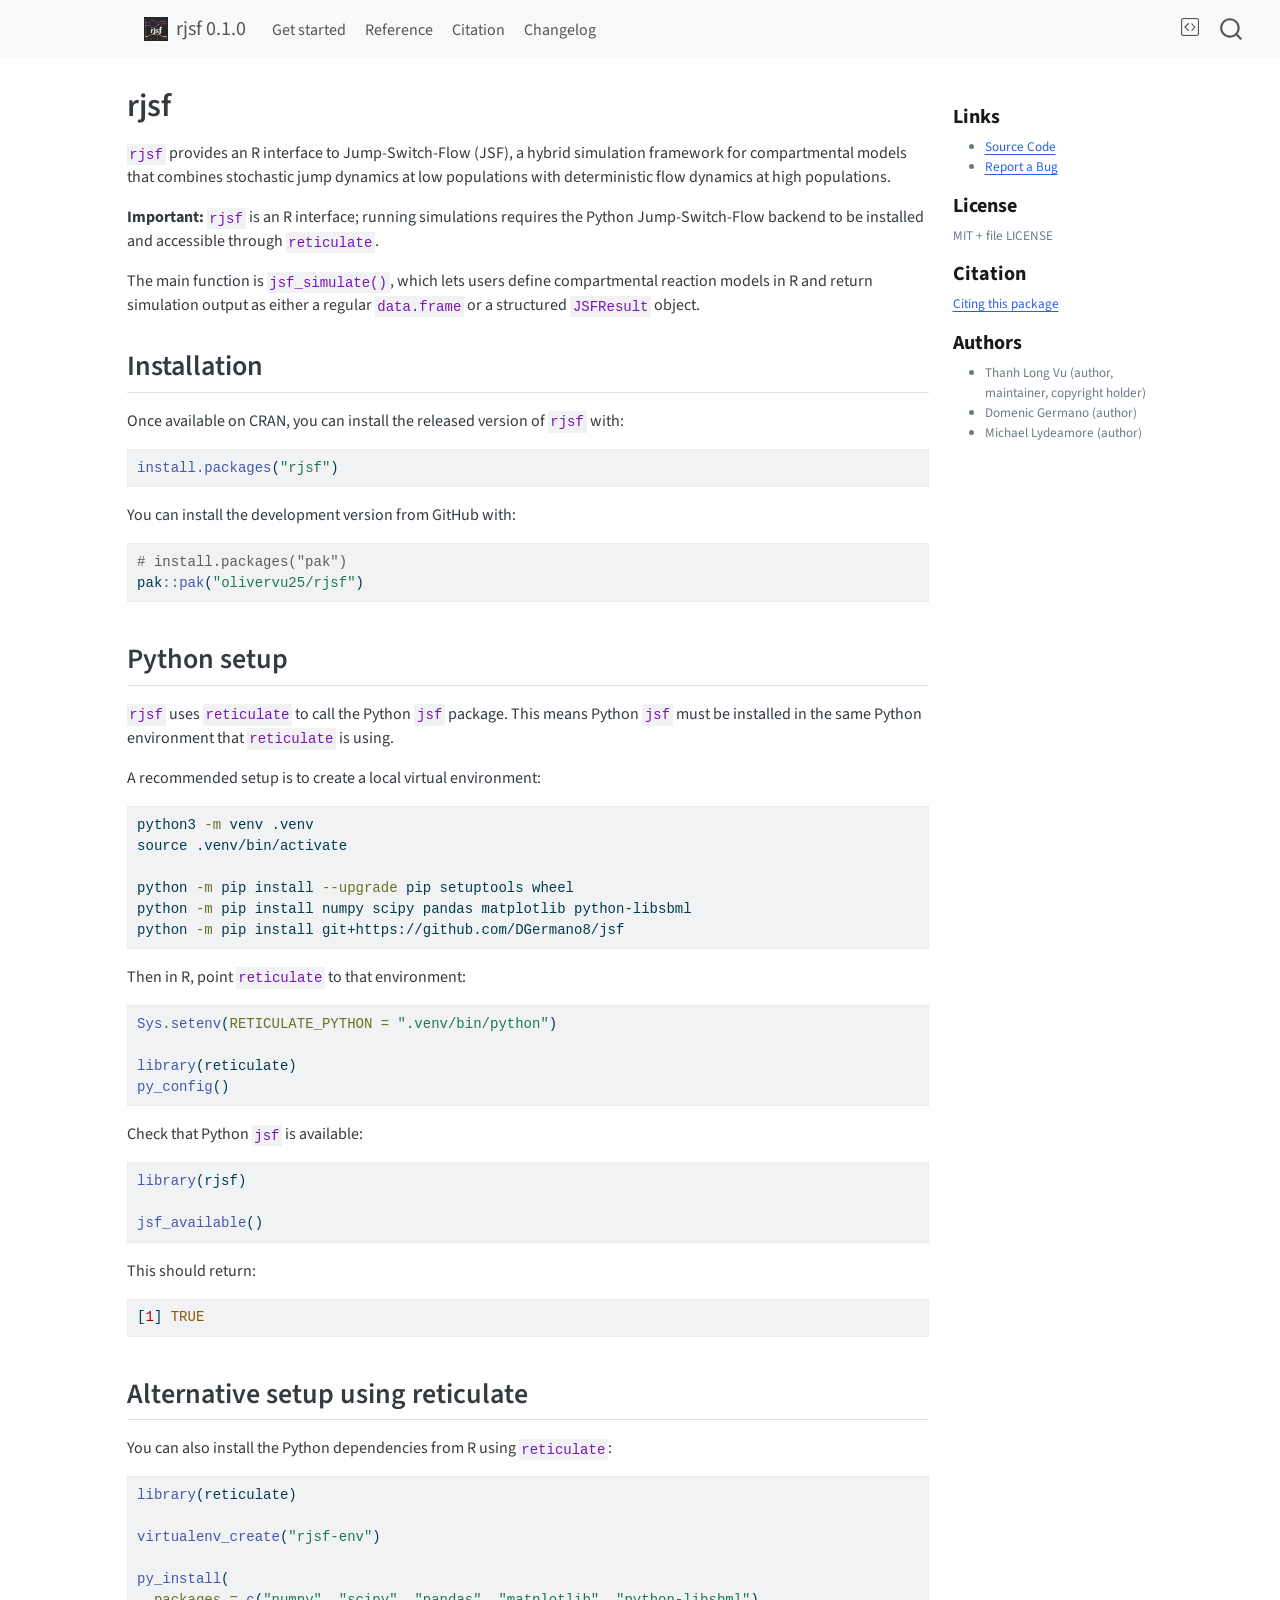
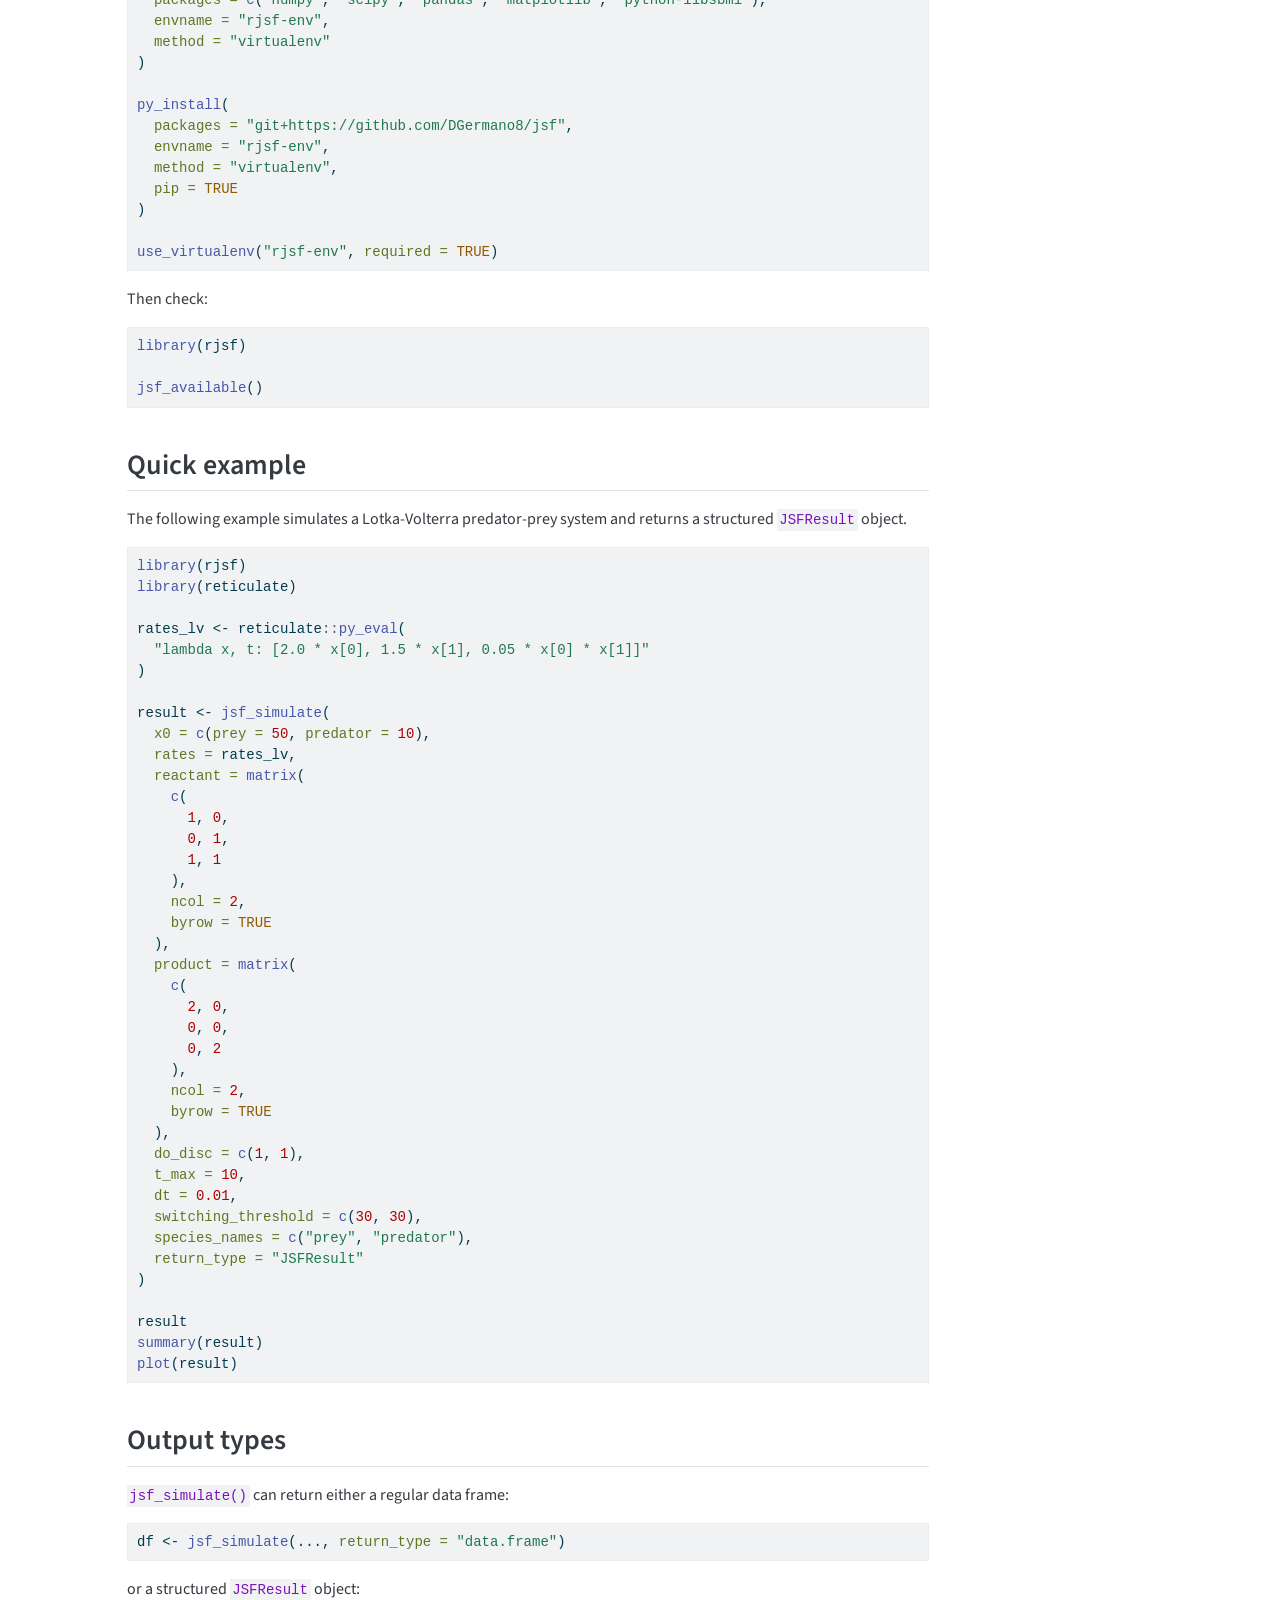
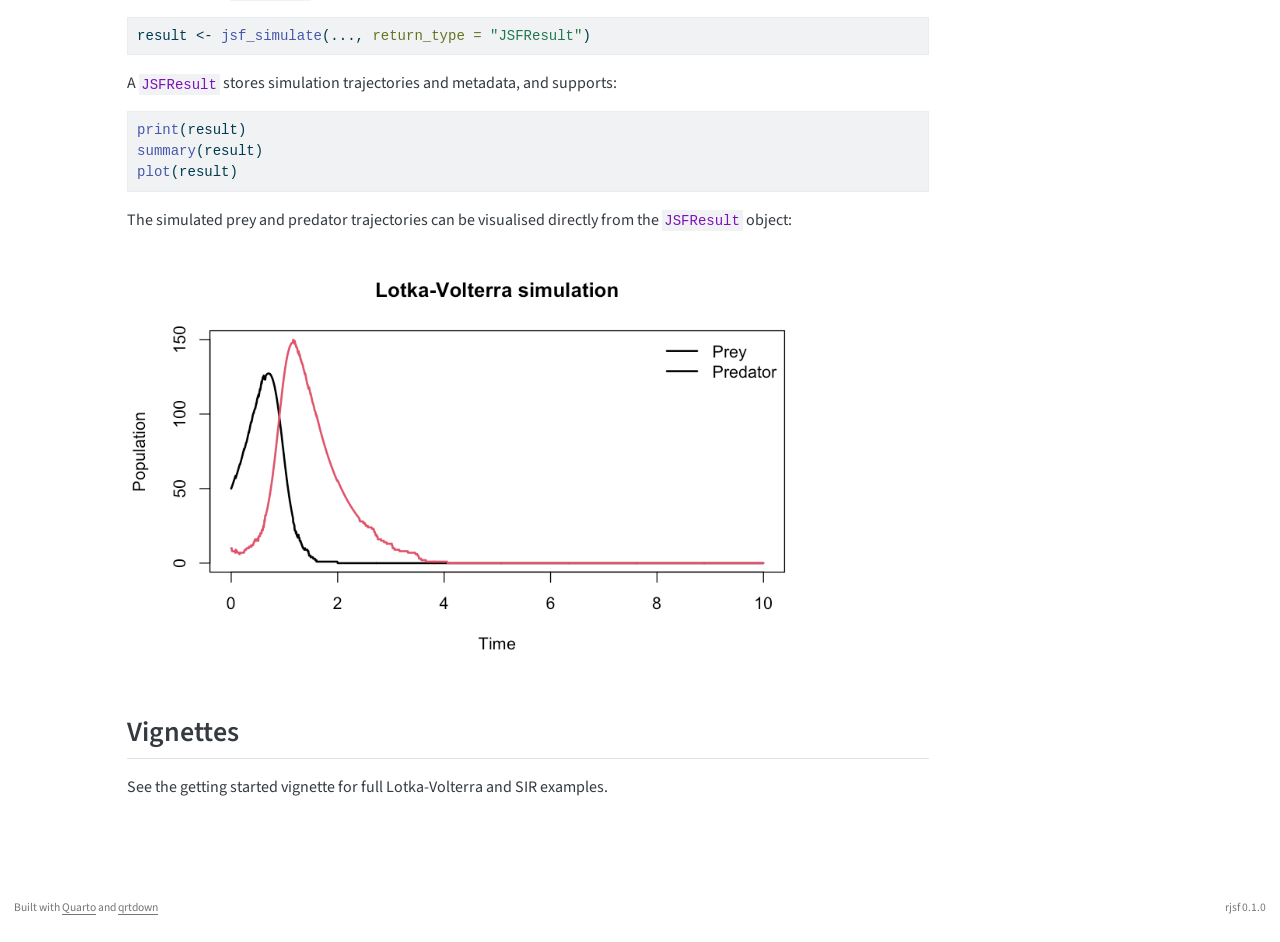
<file: index.html>
<!DOCTYPE html>
<html xmlns="http://www.w3.org/1999/xhtml" lang="en" xml:lang="en"><head>

<meta charset="utf-8">
<meta name="generator" content="quarto-1.10.18">

<meta name="viewport" content="width=device-width, initial-scale=1.0, user-scalable=yes">


<title>rjsf</title>
<style>
/* Default styles provided by pandoc.
** See https://pandoc.org/MANUAL.html#variables-for-html for config info.
*/
span.smallcaps{font-variant: small-caps;}
div.columns{display: flex; gap: 1.5em;}
div.column{flex: auto;}
@media screen {
div.columns{gap: min(4vw, 1.5em);}
div.column{overflow-x: auto;}
}
div.hanging-indent{margin-left: 1.5em; text-indent: -1.5em;}
ul.task-list{list-style: none;}
ul.task-list li input[type="checkbox"] {
  width: 0.8em;
  margin: 0 0.8em 0.2em -1em; /* quarto-specific, see https://github.com/quarto-dev/quarto-cli/issues/4556 */ 
  vertical-align: middle;
}
/* CSS for syntax highlighting */
html { -webkit-text-size-adjust: 100%; }
pre > code.sourceCode { white-space: pre; position: relative; }
pre > code.sourceCode > span { display: inline-block; line-height: 1.25; }
pre > code.sourceCode > span:empty { height: 1.2em; }
.sourceCode { overflow: visible; }
code.sourceCode > span { color: inherit; text-decoration: inherit; }
div.sourceCode { margin: 1em 0; }
pre.sourceCode { margin: 0; }
@media screen {
div.sourceCode { overflow: auto; }
}
@media print {
pre > code.sourceCode { white-space: pre-wrap; }
pre > code.sourceCode > span { text-indent: -5em; padding-left: 5em; }
}
pre.numberSource code
  { counter-reset: source-line 0; }
pre.numberSource code > span
  { position: relative; left: -4em; counter-increment: source-line; }
pre.numberSource code > span > a:first-child::before
  { content: counter(source-line);
    position: relative; left: -1em; text-align: right; vertical-align: baseline;
    border: none; display: inline-block;
    -webkit-touch-callout: none; -webkit-user-select: none;
    -khtml-user-select: none; -moz-user-select: none;
    -ms-user-select: none; user-select: none;
    padding: 0 4px; width: 4em;
  }
pre.numberSource { margin-left: 3em;  padding-left: 4px; }
div.sourceCode
  {   }
@media screen {
pre > code.sourceCode > span > a:first-child::before { text-decoration: underline; }
}
</style>


<script src="site_libs/quarto-nav/quarto-nav.js"></script>
<script src="site_libs/quarto-nav/headroom.min.js"></script>
<script src="site_libs/clipboard/clipboard.min.js"></script>
<script src="site_libs/quarto-search/autocomplete.umd.js"></script>
<script src="site_libs/quarto-search/fuse.min.js"></script>
<script src="site_libs/quarto-search/quarto-search.js"></script>
<meta name="quarto:offset" content="./">
<script src="site_libs/quarto-html/quarto.js" type="module"></script>
<script src="site_libs/quarto-html/tabsets/tabsets.js" type="module"></script>
<script src="site_libs/quarto-html/popper.min.js"></script>
<script src="site_libs/quarto-html/tippy.umd.min.js"></script>
<script src="site_libs/quarto-html/anchor.min.js"></script>
<link href="site_libs/quarto-html/tippy.css" rel="stylesheet">
<link href="site_libs/quarto-html/quarto-syntax-highlighting-64a204ab8560d761af7679ceaba22944.css" rel="stylesheet" id="quarto-text-highlighting-styles">
<script src="site_libs/bootstrap/bootstrap.min.js"></script>
<link href="site_libs/bootstrap/bootstrap-icons.css" rel="stylesheet">
<link href="site_libs/bootstrap/bootstrap-acf981daebe61435a33ed7c4a5c74380.min.css" rel="stylesheet" append-hash="true" id="quarto-bootstrap" data-mode="light">
<script id="quarto-search-options" type="application/json">{
  "location": "navbar",
  "copy-button": false,
  "collapse-after": 3,
  "panel-placement": "end",
  "type": "overlay",
  "limit": 50,
  "keyboard-shortcut": [
    "f",
    "/",
    "s"
  ],
  "show-item-context": false,
  "language": {
    "search-no-results-text": "No results",
    "search-matching-documents-text": "matching documents",
    "search-copy-link-title": "Copy link to search",
    "search-hide-matches-text": "Hide additional matches",
    "search-more-match-text": "more match in this document",
    "search-more-matches-text": "more matches in this document",
    "search-clear-button-title": "Clear",
    "search-text-placeholder": "",
    "search-detached-cancel-button-title": "Cancel",
    "search-submit-button-title": "Submit",
    "search-label": "Search"
  }
}</script>


<link rel="stylesheet" href="_qrtdown-styles.css">
</head>

<body class="nav-fixed quarto-light">

<div id="quarto-search-results"></div>
  <header id="quarto-header" class="headroom fixed-top">
    <nav class="navbar navbar-expand-lg " data-bs-theme="dark">
      <div class="navbar-container container-fluid">
      <div class="navbar-brand-container mx-auto">
    <a href="./index.html" class="navbar-brand navbar-brand-logo">
    <img src="./man/figures/logo.png" alt="" class="navbar-logo light-content">
    <img src="./man/figures/logo.png" alt="" class="navbar-logo dark-content">
    </a>
    <a class="navbar-brand" href="./index.html">
    <span class="navbar-title">rjsf 0.1.0</span>
    </a>
  </div>
            <div id="quarto-search" class="" title="Search"></div>
          <button class="navbar-toggler" type="button" data-bs-toggle="collapse" data-bs-target="#navbarCollapse" aria-controls="navbarCollapse" role="menu" aria-expanded="false" aria-label="Toggle navigation" onclick="if (window.quartoToggleHeadroom) { window.quartoToggleHeadroom(); }">
  <span class="navbar-toggler-icon"></span>
</button>
          <div class="collapse navbar-collapse" id="navbarCollapse">
            <ul class="navbar-nav navbar-nav-scroll me-auto">
  <li class="nav-item">
    <a class="nav-link" href="./vignettes/articles/getting-started.html"> 
<span class="menu-text">Get started</span></a>
  </li>  
  <li class="nav-item">
    <a class="nav-link" href="./reference.html"> 
<span class="menu-text">Reference</span></a>
  </li>  
  <li class="nav-item">
    <a class="nav-link" href="./_qrtdown/citation.html"> 
<span class="menu-text">Citation</span></a>
  </li>  
  <li class="nav-item">
    <a class="nav-link" href="./NEWS.html"> 
<span class="menu-text">Changelog</span></a>
  </li>  
</ul>
            <ul class="navbar-nav navbar-nav-scroll ms-auto">
  <li class="nav-item compact">
    <a class="nav-link" href="https://github.com/olivervu25/rjsf"> <i class="bi bi-code-square" role="img" aria-label="Source code">
</i> 
<span class="menu-text"></span></a>
  </li>  
</ul>
          </div> <!-- /navcollapse -->
            <div class="quarto-navbar-tools">
</div>
      </div> <!-- /container-fluid -->
    </nav>
</header>
<!-- content -->
<div id="quarto-content" class="quarto-container page-columns page-rows-contents page-layout-article page-navbar">
<!-- sidebar -->
<!-- margin-sidebar -->
    <div id="quarto-margin-sidebar" class="sidebar margin-sidebar zindex-bottom">
    </div>
<!-- main -->
<main class="content page-columns page-full" id="quarto-document-content">

<header id="title-block-header" class="quarto-title-block default">
<div class="quarto-title">
<h1 class="title">rjsf</h1>
</div>



<div class="quarto-title-meta">

    
  
    
  </div>
  


</header>



<!-- badges: start -->
<!-- badges: end -->
<div class="no-row-height column-margin column-container"><div class="">
<section id="links" class="level3">
<h3 class="anchored" data-anchor-id="links">Links</h3>
<ul>
<li><a href="https://olivervu25.github.io/rjsf/">Source Code</a></li>
<li><a href="https://github.com/olivervu25/rjsf/issues">Report a Bug</a></li>
</ul>
</section>
<section id="license" class="level3">
<h3 class="anchored" data-anchor-id="license">License</h3>
<p>MIT + file LICENSE</p>
</section>
<section id="citation" class="level3">
<h3 class="anchored" data-anchor-id="citation">Citation</h3>
<p><a href="./_qrtdown/citation.html">Citing this package</a></p>
</section>
<section id="authors" class="level3">
<h3 class="anchored" data-anchor-id="authors">Authors</h3>
<ul>
<li>Thanh Long Vu (author, maintainer, copyright holder)</li>
<li>Domenic Germano (author)</li>
<li>Michael Lydeamore (author)</li>
</ul>
</section>
</div></div><p><code>rjsf</code> provides an R interface to Jump-Switch-Flow (JSF), a hybrid simulation framework for compartmental models that combines stochastic jump dynamics at low populations with deterministic flow dynamics at high populations.</p>
<p><strong>Important:</strong> <code>rjsf</code> is an R interface; running simulations requires the Python Jump-Switch-Flow backend to be installed and accessible through <code>reticulate</code>.</p>
<p>The main function is <code>jsf_simulate()</code>, which lets users define compartmental reaction models in R and return simulation output as either a regular <code>data.frame</code> or a structured <code>JSFResult</code> object.</p>
<section id="installation" class="level2">
<h2 class="anchored" data-anchor-id="installation">Installation</h2>
<p>Once available on CRAN, you can install the released version of <code>rjsf</code> with:</p>
<div class="code-copy-outer-scaffold"><div class="sourceCode" id="cb1"><pre class="sourceCode r code-with-copy"><code class="sourceCode r"><span id="cb1-1"><a href="#cb1-1" aria-hidden="true" tabindex="-1"></a><span class="fu">install.packages</span>(<span class="st">"rjsf"</span>)</span></code></pre></div><button title="Copy to Clipboard" class="code-copy-button"><i class="bi"></i></button></div>
<p>You can install the development version from GitHub with:</p>
<div class="code-copy-outer-scaffold"><div class="sourceCode" id="cb2"><pre class="sourceCode r code-with-copy"><code class="sourceCode r"><span id="cb2-1"><a href="#cb2-1" aria-hidden="true" tabindex="-1"></a><span class="co"># install.packages("pak")</span></span>
<span id="cb2-2"><a href="#cb2-2" aria-hidden="true" tabindex="-1"></a>pak<span class="sc">::</span><span class="fu">pak</span>(<span class="st">"olivervu25/rjsf"</span>)</span></code></pre></div><button title="Copy to Clipboard" class="code-copy-button"><i class="bi"></i></button></div>
</section>
<section id="python-setup" class="level2">
<h2 class="anchored" data-anchor-id="python-setup">Python setup</h2>
<p><code>rjsf</code> uses <code>reticulate</code> to call the Python <code>jsf</code> package. This means Python <code>jsf</code> must be installed in the same Python environment that <code>reticulate</code> is using.</p>
<p>A recommended setup is to create a local virtual environment:</p>
<div class="code-copy-outer-scaffold"><div class="sourceCode" id="cb3"><pre class="sourceCode bash code-with-copy"><code class="sourceCode bash"><span id="cb3-1"><a href="#cb3-1" aria-hidden="true" tabindex="-1"></a><span class="ex">python3</span> <span class="at">-m</span> venv .venv</span>
<span id="cb3-2"><a href="#cb3-2" aria-hidden="true" tabindex="-1"></a><span class="bu">source</span> .venv/bin/activate</span>
<span id="cb3-3"><a href="#cb3-3" aria-hidden="true" tabindex="-1"></a></span>
<span id="cb3-4"><a href="#cb3-4" aria-hidden="true" tabindex="-1"></a><span class="ex">python</span> <span class="at">-m</span> pip install <span class="at">--upgrade</span> pip setuptools wheel</span>
<span id="cb3-5"><a href="#cb3-5" aria-hidden="true" tabindex="-1"></a><span class="ex">python</span> <span class="at">-m</span> pip install numpy scipy pandas matplotlib python-libsbml</span>
<span id="cb3-6"><a href="#cb3-6" aria-hidden="true" tabindex="-1"></a><span class="ex">python</span> <span class="at">-m</span> pip install git+https://github.com/DGermano8/jsf</span></code></pre></div><button title="Copy to Clipboard" class="code-copy-button"><i class="bi"></i></button></div>
<p>Then in R, point <code>reticulate</code> to that environment:</p>
<div class="code-copy-outer-scaffold"><div class="sourceCode" id="cb4"><pre class="sourceCode r code-with-copy"><code class="sourceCode r"><span id="cb4-1"><a href="#cb4-1" aria-hidden="true" tabindex="-1"></a><span class="fu">Sys.setenv</span>(<span class="at">RETICULATE_PYTHON =</span> <span class="st">".venv/bin/python"</span>)</span>
<span id="cb4-2"><a href="#cb4-2" aria-hidden="true" tabindex="-1"></a></span>
<span id="cb4-3"><a href="#cb4-3" aria-hidden="true" tabindex="-1"></a><span class="fu">library</span>(reticulate)</span>
<span id="cb4-4"><a href="#cb4-4" aria-hidden="true" tabindex="-1"></a><span class="fu">py_config</span>()</span></code></pre></div><button title="Copy to Clipboard" class="code-copy-button"><i class="bi"></i></button></div>
<p>Check that Python <code>jsf</code> is available:</p>
<div class="code-copy-outer-scaffold"><div class="sourceCode" id="cb5"><pre class="sourceCode r code-with-copy"><code class="sourceCode r"><span id="cb5-1"><a href="#cb5-1" aria-hidden="true" tabindex="-1"></a><span class="fu">library</span>(rjsf)</span>
<span id="cb5-2"><a href="#cb5-2" aria-hidden="true" tabindex="-1"></a></span>
<span id="cb5-3"><a href="#cb5-3" aria-hidden="true" tabindex="-1"></a><span class="fu">jsf_available</span>()</span></code></pre></div><button title="Copy to Clipboard" class="code-copy-button"><i class="bi"></i></button></div>
<p>This should return:</p>
<div class="code-copy-outer-scaffold"><div class="sourceCode" id="cb6"><pre class="sourceCode r code-with-copy"><code class="sourceCode r"><span id="cb6-1"><a href="#cb6-1" aria-hidden="true" tabindex="-1"></a>[<span class="dv">1</span>] <span class="cn">TRUE</span></span></code></pre></div><button title="Copy to Clipboard" class="code-copy-button"><i class="bi"></i></button></div>
</section>
<section id="alternative-setup-using-reticulate" class="level2">
<h2 class="anchored" data-anchor-id="alternative-setup-using-reticulate">Alternative setup using reticulate</h2>
<p>You can also install the Python dependencies from R using <code>reticulate</code>:</p>
<div class="code-copy-outer-scaffold"><div class="sourceCode" id="cb7"><pre class="sourceCode r code-with-copy"><code class="sourceCode r"><span id="cb7-1"><a href="#cb7-1" aria-hidden="true" tabindex="-1"></a><span class="fu">library</span>(reticulate)</span>
<span id="cb7-2"><a href="#cb7-2" aria-hidden="true" tabindex="-1"></a></span>
<span id="cb7-3"><a href="#cb7-3" aria-hidden="true" tabindex="-1"></a><span class="fu">virtualenv_create</span>(<span class="st">"rjsf-env"</span>)</span>
<span id="cb7-4"><a href="#cb7-4" aria-hidden="true" tabindex="-1"></a></span>
<span id="cb7-5"><a href="#cb7-5" aria-hidden="true" tabindex="-1"></a><span class="fu">py_install</span>(</span>
<span id="cb7-6"><a href="#cb7-6" aria-hidden="true" tabindex="-1"></a>  <span class="at">packages =</span> <span class="fu">c</span>(<span class="st">"numpy"</span>, <span class="st">"scipy"</span>, <span class="st">"pandas"</span>, <span class="st">"matplotlib"</span>, <span class="st">"python-libsbml"</span>),</span>
<span id="cb7-7"><a href="#cb7-7" aria-hidden="true" tabindex="-1"></a>  <span class="at">envname =</span> <span class="st">"rjsf-env"</span>,</span>
<span id="cb7-8"><a href="#cb7-8" aria-hidden="true" tabindex="-1"></a>  <span class="at">method =</span> <span class="st">"virtualenv"</span></span>
<span id="cb7-9"><a href="#cb7-9" aria-hidden="true" tabindex="-1"></a>)</span>
<span id="cb7-10"><a href="#cb7-10" aria-hidden="true" tabindex="-1"></a></span>
<span id="cb7-11"><a href="#cb7-11" aria-hidden="true" tabindex="-1"></a><span class="fu">py_install</span>(</span>
<span id="cb7-12"><a href="#cb7-12" aria-hidden="true" tabindex="-1"></a>  <span class="at">packages =</span> <span class="st">"git+https://github.com/DGermano8/jsf"</span>,</span>
<span id="cb7-13"><a href="#cb7-13" aria-hidden="true" tabindex="-1"></a>  <span class="at">envname =</span> <span class="st">"rjsf-env"</span>,</span>
<span id="cb7-14"><a href="#cb7-14" aria-hidden="true" tabindex="-1"></a>  <span class="at">method =</span> <span class="st">"virtualenv"</span>,</span>
<span id="cb7-15"><a href="#cb7-15" aria-hidden="true" tabindex="-1"></a>  <span class="at">pip =</span> <span class="cn">TRUE</span></span>
<span id="cb7-16"><a href="#cb7-16" aria-hidden="true" tabindex="-1"></a>)</span>
<span id="cb7-17"><a href="#cb7-17" aria-hidden="true" tabindex="-1"></a></span>
<span id="cb7-18"><a href="#cb7-18" aria-hidden="true" tabindex="-1"></a><span class="fu">use_virtualenv</span>(<span class="st">"rjsf-env"</span>, <span class="at">required =</span> <span class="cn">TRUE</span>)</span></code></pre></div><button title="Copy to Clipboard" class="code-copy-button"><i class="bi"></i></button></div>
<p>Then check:</p>
<div class="code-copy-outer-scaffold"><div class="sourceCode" id="cb8"><pre class="sourceCode r code-with-copy"><code class="sourceCode r"><span id="cb8-1"><a href="#cb8-1" aria-hidden="true" tabindex="-1"></a><span class="fu">library</span>(rjsf)</span>
<span id="cb8-2"><a href="#cb8-2" aria-hidden="true" tabindex="-1"></a></span>
<span id="cb8-3"><a href="#cb8-3" aria-hidden="true" tabindex="-1"></a><span class="fu">jsf_available</span>()</span></code></pre></div><button title="Copy to Clipboard" class="code-copy-button"><i class="bi"></i></button></div>
</section>
<section id="quick-example" class="level2">
<h2 class="anchored" data-anchor-id="quick-example">Quick example</h2>
<p>The following example simulates a Lotka-Volterra predator-prey system and returns a structured <code>JSFResult</code> object.</p>
<div class="code-copy-outer-scaffold"><div class="sourceCode" id="cb9"><pre class="sourceCode r code-with-copy"><code class="sourceCode r"><span id="cb9-1"><a href="#cb9-1" aria-hidden="true" tabindex="-1"></a><span class="fu">library</span>(rjsf)</span>
<span id="cb9-2"><a href="#cb9-2" aria-hidden="true" tabindex="-1"></a><span class="fu">library</span>(reticulate)</span>
<span id="cb9-3"><a href="#cb9-3" aria-hidden="true" tabindex="-1"></a></span>
<span id="cb9-4"><a href="#cb9-4" aria-hidden="true" tabindex="-1"></a>rates_lv <span class="ot">&lt;-</span> reticulate<span class="sc">::</span><span class="fu">py_eval</span>(</span>
<span id="cb9-5"><a href="#cb9-5" aria-hidden="true" tabindex="-1"></a>  <span class="st">"lambda x, t: [2.0 * x[0], 1.5 * x[1], 0.05 * x[0] * x[1]]"</span></span>
<span id="cb9-6"><a href="#cb9-6" aria-hidden="true" tabindex="-1"></a>)</span>
<span id="cb9-7"><a href="#cb9-7" aria-hidden="true" tabindex="-1"></a></span>
<span id="cb9-8"><a href="#cb9-8" aria-hidden="true" tabindex="-1"></a>result <span class="ot">&lt;-</span> <span class="fu">jsf_simulate</span>(</span>
<span id="cb9-9"><a href="#cb9-9" aria-hidden="true" tabindex="-1"></a>  <span class="at">x0 =</span> <span class="fu">c</span>(<span class="at">prey =</span> <span class="dv">50</span>, <span class="at">predator =</span> <span class="dv">10</span>),</span>
<span id="cb9-10"><a href="#cb9-10" aria-hidden="true" tabindex="-1"></a>  <span class="at">rates =</span> rates_lv,</span>
<span id="cb9-11"><a href="#cb9-11" aria-hidden="true" tabindex="-1"></a>  <span class="at">reactant =</span> <span class="fu">matrix</span>(</span>
<span id="cb9-12"><a href="#cb9-12" aria-hidden="true" tabindex="-1"></a>    <span class="fu">c</span>(</span>
<span id="cb9-13"><a href="#cb9-13" aria-hidden="true" tabindex="-1"></a>      <span class="dv">1</span>, <span class="dv">0</span>,</span>
<span id="cb9-14"><a href="#cb9-14" aria-hidden="true" tabindex="-1"></a>      <span class="dv">0</span>, <span class="dv">1</span>,</span>
<span id="cb9-15"><a href="#cb9-15" aria-hidden="true" tabindex="-1"></a>      <span class="dv">1</span>, <span class="dv">1</span></span>
<span id="cb9-16"><a href="#cb9-16" aria-hidden="true" tabindex="-1"></a>    ),</span>
<span id="cb9-17"><a href="#cb9-17" aria-hidden="true" tabindex="-1"></a>    <span class="at">ncol =</span> <span class="dv">2</span>,</span>
<span id="cb9-18"><a href="#cb9-18" aria-hidden="true" tabindex="-1"></a>    <span class="at">byrow =</span> <span class="cn">TRUE</span></span>
<span id="cb9-19"><a href="#cb9-19" aria-hidden="true" tabindex="-1"></a>  ),</span>
<span id="cb9-20"><a href="#cb9-20" aria-hidden="true" tabindex="-1"></a>  <span class="at">product =</span> <span class="fu">matrix</span>(</span>
<span id="cb9-21"><a href="#cb9-21" aria-hidden="true" tabindex="-1"></a>    <span class="fu">c</span>(</span>
<span id="cb9-22"><a href="#cb9-22" aria-hidden="true" tabindex="-1"></a>      <span class="dv">2</span>, <span class="dv">0</span>,</span>
<span id="cb9-23"><a href="#cb9-23" aria-hidden="true" tabindex="-1"></a>      <span class="dv">0</span>, <span class="dv">0</span>,</span>
<span id="cb9-24"><a href="#cb9-24" aria-hidden="true" tabindex="-1"></a>      <span class="dv">0</span>, <span class="dv">2</span></span>
<span id="cb9-25"><a href="#cb9-25" aria-hidden="true" tabindex="-1"></a>    ),</span>
<span id="cb9-26"><a href="#cb9-26" aria-hidden="true" tabindex="-1"></a>    <span class="at">ncol =</span> <span class="dv">2</span>,</span>
<span id="cb9-27"><a href="#cb9-27" aria-hidden="true" tabindex="-1"></a>    <span class="at">byrow =</span> <span class="cn">TRUE</span></span>
<span id="cb9-28"><a href="#cb9-28" aria-hidden="true" tabindex="-1"></a>  ),</span>
<span id="cb9-29"><a href="#cb9-29" aria-hidden="true" tabindex="-1"></a>  <span class="at">do_disc =</span> <span class="fu">c</span>(<span class="dv">1</span>, <span class="dv">1</span>),</span>
<span id="cb9-30"><a href="#cb9-30" aria-hidden="true" tabindex="-1"></a>  <span class="at">t_max =</span> <span class="dv">10</span>,</span>
<span id="cb9-31"><a href="#cb9-31" aria-hidden="true" tabindex="-1"></a>  <span class="at">dt =</span> <span class="fl">0.01</span>,</span>
<span id="cb9-32"><a href="#cb9-32" aria-hidden="true" tabindex="-1"></a>  <span class="at">switching_threshold =</span> <span class="fu">c</span>(<span class="dv">30</span>, <span class="dv">30</span>),</span>
<span id="cb9-33"><a href="#cb9-33" aria-hidden="true" tabindex="-1"></a>  <span class="at">species_names =</span> <span class="fu">c</span>(<span class="st">"prey"</span>, <span class="st">"predator"</span>),</span>
<span id="cb9-34"><a href="#cb9-34" aria-hidden="true" tabindex="-1"></a>  <span class="at">return_type =</span> <span class="st">"JSFResult"</span></span>
<span id="cb9-35"><a href="#cb9-35" aria-hidden="true" tabindex="-1"></a>)</span>
<span id="cb9-36"><a href="#cb9-36" aria-hidden="true" tabindex="-1"></a></span>
<span id="cb9-37"><a href="#cb9-37" aria-hidden="true" tabindex="-1"></a>result</span>
<span id="cb9-38"><a href="#cb9-38" aria-hidden="true" tabindex="-1"></a><span class="fu">summary</span>(result)</span>
<span id="cb9-39"><a href="#cb9-39" aria-hidden="true" tabindex="-1"></a><span class="fu">plot</span>(result)</span></code></pre></div><button title="Copy to Clipboard" class="code-copy-button"><i class="bi"></i></button></div>
</section>
<section id="output-types" class="level2">
<h2 class="anchored" data-anchor-id="output-types">Output types</h2>
<p><code>jsf_simulate()</code> can return either a regular data frame:</p>
<div class="code-copy-outer-scaffold"><div class="sourceCode" id="cb10"><pre class="sourceCode r code-with-copy"><code class="sourceCode r"><span id="cb10-1"><a href="#cb10-1" aria-hidden="true" tabindex="-1"></a>df <span class="ot">&lt;-</span> <span class="fu">jsf_simulate</span>(..., <span class="at">return_type =</span> <span class="st">"data.frame"</span>)</span></code></pre></div><button title="Copy to Clipboard" class="code-copy-button"><i class="bi"></i></button></div>
<p>or a structured <code>JSFResult</code> object:</p>
<div class="code-copy-outer-scaffold"><div class="sourceCode" id="cb11"><pre class="sourceCode r code-with-copy"><code class="sourceCode r"><span id="cb11-1"><a href="#cb11-1" aria-hidden="true" tabindex="-1"></a>result <span class="ot">&lt;-</span> <span class="fu">jsf_simulate</span>(..., <span class="at">return_type =</span> <span class="st">"JSFResult"</span>)</span></code></pre></div><button title="Copy to Clipboard" class="code-copy-button"><i class="bi"></i></button></div>
<p>A <code>JSFResult</code> stores simulation trajectories and metadata, and supports:</p>
<div class="code-copy-outer-scaffold"><div class="sourceCode" id="cb12"><pre class="sourceCode r code-with-copy"><code class="sourceCode r"><span id="cb12-1"><a href="#cb12-1" aria-hidden="true" tabindex="-1"></a><span class="fu">print</span>(result)</span>
<span id="cb12-2"><a href="#cb12-2" aria-hidden="true" tabindex="-1"></a><span class="fu">summary</span>(result)</span>
<span id="cb12-3"><a href="#cb12-3" aria-hidden="true" tabindex="-1"></a><span class="fu">plot</span>(result)</span></code></pre></div><button title="Copy to Clipboard" class="code-copy-button"><i class="bi"></i></button></div>
<p>The simulated prey and predator trajectories can be visualised directly from the <code>JSFResult</code> object:</p>
<p><img src="man/figures/lotka-volterra-example.png" class="img-fluid" alt="Lotka-Volterra prey and predator trajectories generated with rjsf" width="700"></p>
</section>
<section id="vignettes" class="level2">
<h2 class="anchored" data-anchor-id="vignettes">Vignettes</h2>
<p>See the getting started vignette for full Lotka-Volterra and SIR examples.</p>


</section>

</main> <!-- /main -->
<script id="quarto-html-after-body" type="application/javascript">
  window.document.addEventListener("DOMContentLoaded", function (event) {
    const icon = "";
    const anchorJS = new window.AnchorJS();
    anchorJS.options = {
      placement: 'right',
      icon: icon
    };
    anchorJS.add('.anchored');
    const isCodeAnnotation = (el) => {
      for (const clz of el.classList) {
        if (clz.startsWith('code-annotation-')) {                     
          return true;
        }
      }
      return false;
    }
    const onCopySuccess = function(e) {
      // button target
      const button = e.trigger;
      // don't keep focus
      button.blur();
      // flash "checked"
      button.classList.add('code-copy-button-checked');
      var currentTitle = button.getAttribute("title");
      button.setAttribute("title", "Copied!");
      let tooltip;
      if (window.bootstrap) {
        button.setAttribute("data-bs-toggle", "tooltip");
        button.setAttribute("data-bs-placement", "left");
        button.setAttribute("data-bs-title", "Copied!");
        tooltip = new bootstrap.Tooltip(button, 
          { trigger: "manual", 
            customClass: "code-copy-button-tooltip",
            offset: [0, -8]});
        tooltip.show();    
      }
      setTimeout(function() {
        if (tooltip) {
          tooltip.hide();
          button.removeAttribute("data-bs-title");
          button.removeAttribute("data-bs-toggle");
          button.removeAttribute("data-bs-placement");
        }
        button.setAttribute("title", currentTitle);
        button.classList.remove('code-copy-button-checked');
      }, 1000);
      // clear code selection
      e.clearSelection();
    }
    const getTextToCopy = function(trigger) {
      const outerScaffold = trigger.parentElement.cloneNode(true);
      const codeEl = outerScaffold.querySelector('code');
      for (const childEl of codeEl.children) {
        if (isCodeAnnotation(childEl)) {
          childEl.remove();
        }
      }
      return codeEl.innerText;
    }
    const clipboard = new window.ClipboardJS('.code-copy-button:not([data-in-quarto-modal])', {
      text: getTextToCopy
    });
    clipboard.on('success', onCopySuccess);
    if (window.document.getElementById('quarto-embedded-source-code-modal')) {
      const clipboardModal = new window.ClipboardJS('.code-copy-button[data-in-quarto-modal]', {
        text: getTextToCopy,
        container: window.document.getElementById('quarto-embedded-source-code-modal')
      });
      clipboardModal.on('success', onCopySuccess);
    }
      var localhostRegex = new RegExp(/^(?:http|https):\/\/localhost\:?[0-9]*\//);
      var mailtoRegex = new RegExp(/^mailto:/);
        var filterRegex = new RegExp('/' + window.location.host + '/');
      var isInternal = (href) => {
          return filterRegex.test(href) || localhostRegex.test(href) || mailtoRegex.test(href);
      }
      // Inspect non-navigation links and adorn them if external
     var links = window.document.querySelectorAll('a[href]:not(.nav-link):not(.navbar-brand):not(.toc-action):not(.sidebar-link):not(.sidebar-item-toggle):not(.pagination-link):not(.no-external):not([aria-hidden]):not(.dropdown-item):not(.quarto-navigation-tool):not(.about-link)');
      for (var i=0; i<links.length; i++) {
        const link = links[i];
        if (!isInternal(link.href)) {
          // undo the damage that might have been done by quarto-nav.js in the case of
          // links that we want to consider external
          if (link.dataset.originalHref !== undefined) {
            link.href = link.dataset.originalHref;
          }
        }
      }
    function tippyHover(el, contentFn, onTriggerFn, onUntriggerFn) {
      const config = {
        allowHTML: true,
        maxWidth: 500,
        delay: 100,
        arrow: false,
        appendTo: function(el) {
            return el.parentElement;
        },
        interactive: true,
        interactiveBorder: 10,
        theme: 'quarto',
        placement: 'bottom-start',
      };
      if (contentFn) {
        config.content = contentFn;
      }
      if (onTriggerFn) {
        config.onTrigger = onTriggerFn;
      }
      if (onUntriggerFn) {
        config.onUntrigger = onUntriggerFn;
      }
      window.tippy(el, config); 
    }
    const noterefs = window.document.querySelectorAll('a[role="doc-noteref"]');
    for (var i=0; i<noterefs.length; i++) {
      const ref = noterefs[i];
      tippyHover(ref, function() {
        // use id or data attribute instead here
        let href = ref.getAttribute('data-footnote-href') || ref.getAttribute('href');
        try { href = new URL(href).hash; } catch {}
        const id = href.replace(/^#\/?/, "");
        const note = window.document.getElementById(id);
        if (note) {
          return note.innerHTML;
        } else {
          return "";
        }
      });
    }
    const xrefs = window.document.querySelectorAll('a.quarto-xref');
    const processXRef = (id, note) => {
      // Strip column container classes
      const stripColumnClz = (el) => {
        el.classList.remove("page-full", "page-columns");
        if (el.children) {
          for (const child of el.children) {
            stripColumnClz(child);
          }
        }
      }
      stripColumnClz(note)
      if (id === null || id.startsWith('sec-')) {
        // Special case sections, only their first couple elements
        const container = document.createElement("div");
        if (note.children && note.children.length > 2) {
          container.appendChild(note.children[0].cloneNode(true));
          for (let i = 1; i < note.children.length; i++) {
            const child = note.children[i];
            if (child.tagName === "P" && child.innerText === "") {
              continue;
            } else {
              container.appendChild(child.cloneNode(true));
              break;
            }
          }
          if (window.Quarto?.typesetMath) {
            window.Quarto.typesetMath(container);
          }
          return container.innerHTML
        } else {
          if (window.Quarto?.typesetMath) {
            window.Quarto.typesetMath(note);
          }
          return note.innerHTML;
        }
      } else {
        // Remove any anchor links if they are present
        const anchorLink = note.querySelector('a.anchorjs-link');
        if (anchorLink) {
          anchorLink.remove();
        }
        if (window.Quarto?.typesetMath) {
          window.Quarto.typesetMath(note);
        }
        if (note.classList.contains("callout")) {
          return note.outerHTML;
        } else {
          return note.innerHTML;
        }
      }
    }
    for (var i=0; i<xrefs.length; i++) {
      const xref = xrefs[i];
      tippyHover(xref, undefined, function(instance) {
        instance.disable();
        let url = xref.getAttribute('href');
        let hash = undefined; 
        if (url.startsWith('#')) {
          hash = url;
        } else {
          try { hash = new URL(url).hash; } catch {}
        }
        if (hash) {
          const id = hash.replace(/^#\/?/, "");
          const note = window.document.getElementById(id);
          if (note !== null) {
            try {
              const html = processXRef(id, note.cloneNode(true));
              instance.setContent(html);
            } finally {
              instance.enable();
              instance.show();
            }
          } else {
            // See if we can fetch this
            fetch(url.split('#')[0])
            .then(res => res.text())
            .then(html => {
              const parser = new DOMParser();
              const htmlDoc = parser.parseFromString(html, "text/html");
              const note = htmlDoc.getElementById(id);
              if (note !== null) {
                const html = processXRef(id, note);
                instance.setContent(html);
              } 
            }).finally(() => {
              instance.enable();
              instance.show();
            });
          }
        } else {
          // See if we can fetch a full url (with no hash to target)
          // This is a special case and we should probably do some content thinning / targeting
          fetch(url)
          .then(res => res.text())
          .then(html => {
            const parser = new DOMParser();
            const htmlDoc = parser.parseFromString(html, "text/html");
            const note = htmlDoc.querySelector('main.content');
            if (note !== null) {
              // This should only happen for chapter cross references
              // (since there is no id in the URL)
              // remove the first header
              if (note.children.length > 0 && note.children[0].tagName === "HEADER") {
                note.children[0].remove();
              }
              const html = processXRef(null, note);
              instance.setContent(html);
            } 
          }).finally(() => {
            instance.enable();
            instance.show();
          });
        }
      }, function(instance) {
      });
    }
        let selectedAnnoteEl;
        const selectorForAnnotation = ( cell, annotation) => {
          let cellAttr = 'data-code-cell="' + cell + '"';
          let lineAttr = 'data-code-annotation="' +  annotation + '"';
          const selector = 'span[' + cellAttr + '][' + lineAttr + ']';
          return selector;
        }
        const selectCodeLines = (annoteEl) => {
          const doc = window.document;
          const targetCell = annoteEl.getAttribute("data-target-cell");
          const targetAnnotation = annoteEl.getAttribute("data-target-annotation");
          const annoteSpan = window.document.querySelector(selectorForAnnotation(targetCell, targetAnnotation));
          const lines = annoteSpan.getAttribute("data-code-lines").split(",");
          const lineIds = lines.map((line) => {
            return targetCell + "-" + line;
          })
          let top = null;
          let height = null;
          let parent = null;
          if (lineIds.length > 0) {
              //compute the position of the single el (top and bottom and make a div)
              const el = window.document.getElementById(lineIds[0]);
              top = el.offsetTop;
              height = el.offsetHeight;
              parent = el.parentElement.parentElement;
            if (lineIds.length > 1) {
              const lastEl = window.document.getElementById(lineIds[lineIds.length - 1]);
              const bottom = lastEl.offsetTop + lastEl.offsetHeight;
              height = bottom - top;
            }
            if (top !== null && height !== null && parent !== null) {
              // cook up a div (if necessary) and position it 
              let div = window.document.getElementById("code-annotation-line-highlight");
              if (div === null) {
                div = window.document.createElement("div");
                div.setAttribute("id", "code-annotation-line-highlight");
                div.style.position = 'absolute';
                parent.appendChild(div);
              }
              div.style.top = top - 2 + "px";
              div.style.height = height + 4 + "px";
              div.style.left = 0;
              let gutterDiv = window.document.getElementById("code-annotation-line-highlight-gutter");
              if (gutterDiv === null) {
                gutterDiv = window.document.createElement("div");
                gutterDiv.setAttribute("id", "code-annotation-line-highlight-gutter");
                gutterDiv.style.position = 'absolute';
                const codeCell = window.document.getElementById(targetCell);
                const gutter = codeCell.querySelector('.code-annotation-gutter');
                gutter.appendChild(gutterDiv);
              }
              gutterDiv.style.top = top - 2 + "px";
              gutterDiv.style.height = height + 4 + "px";
            }
            selectedAnnoteEl = annoteEl;
          }
        };
        const unselectCodeLines = () => {
          const elementsIds = ["code-annotation-line-highlight", "code-annotation-line-highlight-gutter"];
          elementsIds.forEach((elId) => {
            const div = window.document.getElementById(elId);
            if (div) {
              div.remove();
            }
          });
          selectedAnnoteEl = undefined;
        };
          // Handle positioning of the toggle
      window.addEventListener(
        "resize",
        throttle(() => {
          elRect = undefined;
          if (selectedAnnoteEl) {
            selectCodeLines(selectedAnnoteEl);
          }
        }, 10)
      );
      function throttle(fn, ms) {
      let throttle = false;
      let timer;
        return (...args) => {
          if(!throttle) { // first call gets through
              fn.apply(this, args);
              throttle = true;
          } else { // all the others get throttled
              if(timer) clearTimeout(timer); // cancel #2
              timer = setTimeout(() => {
                fn.apply(this, args);
                timer = throttle = false;
              }, ms);
          }
        };
      }
        // Attach click handler to the DT
        const annoteDls = window.document.querySelectorAll('dt[data-target-cell]');
        for (const annoteDlNode of annoteDls) {
          annoteDlNode.addEventListener('click', (event) => {
            const clickedEl = event.target;
            if (clickedEl !== selectedAnnoteEl) {
              unselectCodeLines();
              const activeEl = window.document.querySelector('dt[data-target-cell].code-annotation-active');
              if (activeEl) {
                activeEl.classList.remove('code-annotation-active');
              }
              selectCodeLines(clickedEl);
              clickedEl.classList.add('code-annotation-active');
            } else {
              // Unselect the line
              unselectCodeLines();
              clickedEl.classList.remove('code-annotation-active');
            }
          });
        }
    const findCites = (el) => {
      const parentEl = el.parentElement;
      if (parentEl) {
        const cites = parentEl.dataset.cites;
        if (cites) {
          return {
            el,
            cites: cites.split(' ')
          };
        } else {
          return findCites(el.parentElement)
        }
      } else {
        return undefined;
      }
    };
    var bibliorefs = window.document.querySelectorAll('a[role="doc-biblioref"]');
    for (var i=0; i<bibliorefs.length; i++) {
      const ref = bibliorefs[i];
      const citeInfo = findCites(ref);
      if (citeInfo) {
        tippyHover(citeInfo.el, function() {
          var popup = window.document.createElement('div');
          citeInfo.cites.forEach(function(cite) {
            var citeDiv = window.document.createElement('div');
            citeDiv.classList.add('hanging-indent');
            citeDiv.classList.add('csl-entry');
            var biblioDiv = window.document.getElementById('ref-' + cite);
            if (biblioDiv) {
              citeDiv.innerHTML = biblioDiv.innerHTML;
            }
            popup.appendChild(citeDiv);
          });
          return popup.innerHTML;
        });
      }
    }
  });
  </script>
</div> <!-- /content -->
<footer class="footer">
  <div class="nav-footer">
    <div class="nav-footer-left">
<p>Built with <a href="https://quarto.org/">Quarto</a> and <a href="https://codeberg.org/usrbinr/qrtdown">qrtdown</a></p>
</div>   
    <div class="nav-footer-center">
      &nbsp;
    </div>
    <div class="nav-footer-right">
<p>rjsf 0.1.0</p>
</div>
  </div>
</footer>




</body></html>
</file>
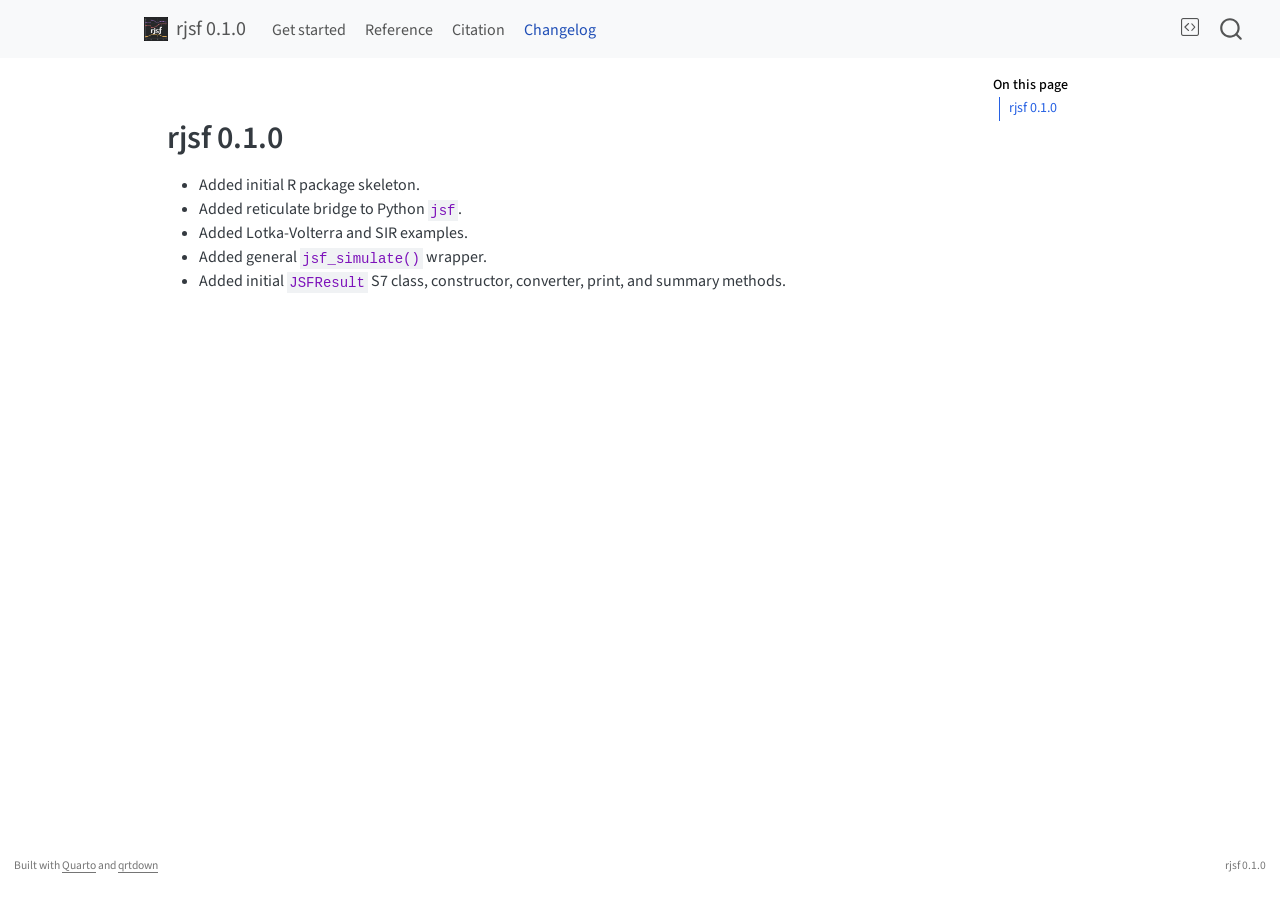
<file: NEWS.html>
<!DOCTYPE html>
<html xmlns="http://www.w3.org/1999/xhtml" lang="en" xml:lang="en"><head>

<meta charset="utf-8">
<meta name="generator" content="quarto-1.10.18">

<meta name="viewport" content="width=device-width, initial-scale=1.0, user-scalable=yes">


<title>news – rjsf</title>
<style>
/* Default styles provided by pandoc.
** See https://pandoc.org/MANUAL.html#variables-for-html for config info.
*/
span.smallcaps{font-variant: small-caps;}
div.columns{display: flex; gap: 1.5em;}
div.column{flex: auto;}
@media screen {
div.columns{gap: min(4vw, 1.5em);}
div.column{overflow-x: auto;}
}
div.hanging-indent{margin-left: 1.5em; text-indent: -1.5em;}
ul.task-list{list-style: none;}
ul.task-list li input[type="checkbox"] {
  width: 0.8em;
  margin: 0 0.8em 0.2em -1em; /* quarto-specific, see https://github.com/quarto-dev/quarto-cli/issues/4556 */ 
  vertical-align: middle;
}
</style>


<script src="site_libs/quarto-nav/quarto-nav.js"></script>
<script src="site_libs/quarto-nav/headroom.min.js"></script>
<script src="site_libs/clipboard/clipboard.min.js"></script>
<script src="site_libs/quarto-search/autocomplete.umd.js"></script>
<script src="site_libs/quarto-search/fuse.min.js"></script>
<script src="site_libs/quarto-search/quarto-search.js"></script>
<meta name="quarto:offset" content="./">
<script src="site_libs/quarto-html/quarto.js" type="module"></script>
<script src="site_libs/quarto-html/tabsets/tabsets.js" type="module"></script>
<script src="site_libs/quarto-html/popper.min.js"></script>
<script src="site_libs/quarto-html/tippy.umd.min.js"></script>
<script src="site_libs/quarto-html/anchor.min.js"></script>
<link href="site_libs/quarto-html/tippy.css" rel="stylesheet">
<link href="site_libs/quarto-html/quarto-syntax-highlighting-64a204ab8560d761af7679ceaba22944.css" rel="stylesheet" id="quarto-text-highlighting-styles">
<script src="site_libs/bootstrap/bootstrap.min.js"></script>
<link href="site_libs/bootstrap/bootstrap-icons.css" rel="stylesheet">
<link href="site_libs/bootstrap/bootstrap-acf981daebe61435a33ed7c4a5c74380.min.css" rel="stylesheet" append-hash="true" id="quarto-bootstrap" data-mode="light">
<script id="quarto-search-options" type="application/json">{
  "location": "navbar",
  "copy-button": false,
  "collapse-after": 3,
  "panel-placement": "end",
  "type": "overlay",
  "limit": 50,
  "keyboard-shortcut": [
    "f",
    "/",
    "s"
  ],
  "show-item-context": false,
  "language": {
    "search-no-results-text": "No results",
    "search-matching-documents-text": "matching documents",
    "search-copy-link-title": "Copy link to search",
    "search-hide-matches-text": "Hide additional matches",
    "search-more-match-text": "more match in this document",
    "search-more-matches-text": "more matches in this document",
    "search-clear-button-title": "Clear",
    "search-text-placeholder": "",
    "search-detached-cancel-button-title": "Cancel",
    "search-submit-button-title": "Submit",
    "search-label": "Search"
  }
}</script>


<link rel="stylesheet" href="_qrtdown-styles.css">
</head>

<body class="nav-fixed quarto-light">

<div id="quarto-search-results"></div>
  <header id="quarto-header" class="headroom fixed-top">
    <nav class="navbar navbar-expand-lg " data-bs-theme="dark">
      <div class="navbar-container container-fluid">
      <div class="navbar-brand-container mx-auto">
    <a href="./index.html" class="navbar-brand navbar-brand-logo">
    <img src="./man/figures/logo.png" alt="" class="navbar-logo light-content">
    <img src="./man/figures/logo.png" alt="" class="navbar-logo dark-content">
    </a>
    <a class="navbar-brand" href="./index.html">
    <span class="navbar-title">rjsf 0.1.0</span>
    </a>
  </div>
            <div id="quarto-search" class="" title="Search"></div>
          <button class="navbar-toggler" type="button" data-bs-toggle="collapse" data-bs-target="#navbarCollapse" aria-controls="navbarCollapse" role="menu" aria-expanded="false" aria-label="Toggle navigation" onclick="if (window.quartoToggleHeadroom) { window.quartoToggleHeadroom(); }">
  <span class="navbar-toggler-icon"></span>
</button>
          <div class="collapse navbar-collapse" id="navbarCollapse">
            <ul class="navbar-nav navbar-nav-scroll me-auto">
  <li class="nav-item">
    <a class="nav-link" href="./vignettes/articles/getting-started.html"> 
<span class="menu-text">Get started</span></a>
  </li>  
  <li class="nav-item">
    <a class="nav-link" href="./reference.html"> 
<span class="menu-text">Reference</span></a>
  </li>  
  <li class="nav-item">
    <a class="nav-link" href="./_qrtdown/citation.html"> 
<span class="menu-text">Citation</span></a>
  </li>  
  <li class="nav-item">
    <a class="nav-link active" href="./NEWS.html" aria-current="page"> 
<span class="menu-text">Changelog</span></a>
  </li>  
</ul>
            <ul class="navbar-nav navbar-nav-scroll ms-auto">
  <li class="nav-item compact">
    <a class="nav-link" href="https://github.com/olivervu25/rjsf"> <i class="bi bi-code-square" role="img" aria-label="Source code">
</i> 
<span class="menu-text"></span></a>
  </li>  
</ul>
          </div> <!-- /navcollapse -->
            <div class="quarto-navbar-tools">
</div>
      </div> <!-- /container-fluid -->
    </nav>
</header>
<!-- content -->
<div id="quarto-content" class="quarto-container page-columns page-rows-contents page-layout-article page-navbar">
<!-- sidebar -->
<!-- margin-sidebar -->
    <div id="quarto-margin-sidebar" class="sidebar margin-sidebar">
        <nav id="TOC" role="doc-toc" class="toc-active">
    <h2 id="toc-title">On this page</h2>
   
  <ul>
  <li><a href="#rjsf-0.1.0" id="toc-rjsf-0.1.0" class="nav-link active" data-scroll-target="#rjsf-0.1.0">rjsf 0.1.0</a></li>
  </ul>
</nav>
    </div>
<!-- main -->
<main class="content" id="quarto-document-content"><header id="title-block-header" class="quarto-title-block"></header>




<section id="rjsf-0.1.0" class="level1">
<h1>rjsf 0.1.0</h1>
<ul>
<li>Added initial R package skeleton.</li>
<li>Added reticulate bridge to Python <code>jsf</code>.</li>
<li>Added Lotka-Volterra and SIR examples.</li>
<li>Added general <code>jsf_simulate()</code> wrapper.</li>
<li>Added initial <code>JSFResult</code> S7 class, constructor, converter, print, and summary methods.</li>
</ul>


</section>

</main> <!-- /main -->
<script id="quarto-html-after-body" type="application/javascript">
  window.document.addEventListener("DOMContentLoaded", function (event) {
    const icon = "";
    const anchorJS = new window.AnchorJS();
    anchorJS.options = {
      placement: 'right',
      icon: icon
    };
    anchorJS.add('.anchored');
    const isCodeAnnotation = (el) => {
      for (const clz of el.classList) {
        if (clz.startsWith('code-annotation-')) {                     
          return true;
        }
      }
      return false;
    }
    const onCopySuccess = function(e) {
      // button target
      const button = e.trigger;
      // don't keep focus
      button.blur();
      // flash "checked"
      button.classList.add('code-copy-button-checked');
      var currentTitle = button.getAttribute("title");
      button.setAttribute("title", "Copied!");
      let tooltip;
      if (window.bootstrap) {
        button.setAttribute("data-bs-toggle", "tooltip");
        button.setAttribute("data-bs-placement", "left");
        button.setAttribute("data-bs-title", "Copied!");
        tooltip = new bootstrap.Tooltip(button, 
          { trigger: "manual", 
            customClass: "code-copy-button-tooltip",
            offset: [0, -8]});
        tooltip.show();    
      }
      setTimeout(function() {
        if (tooltip) {
          tooltip.hide();
          button.removeAttribute("data-bs-title");
          button.removeAttribute("data-bs-toggle");
          button.removeAttribute("data-bs-placement");
        }
        button.setAttribute("title", currentTitle);
        button.classList.remove('code-copy-button-checked');
      }, 1000);
      // clear code selection
      e.clearSelection();
    }
    const getTextToCopy = function(trigger) {
      const outerScaffold = trigger.parentElement.cloneNode(true);
      const codeEl = outerScaffold.querySelector('code');
      for (const childEl of codeEl.children) {
        if (isCodeAnnotation(childEl)) {
          childEl.remove();
        }
      }
      return codeEl.innerText;
    }
    const clipboard = new window.ClipboardJS('.code-copy-button:not([data-in-quarto-modal])', {
      text: getTextToCopy
    });
    clipboard.on('success', onCopySuccess);
    if (window.document.getElementById('quarto-embedded-source-code-modal')) {
      const clipboardModal = new window.ClipboardJS('.code-copy-button[data-in-quarto-modal]', {
        text: getTextToCopy,
        container: window.document.getElementById('quarto-embedded-source-code-modal')
      });
      clipboardModal.on('success', onCopySuccess);
    }
      var localhostRegex = new RegExp(/^(?:http|https):\/\/localhost\:?[0-9]*\//);
      var mailtoRegex = new RegExp(/^mailto:/);
        var filterRegex = new RegExp('/' + window.location.host + '/');
      var isInternal = (href) => {
          return filterRegex.test(href) || localhostRegex.test(href) || mailtoRegex.test(href);
      }
      // Inspect non-navigation links and adorn them if external
     var links = window.document.querySelectorAll('a[href]:not(.nav-link):not(.navbar-brand):not(.toc-action):not(.sidebar-link):not(.sidebar-item-toggle):not(.pagination-link):not(.no-external):not([aria-hidden]):not(.dropdown-item):not(.quarto-navigation-tool):not(.about-link)');
      for (var i=0; i<links.length; i++) {
        const link = links[i];
        if (!isInternal(link.href)) {
          // undo the damage that might have been done by quarto-nav.js in the case of
          // links that we want to consider external
          if (link.dataset.originalHref !== undefined) {
            link.href = link.dataset.originalHref;
          }
        }
      }
    function tippyHover(el, contentFn, onTriggerFn, onUntriggerFn) {
      const config = {
        allowHTML: true,
        maxWidth: 500,
        delay: 100,
        arrow: false,
        appendTo: function(el) {
            return el.parentElement;
        },
        interactive: true,
        interactiveBorder: 10,
        theme: 'quarto',
        placement: 'bottom-start',
      };
      if (contentFn) {
        config.content = contentFn;
      }
      if (onTriggerFn) {
        config.onTrigger = onTriggerFn;
      }
      if (onUntriggerFn) {
        config.onUntrigger = onUntriggerFn;
      }
      window.tippy(el, config); 
    }
    const noterefs = window.document.querySelectorAll('a[role="doc-noteref"]');
    for (var i=0; i<noterefs.length; i++) {
      const ref = noterefs[i];
      tippyHover(ref, function() {
        // use id or data attribute instead here
        let href = ref.getAttribute('data-footnote-href') || ref.getAttribute('href');
        try { href = new URL(href).hash; } catch {}
        const id = href.replace(/^#\/?/, "");
        const note = window.document.getElementById(id);
        if (note) {
          return note.innerHTML;
        } else {
          return "";
        }
      });
    }
    const xrefs = window.document.querySelectorAll('a.quarto-xref');
    const processXRef = (id, note) => {
      // Strip column container classes
      const stripColumnClz = (el) => {
        el.classList.remove("page-full", "page-columns");
        if (el.children) {
          for (const child of el.children) {
            stripColumnClz(child);
          }
        }
      }
      stripColumnClz(note)
      if (id === null || id.startsWith('sec-')) {
        // Special case sections, only their first couple elements
        const container = document.createElement("div");
        if (note.children && note.children.length > 2) {
          container.appendChild(note.children[0].cloneNode(true));
          for (let i = 1; i < note.children.length; i++) {
            const child = note.children[i];
            if (child.tagName === "P" && child.innerText === "") {
              continue;
            } else {
              container.appendChild(child.cloneNode(true));
              break;
            }
          }
          if (window.Quarto?.typesetMath) {
            window.Quarto.typesetMath(container);
          }
          return container.innerHTML
        } else {
          if (window.Quarto?.typesetMath) {
            window.Quarto.typesetMath(note);
          }
          return note.innerHTML;
        }
      } else {
        // Remove any anchor links if they are present
        const anchorLink = note.querySelector('a.anchorjs-link');
        if (anchorLink) {
          anchorLink.remove();
        }
        if (window.Quarto?.typesetMath) {
          window.Quarto.typesetMath(note);
        }
        if (note.classList.contains("callout")) {
          return note.outerHTML;
        } else {
          return note.innerHTML;
        }
      }
    }
    for (var i=0; i<xrefs.length; i++) {
      const xref = xrefs[i];
      tippyHover(xref, undefined, function(instance) {
        instance.disable();
        let url = xref.getAttribute('href');
        let hash = undefined; 
        if (url.startsWith('#')) {
          hash = url;
        } else {
          try { hash = new URL(url).hash; } catch {}
        }
        if (hash) {
          const id = hash.replace(/^#\/?/, "");
          const note = window.document.getElementById(id);
          if (note !== null) {
            try {
              const html = processXRef(id, note.cloneNode(true));
              instance.setContent(html);
            } finally {
              instance.enable();
              instance.show();
            }
          } else {
            // See if we can fetch this
            fetch(url.split('#')[0])
            .then(res => res.text())
            .then(html => {
              const parser = new DOMParser();
              const htmlDoc = parser.parseFromString(html, "text/html");
              const note = htmlDoc.getElementById(id);
              if (note !== null) {
                const html = processXRef(id, note);
                instance.setContent(html);
              } 
            }).finally(() => {
              instance.enable();
              instance.show();
            });
          }
        } else {
          // See if we can fetch a full url (with no hash to target)
          // This is a special case and we should probably do some content thinning / targeting
          fetch(url)
          .then(res => res.text())
          .then(html => {
            const parser = new DOMParser();
            const htmlDoc = parser.parseFromString(html, "text/html");
            const note = htmlDoc.querySelector('main.content');
            if (note !== null) {
              // This should only happen for chapter cross references
              // (since there is no id in the URL)
              // remove the first header
              if (note.children.length > 0 && note.children[0].tagName === "HEADER") {
                note.children[0].remove();
              }
              const html = processXRef(null, note);
              instance.setContent(html);
            } 
          }).finally(() => {
            instance.enable();
            instance.show();
          });
        }
      }, function(instance) {
      });
    }
        let selectedAnnoteEl;
        const selectorForAnnotation = ( cell, annotation) => {
          let cellAttr = 'data-code-cell="' + cell + '"';
          let lineAttr = 'data-code-annotation="' +  annotation + '"';
          const selector = 'span[' + cellAttr + '][' + lineAttr + ']';
          return selector;
        }
        const selectCodeLines = (annoteEl) => {
          const doc = window.document;
          const targetCell = annoteEl.getAttribute("data-target-cell");
          const targetAnnotation = annoteEl.getAttribute("data-target-annotation");
          const annoteSpan = window.document.querySelector(selectorForAnnotation(targetCell, targetAnnotation));
          const lines = annoteSpan.getAttribute("data-code-lines").split(",");
          const lineIds = lines.map((line) => {
            return targetCell + "-" + line;
          })
          let top = null;
          let height = null;
          let parent = null;
          if (lineIds.length > 0) {
              //compute the position of the single el (top and bottom and make a div)
              const el = window.document.getElementById(lineIds[0]);
              top = el.offsetTop;
              height = el.offsetHeight;
              parent = el.parentElement.parentElement;
            if (lineIds.length > 1) {
              const lastEl = window.document.getElementById(lineIds[lineIds.length - 1]);
              const bottom = lastEl.offsetTop + lastEl.offsetHeight;
              height = bottom - top;
            }
            if (top !== null && height !== null && parent !== null) {
              // cook up a div (if necessary) and position it 
              let div = window.document.getElementById("code-annotation-line-highlight");
              if (div === null) {
                div = window.document.createElement("div");
                div.setAttribute("id", "code-annotation-line-highlight");
                div.style.position = 'absolute';
                parent.appendChild(div);
              }
              div.style.top = top - 2 + "px";
              div.style.height = height + 4 + "px";
              div.style.left = 0;
              let gutterDiv = window.document.getElementById("code-annotation-line-highlight-gutter");
              if (gutterDiv === null) {
                gutterDiv = window.document.createElement("div");
                gutterDiv.setAttribute("id", "code-annotation-line-highlight-gutter");
                gutterDiv.style.position = 'absolute';
                const codeCell = window.document.getElementById(targetCell);
                const gutter = codeCell.querySelector('.code-annotation-gutter');
                gutter.appendChild(gutterDiv);
              }
              gutterDiv.style.top = top - 2 + "px";
              gutterDiv.style.height = height + 4 + "px";
            }
            selectedAnnoteEl = annoteEl;
          }
        };
        const unselectCodeLines = () => {
          const elementsIds = ["code-annotation-line-highlight", "code-annotation-line-highlight-gutter"];
          elementsIds.forEach((elId) => {
            const div = window.document.getElementById(elId);
            if (div) {
              div.remove();
            }
          });
          selectedAnnoteEl = undefined;
        };
          // Handle positioning of the toggle
      window.addEventListener(
        "resize",
        throttle(() => {
          elRect = undefined;
          if (selectedAnnoteEl) {
            selectCodeLines(selectedAnnoteEl);
          }
        }, 10)
      );
      function throttle(fn, ms) {
      let throttle = false;
      let timer;
        return (...args) => {
          if(!throttle) { // first call gets through
              fn.apply(this, args);
              throttle = true;
          } else { // all the others get throttled
              if(timer) clearTimeout(timer); // cancel #2
              timer = setTimeout(() => {
                fn.apply(this, args);
                timer = throttle = false;
              }, ms);
          }
        };
      }
        // Attach click handler to the DT
        const annoteDls = window.document.querySelectorAll('dt[data-target-cell]');
        for (const annoteDlNode of annoteDls) {
          annoteDlNode.addEventListener('click', (event) => {
            const clickedEl = event.target;
            if (clickedEl !== selectedAnnoteEl) {
              unselectCodeLines();
              const activeEl = window.document.querySelector('dt[data-target-cell].code-annotation-active');
              if (activeEl) {
                activeEl.classList.remove('code-annotation-active');
              }
              selectCodeLines(clickedEl);
              clickedEl.classList.add('code-annotation-active');
            } else {
              // Unselect the line
              unselectCodeLines();
              clickedEl.classList.remove('code-annotation-active');
            }
          });
        }
    const findCites = (el) => {
      const parentEl = el.parentElement;
      if (parentEl) {
        const cites = parentEl.dataset.cites;
        if (cites) {
          return {
            el,
            cites: cites.split(' ')
          };
        } else {
          return findCites(el.parentElement)
        }
      } else {
        return undefined;
      }
    };
    var bibliorefs = window.document.querySelectorAll('a[role="doc-biblioref"]');
    for (var i=0; i<bibliorefs.length; i++) {
      const ref = bibliorefs[i];
      const citeInfo = findCites(ref);
      if (citeInfo) {
        tippyHover(citeInfo.el, function() {
          var popup = window.document.createElement('div');
          citeInfo.cites.forEach(function(cite) {
            var citeDiv = window.document.createElement('div');
            citeDiv.classList.add('hanging-indent');
            citeDiv.classList.add('csl-entry');
            var biblioDiv = window.document.getElementById('ref-' + cite);
            if (biblioDiv) {
              citeDiv.innerHTML = biblioDiv.innerHTML;
            }
            popup.appendChild(citeDiv);
          });
          return popup.innerHTML;
        });
      }
    }
  });
  </script>
</div> <!-- /content -->
<footer class="footer">
  <div class="nav-footer">
    <div class="nav-footer-left">
<p>Built with <a href="https://quarto.org/">Quarto</a> and <a href="https://codeberg.org/usrbinr/qrtdown">qrtdown</a></p>
</div>   
    <div class="nav-footer-center">
      &nbsp;
    </div>
    <div class="nav-footer-right">
<p>rjsf 0.1.0</p>
</div>
  </div>
</footer>




</body></html>
</file>
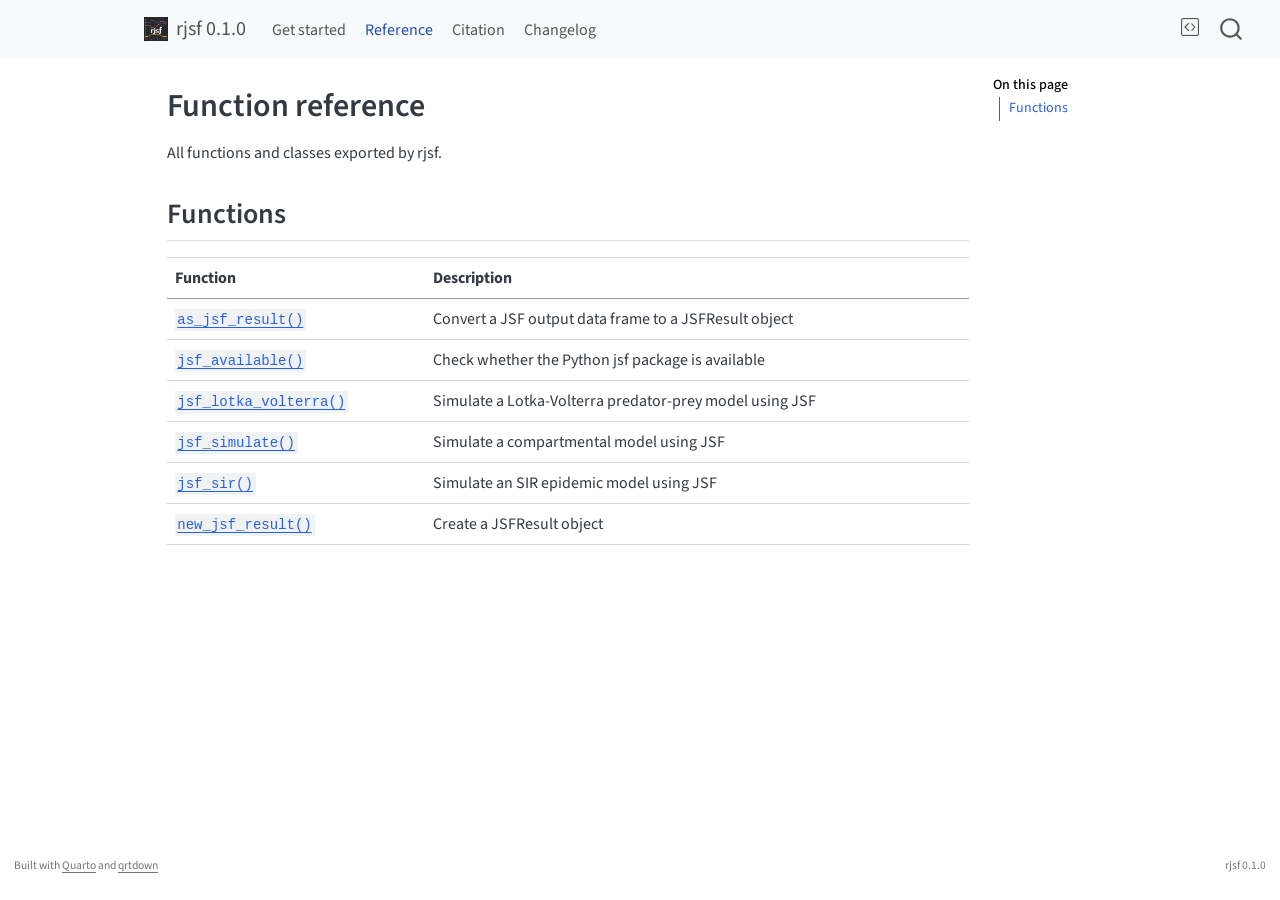
<file: reference.html>
<!DOCTYPE html>
<html xmlns="http://www.w3.org/1999/xhtml" lang="en" xml:lang="en"><head>

<meta charset="utf-8">
<meta name="generator" content="quarto-1.10.18">

<meta name="viewport" content="width=device-width, initial-scale=1.0, user-scalable=yes">


<title>Function reference – rjsf</title>
<style>
/* Default styles provided by pandoc.
** See https://pandoc.org/MANUAL.html#variables-for-html for config info.
*/
span.smallcaps{font-variant: small-caps;}
div.columns{display: flex; gap: 1.5em;}
div.column{flex: auto;}
@media screen {
div.columns{gap: min(4vw, 1.5em);}
div.column{overflow-x: auto;}
}
div.hanging-indent{margin-left: 1.5em; text-indent: -1.5em;}
ul.task-list{list-style: none;}
ul.task-list li input[type="checkbox"] {
  width: 0.8em;
  margin: 0 0.8em 0.2em -1em; /* quarto-specific, see https://github.com/quarto-dev/quarto-cli/issues/4556 */ 
  vertical-align: middle;
}
</style>


<script src="site_libs/quarto-nav/quarto-nav.js"></script>
<script src="site_libs/quarto-nav/headroom.min.js"></script>
<script src="site_libs/clipboard/clipboard.min.js"></script>
<script src="site_libs/quarto-search/autocomplete.umd.js"></script>
<script src="site_libs/quarto-search/fuse.min.js"></script>
<script src="site_libs/quarto-search/quarto-search.js"></script>
<meta name="quarto:offset" content="./">
<script src="site_libs/quarto-html/quarto.js" type="module"></script>
<script src="site_libs/quarto-html/tabsets/tabsets.js" type="module"></script>
<script src="site_libs/quarto-html/popper.min.js"></script>
<script src="site_libs/quarto-html/tippy.umd.min.js"></script>
<script src="site_libs/quarto-html/anchor.min.js"></script>
<link href="site_libs/quarto-html/tippy.css" rel="stylesheet">
<link href="site_libs/quarto-html/quarto-syntax-highlighting-64a204ab8560d761af7679ceaba22944.css" rel="stylesheet" id="quarto-text-highlighting-styles">
<script src="site_libs/bootstrap/bootstrap.min.js"></script>
<link href="site_libs/bootstrap/bootstrap-icons.css" rel="stylesheet">
<link href="site_libs/bootstrap/bootstrap-acf981daebe61435a33ed7c4a5c74380.min.css" rel="stylesheet" append-hash="true" id="quarto-bootstrap" data-mode="light">
<script id="quarto-search-options" type="application/json">{
  "location": "navbar",
  "copy-button": false,
  "collapse-after": 3,
  "panel-placement": "end",
  "type": "overlay",
  "limit": 50,
  "keyboard-shortcut": [
    "f",
    "/",
    "s"
  ],
  "show-item-context": false,
  "language": {
    "search-no-results-text": "No results",
    "search-matching-documents-text": "matching documents",
    "search-copy-link-title": "Copy link to search",
    "search-hide-matches-text": "Hide additional matches",
    "search-more-match-text": "more match in this document",
    "search-more-matches-text": "more matches in this document",
    "search-clear-button-title": "Clear",
    "search-text-placeholder": "",
    "search-detached-cancel-button-title": "Cancel",
    "search-submit-button-title": "Submit",
    "search-label": "Search"
  }
}</script>


<link rel="stylesheet" href="_qrtdown-styles.css">
</head>

<body class="nav-fixed quarto-light">

<div id="quarto-search-results"></div>
  <header id="quarto-header" class="headroom fixed-top">
    <nav class="navbar navbar-expand-lg " data-bs-theme="dark">
      <div class="navbar-container container-fluid">
      <div class="navbar-brand-container mx-auto">
    <a href="./index.html" class="navbar-brand navbar-brand-logo">
    <img src="./man/figures/logo.png" alt="" class="navbar-logo light-content">
    <img src="./man/figures/logo.png" alt="" class="navbar-logo dark-content">
    </a>
    <a class="navbar-brand" href="./index.html">
    <span class="navbar-title">rjsf 0.1.0</span>
    </a>
  </div>
            <div id="quarto-search" class="" title="Search"></div>
          <button class="navbar-toggler" type="button" data-bs-toggle="collapse" data-bs-target="#navbarCollapse" aria-controls="navbarCollapse" role="menu" aria-expanded="false" aria-label="Toggle navigation" onclick="if (window.quartoToggleHeadroom) { window.quartoToggleHeadroom(); }">
  <span class="navbar-toggler-icon"></span>
</button>
          <div class="collapse navbar-collapse" id="navbarCollapse">
            <ul class="navbar-nav navbar-nav-scroll me-auto">
  <li class="nav-item">
    <a class="nav-link" href="./vignettes/articles/getting-started.html"> 
<span class="menu-text">Get started</span></a>
  </li>  
  <li class="nav-item">
    <a class="nav-link active" href="./reference.html" aria-current="page"> 
<span class="menu-text">Reference</span></a>
  </li>  
  <li class="nav-item">
    <a class="nav-link" href="./_qrtdown/citation.html"> 
<span class="menu-text">Citation</span></a>
  </li>  
  <li class="nav-item">
    <a class="nav-link" href="./NEWS.html"> 
<span class="menu-text">Changelog</span></a>
  </li>  
</ul>
            <ul class="navbar-nav navbar-nav-scroll ms-auto">
  <li class="nav-item compact">
    <a class="nav-link" href="https://github.com/olivervu25/rjsf"> <i class="bi bi-code-square" role="img" aria-label="Source code">
</i> 
<span class="menu-text"></span></a>
  </li>  
</ul>
          </div> <!-- /navcollapse -->
            <div class="quarto-navbar-tools">
</div>
      </div> <!-- /container-fluid -->
    </nav>
</header>
<!-- content -->
<div id="quarto-content" class="quarto-container page-columns page-rows-contents page-layout-article page-navbar">
<!-- sidebar -->
<!-- margin-sidebar -->
    <div id="quarto-margin-sidebar" class="sidebar margin-sidebar">
        <nav id="TOC" role="doc-toc" class="toc-active">
    <h2 id="toc-title">On this page</h2>
   
  <ul>
  <li><a href="#functions" id="toc-functions" class="nav-link active" data-scroll-target="#functions">Functions</a></li>
  </ul>
</nav>
    </div>
<!-- main -->
<main class="content" id="quarto-document-content">

<header id="title-block-header" class="quarto-title-block default">
<div class="quarto-title">
<h1 class="title">Function reference</h1>
</div>



<div class="quarto-title-meta">

    
  
    
  </div>
  


</header>


<p>All functions and classes exported by rjsf.</p>
<section id="functions" class="level2">
<h2 class="anchored" data-anchor-id="functions">Functions</h2>
<table class="caption-top table">
<thead>
<tr class="header">
<th>Function</th>
<th>Description</th>
</tr>
</thead>
<tbody>
<tr class="odd">
<td><a href="./reference/as_jsf_result.html"><code>as_jsf_result()</code></a></td>
<td>Convert a JSF output data frame to a JSFResult object</td>
</tr>
<tr class="even">
<td><a href="./reference/jsf_available.html"><code>jsf_available()</code></a></td>
<td>Check whether the Python jsf package is available</td>
</tr>
<tr class="odd">
<td><a href="./reference/jsf_lotka_volterra.html"><code>jsf_lotka_volterra()</code></a></td>
<td>Simulate a Lotka-Volterra predator-prey model using JSF</td>
</tr>
<tr class="even">
<td><a href="./reference/jsf_simulate.html"><code>jsf_simulate()</code></a></td>
<td>Simulate a compartmental model using JSF</td>
</tr>
<tr class="odd">
<td><a href="./reference/jsf_sir.html"><code>jsf_sir()</code></a></td>
<td>Simulate an SIR epidemic model using JSF</td>
</tr>
<tr class="even">
<td><a href="./reference/new_jsf_result.html"><code>new_jsf_result()</code></a></td>
<td>Create a JSFResult object</td>
</tr>
</tbody>
</table>


</section>

</main> <!-- /main -->
<script id="quarto-html-after-body" type="application/javascript">
  window.document.addEventListener("DOMContentLoaded", function (event) {
    const icon = "";
    const anchorJS = new window.AnchorJS();
    anchorJS.options = {
      placement: 'right',
      icon: icon
    };
    anchorJS.add('.anchored');
    const isCodeAnnotation = (el) => {
      for (const clz of el.classList) {
        if (clz.startsWith('code-annotation-')) {                     
          return true;
        }
      }
      return false;
    }
    const onCopySuccess = function(e) {
      // button target
      const button = e.trigger;
      // don't keep focus
      button.blur();
      // flash "checked"
      button.classList.add('code-copy-button-checked');
      var currentTitle = button.getAttribute("title");
      button.setAttribute("title", "Copied!");
      let tooltip;
      if (window.bootstrap) {
        button.setAttribute("data-bs-toggle", "tooltip");
        button.setAttribute("data-bs-placement", "left");
        button.setAttribute("data-bs-title", "Copied!");
        tooltip = new bootstrap.Tooltip(button, 
          { trigger: "manual", 
            customClass: "code-copy-button-tooltip",
            offset: [0, -8]});
        tooltip.show();    
      }
      setTimeout(function() {
        if (tooltip) {
          tooltip.hide();
          button.removeAttribute("data-bs-title");
          button.removeAttribute("data-bs-toggle");
          button.removeAttribute("data-bs-placement");
        }
        button.setAttribute("title", currentTitle);
        button.classList.remove('code-copy-button-checked');
      }, 1000);
      // clear code selection
      e.clearSelection();
    }
    const getTextToCopy = function(trigger) {
      const outerScaffold = trigger.parentElement.cloneNode(true);
      const codeEl = outerScaffold.querySelector('code');
      for (const childEl of codeEl.children) {
        if (isCodeAnnotation(childEl)) {
          childEl.remove();
        }
      }
      return codeEl.innerText;
    }
    const clipboard = new window.ClipboardJS('.code-copy-button:not([data-in-quarto-modal])', {
      text: getTextToCopy
    });
    clipboard.on('success', onCopySuccess);
    if (window.document.getElementById('quarto-embedded-source-code-modal')) {
      const clipboardModal = new window.ClipboardJS('.code-copy-button[data-in-quarto-modal]', {
        text: getTextToCopy,
        container: window.document.getElementById('quarto-embedded-source-code-modal')
      });
      clipboardModal.on('success', onCopySuccess);
    }
      var localhostRegex = new RegExp(/^(?:http|https):\/\/localhost\:?[0-9]*\//);
      var mailtoRegex = new RegExp(/^mailto:/);
        var filterRegex = new RegExp('/' + window.location.host + '/');
      var isInternal = (href) => {
          return filterRegex.test(href) || localhostRegex.test(href) || mailtoRegex.test(href);
      }
      // Inspect non-navigation links and adorn them if external
     var links = window.document.querySelectorAll('a[href]:not(.nav-link):not(.navbar-brand):not(.toc-action):not(.sidebar-link):not(.sidebar-item-toggle):not(.pagination-link):not(.no-external):not([aria-hidden]):not(.dropdown-item):not(.quarto-navigation-tool):not(.about-link)');
      for (var i=0; i<links.length; i++) {
        const link = links[i];
        if (!isInternal(link.href)) {
          // undo the damage that might have been done by quarto-nav.js in the case of
          // links that we want to consider external
          if (link.dataset.originalHref !== undefined) {
            link.href = link.dataset.originalHref;
          }
        }
      }
    function tippyHover(el, contentFn, onTriggerFn, onUntriggerFn) {
      const config = {
        allowHTML: true,
        maxWidth: 500,
        delay: 100,
        arrow: false,
        appendTo: function(el) {
            return el.parentElement;
        },
        interactive: true,
        interactiveBorder: 10,
        theme: 'quarto',
        placement: 'bottom-start',
      };
      if (contentFn) {
        config.content = contentFn;
      }
      if (onTriggerFn) {
        config.onTrigger = onTriggerFn;
      }
      if (onUntriggerFn) {
        config.onUntrigger = onUntriggerFn;
      }
      window.tippy(el, config); 
    }
    const noterefs = window.document.querySelectorAll('a[role="doc-noteref"]');
    for (var i=0; i<noterefs.length; i++) {
      const ref = noterefs[i];
      tippyHover(ref, function() {
        // use id or data attribute instead here
        let href = ref.getAttribute('data-footnote-href') || ref.getAttribute('href');
        try { href = new URL(href).hash; } catch {}
        const id = href.replace(/^#\/?/, "");
        const note = window.document.getElementById(id);
        if (note) {
          return note.innerHTML;
        } else {
          return "";
        }
      });
    }
    const xrefs = window.document.querySelectorAll('a.quarto-xref');
    const processXRef = (id, note) => {
      // Strip column container classes
      const stripColumnClz = (el) => {
        el.classList.remove("page-full", "page-columns");
        if (el.children) {
          for (const child of el.children) {
            stripColumnClz(child);
          }
        }
      }
      stripColumnClz(note)
      if (id === null || id.startsWith('sec-')) {
        // Special case sections, only their first couple elements
        const container = document.createElement("div");
        if (note.children && note.children.length > 2) {
          container.appendChild(note.children[0].cloneNode(true));
          for (let i = 1; i < note.children.length; i++) {
            const child = note.children[i];
            if (child.tagName === "P" && child.innerText === "") {
              continue;
            } else {
              container.appendChild(child.cloneNode(true));
              break;
            }
          }
          if (window.Quarto?.typesetMath) {
            window.Quarto.typesetMath(container);
          }
          return container.innerHTML
        } else {
          if (window.Quarto?.typesetMath) {
            window.Quarto.typesetMath(note);
          }
          return note.innerHTML;
        }
      } else {
        // Remove any anchor links if they are present
        const anchorLink = note.querySelector('a.anchorjs-link');
        if (anchorLink) {
          anchorLink.remove();
        }
        if (window.Quarto?.typesetMath) {
          window.Quarto.typesetMath(note);
        }
        if (note.classList.contains("callout")) {
          return note.outerHTML;
        } else {
          return note.innerHTML;
        }
      }
    }
    for (var i=0; i<xrefs.length; i++) {
      const xref = xrefs[i];
      tippyHover(xref, undefined, function(instance) {
        instance.disable();
        let url = xref.getAttribute('href');
        let hash = undefined; 
        if (url.startsWith('#')) {
          hash = url;
        } else {
          try { hash = new URL(url).hash; } catch {}
        }
        if (hash) {
          const id = hash.replace(/^#\/?/, "");
          const note = window.document.getElementById(id);
          if (note !== null) {
            try {
              const html = processXRef(id, note.cloneNode(true));
              instance.setContent(html);
            } finally {
              instance.enable();
              instance.show();
            }
          } else {
            // See if we can fetch this
            fetch(url.split('#')[0])
            .then(res => res.text())
            .then(html => {
              const parser = new DOMParser();
              const htmlDoc = parser.parseFromString(html, "text/html");
              const note = htmlDoc.getElementById(id);
              if (note !== null) {
                const html = processXRef(id, note);
                instance.setContent(html);
              } 
            }).finally(() => {
              instance.enable();
              instance.show();
            });
          }
        } else {
          // See if we can fetch a full url (with no hash to target)
          // This is a special case and we should probably do some content thinning / targeting
          fetch(url)
          .then(res => res.text())
          .then(html => {
            const parser = new DOMParser();
            const htmlDoc = parser.parseFromString(html, "text/html");
            const note = htmlDoc.querySelector('main.content');
            if (note !== null) {
              // This should only happen for chapter cross references
              // (since there is no id in the URL)
              // remove the first header
              if (note.children.length > 0 && note.children[0].tagName === "HEADER") {
                note.children[0].remove();
              }
              const html = processXRef(null, note);
              instance.setContent(html);
            } 
          }).finally(() => {
            instance.enable();
            instance.show();
          });
        }
      }, function(instance) {
      });
    }
        let selectedAnnoteEl;
        const selectorForAnnotation = ( cell, annotation) => {
          let cellAttr = 'data-code-cell="' + cell + '"';
          let lineAttr = 'data-code-annotation="' +  annotation + '"';
          const selector = 'span[' + cellAttr + '][' + lineAttr + ']';
          return selector;
        }
        const selectCodeLines = (annoteEl) => {
          const doc = window.document;
          const targetCell = annoteEl.getAttribute("data-target-cell");
          const targetAnnotation = annoteEl.getAttribute("data-target-annotation");
          const annoteSpan = window.document.querySelector(selectorForAnnotation(targetCell, targetAnnotation));
          const lines = annoteSpan.getAttribute("data-code-lines").split(",");
          const lineIds = lines.map((line) => {
            return targetCell + "-" + line;
          })
          let top = null;
          let height = null;
          let parent = null;
          if (lineIds.length > 0) {
              //compute the position of the single el (top and bottom and make a div)
              const el = window.document.getElementById(lineIds[0]);
              top = el.offsetTop;
              height = el.offsetHeight;
              parent = el.parentElement.parentElement;
            if (lineIds.length > 1) {
              const lastEl = window.document.getElementById(lineIds[lineIds.length - 1]);
              const bottom = lastEl.offsetTop + lastEl.offsetHeight;
              height = bottom - top;
            }
            if (top !== null && height !== null && parent !== null) {
              // cook up a div (if necessary) and position it 
              let div = window.document.getElementById("code-annotation-line-highlight");
              if (div === null) {
                div = window.document.createElement("div");
                div.setAttribute("id", "code-annotation-line-highlight");
                div.style.position = 'absolute';
                parent.appendChild(div);
              }
              div.style.top = top - 2 + "px";
              div.style.height = height + 4 + "px";
              div.style.left = 0;
              let gutterDiv = window.document.getElementById("code-annotation-line-highlight-gutter");
              if (gutterDiv === null) {
                gutterDiv = window.document.createElement("div");
                gutterDiv.setAttribute("id", "code-annotation-line-highlight-gutter");
                gutterDiv.style.position = 'absolute';
                const codeCell = window.document.getElementById(targetCell);
                const gutter = codeCell.querySelector('.code-annotation-gutter');
                gutter.appendChild(gutterDiv);
              }
              gutterDiv.style.top = top - 2 + "px";
              gutterDiv.style.height = height + 4 + "px";
            }
            selectedAnnoteEl = annoteEl;
          }
        };
        const unselectCodeLines = () => {
          const elementsIds = ["code-annotation-line-highlight", "code-annotation-line-highlight-gutter"];
          elementsIds.forEach((elId) => {
            const div = window.document.getElementById(elId);
            if (div) {
              div.remove();
            }
          });
          selectedAnnoteEl = undefined;
        };
          // Handle positioning of the toggle
      window.addEventListener(
        "resize",
        throttle(() => {
          elRect = undefined;
          if (selectedAnnoteEl) {
            selectCodeLines(selectedAnnoteEl);
          }
        }, 10)
      );
      function throttle(fn, ms) {
      let throttle = false;
      let timer;
        return (...args) => {
          if(!throttle) { // first call gets through
              fn.apply(this, args);
              throttle = true;
          } else { // all the others get throttled
              if(timer) clearTimeout(timer); // cancel #2
              timer = setTimeout(() => {
                fn.apply(this, args);
                timer = throttle = false;
              }, ms);
          }
        };
      }
        // Attach click handler to the DT
        const annoteDls = window.document.querySelectorAll('dt[data-target-cell]');
        for (const annoteDlNode of annoteDls) {
          annoteDlNode.addEventListener('click', (event) => {
            const clickedEl = event.target;
            if (clickedEl !== selectedAnnoteEl) {
              unselectCodeLines();
              const activeEl = window.document.querySelector('dt[data-target-cell].code-annotation-active');
              if (activeEl) {
                activeEl.classList.remove('code-annotation-active');
              }
              selectCodeLines(clickedEl);
              clickedEl.classList.add('code-annotation-active');
            } else {
              // Unselect the line
              unselectCodeLines();
              clickedEl.classList.remove('code-annotation-active');
            }
          });
        }
    const findCites = (el) => {
      const parentEl = el.parentElement;
      if (parentEl) {
        const cites = parentEl.dataset.cites;
        if (cites) {
          return {
            el,
            cites: cites.split(' ')
          };
        } else {
          return findCites(el.parentElement)
        }
      } else {
        return undefined;
      }
    };
    var bibliorefs = window.document.querySelectorAll('a[role="doc-biblioref"]');
    for (var i=0; i<bibliorefs.length; i++) {
      const ref = bibliorefs[i];
      const citeInfo = findCites(ref);
      if (citeInfo) {
        tippyHover(citeInfo.el, function() {
          var popup = window.document.createElement('div');
          citeInfo.cites.forEach(function(cite) {
            var citeDiv = window.document.createElement('div');
            citeDiv.classList.add('hanging-indent');
            citeDiv.classList.add('csl-entry');
            var biblioDiv = window.document.getElementById('ref-' + cite);
            if (biblioDiv) {
              citeDiv.innerHTML = biblioDiv.innerHTML;
            }
            popup.appendChild(citeDiv);
          });
          return popup.innerHTML;
        });
      }
    }
  });
  </script>
</div> <!-- /content -->
<footer class="footer">
  <div class="nav-footer">
    <div class="nav-footer-left">
<p>Built with <a href="https://quarto.org/">Quarto</a> and <a href="https://codeberg.org/usrbinr/qrtdown">qrtdown</a></p>
</div>   
    <div class="nav-footer-center">
      &nbsp;
    </div>
    <div class="nav-footer-right">
<p>rjsf 0.1.0</p>
</div>
  </div>
</footer>




</body></html>
</file>
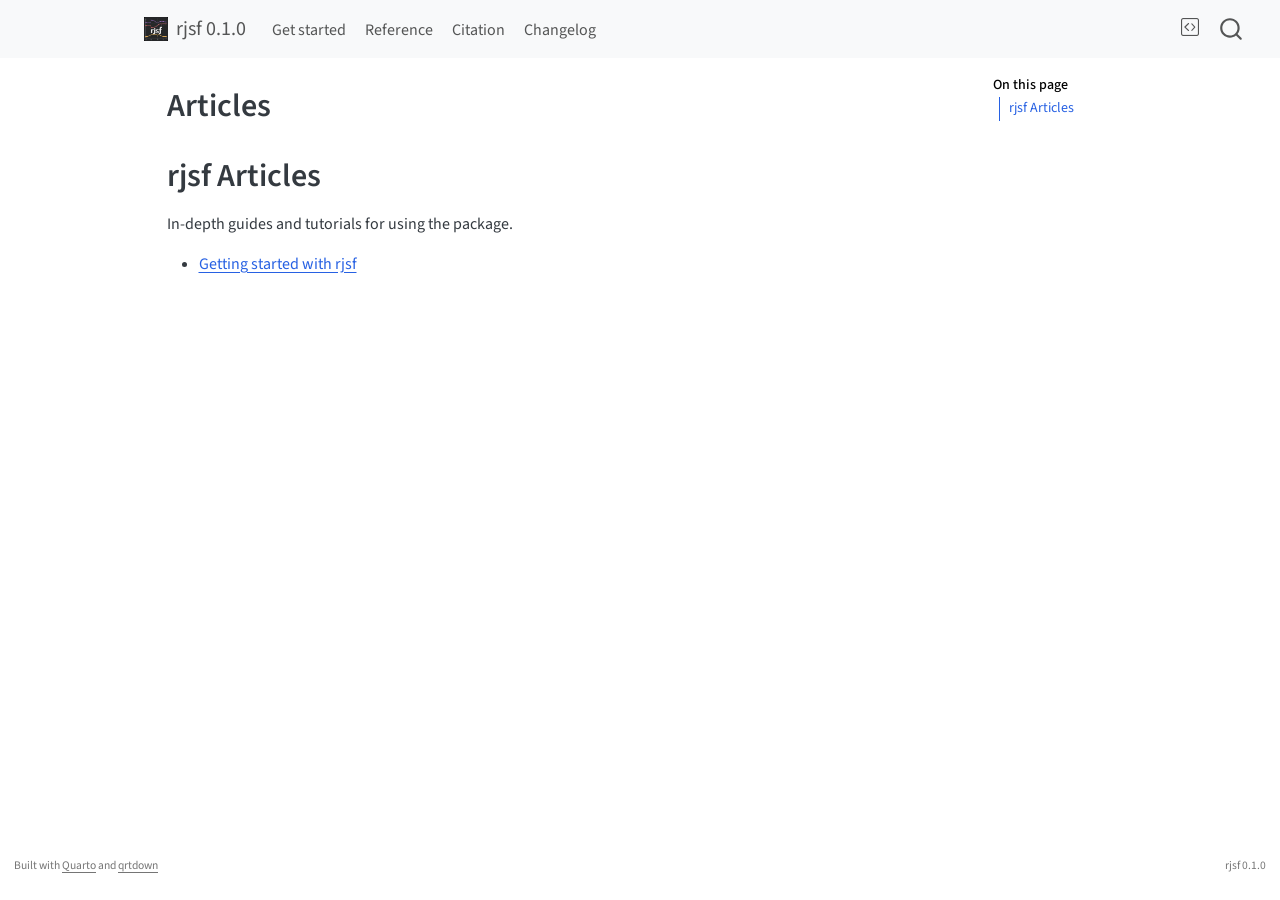
<file: _qrtdown/articles.html>
<!DOCTYPE html>
<html xmlns="http://www.w3.org/1999/xhtml" lang="en" xml:lang="en"><head>

<meta charset="utf-8">
<meta name="generator" content="quarto-1.10.18">

<meta name="viewport" content="width=device-width, initial-scale=1.0, user-scalable=yes">


<title>Articles – rjsf</title>
<style>
/* Default styles provided by pandoc.
** See https://pandoc.org/MANUAL.html#variables-for-html for config info.
*/
span.smallcaps{font-variant: small-caps;}
div.columns{display: flex; gap: 1.5em;}
div.column{flex: auto;}
@media screen {
div.columns{gap: min(4vw, 1.5em);}
div.column{overflow-x: auto;}
}
div.hanging-indent{margin-left: 1.5em; text-indent: -1.5em;}
ul.task-list{list-style: none;}
ul.task-list li input[type="checkbox"] {
  width: 0.8em;
  margin: 0 0.8em 0.2em -1em; /* quarto-specific, see https://github.com/quarto-dev/quarto-cli/issues/4556 */ 
  vertical-align: middle;
}
</style>


<script src="../site_libs/quarto-nav/quarto-nav.js"></script>
<script src="../site_libs/quarto-nav/headroom.min.js"></script>
<script src="../site_libs/clipboard/clipboard.min.js"></script>
<script src="../site_libs/quarto-search/autocomplete.umd.js"></script>
<script src="../site_libs/quarto-search/fuse.min.js"></script>
<script src="../site_libs/quarto-search/quarto-search.js"></script>
<meta name="quarto:offset" content="../">
<script src="../site_libs/quarto-html/quarto.js" type="module"></script>
<script src="../site_libs/quarto-html/tabsets/tabsets.js" type="module"></script>
<script src="../site_libs/quarto-html/popper.min.js"></script>
<script src="../site_libs/quarto-html/tippy.umd.min.js"></script>
<script src="../site_libs/quarto-html/anchor.min.js"></script>
<link href="../site_libs/quarto-html/tippy.css" rel="stylesheet">
<link href="../site_libs/quarto-html/quarto-syntax-highlighting-64a204ab8560d761af7679ceaba22944.css" rel="stylesheet" id="quarto-text-highlighting-styles">
<script src="../site_libs/bootstrap/bootstrap.min.js"></script>
<link href="../site_libs/bootstrap/bootstrap-icons.css" rel="stylesheet">
<link href="../site_libs/bootstrap/bootstrap-acf981daebe61435a33ed7c4a5c74380.min.css" rel="stylesheet" append-hash="true" id="quarto-bootstrap" data-mode="light">
<script id="quarto-search-options" type="application/json">{
  "location": "navbar",
  "copy-button": false,
  "collapse-after": 3,
  "panel-placement": "end",
  "type": "overlay",
  "limit": 50,
  "keyboard-shortcut": [
    "f",
    "/",
    "s"
  ],
  "show-item-context": false,
  "language": {
    "search-no-results-text": "No results",
    "search-matching-documents-text": "matching documents",
    "search-copy-link-title": "Copy link to search",
    "search-hide-matches-text": "Hide additional matches",
    "search-more-match-text": "more match in this document",
    "search-more-matches-text": "more matches in this document",
    "search-clear-button-title": "Clear",
    "search-text-placeholder": "",
    "search-detached-cancel-button-title": "Cancel",
    "search-submit-button-title": "Submit",
    "search-label": "Search"
  }
}</script>


<link rel="stylesheet" href="../_qrtdown-styles.css">
</head>

<body class="nav-fixed quarto-light">

<div id="quarto-search-results"></div>
  <header id="quarto-header" class="headroom fixed-top">
    <nav class="navbar navbar-expand-lg " data-bs-theme="dark">
      <div class="navbar-container container-fluid">
      <div class="navbar-brand-container mx-auto">
    <a href="../index.html" class="navbar-brand navbar-brand-logo">
    <img src="../man/figures/logo.png" alt="" class="navbar-logo light-content">
    <img src="../man/figures/logo.png" alt="" class="navbar-logo dark-content">
    </a>
    <a class="navbar-brand" href="../index.html">
    <span class="navbar-title">rjsf 0.1.0</span>
    </a>
  </div>
            <div id="quarto-search" class="" title="Search"></div>
          <button class="navbar-toggler" type="button" data-bs-toggle="collapse" data-bs-target="#navbarCollapse" aria-controls="navbarCollapse" role="menu" aria-expanded="false" aria-label="Toggle navigation" onclick="if (window.quartoToggleHeadroom) { window.quartoToggleHeadroom(); }">
  <span class="navbar-toggler-icon"></span>
</button>
          <div class="collapse navbar-collapse" id="navbarCollapse">
            <ul class="navbar-nav navbar-nav-scroll me-auto">
  <li class="nav-item">
    <a class="nav-link" href="../vignettes/articles/getting-started.html"> 
<span class="menu-text">Get started</span></a>
  </li>  
  <li class="nav-item">
    <a class="nav-link" href="../reference.html"> 
<span class="menu-text">Reference</span></a>
  </li>  
  <li class="nav-item">
    <a class="nav-link" href="../_qrtdown/citation.html"> 
<span class="menu-text">Citation</span></a>
  </li>  
  <li class="nav-item">
    <a class="nav-link" href="../NEWS.html"> 
<span class="menu-text">Changelog</span></a>
  </li>  
</ul>
            <ul class="navbar-nav navbar-nav-scroll ms-auto">
  <li class="nav-item compact">
    <a class="nav-link" href="https://github.com/olivervu25/rjsf"> <i class="bi bi-code-square" role="img" aria-label="Source code">
</i> 
<span class="menu-text"></span></a>
  </li>  
</ul>
          </div> <!-- /navcollapse -->
            <div class="quarto-navbar-tools">
</div>
      </div> <!-- /container-fluid -->
    </nav>
</header>
<!-- content -->
<div id="quarto-content" class="quarto-container page-columns page-rows-contents page-layout-article page-navbar">
<!-- sidebar -->
<!-- margin-sidebar -->
    <div id="quarto-margin-sidebar" class="sidebar margin-sidebar">
        <nav id="TOC" role="doc-toc" class="toc-active">
    <h2 id="toc-title">On this page</h2>
   
  <ul>
  <li><a href="#rjsf-articles" id="toc-rjsf-articles" class="nav-link active" data-scroll-target="#rjsf-articles">rjsf Articles</a></li>
  </ul>
</nav>
    </div>
<!-- main -->
<main class="content" id="quarto-document-content">

<header id="title-block-header" class="quarto-title-block default">
<div class="quarto-title">
<h1 class="title">Articles</h1>
</div>



<div class="quarto-title-meta">

    
  
    
  </div>
  


</header>


<section id="rjsf-articles" class="level1">
<h1>rjsf Articles</h1>
<p>In-depth guides and tutorials for using the package.</p>
<ul>
<li><a href="../vignettes/articles/getting-started.html">Getting started with rjsf</a></li>
</ul>


</section>

</main> <!-- /main -->
<script id="quarto-html-after-body" type="application/javascript">
  window.document.addEventListener("DOMContentLoaded", function (event) {
    const icon = "";
    const anchorJS = new window.AnchorJS();
    anchorJS.options = {
      placement: 'right',
      icon: icon
    };
    anchorJS.add('.anchored');
    const isCodeAnnotation = (el) => {
      for (const clz of el.classList) {
        if (clz.startsWith('code-annotation-')) {                     
          return true;
        }
      }
      return false;
    }
    const onCopySuccess = function(e) {
      // button target
      const button = e.trigger;
      // don't keep focus
      button.blur();
      // flash "checked"
      button.classList.add('code-copy-button-checked');
      var currentTitle = button.getAttribute("title");
      button.setAttribute("title", "Copied!");
      let tooltip;
      if (window.bootstrap) {
        button.setAttribute("data-bs-toggle", "tooltip");
        button.setAttribute("data-bs-placement", "left");
        button.setAttribute("data-bs-title", "Copied!");
        tooltip = new bootstrap.Tooltip(button, 
          { trigger: "manual", 
            customClass: "code-copy-button-tooltip",
            offset: [0, -8]});
        tooltip.show();    
      }
      setTimeout(function() {
        if (tooltip) {
          tooltip.hide();
          button.removeAttribute("data-bs-title");
          button.removeAttribute("data-bs-toggle");
          button.removeAttribute("data-bs-placement");
        }
        button.setAttribute("title", currentTitle);
        button.classList.remove('code-copy-button-checked');
      }, 1000);
      // clear code selection
      e.clearSelection();
    }
    const getTextToCopy = function(trigger) {
      const outerScaffold = trigger.parentElement.cloneNode(true);
      const codeEl = outerScaffold.querySelector('code');
      for (const childEl of codeEl.children) {
        if (isCodeAnnotation(childEl)) {
          childEl.remove();
        }
      }
      return codeEl.innerText;
    }
    const clipboard = new window.ClipboardJS('.code-copy-button:not([data-in-quarto-modal])', {
      text: getTextToCopy
    });
    clipboard.on('success', onCopySuccess);
    if (window.document.getElementById('quarto-embedded-source-code-modal')) {
      const clipboardModal = new window.ClipboardJS('.code-copy-button[data-in-quarto-modal]', {
        text: getTextToCopy,
        container: window.document.getElementById('quarto-embedded-source-code-modal')
      });
      clipboardModal.on('success', onCopySuccess);
    }
      var localhostRegex = new RegExp(/^(?:http|https):\/\/localhost\:?[0-9]*\//);
      var mailtoRegex = new RegExp(/^mailto:/);
        var filterRegex = new RegExp('/' + window.location.host + '/');
      var isInternal = (href) => {
          return filterRegex.test(href) || localhostRegex.test(href) || mailtoRegex.test(href);
      }
      // Inspect non-navigation links and adorn them if external
     var links = window.document.querySelectorAll('a[href]:not(.nav-link):not(.navbar-brand):not(.toc-action):not(.sidebar-link):not(.sidebar-item-toggle):not(.pagination-link):not(.no-external):not([aria-hidden]):not(.dropdown-item):not(.quarto-navigation-tool):not(.about-link)');
      for (var i=0; i<links.length; i++) {
        const link = links[i];
        if (!isInternal(link.href)) {
          // undo the damage that might have been done by quarto-nav.js in the case of
          // links that we want to consider external
          if (link.dataset.originalHref !== undefined) {
            link.href = link.dataset.originalHref;
          }
        }
      }
    function tippyHover(el, contentFn, onTriggerFn, onUntriggerFn) {
      const config = {
        allowHTML: true,
        maxWidth: 500,
        delay: 100,
        arrow: false,
        appendTo: function(el) {
            return el.parentElement;
        },
        interactive: true,
        interactiveBorder: 10,
        theme: 'quarto',
        placement: 'bottom-start',
      };
      if (contentFn) {
        config.content = contentFn;
      }
      if (onTriggerFn) {
        config.onTrigger = onTriggerFn;
      }
      if (onUntriggerFn) {
        config.onUntrigger = onUntriggerFn;
      }
      window.tippy(el, config); 
    }
    const noterefs = window.document.querySelectorAll('a[role="doc-noteref"]');
    for (var i=0; i<noterefs.length; i++) {
      const ref = noterefs[i];
      tippyHover(ref, function() {
        // use id or data attribute instead here
        let href = ref.getAttribute('data-footnote-href') || ref.getAttribute('href');
        try { href = new URL(href).hash; } catch {}
        const id = href.replace(/^#\/?/, "");
        const note = window.document.getElementById(id);
        if (note) {
          return note.innerHTML;
        } else {
          return "";
        }
      });
    }
    const xrefs = window.document.querySelectorAll('a.quarto-xref');
    const processXRef = (id, note) => {
      // Strip column container classes
      const stripColumnClz = (el) => {
        el.classList.remove("page-full", "page-columns");
        if (el.children) {
          for (const child of el.children) {
            stripColumnClz(child);
          }
        }
      }
      stripColumnClz(note)
      if (id === null || id.startsWith('sec-')) {
        // Special case sections, only their first couple elements
        const container = document.createElement("div");
        if (note.children && note.children.length > 2) {
          container.appendChild(note.children[0].cloneNode(true));
          for (let i = 1; i < note.children.length; i++) {
            const child = note.children[i];
            if (child.tagName === "P" && child.innerText === "") {
              continue;
            } else {
              container.appendChild(child.cloneNode(true));
              break;
            }
          }
          if (window.Quarto?.typesetMath) {
            window.Quarto.typesetMath(container);
          }
          return container.innerHTML
        } else {
          if (window.Quarto?.typesetMath) {
            window.Quarto.typesetMath(note);
          }
          return note.innerHTML;
        }
      } else {
        // Remove any anchor links if they are present
        const anchorLink = note.querySelector('a.anchorjs-link');
        if (anchorLink) {
          anchorLink.remove();
        }
        if (window.Quarto?.typesetMath) {
          window.Quarto.typesetMath(note);
        }
        if (note.classList.contains("callout")) {
          return note.outerHTML;
        } else {
          return note.innerHTML;
        }
      }
    }
    for (var i=0; i<xrefs.length; i++) {
      const xref = xrefs[i];
      tippyHover(xref, undefined, function(instance) {
        instance.disable();
        let url = xref.getAttribute('href');
        let hash = undefined; 
        if (url.startsWith('#')) {
          hash = url;
        } else {
          try { hash = new URL(url).hash; } catch {}
        }
        if (hash) {
          const id = hash.replace(/^#\/?/, "");
          const note = window.document.getElementById(id);
          if (note !== null) {
            try {
              const html = processXRef(id, note.cloneNode(true));
              instance.setContent(html);
            } finally {
              instance.enable();
              instance.show();
            }
          } else {
            // See if we can fetch this
            fetch(url.split('#')[0])
            .then(res => res.text())
            .then(html => {
              const parser = new DOMParser();
              const htmlDoc = parser.parseFromString(html, "text/html");
              const note = htmlDoc.getElementById(id);
              if (note !== null) {
                const html = processXRef(id, note);
                instance.setContent(html);
              } 
            }).finally(() => {
              instance.enable();
              instance.show();
            });
          }
        } else {
          // See if we can fetch a full url (with no hash to target)
          // This is a special case and we should probably do some content thinning / targeting
          fetch(url)
          .then(res => res.text())
          .then(html => {
            const parser = new DOMParser();
            const htmlDoc = parser.parseFromString(html, "text/html");
            const note = htmlDoc.querySelector('main.content');
            if (note !== null) {
              // This should only happen for chapter cross references
              // (since there is no id in the URL)
              // remove the first header
              if (note.children.length > 0 && note.children[0].tagName === "HEADER") {
                note.children[0].remove();
              }
              const html = processXRef(null, note);
              instance.setContent(html);
            } 
          }).finally(() => {
            instance.enable();
            instance.show();
          });
        }
      }, function(instance) {
      });
    }
        let selectedAnnoteEl;
        const selectorForAnnotation = ( cell, annotation) => {
          let cellAttr = 'data-code-cell="' + cell + '"';
          let lineAttr = 'data-code-annotation="' +  annotation + '"';
          const selector = 'span[' + cellAttr + '][' + lineAttr + ']';
          return selector;
        }
        const selectCodeLines = (annoteEl) => {
          const doc = window.document;
          const targetCell = annoteEl.getAttribute("data-target-cell");
          const targetAnnotation = annoteEl.getAttribute("data-target-annotation");
          const annoteSpan = window.document.querySelector(selectorForAnnotation(targetCell, targetAnnotation));
          const lines = annoteSpan.getAttribute("data-code-lines").split(",");
          const lineIds = lines.map((line) => {
            return targetCell + "-" + line;
          })
          let top = null;
          let height = null;
          let parent = null;
          if (lineIds.length > 0) {
              //compute the position of the single el (top and bottom and make a div)
              const el = window.document.getElementById(lineIds[0]);
              top = el.offsetTop;
              height = el.offsetHeight;
              parent = el.parentElement.parentElement;
            if (lineIds.length > 1) {
              const lastEl = window.document.getElementById(lineIds[lineIds.length - 1]);
              const bottom = lastEl.offsetTop + lastEl.offsetHeight;
              height = bottom - top;
            }
            if (top !== null && height !== null && parent !== null) {
              // cook up a div (if necessary) and position it 
              let div = window.document.getElementById("code-annotation-line-highlight");
              if (div === null) {
                div = window.document.createElement("div");
                div.setAttribute("id", "code-annotation-line-highlight");
                div.style.position = 'absolute';
                parent.appendChild(div);
              }
              div.style.top = top - 2 + "px";
              div.style.height = height + 4 + "px";
              div.style.left = 0;
              let gutterDiv = window.document.getElementById("code-annotation-line-highlight-gutter");
              if (gutterDiv === null) {
                gutterDiv = window.document.createElement("div");
                gutterDiv.setAttribute("id", "code-annotation-line-highlight-gutter");
                gutterDiv.style.position = 'absolute';
                const codeCell = window.document.getElementById(targetCell);
                const gutter = codeCell.querySelector('.code-annotation-gutter');
                gutter.appendChild(gutterDiv);
              }
              gutterDiv.style.top = top - 2 + "px";
              gutterDiv.style.height = height + 4 + "px";
            }
            selectedAnnoteEl = annoteEl;
          }
        };
        const unselectCodeLines = () => {
          const elementsIds = ["code-annotation-line-highlight", "code-annotation-line-highlight-gutter"];
          elementsIds.forEach((elId) => {
            const div = window.document.getElementById(elId);
            if (div) {
              div.remove();
            }
          });
          selectedAnnoteEl = undefined;
        };
          // Handle positioning of the toggle
      window.addEventListener(
        "resize",
        throttle(() => {
          elRect = undefined;
          if (selectedAnnoteEl) {
            selectCodeLines(selectedAnnoteEl);
          }
        }, 10)
      );
      function throttle(fn, ms) {
      let throttle = false;
      let timer;
        return (...args) => {
          if(!throttle) { // first call gets through
              fn.apply(this, args);
              throttle = true;
          } else { // all the others get throttled
              if(timer) clearTimeout(timer); // cancel #2
              timer = setTimeout(() => {
                fn.apply(this, args);
                timer = throttle = false;
              }, ms);
          }
        };
      }
        // Attach click handler to the DT
        const annoteDls = window.document.querySelectorAll('dt[data-target-cell]');
        for (const annoteDlNode of annoteDls) {
          annoteDlNode.addEventListener('click', (event) => {
            const clickedEl = event.target;
            if (clickedEl !== selectedAnnoteEl) {
              unselectCodeLines();
              const activeEl = window.document.querySelector('dt[data-target-cell].code-annotation-active');
              if (activeEl) {
                activeEl.classList.remove('code-annotation-active');
              }
              selectCodeLines(clickedEl);
              clickedEl.classList.add('code-annotation-active');
            } else {
              // Unselect the line
              unselectCodeLines();
              clickedEl.classList.remove('code-annotation-active');
            }
          });
        }
    const findCites = (el) => {
      const parentEl = el.parentElement;
      if (parentEl) {
        const cites = parentEl.dataset.cites;
        if (cites) {
          return {
            el,
            cites: cites.split(' ')
          };
        } else {
          return findCites(el.parentElement)
        }
      } else {
        return undefined;
      }
    };
    var bibliorefs = window.document.querySelectorAll('a[role="doc-biblioref"]');
    for (var i=0; i<bibliorefs.length; i++) {
      const ref = bibliorefs[i];
      const citeInfo = findCites(ref);
      if (citeInfo) {
        tippyHover(citeInfo.el, function() {
          var popup = window.document.createElement('div');
          citeInfo.cites.forEach(function(cite) {
            var citeDiv = window.document.createElement('div');
            citeDiv.classList.add('hanging-indent');
            citeDiv.classList.add('csl-entry');
            var biblioDiv = window.document.getElementById('ref-' + cite);
            if (biblioDiv) {
              citeDiv.innerHTML = biblioDiv.innerHTML;
            }
            popup.appendChild(citeDiv);
          });
          return popup.innerHTML;
        });
      }
    }
  });
  </script>
</div> <!-- /content -->
<footer class="footer">
  <div class="nav-footer">
    <div class="nav-footer-left">
<p>Built with <a href="https://quarto.org/">Quarto</a> and <a href="https://codeberg.org/usrbinr/qrtdown">qrtdown</a></p>
</div>   
    <div class="nav-footer-center">
      &nbsp;
    </div>
    <div class="nav-footer-right">
<p>rjsf 0.1.0</p>
</div>
  </div>
</footer>




</body></html>
</file>
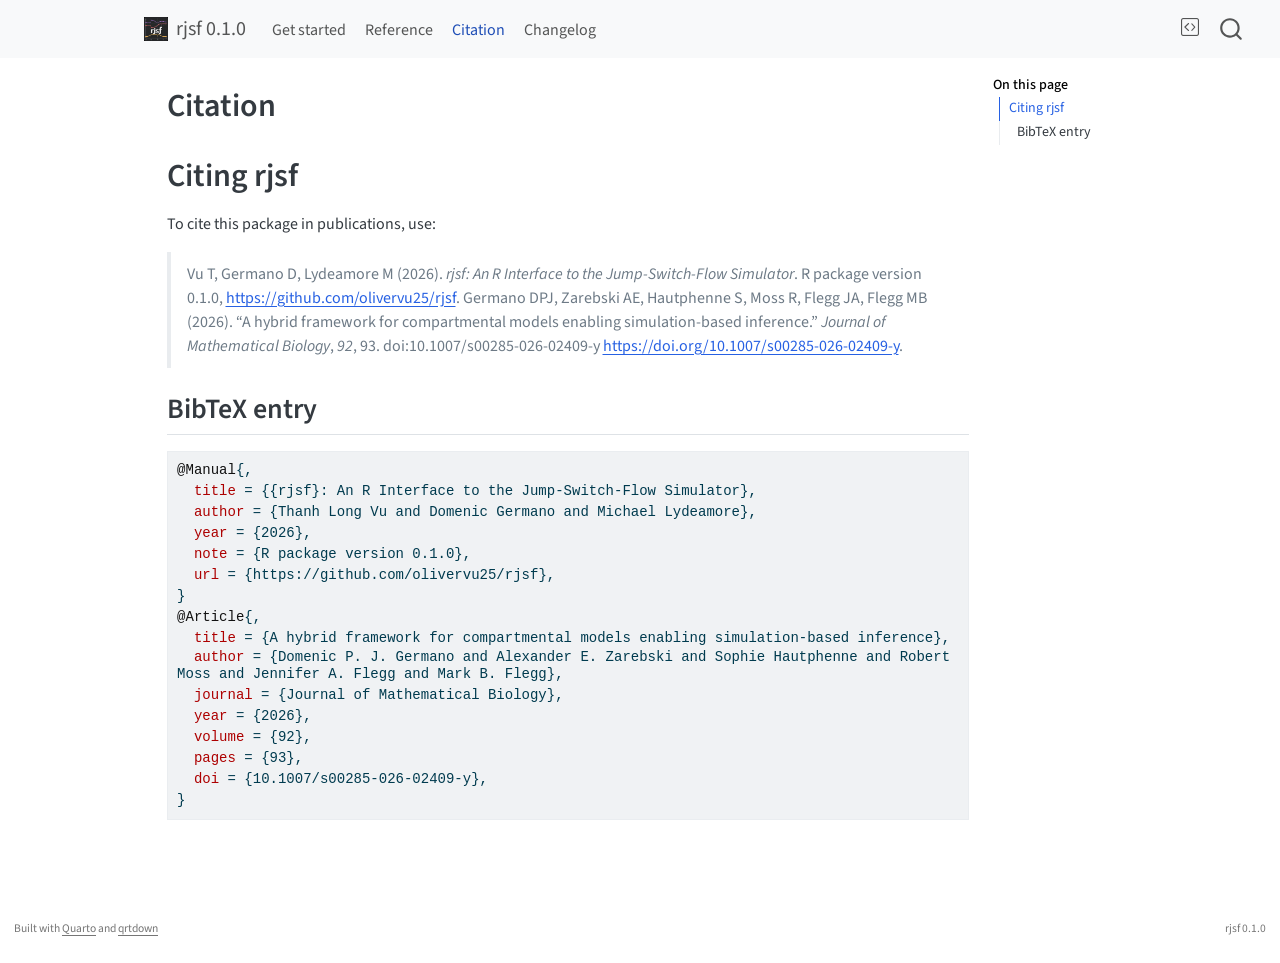
<file: _qrtdown/citation.html>
<!DOCTYPE html>
<html xmlns="http://www.w3.org/1999/xhtml" lang="en" xml:lang="en"><head>

<meta charset="utf-8">
<meta name="generator" content="quarto-1.10.18">

<meta name="viewport" content="width=device-width, initial-scale=1.0, user-scalable=yes">


<title>Citation – rjsf</title>
<style>
/* Default styles provided by pandoc.
** See https://pandoc.org/MANUAL.html#variables-for-html for config info.
*/
span.smallcaps{font-variant: small-caps;}
div.columns{display: flex; gap: 1.5em;}
div.column{flex: auto;}
@media screen {
div.columns{gap: min(4vw, 1.5em);}
div.column{overflow-x: auto;}
}
div.hanging-indent{margin-left: 1.5em; text-indent: -1.5em;}
ul.task-list{list-style: none;}
ul.task-list li input[type="checkbox"] {
  width: 0.8em;
  margin: 0 0.8em 0.2em -1em; /* quarto-specific, see https://github.com/quarto-dev/quarto-cli/issues/4556 */ 
  vertical-align: middle;
}
/* CSS for syntax highlighting */
html { -webkit-text-size-adjust: 100%; }
pre > code.sourceCode { white-space: pre; position: relative; }
pre > code.sourceCode > span { display: inline-block; line-height: 1.25; }
pre > code.sourceCode > span:empty { height: 1.2em; }
.sourceCode { overflow: visible; }
code.sourceCode > span { color: inherit; text-decoration: inherit; }
div.sourceCode { margin: 1em 0; }
pre.sourceCode { margin: 0; }
@media screen {
div.sourceCode { overflow: auto; }
}
@media print {
pre > code.sourceCode { white-space: pre-wrap; }
pre > code.sourceCode > span { text-indent: -5em; padding-left: 5em; }
}
pre.numberSource code
  { counter-reset: source-line 0; }
pre.numberSource code > span
  { position: relative; left: -4em; counter-increment: source-line; }
pre.numberSource code > span > a:first-child::before
  { content: counter(source-line);
    position: relative; left: -1em; text-align: right; vertical-align: baseline;
    border: none; display: inline-block;
    -webkit-touch-callout: none; -webkit-user-select: none;
    -khtml-user-select: none; -moz-user-select: none;
    -ms-user-select: none; user-select: none;
    padding: 0 4px; width: 4em;
  }
pre.numberSource { margin-left: 3em;  padding-left: 4px; }
div.sourceCode
  {   }
@media screen {
pre > code.sourceCode > span > a:first-child::before { text-decoration: underline; }
}
</style>


<script src="../site_libs/quarto-nav/quarto-nav.js"></script>
<script src="../site_libs/quarto-nav/headroom.min.js"></script>
<script src="../site_libs/clipboard/clipboard.min.js"></script>
<script src="../site_libs/quarto-search/autocomplete.umd.js"></script>
<script src="../site_libs/quarto-search/fuse.min.js"></script>
<script src="../site_libs/quarto-search/quarto-search.js"></script>
<meta name="quarto:offset" content="../">
<script src="../site_libs/quarto-html/quarto.js" type="module"></script>
<script src="../site_libs/quarto-html/tabsets/tabsets.js" type="module"></script>
<script src="../site_libs/quarto-html/popper.min.js"></script>
<script src="../site_libs/quarto-html/tippy.umd.min.js"></script>
<script src="../site_libs/quarto-html/anchor.min.js"></script>
<link href="../site_libs/quarto-html/tippy.css" rel="stylesheet">
<link href="../site_libs/quarto-html/quarto-syntax-highlighting-64a204ab8560d761af7679ceaba22944.css" rel="stylesheet" id="quarto-text-highlighting-styles">
<script src="../site_libs/bootstrap/bootstrap.min.js"></script>
<link href="../site_libs/bootstrap/bootstrap-icons.css" rel="stylesheet">
<link href="../site_libs/bootstrap/bootstrap-acf981daebe61435a33ed7c4a5c74380.min.css" rel="stylesheet" append-hash="true" id="quarto-bootstrap" data-mode="light">
<script id="quarto-search-options" type="application/json">{
  "location": "navbar",
  "copy-button": false,
  "collapse-after": 3,
  "panel-placement": "end",
  "type": "overlay",
  "limit": 50,
  "keyboard-shortcut": [
    "f",
    "/",
    "s"
  ],
  "show-item-context": false,
  "language": {
    "search-no-results-text": "No results",
    "search-matching-documents-text": "matching documents",
    "search-copy-link-title": "Copy link to search",
    "search-hide-matches-text": "Hide additional matches",
    "search-more-match-text": "more match in this document",
    "search-more-matches-text": "more matches in this document",
    "search-clear-button-title": "Clear",
    "search-text-placeholder": "",
    "search-detached-cancel-button-title": "Cancel",
    "search-submit-button-title": "Submit",
    "search-label": "Search"
  }
}</script>


<link rel="stylesheet" href="../_qrtdown-styles.css">
</head>

<body class="nav-fixed quarto-light">

<div id="quarto-search-results"></div>
  <header id="quarto-header" class="headroom fixed-top">
    <nav class="navbar navbar-expand-lg " data-bs-theme="dark">
      <div class="navbar-container container-fluid">
      <div class="navbar-brand-container mx-auto">
    <a href="../index.html" class="navbar-brand navbar-brand-logo">
    <img src="../man/figures/logo.png" alt="" class="navbar-logo light-content">
    <img src="../man/figures/logo.png" alt="" class="navbar-logo dark-content">
    </a>
    <a class="navbar-brand" href="../index.html">
    <span class="navbar-title">rjsf 0.1.0</span>
    </a>
  </div>
            <div id="quarto-search" class="" title="Search"></div>
          <button class="navbar-toggler" type="button" data-bs-toggle="collapse" data-bs-target="#navbarCollapse" aria-controls="navbarCollapse" role="menu" aria-expanded="false" aria-label="Toggle navigation" onclick="if (window.quartoToggleHeadroom) { window.quartoToggleHeadroom(); }">
  <span class="navbar-toggler-icon"></span>
</button>
          <div class="collapse navbar-collapse" id="navbarCollapse">
            <ul class="navbar-nav navbar-nav-scroll me-auto">
  <li class="nav-item">
    <a class="nav-link" href="../vignettes/articles/getting-started.html"> 
<span class="menu-text">Get started</span></a>
  </li>  
  <li class="nav-item">
    <a class="nav-link" href="../reference.html"> 
<span class="menu-text">Reference</span></a>
  </li>  
  <li class="nav-item">
    <a class="nav-link active" href="../_qrtdown/citation.html" aria-current="page"> 
<span class="menu-text">Citation</span></a>
  </li>  
  <li class="nav-item">
    <a class="nav-link" href="../NEWS.html"> 
<span class="menu-text">Changelog</span></a>
  </li>  
</ul>
            <ul class="navbar-nav navbar-nav-scroll ms-auto">
  <li class="nav-item compact">
    <a class="nav-link" href="https://github.com/olivervu25/rjsf"> <i class="bi bi-code-square" role="img" aria-label="Source code">
</i> 
<span class="menu-text"></span></a>
  </li>  
</ul>
          </div> <!-- /navcollapse -->
            <div class="quarto-navbar-tools">
</div>
      </div> <!-- /container-fluid -->
    </nav>
</header>
<!-- content -->
<div id="quarto-content" class="quarto-container page-columns page-rows-contents page-layout-article page-navbar">
<!-- sidebar -->
<!-- margin-sidebar -->
    <div id="quarto-margin-sidebar" class="sidebar margin-sidebar">
        <nav id="TOC" role="doc-toc" class="toc-active">
    <h2 id="toc-title">On this page</h2>
   
  <ul>
  <li><a href="#citing-rjsf" id="toc-citing-rjsf" class="nav-link active" data-scroll-target="#citing-rjsf">Citing rjsf</a>
  <ul class="collapse">
  <li><a href="#bibtex-entry" id="toc-bibtex-entry" class="nav-link" data-scroll-target="#bibtex-entry">BibTeX entry</a></li>
  </ul></li>
  </ul>
</nav>
    </div>
<!-- main -->
<main class="content" id="quarto-document-content">

<header id="title-block-header" class="quarto-title-block default">
<div class="quarto-title">
<h1 class="title">Citation</h1>
</div>



<div class="quarto-title-meta">

    
  
    
  </div>
  


</header>


<section id="citing-rjsf" class="level1">
<h1>Citing rjsf</h1>
<p>To cite this package in publications, use:</p>
<blockquote class="blockquote">
<p>Vu T, Germano D, Lydeamore M (2026). <em>rjsf: An R Interface to the Jump-Switch-Flow Simulator</em>. R package version 0.1.0, <a href="https://github.com/olivervu25/rjsf" class="uri">https://github.com/olivervu25/rjsf</a>. Germano DPJ, Zarebski AE, Hautphenne S, Moss R, Flegg JA, Flegg MB (2026). “A hybrid framework for compartmental models enabling simulation-based inference.” <em>Journal of Mathematical Biology</em>, <em>92</em>, 93. doi:10.1007/s00285-026-02409-y <a href="https://doi.org/10.1007/s00285-026-02409-y" class="uri">https://doi.org/10.1007/s00285-026-02409-y</a>.</p>
</blockquote>
<section id="bibtex-entry" class="level2">
<h2 class="anchored" data-anchor-id="bibtex-entry">BibTeX entry</h2>
<div class="code-copy-outer-scaffold"><div class="sourceCode" id="cb1"><pre class="sourceCode bibtex code-with-copy"><code class="sourceCode bibtex"><span id="cb1-1"><a href="#cb1-1" aria-hidden="true" tabindex="-1"></a><span class="va">@Manual</span>{,</span>
<span id="cb1-2"><a href="#cb1-2" aria-hidden="true" tabindex="-1"></a>  <span class="dt">title</span> = {{rjsf}: An R Interface to the Jump-Switch-Flow Simulator},</span>
<span id="cb1-3"><a href="#cb1-3" aria-hidden="true" tabindex="-1"></a>  <span class="dt">author</span> = {Thanh Long Vu and Domenic Germano and Michael Lydeamore},</span>
<span id="cb1-4"><a href="#cb1-4" aria-hidden="true" tabindex="-1"></a>  <span class="dt">year</span> = {2026},</span>
<span id="cb1-5"><a href="#cb1-5" aria-hidden="true" tabindex="-1"></a>  <span class="dt">note</span> = {R package version 0.1.0},</span>
<span id="cb1-6"><a href="#cb1-6" aria-hidden="true" tabindex="-1"></a>  <span class="dt">url</span> = {https://github.com/olivervu25/rjsf},</span>
<span id="cb1-7"><a href="#cb1-7" aria-hidden="true" tabindex="-1"></a>}</span>
<span id="cb1-8"><a href="#cb1-8" aria-hidden="true" tabindex="-1"></a><span class="va">@Article</span>{,</span>
<span id="cb1-9"><a href="#cb1-9" aria-hidden="true" tabindex="-1"></a>  <span class="dt">title</span> = {A hybrid framework for compartmental models enabling simulation-based inference},</span>
<span id="cb1-10"><a href="#cb1-10" aria-hidden="true" tabindex="-1"></a>  <span class="dt">author</span> = {Domenic P. J. Germano and Alexander E. Zarebski and Sophie Hautphenne and Robert Moss and Jennifer A. Flegg and Mark B. Flegg},</span>
<span id="cb1-11"><a href="#cb1-11" aria-hidden="true" tabindex="-1"></a>  <span class="dt">journal</span> = {Journal of Mathematical Biology},</span>
<span id="cb1-12"><a href="#cb1-12" aria-hidden="true" tabindex="-1"></a>  <span class="dt">year</span> = {2026},</span>
<span id="cb1-13"><a href="#cb1-13" aria-hidden="true" tabindex="-1"></a>  <span class="dt">volume</span> = {92},</span>
<span id="cb1-14"><a href="#cb1-14" aria-hidden="true" tabindex="-1"></a>  <span class="dt">pages</span> = {93},</span>
<span id="cb1-15"><a href="#cb1-15" aria-hidden="true" tabindex="-1"></a>  <span class="dt">doi</span> = {10.1007/s00285-026-02409-y},</span>
<span id="cb1-16"><a href="#cb1-16" aria-hidden="true" tabindex="-1"></a>}</span></code></pre></div><button title="Copy to Clipboard" class="code-copy-button"><i class="bi"></i></button></div>


</section>
</section>

</main> <!-- /main -->
<script id="quarto-html-after-body" type="application/javascript">
  window.document.addEventListener("DOMContentLoaded", function (event) {
    const icon = "";
    const anchorJS = new window.AnchorJS();
    anchorJS.options = {
      placement: 'right',
      icon: icon
    };
    anchorJS.add('.anchored');
    const isCodeAnnotation = (el) => {
      for (const clz of el.classList) {
        if (clz.startsWith('code-annotation-')) {                     
          return true;
        }
      }
      return false;
    }
    const onCopySuccess = function(e) {
      // button target
      const button = e.trigger;
      // don't keep focus
      button.blur();
      // flash "checked"
      button.classList.add('code-copy-button-checked');
      var currentTitle = button.getAttribute("title");
      button.setAttribute("title", "Copied!");
      let tooltip;
      if (window.bootstrap) {
        button.setAttribute("data-bs-toggle", "tooltip");
        button.setAttribute("data-bs-placement", "left");
        button.setAttribute("data-bs-title", "Copied!");
        tooltip = new bootstrap.Tooltip(button, 
          { trigger: "manual", 
            customClass: "code-copy-button-tooltip",
            offset: [0, -8]});
        tooltip.show();    
      }
      setTimeout(function() {
        if (tooltip) {
          tooltip.hide();
          button.removeAttribute("data-bs-title");
          button.removeAttribute("data-bs-toggle");
          button.removeAttribute("data-bs-placement");
        }
        button.setAttribute("title", currentTitle);
        button.classList.remove('code-copy-button-checked');
      }, 1000);
      // clear code selection
      e.clearSelection();
    }
    const getTextToCopy = function(trigger) {
      const outerScaffold = trigger.parentElement.cloneNode(true);
      const codeEl = outerScaffold.querySelector('code');
      for (const childEl of codeEl.children) {
        if (isCodeAnnotation(childEl)) {
          childEl.remove();
        }
      }
      return codeEl.innerText;
    }
    const clipboard = new window.ClipboardJS('.code-copy-button:not([data-in-quarto-modal])', {
      text: getTextToCopy
    });
    clipboard.on('success', onCopySuccess);
    if (window.document.getElementById('quarto-embedded-source-code-modal')) {
      const clipboardModal = new window.ClipboardJS('.code-copy-button[data-in-quarto-modal]', {
        text: getTextToCopy,
        container: window.document.getElementById('quarto-embedded-source-code-modal')
      });
      clipboardModal.on('success', onCopySuccess);
    }
      var localhostRegex = new RegExp(/^(?:http|https):\/\/localhost\:?[0-9]*\//);
      var mailtoRegex = new RegExp(/^mailto:/);
        var filterRegex = new RegExp('/' + window.location.host + '/');
      var isInternal = (href) => {
          return filterRegex.test(href) || localhostRegex.test(href) || mailtoRegex.test(href);
      }
      // Inspect non-navigation links and adorn them if external
     var links = window.document.querySelectorAll('a[href]:not(.nav-link):not(.navbar-brand):not(.toc-action):not(.sidebar-link):not(.sidebar-item-toggle):not(.pagination-link):not(.no-external):not([aria-hidden]):not(.dropdown-item):not(.quarto-navigation-tool):not(.about-link)');
      for (var i=0; i<links.length; i++) {
        const link = links[i];
        if (!isInternal(link.href)) {
          // undo the damage that might have been done by quarto-nav.js in the case of
          // links that we want to consider external
          if (link.dataset.originalHref !== undefined) {
            link.href = link.dataset.originalHref;
          }
        }
      }
    function tippyHover(el, contentFn, onTriggerFn, onUntriggerFn) {
      const config = {
        allowHTML: true,
        maxWidth: 500,
        delay: 100,
        arrow: false,
        appendTo: function(el) {
            return el.parentElement;
        },
        interactive: true,
        interactiveBorder: 10,
        theme: 'quarto',
        placement: 'bottom-start',
      };
      if (contentFn) {
        config.content = contentFn;
      }
      if (onTriggerFn) {
        config.onTrigger = onTriggerFn;
      }
      if (onUntriggerFn) {
        config.onUntrigger = onUntriggerFn;
      }
      window.tippy(el, config); 
    }
    const noterefs = window.document.querySelectorAll('a[role="doc-noteref"]');
    for (var i=0; i<noterefs.length; i++) {
      const ref = noterefs[i];
      tippyHover(ref, function() {
        // use id or data attribute instead here
        let href = ref.getAttribute('data-footnote-href') || ref.getAttribute('href');
        try { href = new URL(href).hash; } catch {}
        const id = href.replace(/^#\/?/, "");
        const note = window.document.getElementById(id);
        if (note) {
          return note.innerHTML;
        } else {
          return "";
        }
      });
    }
    const xrefs = window.document.querySelectorAll('a.quarto-xref');
    const processXRef = (id, note) => {
      // Strip column container classes
      const stripColumnClz = (el) => {
        el.classList.remove("page-full", "page-columns");
        if (el.children) {
          for (const child of el.children) {
            stripColumnClz(child);
          }
        }
      }
      stripColumnClz(note)
      if (id === null || id.startsWith('sec-')) {
        // Special case sections, only their first couple elements
        const container = document.createElement("div");
        if (note.children && note.children.length > 2) {
          container.appendChild(note.children[0].cloneNode(true));
          for (let i = 1; i < note.children.length; i++) {
            const child = note.children[i];
            if (child.tagName === "P" && child.innerText === "") {
              continue;
            } else {
              container.appendChild(child.cloneNode(true));
              break;
            }
          }
          if (window.Quarto?.typesetMath) {
            window.Quarto.typesetMath(container);
          }
          return container.innerHTML
        } else {
          if (window.Quarto?.typesetMath) {
            window.Quarto.typesetMath(note);
          }
          return note.innerHTML;
        }
      } else {
        // Remove any anchor links if they are present
        const anchorLink = note.querySelector('a.anchorjs-link');
        if (anchorLink) {
          anchorLink.remove();
        }
        if (window.Quarto?.typesetMath) {
          window.Quarto.typesetMath(note);
        }
        if (note.classList.contains("callout")) {
          return note.outerHTML;
        } else {
          return note.innerHTML;
        }
      }
    }
    for (var i=0; i<xrefs.length; i++) {
      const xref = xrefs[i];
      tippyHover(xref, undefined, function(instance) {
        instance.disable();
        let url = xref.getAttribute('href');
        let hash = undefined; 
        if (url.startsWith('#')) {
          hash = url;
        } else {
          try { hash = new URL(url).hash; } catch {}
        }
        if (hash) {
          const id = hash.replace(/^#\/?/, "");
          const note = window.document.getElementById(id);
          if (note !== null) {
            try {
              const html = processXRef(id, note.cloneNode(true));
              instance.setContent(html);
            } finally {
              instance.enable();
              instance.show();
            }
          } else {
            // See if we can fetch this
            fetch(url.split('#')[0])
            .then(res => res.text())
            .then(html => {
              const parser = new DOMParser();
              const htmlDoc = parser.parseFromString(html, "text/html");
              const note = htmlDoc.getElementById(id);
              if (note !== null) {
                const html = processXRef(id, note);
                instance.setContent(html);
              } 
            }).finally(() => {
              instance.enable();
              instance.show();
            });
          }
        } else {
          // See if we can fetch a full url (with no hash to target)
          // This is a special case and we should probably do some content thinning / targeting
          fetch(url)
          .then(res => res.text())
          .then(html => {
            const parser = new DOMParser();
            const htmlDoc = parser.parseFromString(html, "text/html");
            const note = htmlDoc.querySelector('main.content');
            if (note !== null) {
              // This should only happen for chapter cross references
              // (since there is no id in the URL)
              // remove the first header
              if (note.children.length > 0 && note.children[0].tagName === "HEADER") {
                note.children[0].remove();
              }
              const html = processXRef(null, note);
              instance.setContent(html);
            } 
          }).finally(() => {
            instance.enable();
            instance.show();
          });
        }
      }, function(instance) {
      });
    }
        let selectedAnnoteEl;
        const selectorForAnnotation = ( cell, annotation) => {
          let cellAttr = 'data-code-cell="' + cell + '"';
          let lineAttr = 'data-code-annotation="' +  annotation + '"';
          const selector = 'span[' + cellAttr + '][' + lineAttr + ']';
          return selector;
        }
        const selectCodeLines = (annoteEl) => {
          const doc = window.document;
          const targetCell = annoteEl.getAttribute("data-target-cell");
          const targetAnnotation = annoteEl.getAttribute("data-target-annotation");
          const annoteSpan = window.document.querySelector(selectorForAnnotation(targetCell, targetAnnotation));
          const lines = annoteSpan.getAttribute("data-code-lines").split(",");
          const lineIds = lines.map((line) => {
            return targetCell + "-" + line;
          })
          let top = null;
          let height = null;
          let parent = null;
          if (lineIds.length > 0) {
              //compute the position of the single el (top and bottom and make a div)
              const el = window.document.getElementById(lineIds[0]);
              top = el.offsetTop;
              height = el.offsetHeight;
              parent = el.parentElement.parentElement;
            if (lineIds.length > 1) {
              const lastEl = window.document.getElementById(lineIds[lineIds.length - 1]);
              const bottom = lastEl.offsetTop + lastEl.offsetHeight;
              height = bottom - top;
            }
            if (top !== null && height !== null && parent !== null) {
              // cook up a div (if necessary) and position it 
              let div = window.document.getElementById("code-annotation-line-highlight");
              if (div === null) {
                div = window.document.createElement("div");
                div.setAttribute("id", "code-annotation-line-highlight");
                div.style.position = 'absolute';
                parent.appendChild(div);
              }
              div.style.top = top - 2 + "px";
              div.style.height = height + 4 + "px";
              div.style.left = 0;
              let gutterDiv = window.document.getElementById("code-annotation-line-highlight-gutter");
              if (gutterDiv === null) {
                gutterDiv = window.document.createElement("div");
                gutterDiv.setAttribute("id", "code-annotation-line-highlight-gutter");
                gutterDiv.style.position = 'absolute';
                const codeCell = window.document.getElementById(targetCell);
                const gutter = codeCell.querySelector('.code-annotation-gutter');
                gutter.appendChild(gutterDiv);
              }
              gutterDiv.style.top = top - 2 + "px";
              gutterDiv.style.height = height + 4 + "px";
            }
            selectedAnnoteEl = annoteEl;
          }
        };
        const unselectCodeLines = () => {
          const elementsIds = ["code-annotation-line-highlight", "code-annotation-line-highlight-gutter"];
          elementsIds.forEach((elId) => {
            const div = window.document.getElementById(elId);
            if (div) {
              div.remove();
            }
          });
          selectedAnnoteEl = undefined;
        };
          // Handle positioning of the toggle
      window.addEventListener(
        "resize",
        throttle(() => {
          elRect = undefined;
          if (selectedAnnoteEl) {
            selectCodeLines(selectedAnnoteEl);
          }
        }, 10)
      );
      function throttle(fn, ms) {
      let throttle = false;
      let timer;
        return (...args) => {
          if(!throttle) { // first call gets through
              fn.apply(this, args);
              throttle = true;
          } else { // all the others get throttled
              if(timer) clearTimeout(timer); // cancel #2
              timer = setTimeout(() => {
                fn.apply(this, args);
                timer = throttle = false;
              }, ms);
          }
        };
      }
        // Attach click handler to the DT
        const annoteDls = window.document.querySelectorAll('dt[data-target-cell]');
        for (const annoteDlNode of annoteDls) {
          annoteDlNode.addEventListener('click', (event) => {
            const clickedEl = event.target;
            if (clickedEl !== selectedAnnoteEl) {
              unselectCodeLines();
              const activeEl = window.document.querySelector('dt[data-target-cell].code-annotation-active');
              if (activeEl) {
                activeEl.classList.remove('code-annotation-active');
              }
              selectCodeLines(clickedEl);
              clickedEl.classList.add('code-annotation-active');
            } else {
              // Unselect the line
              unselectCodeLines();
              clickedEl.classList.remove('code-annotation-active');
            }
          });
        }
    const findCites = (el) => {
      const parentEl = el.parentElement;
      if (parentEl) {
        const cites = parentEl.dataset.cites;
        if (cites) {
          return {
            el,
            cites: cites.split(' ')
          };
        } else {
          return findCites(el.parentElement)
        }
      } else {
        return undefined;
      }
    };
    var bibliorefs = window.document.querySelectorAll('a[role="doc-biblioref"]');
    for (var i=0; i<bibliorefs.length; i++) {
      const ref = bibliorefs[i];
      const citeInfo = findCites(ref);
      if (citeInfo) {
        tippyHover(citeInfo.el, function() {
          var popup = window.document.createElement('div');
          citeInfo.cites.forEach(function(cite) {
            var citeDiv = window.document.createElement('div');
            citeDiv.classList.add('hanging-indent');
            citeDiv.classList.add('csl-entry');
            var biblioDiv = window.document.getElementById('ref-' + cite);
            if (biblioDiv) {
              citeDiv.innerHTML = biblioDiv.innerHTML;
            }
            popup.appendChild(citeDiv);
          });
          return popup.innerHTML;
        });
      }
    }
  });
  </script>
</div> <!-- /content -->
<footer class="footer">
  <div class="nav-footer">
    <div class="nav-footer-left">
<p>Built with <a href="https://quarto.org/">Quarto</a> and <a href="https://codeberg.org/usrbinr/qrtdown">qrtdown</a></p>
</div>   
    <div class="nav-footer-center">
      &nbsp;
    </div>
    <div class="nav-footer-right">
<p>rjsf 0.1.0</p>
</div>
  </div>
</footer>




</body></html>
</file>
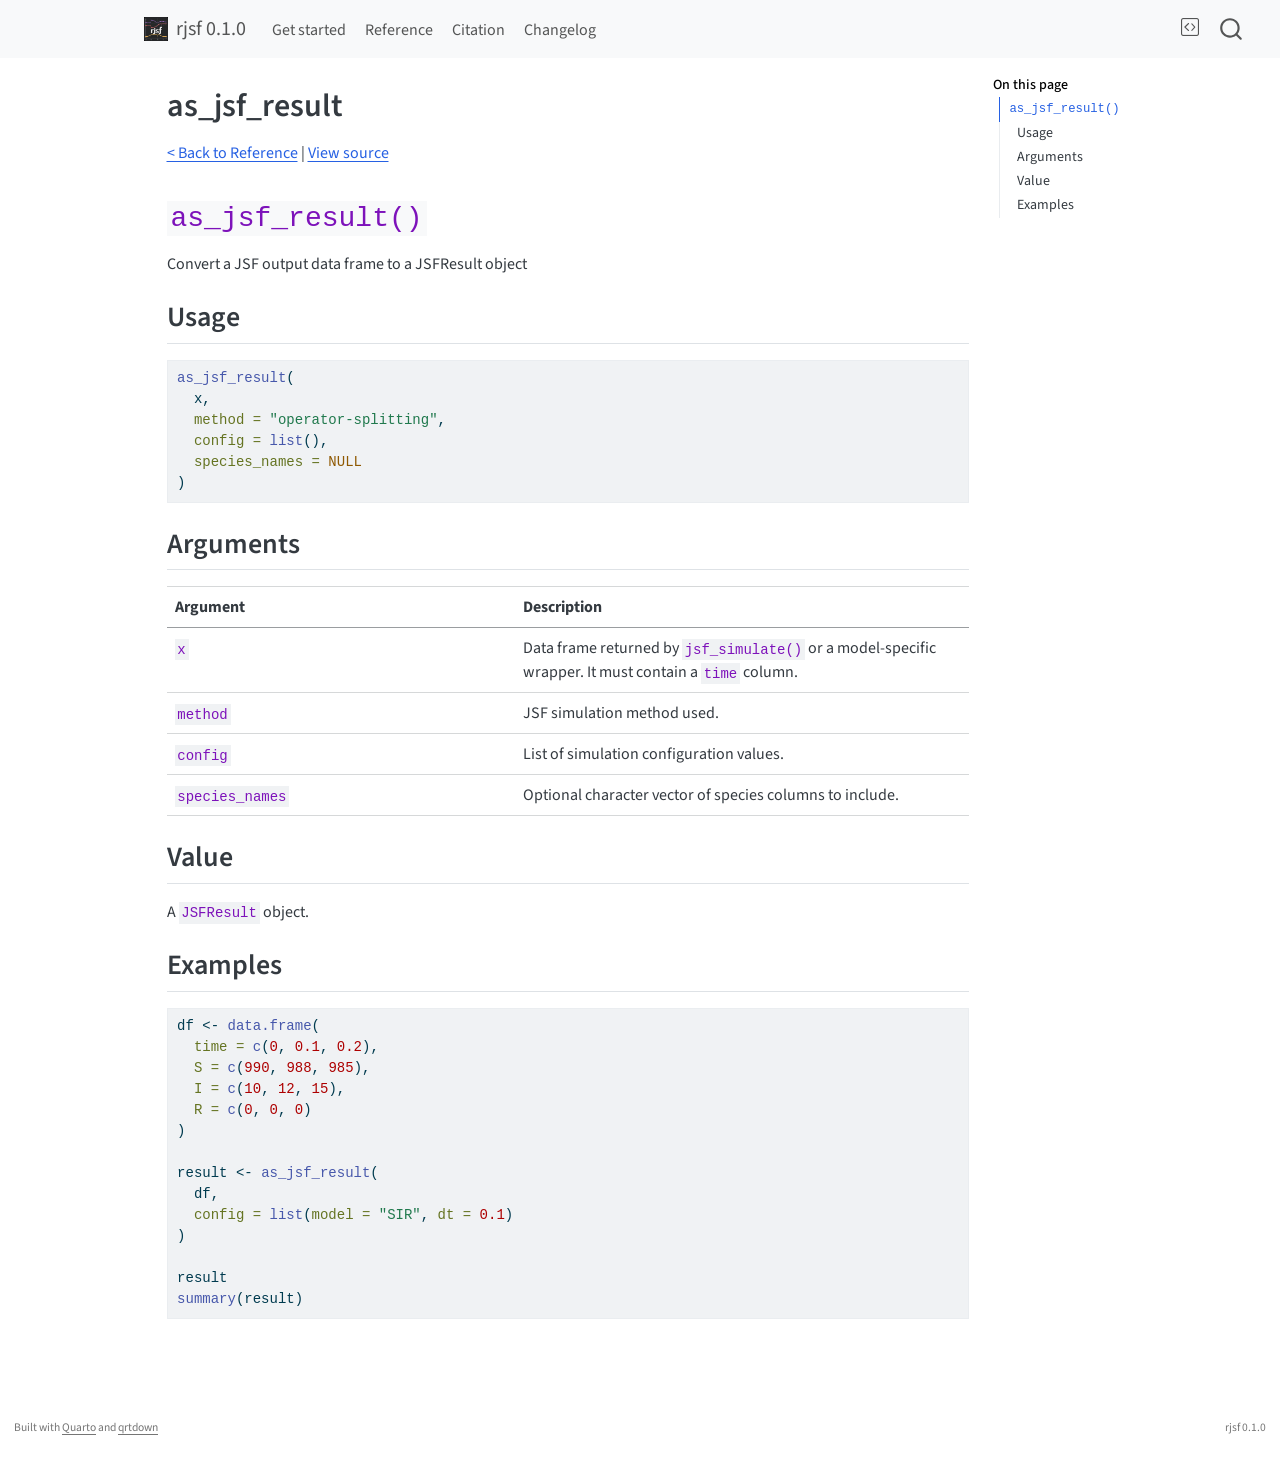
<file: reference/as_jsf_result.html>
<!DOCTYPE html>
<html xmlns="http://www.w3.org/1999/xhtml" lang="en" xml:lang="en"><head>

<meta charset="utf-8">
<meta name="generator" content="quarto-1.10.18">

<meta name="viewport" content="width=device-width, initial-scale=1.0, user-scalable=yes">


<title>as_jsf_result – rjsf</title>
<style>
/* Default styles provided by pandoc.
** See https://pandoc.org/MANUAL.html#variables-for-html for config info.
*/
span.smallcaps{font-variant: small-caps;}
div.columns{display: flex; gap: 1.5em;}
div.column{flex: auto;}
@media screen {
div.columns{gap: min(4vw, 1.5em);}
div.column{overflow-x: auto;}
}
div.hanging-indent{margin-left: 1.5em; text-indent: -1.5em;}
ul.task-list{list-style: none;}
ul.task-list li input[type="checkbox"] {
  width: 0.8em;
  margin: 0 0.8em 0.2em -1em; /* quarto-specific, see https://github.com/quarto-dev/quarto-cli/issues/4556 */ 
  vertical-align: middle;
}
/* CSS for syntax highlighting */
html { -webkit-text-size-adjust: 100%; }
pre > code.sourceCode { white-space: pre; position: relative; }
pre > code.sourceCode > span { display: inline-block; line-height: 1.25; }
pre > code.sourceCode > span:empty { height: 1.2em; }
.sourceCode { overflow: visible; }
code.sourceCode > span { color: inherit; text-decoration: inherit; }
div.sourceCode { margin: 1em 0; }
pre.sourceCode { margin: 0; }
@media screen {
div.sourceCode { overflow: auto; }
}
@media print {
pre > code.sourceCode { white-space: pre-wrap; }
pre > code.sourceCode > span { text-indent: -5em; padding-left: 5em; }
}
pre.numberSource code
  { counter-reset: source-line 0; }
pre.numberSource code > span
  { position: relative; left: -4em; counter-increment: source-line; }
pre.numberSource code > span > a:first-child::before
  { content: counter(source-line);
    position: relative; left: -1em; text-align: right; vertical-align: baseline;
    border: none; display: inline-block;
    -webkit-touch-callout: none; -webkit-user-select: none;
    -khtml-user-select: none; -moz-user-select: none;
    -ms-user-select: none; user-select: none;
    padding: 0 4px; width: 4em;
  }
pre.numberSource { margin-left: 3em;  padding-left: 4px; }
div.sourceCode
  {   }
@media screen {
pre > code.sourceCode > span > a:first-child::before { text-decoration: underline; }
}
</style>


<script src="../site_libs/quarto-nav/quarto-nav.js"></script>
<script src="../site_libs/quarto-nav/headroom.min.js"></script>
<script src="../site_libs/clipboard/clipboard.min.js"></script>
<script src="../site_libs/quarto-search/autocomplete.umd.js"></script>
<script src="../site_libs/quarto-search/fuse.min.js"></script>
<script src="../site_libs/quarto-search/quarto-search.js"></script>
<meta name="quarto:offset" content="../">
<script src="../site_libs/quarto-html/quarto.js" type="module"></script>
<script src="../site_libs/quarto-html/tabsets/tabsets.js" type="module"></script>
<script src="../site_libs/quarto-html/popper.min.js"></script>
<script src="../site_libs/quarto-html/tippy.umd.min.js"></script>
<script src="../site_libs/quarto-html/anchor.min.js"></script>
<link href="../site_libs/quarto-html/tippy.css" rel="stylesheet">
<link href="../site_libs/quarto-html/quarto-syntax-highlighting-64a204ab8560d761af7679ceaba22944.css" rel="stylesheet" id="quarto-text-highlighting-styles">
<script src="../site_libs/bootstrap/bootstrap.min.js"></script>
<link href="../site_libs/bootstrap/bootstrap-icons.css" rel="stylesheet">
<link href="../site_libs/bootstrap/bootstrap-acf981daebe61435a33ed7c4a5c74380.min.css" rel="stylesheet" append-hash="true" id="quarto-bootstrap" data-mode="light">
<script id="quarto-search-options" type="application/json">{
  "location": "navbar",
  "copy-button": false,
  "collapse-after": 3,
  "panel-placement": "end",
  "type": "overlay",
  "limit": 50,
  "keyboard-shortcut": [
    "f",
    "/",
    "s"
  ],
  "show-item-context": false,
  "language": {
    "search-no-results-text": "No results",
    "search-matching-documents-text": "matching documents",
    "search-copy-link-title": "Copy link to search",
    "search-hide-matches-text": "Hide additional matches",
    "search-more-match-text": "more match in this document",
    "search-more-matches-text": "more matches in this document",
    "search-clear-button-title": "Clear",
    "search-text-placeholder": "",
    "search-detached-cancel-button-title": "Cancel",
    "search-submit-button-title": "Submit",
    "search-label": "Search"
  }
}</script>


<link rel="stylesheet" href="../_qrtdown-styles.css">
</head>

<body class="nav-fixed quarto-light">

<div id="quarto-search-results"></div>
  <header id="quarto-header" class="headroom fixed-top">
    <nav class="navbar navbar-expand-lg " data-bs-theme="dark">
      <div class="navbar-container container-fluid">
      <div class="navbar-brand-container mx-auto">
    <a href="../index.html" class="navbar-brand navbar-brand-logo">
    <img src="../man/figures/logo.png" alt="" class="navbar-logo light-content">
    <img src="../man/figures/logo.png" alt="" class="navbar-logo dark-content">
    </a>
    <a class="navbar-brand" href="../index.html">
    <span class="navbar-title">rjsf 0.1.0</span>
    </a>
  </div>
            <div id="quarto-search" class="" title="Search"></div>
          <button class="navbar-toggler" type="button" data-bs-toggle="collapse" data-bs-target="#navbarCollapse" aria-controls="navbarCollapse" role="menu" aria-expanded="false" aria-label="Toggle navigation" onclick="if (window.quartoToggleHeadroom) { window.quartoToggleHeadroom(); }">
  <span class="navbar-toggler-icon"></span>
</button>
          <div class="collapse navbar-collapse" id="navbarCollapse">
            <ul class="navbar-nav navbar-nav-scroll me-auto">
  <li class="nav-item">
    <a class="nav-link" href="../vignettes/articles/getting-started.html"> 
<span class="menu-text">Get started</span></a>
  </li>  
  <li class="nav-item">
    <a class="nav-link" href="../reference.html"> 
<span class="menu-text">Reference</span></a>
  </li>  
  <li class="nav-item">
    <a class="nav-link" href="../_qrtdown/citation.html"> 
<span class="menu-text">Citation</span></a>
  </li>  
  <li class="nav-item">
    <a class="nav-link" href="../NEWS.html"> 
<span class="menu-text">Changelog</span></a>
  </li>  
</ul>
            <ul class="navbar-nav navbar-nav-scroll ms-auto">
  <li class="nav-item compact">
    <a class="nav-link" href="https://github.com/olivervu25/rjsf"> <i class="bi bi-code-square" role="img" aria-label="Source code">
</i> 
<span class="menu-text"></span></a>
  </li>  
</ul>
          </div> <!-- /navcollapse -->
            <div class="quarto-navbar-tools">
</div>
      </div> <!-- /container-fluid -->
    </nav>
</header>
<!-- content -->
<div id="quarto-content" class="quarto-container page-columns page-rows-contents page-layout-article page-navbar">
<!-- sidebar -->
<!-- margin-sidebar -->
    <div id="quarto-margin-sidebar" class="sidebar margin-sidebar">
        <nav id="TOC" role="doc-toc" class="toc-active">
    <h2 id="toc-title">On this page</h2>
   
  <ul>
  <li><a href="#as_jsf_result" id="toc-as_jsf_result" class="nav-link active" data-scroll-target="#as_jsf_result"><code>as_jsf_result()</code></a>
  <ul class="collapse">
  <li><a href="#usage" id="toc-usage" class="nav-link" data-scroll-target="#usage">Usage</a></li>
  <li><a href="#arguments" id="toc-arguments" class="nav-link" data-scroll-target="#arguments">Arguments</a></li>
  <li><a href="#value" id="toc-value" class="nav-link" data-scroll-target="#value">Value</a></li>
  <li><a href="#examples" id="toc-examples" class="nav-link" data-scroll-target="#examples">Examples</a></li>
  </ul></li>
  </ul>
</nav>
    </div>
<!-- main -->
<main class="content" id="quarto-document-content">

<header id="title-block-header" class="quarto-title-block default">
<div class="quarto-title">
<h1 class="title">as_jsf_result</h1>
</div>



<div class="quarto-title-meta">

    
  
    
  </div>
  


</header>


<p><a href="../reference.html">&lt; Back to Reference</a> | <a href="https://olivervu25.github.io/rjsf//src/branch/main/R/jsf_result.R#L140">View source</a></p>
<section id="as_jsf_result" class="level1">
<h1><code>as_jsf_result()</code></h1>
<p>Convert a JSF output data frame to a JSFResult object</p>
<section id="usage" class="level2">
<h2 class="anchored" data-anchor-id="usage">Usage</h2>
<div class="code-copy-outer-scaffold"><div class="sourceCode" id="cb1"><pre class="sourceCode r code-with-copy"><code class="sourceCode r"><span id="cb1-1"><a href="#cb1-1" aria-hidden="true" tabindex="-1"></a><span class="fu">as_jsf_result</span>(</span>
<span id="cb1-2"><a href="#cb1-2" aria-hidden="true" tabindex="-1"></a>  x,</span>
<span id="cb1-3"><a href="#cb1-3" aria-hidden="true" tabindex="-1"></a>  <span class="at">method =</span> <span class="st">"operator-splitting"</span>,</span>
<span id="cb1-4"><a href="#cb1-4" aria-hidden="true" tabindex="-1"></a>  <span class="at">config =</span> <span class="fu">list</span>(),</span>
<span id="cb1-5"><a href="#cb1-5" aria-hidden="true" tabindex="-1"></a>  <span class="at">species_names =</span> <span class="cn">NULL</span></span>
<span id="cb1-6"><a href="#cb1-6" aria-hidden="true" tabindex="-1"></a>)</span></code></pre></div><button title="Copy to Clipboard" class="code-copy-button"><i class="bi"></i></button></div>
</section>
<section id="arguments" class="level2">
<h2 class="anchored" data-anchor-id="arguments">Arguments</h2>
<table class="caption-top table">
<colgroup>
<col style="width: 43%">
<col style="width: 56%">
</colgroup>
<thead>
<tr class="header">
<th>Argument</th>
<th>Description</th>
</tr>
</thead>
<tbody>
<tr class="odd">
<td><code>x</code></td>
<td>Data frame returned by <code>jsf_simulate()</code> or a model-specific wrapper. It must contain a <code>time</code> column.</td>
</tr>
<tr class="even">
<td><code>method</code></td>
<td>JSF simulation method used.</td>
</tr>
<tr class="odd">
<td><code>config</code></td>
<td>List of simulation configuration values.</td>
</tr>
<tr class="even">
<td><code>species_names</code></td>
<td>Optional character vector of species columns to include.</td>
</tr>
</tbody>
</table>
</section>
<section id="value" class="level2">
<h2 class="anchored" data-anchor-id="value">Value</h2>
<p>A <code>JSFResult</code> object.</p>
</section>
<section id="examples" class="level2">
<h2 class="anchored" data-anchor-id="examples">Examples</h2>
<div class="code-copy-outer-scaffold"><div class="sourceCode" id="cb2"><pre class="sourceCode r code-with-copy"><code class="sourceCode r"><span id="cb2-1"><a href="#cb2-1" aria-hidden="true" tabindex="-1"></a>df <span class="ot">&lt;-</span> <span class="fu">data.frame</span>(</span>
<span id="cb2-2"><a href="#cb2-2" aria-hidden="true" tabindex="-1"></a>  <span class="at">time =</span> <span class="fu">c</span>(<span class="dv">0</span>, <span class="fl">0.1</span>, <span class="fl">0.2</span>),</span>
<span id="cb2-3"><a href="#cb2-3" aria-hidden="true" tabindex="-1"></a>  <span class="at">S =</span> <span class="fu">c</span>(<span class="dv">990</span>, <span class="dv">988</span>, <span class="dv">985</span>),</span>
<span id="cb2-4"><a href="#cb2-4" aria-hidden="true" tabindex="-1"></a>  <span class="at">I =</span> <span class="fu">c</span>(<span class="dv">10</span>, <span class="dv">12</span>, <span class="dv">15</span>),</span>
<span id="cb2-5"><a href="#cb2-5" aria-hidden="true" tabindex="-1"></a>  <span class="at">R =</span> <span class="fu">c</span>(<span class="dv">0</span>, <span class="dv">0</span>, <span class="dv">0</span>)</span>
<span id="cb2-6"><a href="#cb2-6" aria-hidden="true" tabindex="-1"></a>)</span>
<span id="cb2-7"><a href="#cb2-7" aria-hidden="true" tabindex="-1"></a></span>
<span id="cb2-8"><a href="#cb2-8" aria-hidden="true" tabindex="-1"></a>result <span class="ot">&lt;-</span> <span class="fu">as_jsf_result</span>(</span>
<span id="cb2-9"><a href="#cb2-9" aria-hidden="true" tabindex="-1"></a>  df,</span>
<span id="cb2-10"><a href="#cb2-10" aria-hidden="true" tabindex="-1"></a>  <span class="at">config =</span> <span class="fu">list</span>(<span class="at">model =</span> <span class="st">"SIR"</span>, <span class="at">dt =</span> <span class="fl">0.1</span>)</span>
<span id="cb2-11"><a href="#cb2-11" aria-hidden="true" tabindex="-1"></a>)</span>
<span id="cb2-12"><a href="#cb2-12" aria-hidden="true" tabindex="-1"></a></span>
<span id="cb2-13"><a href="#cb2-13" aria-hidden="true" tabindex="-1"></a>result</span>
<span id="cb2-14"><a href="#cb2-14" aria-hidden="true" tabindex="-1"></a><span class="fu">summary</span>(result)</span></code></pre></div><button title="Copy to Clipboard" class="code-copy-button"><i class="bi"></i></button></div>


</section>
</section>

</main> <!-- /main -->
<script id="quarto-html-after-body" type="application/javascript">
  window.document.addEventListener("DOMContentLoaded", function (event) {
    const icon = "";
    const anchorJS = new window.AnchorJS();
    anchorJS.options = {
      placement: 'right',
      icon: icon
    };
    anchorJS.add('.anchored');
    const isCodeAnnotation = (el) => {
      for (const clz of el.classList) {
        if (clz.startsWith('code-annotation-')) {                     
          return true;
        }
      }
      return false;
    }
    const onCopySuccess = function(e) {
      // button target
      const button = e.trigger;
      // don't keep focus
      button.blur();
      // flash "checked"
      button.classList.add('code-copy-button-checked');
      var currentTitle = button.getAttribute("title");
      button.setAttribute("title", "Copied!");
      let tooltip;
      if (window.bootstrap) {
        button.setAttribute("data-bs-toggle", "tooltip");
        button.setAttribute("data-bs-placement", "left");
        button.setAttribute("data-bs-title", "Copied!");
        tooltip = new bootstrap.Tooltip(button, 
          { trigger: "manual", 
            customClass: "code-copy-button-tooltip",
            offset: [0, -8]});
        tooltip.show();    
      }
      setTimeout(function() {
        if (tooltip) {
          tooltip.hide();
          button.removeAttribute("data-bs-title");
          button.removeAttribute("data-bs-toggle");
          button.removeAttribute("data-bs-placement");
        }
        button.setAttribute("title", currentTitle);
        button.classList.remove('code-copy-button-checked');
      }, 1000);
      // clear code selection
      e.clearSelection();
    }
    const getTextToCopy = function(trigger) {
      const outerScaffold = trigger.parentElement.cloneNode(true);
      const codeEl = outerScaffold.querySelector('code');
      for (const childEl of codeEl.children) {
        if (isCodeAnnotation(childEl)) {
          childEl.remove();
        }
      }
      return codeEl.innerText;
    }
    const clipboard = new window.ClipboardJS('.code-copy-button:not([data-in-quarto-modal])', {
      text: getTextToCopy
    });
    clipboard.on('success', onCopySuccess);
    if (window.document.getElementById('quarto-embedded-source-code-modal')) {
      const clipboardModal = new window.ClipboardJS('.code-copy-button[data-in-quarto-modal]', {
        text: getTextToCopy,
        container: window.document.getElementById('quarto-embedded-source-code-modal')
      });
      clipboardModal.on('success', onCopySuccess);
    }
      var localhostRegex = new RegExp(/^(?:http|https):\/\/localhost\:?[0-9]*\//);
      var mailtoRegex = new RegExp(/^mailto:/);
        var filterRegex = new RegExp('/' + window.location.host + '/');
      var isInternal = (href) => {
          return filterRegex.test(href) || localhostRegex.test(href) || mailtoRegex.test(href);
      }
      // Inspect non-navigation links and adorn them if external
     var links = window.document.querySelectorAll('a[href]:not(.nav-link):not(.navbar-brand):not(.toc-action):not(.sidebar-link):not(.sidebar-item-toggle):not(.pagination-link):not(.no-external):not([aria-hidden]):not(.dropdown-item):not(.quarto-navigation-tool):not(.about-link)');
      for (var i=0; i<links.length; i++) {
        const link = links[i];
        if (!isInternal(link.href)) {
          // undo the damage that might have been done by quarto-nav.js in the case of
          // links that we want to consider external
          if (link.dataset.originalHref !== undefined) {
            link.href = link.dataset.originalHref;
          }
        }
      }
    function tippyHover(el, contentFn, onTriggerFn, onUntriggerFn) {
      const config = {
        allowHTML: true,
        maxWidth: 500,
        delay: 100,
        arrow: false,
        appendTo: function(el) {
            return el.parentElement;
        },
        interactive: true,
        interactiveBorder: 10,
        theme: 'quarto',
        placement: 'bottom-start',
      };
      if (contentFn) {
        config.content = contentFn;
      }
      if (onTriggerFn) {
        config.onTrigger = onTriggerFn;
      }
      if (onUntriggerFn) {
        config.onUntrigger = onUntriggerFn;
      }
      window.tippy(el, config); 
    }
    const noterefs = window.document.querySelectorAll('a[role="doc-noteref"]');
    for (var i=0; i<noterefs.length; i++) {
      const ref = noterefs[i];
      tippyHover(ref, function() {
        // use id or data attribute instead here
        let href = ref.getAttribute('data-footnote-href') || ref.getAttribute('href');
        try { href = new URL(href).hash; } catch {}
        const id = href.replace(/^#\/?/, "");
        const note = window.document.getElementById(id);
        if (note) {
          return note.innerHTML;
        } else {
          return "";
        }
      });
    }
    const xrefs = window.document.querySelectorAll('a.quarto-xref');
    const processXRef = (id, note) => {
      // Strip column container classes
      const stripColumnClz = (el) => {
        el.classList.remove("page-full", "page-columns");
        if (el.children) {
          for (const child of el.children) {
            stripColumnClz(child);
          }
        }
      }
      stripColumnClz(note)
      if (id === null || id.startsWith('sec-')) {
        // Special case sections, only their first couple elements
        const container = document.createElement("div");
        if (note.children && note.children.length > 2) {
          container.appendChild(note.children[0].cloneNode(true));
          for (let i = 1; i < note.children.length; i++) {
            const child = note.children[i];
            if (child.tagName === "P" && child.innerText === "") {
              continue;
            } else {
              container.appendChild(child.cloneNode(true));
              break;
            }
          }
          if (window.Quarto?.typesetMath) {
            window.Quarto.typesetMath(container);
          }
          return container.innerHTML
        } else {
          if (window.Quarto?.typesetMath) {
            window.Quarto.typesetMath(note);
          }
          return note.innerHTML;
        }
      } else {
        // Remove any anchor links if they are present
        const anchorLink = note.querySelector('a.anchorjs-link');
        if (anchorLink) {
          anchorLink.remove();
        }
        if (window.Quarto?.typesetMath) {
          window.Quarto.typesetMath(note);
        }
        if (note.classList.contains("callout")) {
          return note.outerHTML;
        } else {
          return note.innerHTML;
        }
      }
    }
    for (var i=0; i<xrefs.length; i++) {
      const xref = xrefs[i];
      tippyHover(xref, undefined, function(instance) {
        instance.disable();
        let url = xref.getAttribute('href');
        let hash = undefined; 
        if (url.startsWith('#')) {
          hash = url;
        } else {
          try { hash = new URL(url).hash; } catch {}
        }
        if (hash) {
          const id = hash.replace(/^#\/?/, "");
          const note = window.document.getElementById(id);
          if (note !== null) {
            try {
              const html = processXRef(id, note.cloneNode(true));
              instance.setContent(html);
            } finally {
              instance.enable();
              instance.show();
            }
          } else {
            // See if we can fetch this
            fetch(url.split('#')[0])
            .then(res => res.text())
            .then(html => {
              const parser = new DOMParser();
              const htmlDoc = parser.parseFromString(html, "text/html");
              const note = htmlDoc.getElementById(id);
              if (note !== null) {
                const html = processXRef(id, note);
                instance.setContent(html);
              } 
            }).finally(() => {
              instance.enable();
              instance.show();
            });
          }
        } else {
          // See if we can fetch a full url (with no hash to target)
          // This is a special case and we should probably do some content thinning / targeting
          fetch(url)
          .then(res => res.text())
          .then(html => {
            const parser = new DOMParser();
            const htmlDoc = parser.parseFromString(html, "text/html");
            const note = htmlDoc.querySelector('main.content');
            if (note !== null) {
              // This should only happen for chapter cross references
              // (since there is no id in the URL)
              // remove the first header
              if (note.children.length > 0 && note.children[0].tagName === "HEADER") {
                note.children[0].remove();
              }
              const html = processXRef(null, note);
              instance.setContent(html);
            } 
          }).finally(() => {
            instance.enable();
            instance.show();
          });
        }
      }, function(instance) {
      });
    }
        let selectedAnnoteEl;
        const selectorForAnnotation = ( cell, annotation) => {
          let cellAttr = 'data-code-cell="' + cell + '"';
          let lineAttr = 'data-code-annotation="' +  annotation + '"';
          const selector = 'span[' + cellAttr + '][' + lineAttr + ']';
          return selector;
        }
        const selectCodeLines = (annoteEl) => {
          const doc = window.document;
          const targetCell = annoteEl.getAttribute("data-target-cell");
          const targetAnnotation = annoteEl.getAttribute("data-target-annotation");
          const annoteSpan = window.document.querySelector(selectorForAnnotation(targetCell, targetAnnotation));
          const lines = annoteSpan.getAttribute("data-code-lines").split(",");
          const lineIds = lines.map((line) => {
            return targetCell + "-" + line;
          })
          let top = null;
          let height = null;
          let parent = null;
          if (lineIds.length > 0) {
              //compute the position of the single el (top and bottom and make a div)
              const el = window.document.getElementById(lineIds[0]);
              top = el.offsetTop;
              height = el.offsetHeight;
              parent = el.parentElement.parentElement;
            if (lineIds.length > 1) {
              const lastEl = window.document.getElementById(lineIds[lineIds.length - 1]);
              const bottom = lastEl.offsetTop + lastEl.offsetHeight;
              height = bottom - top;
            }
            if (top !== null && height !== null && parent !== null) {
              // cook up a div (if necessary) and position it 
              let div = window.document.getElementById("code-annotation-line-highlight");
              if (div === null) {
                div = window.document.createElement("div");
                div.setAttribute("id", "code-annotation-line-highlight");
                div.style.position = 'absolute';
                parent.appendChild(div);
              }
              div.style.top = top - 2 + "px";
              div.style.height = height + 4 + "px";
              div.style.left = 0;
              let gutterDiv = window.document.getElementById("code-annotation-line-highlight-gutter");
              if (gutterDiv === null) {
                gutterDiv = window.document.createElement("div");
                gutterDiv.setAttribute("id", "code-annotation-line-highlight-gutter");
                gutterDiv.style.position = 'absolute';
                const codeCell = window.document.getElementById(targetCell);
                const gutter = codeCell.querySelector('.code-annotation-gutter');
                gutter.appendChild(gutterDiv);
              }
              gutterDiv.style.top = top - 2 + "px";
              gutterDiv.style.height = height + 4 + "px";
            }
            selectedAnnoteEl = annoteEl;
          }
        };
        const unselectCodeLines = () => {
          const elementsIds = ["code-annotation-line-highlight", "code-annotation-line-highlight-gutter"];
          elementsIds.forEach((elId) => {
            const div = window.document.getElementById(elId);
            if (div) {
              div.remove();
            }
          });
          selectedAnnoteEl = undefined;
        };
          // Handle positioning of the toggle
      window.addEventListener(
        "resize",
        throttle(() => {
          elRect = undefined;
          if (selectedAnnoteEl) {
            selectCodeLines(selectedAnnoteEl);
          }
        }, 10)
      );
      function throttle(fn, ms) {
      let throttle = false;
      let timer;
        return (...args) => {
          if(!throttle) { // first call gets through
              fn.apply(this, args);
              throttle = true;
          } else { // all the others get throttled
              if(timer) clearTimeout(timer); // cancel #2
              timer = setTimeout(() => {
                fn.apply(this, args);
                timer = throttle = false;
              }, ms);
          }
        };
      }
        // Attach click handler to the DT
        const annoteDls = window.document.querySelectorAll('dt[data-target-cell]');
        for (const annoteDlNode of annoteDls) {
          annoteDlNode.addEventListener('click', (event) => {
            const clickedEl = event.target;
            if (clickedEl !== selectedAnnoteEl) {
              unselectCodeLines();
              const activeEl = window.document.querySelector('dt[data-target-cell].code-annotation-active');
              if (activeEl) {
                activeEl.classList.remove('code-annotation-active');
              }
              selectCodeLines(clickedEl);
              clickedEl.classList.add('code-annotation-active');
            } else {
              // Unselect the line
              unselectCodeLines();
              clickedEl.classList.remove('code-annotation-active');
            }
          });
        }
    const findCites = (el) => {
      const parentEl = el.parentElement;
      if (parentEl) {
        const cites = parentEl.dataset.cites;
        if (cites) {
          return {
            el,
            cites: cites.split(' ')
          };
        } else {
          return findCites(el.parentElement)
        }
      } else {
        return undefined;
      }
    };
    var bibliorefs = window.document.querySelectorAll('a[role="doc-biblioref"]');
    for (var i=0; i<bibliorefs.length; i++) {
      const ref = bibliorefs[i];
      const citeInfo = findCites(ref);
      if (citeInfo) {
        tippyHover(citeInfo.el, function() {
          var popup = window.document.createElement('div');
          citeInfo.cites.forEach(function(cite) {
            var citeDiv = window.document.createElement('div');
            citeDiv.classList.add('hanging-indent');
            citeDiv.classList.add('csl-entry');
            var biblioDiv = window.document.getElementById('ref-' + cite);
            if (biblioDiv) {
              citeDiv.innerHTML = biblioDiv.innerHTML;
            }
            popup.appendChild(citeDiv);
          });
          return popup.innerHTML;
        });
      }
    }
  });
  </script>
</div> <!-- /content -->
<footer class="footer">
  <div class="nav-footer">
    <div class="nav-footer-left">
<p>Built with <a href="https://quarto.org/">Quarto</a> and <a href="https://codeberg.org/usrbinr/qrtdown">qrtdown</a></p>
</div>   
    <div class="nav-footer-center">
      &nbsp;
    </div>
    <div class="nav-footer-right">
<p>rjsf 0.1.0</p>
</div>
  </div>
</footer>




</body></html>
</file>
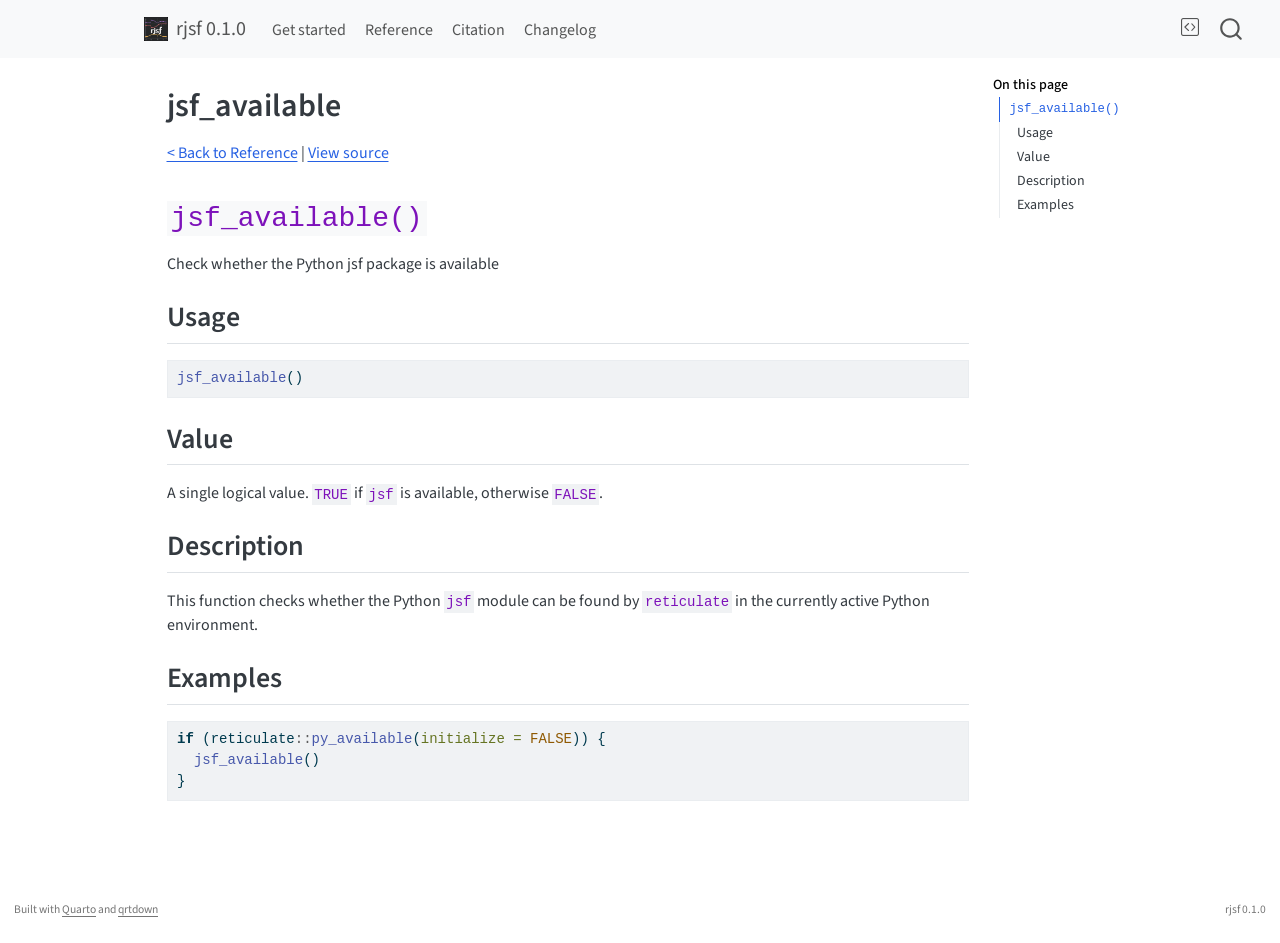
<file: reference/jsf_available.html>
<!DOCTYPE html>
<html xmlns="http://www.w3.org/1999/xhtml" lang="en" xml:lang="en"><head>

<meta charset="utf-8">
<meta name="generator" content="quarto-1.10.18">

<meta name="viewport" content="width=device-width, initial-scale=1.0, user-scalable=yes">


<title>jsf_available – rjsf</title>
<style>
/* Default styles provided by pandoc.
** See https://pandoc.org/MANUAL.html#variables-for-html for config info.
*/
span.smallcaps{font-variant: small-caps;}
div.columns{display: flex; gap: 1.5em;}
div.column{flex: auto;}
@media screen {
div.columns{gap: min(4vw, 1.5em);}
div.column{overflow-x: auto;}
}
div.hanging-indent{margin-left: 1.5em; text-indent: -1.5em;}
ul.task-list{list-style: none;}
ul.task-list li input[type="checkbox"] {
  width: 0.8em;
  margin: 0 0.8em 0.2em -1em; /* quarto-specific, see https://github.com/quarto-dev/quarto-cli/issues/4556 */ 
  vertical-align: middle;
}
/* CSS for syntax highlighting */
html { -webkit-text-size-adjust: 100%; }
pre > code.sourceCode { white-space: pre; position: relative; }
pre > code.sourceCode > span { display: inline-block; line-height: 1.25; }
pre > code.sourceCode > span:empty { height: 1.2em; }
.sourceCode { overflow: visible; }
code.sourceCode > span { color: inherit; text-decoration: inherit; }
div.sourceCode { margin: 1em 0; }
pre.sourceCode { margin: 0; }
@media screen {
div.sourceCode { overflow: auto; }
}
@media print {
pre > code.sourceCode { white-space: pre-wrap; }
pre > code.sourceCode > span { text-indent: -5em; padding-left: 5em; }
}
pre.numberSource code
  { counter-reset: source-line 0; }
pre.numberSource code > span
  { position: relative; left: -4em; counter-increment: source-line; }
pre.numberSource code > span > a:first-child::before
  { content: counter(source-line);
    position: relative; left: -1em; text-align: right; vertical-align: baseline;
    border: none; display: inline-block;
    -webkit-touch-callout: none; -webkit-user-select: none;
    -khtml-user-select: none; -moz-user-select: none;
    -ms-user-select: none; user-select: none;
    padding: 0 4px; width: 4em;
  }
pre.numberSource { margin-left: 3em;  padding-left: 4px; }
div.sourceCode
  {   }
@media screen {
pre > code.sourceCode > span > a:first-child::before { text-decoration: underline; }
}
</style>


<script src="../site_libs/quarto-nav/quarto-nav.js"></script>
<script src="../site_libs/quarto-nav/headroom.min.js"></script>
<script src="../site_libs/clipboard/clipboard.min.js"></script>
<script src="../site_libs/quarto-search/autocomplete.umd.js"></script>
<script src="../site_libs/quarto-search/fuse.min.js"></script>
<script src="../site_libs/quarto-search/quarto-search.js"></script>
<meta name="quarto:offset" content="../">
<script src="../site_libs/quarto-html/quarto.js" type="module"></script>
<script src="../site_libs/quarto-html/tabsets/tabsets.js" type="module"></script>
<script src="../site_libs/quarto-html/popper.min.js"></script>
<script src="../site_libs/quarto-html/tippy.umd.min.js"></script>
<script src="../site_libs/quarto-html/anchor.min.js"></script>
<link href="../site_libs/quarto-html/tippy.css" rel="stylesheet">
<link href="../site_libs/quarto-html/quarto-syntax-highlighting-64a204ab8560d761af7679ceaba22944.css" rel="stylesheet" id="quarto-text-highlighting-styles">
<script src="../site_libs/bootstrap/bootstrap.min.js"></script>
<link href="../site_libs/bootstrap/bootstrap-icons.css" rel="stylesheet">
<link href="../site_libs/bootstrap/bootstrap-acf981daebe61435a33ed7c4a5c74380.min.css" rel="stylesheet" append-hash="true" id="quarto-bootstrap" data-mode="light">
<script id="quarto-search-options" type="application/json">{
  "location": "navbar",
  "copy-button": false,
  "collapse-after": 3,
  "panel-placement": "end",
  "type": "overlay",
  "limit": 50,
  "keyboard-shortcut": [
    "f",
    "/",
    "s"
  ],
  "show-item-context": false,
  "language": {
    "search-no-results-text": "No results",
    "search-matching-documents-text": "matching documents",
    "search-copy-link-title": "Copy link to search",
    "search-hide-matches-text": "Hide additional matches",
    "search-more-match-text": "more match in this document",
    "search-more-matches-text": "more matches in this document",
    "search-clear-button-title": "Clear",
    "search-text-placeholder": "",
    "search-detached-cancel-button-title": "Cancel",
    "search-submit-button-title": "Submit",
    "search-label": "Search"
  }
}</script>


<link rel="stylesheet" href="../_qrtdown-styles.css">
</head>

<body class="nav-fixed quarto-light">

<div id="quarto-search-results"></div>
  <header id="quarto-header" class="headroom fixed-top">
    <nav class="navbar navbar-expand-lg " data-bs-theme="dark">
      <div class="navbar-container container-fluid">
      <div class="navbar-brand-container mx-auto">
    <a href="../index.html" class="navbar-brand navbar-brand-logo">
    <img src="../man/figures/logo.png" alt="" class="navbar-logo light-content">
    <img src="../man/figures/logo.png" alt="" class="navbar-logo dark-content">
    </a>
    <a class="navbar-brand" href="../index.html">
    <span class="navbar-title">rjsf 0.1.0</span>
    </a>
  </div>
            <div id="quarto-search" class="" title="Search"></div>
          <button class="navbar-toggler" type="button" data-bs-toggle="collapse" data-bs-target="#navbarCollapse" aria-controls="navbarCollapse" role="menu" aria-expanded="false" aria-label="Toggle navigation" onclick="if (window.quartoToggleHeadroom) { window.quartoToggleHeadroom(); }">
  <span class="navbar-toggler-icon"></span>
</button>
          <div class="collapse navbar-collapse" id="navbarCollapse">
            <ul class="navbar-nav navbar-nav-scroll me-auto">
  <li class="nav-item">
    <a class="nav-link" href="../vignettes/articles/getting-started.html"> 
<span class="menu-text">Get started</span></a>
  </li>  
  <li class="nav-item">
    <a class="nav-link" href="../reference.html"> 
<span class="menu-text">Reference</span></a>
  </li>  
  <li class="nav-item">
    <a class="nav-link" href="../_qrtdown/citation.html"> 
<span class="menu-text">Citation</span></a>
  </li>  
  <li class="nav-item">
    <a class="nav-link" href="../NEWS.html"> 
<span class="menu-text">Changelog</span></a>
  </li>  
</ul>
            <ul class="navbar-nav navbar-nav-scroll ms-auto">
  <li class="nav-item compact">
    <a class="nav-link" href="https://github.com/olivervu25/rjsf"> <i class="bi bi-code-square" role="img" aria-label="Source code">
</i> 
<span class="menu-text"></span></a>
  </li>  
</ul>
          </div> <!-- /navcollapse -->
            <div class="quarto-navbar-tools">
</div>
      </div> <!-- /container-fluid -->
    </nav>
</header>
<!-- content -->
<div id="quarto-content" class="quarto-container page-columns page-rows-contents page-layout-article page-navbar">
<!-- sidebar -->
<!-- margin-sidebar -->
    <div id="quarto-margin-sidebar" class="sidebar margin-sidebar">
        <nav id="TOC" role="doc-toc" class="toc-active">
    <h2 id="toc-title">On this page</h2>
   
  <ul>
  <li><a href="#jsf_available" id="toc-jsf_available" class="nav-link active" data-scroll-target="#jsf_available"><code>jsf_available()</code></a>
  <ul class="collapse">
  <li><a href="#usage" id="toc-usage" class="nav-link" data-scroll-target="#usage">Usage</a></li>
  <li><a href="#value" id="toc-value" class="nav-link" data-scroll-target="#value">Value</a></li>
  <li><a href="#description" id="toc-description" class="nav-link" data-scroll-target="#description">Description</a></li>
  <li><a href="#examples" id="toc-examples" class="nav-link" data-scroll-target="#examples">Examples</a></li>
  </ul></li>
  </ul>
</nav>
    </div>
<!-- main -->
<main class="content" id="quarto-document-content">

<header id="title-block-header" class="quarto-title-block default">
<div class="quarto-title">
<h1 class="title">jsf_available</h1>
</div>



<div class="quarto-title-meta">

    
  
    
  </div>
  


</header>


<p><a href="../reference.html">&lt; Back to Reference</a> | <a href="https://olivervu25.github.io/rjsf//src/branch/main/R/jsf_available.R#L14">View source</a></p>
<section id="jsf_available" class="level1">
<h1><code>jsf_available()</code></h1>
<p>Check whether the Python jsf package is available</p>
<section id="usage" class="level2">
<h2 class="anchored" data-anchor-id="usage">Usage</h2>
<div class="code-copy-outer-scaffold"><div class="sourceCode" id="cb1"><pre class="sourceCode r code-with-copy"><code class="sourceCode r"><span id="cb1-1"><a href="#cb1-1" aria-hidden="true" tabindex="-1"></a><span class="fu">jsf_available</span>()</span></code></pre></div><button title="Copy to Clipboard" class="code-copy-button"><i class="bi"></i></button></div>
</section>
<section id="value" class="level2">
<h2 class="anchored" data-anchor-id="value">Value</h2>
<p>A single logical value. <code>TRUE</code> if <code>jsf</code> is available, otherwise <code>FALSE</code>.</p>
</section>
<section id="description" class="level2">
<h2 class="anchored" data-anchor-id="description">Description</h2>
<p>This function checks whether the Python <code>jsf</code> module can be found by <code>reticulate</code> in the currently active Python environment.</p>
</section>
<section id="examples" class="level2">
<h2 class="anchored" data-anchor-id="examples">Examples</h2>
<div class="code-copy-outer-scaffold"><div class="sourceCode" id="cb2"><pre class="sourceCode r code-with-copy"><code class="sourceCode r"><span id="cb2-1"><a href="#cb2-1" aria-hidden="true" tabindex="-1"></a><span class="cf">if</span> (reticulate<span class="sc">::</span><span class="fu">py_available</span>(<span class="at">initialize =</span> <span class="cn">FALSE</span>)) {</span>
<span id="cb2-2"><a href="#cb2-2" aria-hidden="true" tabindex="-1"></a>  <span class="fu">jsf_available</span>()</span>
<span id="cb2-3"><a href="#cb2-3" aria-hidden="true" tabindex="-1"></a>}</span></code></pre></div><button title="Copy to Clipboard" class="code-copy-button"><i class="bi"></i></button></div>


</section>
</section>

</main> <!-- /main -->
<script id="quarto-html-after-body" type="application/javascript">
  window.document.addEventListener("DOMContentLoaded", function (event) {
    const icon = "";
    const anchorJS = new window.AnchorJS();
    anchorJS.options = {
      placement: 'right',
      icon: icon
    };
    anchorJS.add('.anchored');
    const isCodeAnnotation = (el) => {
      for (const clz of el.classList) {
        if (clz.startsWith('code-annotation-')) {                     
          return true;
        }
      }
      return false;
    }
    const onCopySuccess = function(e) {
      // button target
      const button = e.trigger;
      // don't keep focus
      button.blur();
      // flash "checked"
      button.classList.add('code-copy-button-checked');
      var currentTitle = button.getAttribute("title");
      button.setAttribute("title", "Copied!");
      let tooltip;
      if (window.bootstrap) {
        button.setAttribute("data-bs-toggle", "tooltip");
        button.setAttribute("data-bs-placement", "left");
        button.setAttribute("data-bs-title", "Copied!");
        tooltip = new bootstrap.Tooltip(button, 
          { trigger: "manual", 
            customClass: "code-copy-button-tooltip",
            offset: [0, -8]});
        tooltip.show();    
      }
      setTimeout(function() {
        if (tooltip) {
          tooltip.hide();
          button.removeAttribute("data-bs-title");
          button.removeAttribute("data-bs-toggle");
          button.removeAttribute("data-bs-placement");
        }
        button.setAttribute("title", currentTitle);
        button.classList.remove('code-copy-button-checked');
      }, 1000);
      // clear code selection
      e.clearSelection();
    }
    const getTextToCopy = function(trigger) {
      const outerScaffold = trigger.parentElement.cloneNode(true);
      const codeEl = outerScaffold.querySelector('code');
      for (const childEl of codeEl.children) {
        if (isCodeAnnotation(childEl)) {
          childEl.remove();
        }
      }
      return codeEl.innerText;
    }
    const clipboard = new window.ClipboardJS('.code-copy-button:not([data-in-quarto-modal])', {
      text: getTextToCopy
    });
    clipboard.on('success', onCopySuccess);
    if (window.document.getElementById('quarto-embedded-source-code-modal')) {
      const clipboardModal = new window.ClipboardJS('.code-copy-button[data-in-quarto-modal]', {
        text: getTextToCopy,
        container: window.document.getElementById('quarto-embedded-source-code-modal')
      });
      clipboardModal.on('success', onCopySuccess);
    }
      var localhostRegex = new RegExp(/^(?:http|https):\/\/localhost\:?[0-9]*\//);
      var mailtoRegex = new RegExp(/^mailto:/);
        var filterRegex = new RegExp('/' + window.location.host + '/');
      var isInternal = (href) => {
          return filterRegex.test(href) || localhostRegex.test(href) || mailtoRegex.test(href);
      }
      // Inspect non-navigation links and adorn them if external
     var links = window.document.querySelectorAll('a[href]:not(.nav-link):not(.navbar-brand):not(.toc-action):not(.sidebar-link):not(.sidebar-item-toggle):not(.pagination-link):not(.no-external):not([aria-hidden]):not(.dropdown-item):not(.quarto-navigation-tool):not(.about-link)');
      for (var i=0; i<links.length; i++) {
        const link = links[i];
        if (!isInternal(link.href)) {
          // undo the damage that might have been done by quarto-nav.js in the case of
          // links that we want to consider external
          if (link.dataset.originalHref !== undefined) {
            link.href = link.dataset.originalHref;
          }
        }
      }
    function tippyHover(el, contentFn, onTriggerFn, onUntriggerFn) {
      const config = {
        allowHTML: true,
        maxWidth: 500,
        delay: 100,
        arrow: false,
        appendTo: function(el) {
            return el.parentElement;
        },
        interactive: true,
        interactiveBorder: 10,
        theme: 'quarto',
        placement: 'bottom-start',
      };
      if (contentFn) {
        config.content = contentFn;
      }
      if (onTriggerFn) {
        config.onTrigger = onTriggerFn;
      }
      if (onUntriggerFn) {
        config.onUntrigger = onUntriggerFn;
      }
      window.tippy(el, config); 
    }
    const noterefs = window.document.querySelectorAll('a[role="doc-noteref"]');
    for (var i=0; i<noterefs.length; i++) {
      const ref = noterefs[i];
      tippyHover(ref, function() {
        // use id or data attribute instead here
        let href = ref.getAttribute('data-footnote-href') || ref.getAttribute('href');
        try { href = new URL(href).hash; } catch {}
        const id = href.replace(/^#\/?/, "");
        const note = window.document.getElementById(id);
        if (note) {
          return note.innerHTML;
        } else {
          return "";
        }
      });
    }
    const xrefs = window.document.querySelectorAll('a.quarto-xref');
    const processXRef = (id, note) => {
      // Strip column container classes
      const stripColumnClz = (el) => {
        el.classList.remove("page-full", "page-columns");
        if (el.children) {
          for (const child of el.children) {
            stripColumnClz(child);
          }
        }
      }
      stripColumnClz(note)
      if (id === null || id.startsWith('sec-')) {
        // Special case sections, only their first couple elements
        const container = document.createElement("div");
        if (note.children && note.children.length > 2) {
          container.appendChild(note.children[0].cloneNode(true));
          for (let i = 1; i < note.children.length; i++) {
            const child = note.children[i];
            if (child.tagName === "P" && child.innerText === "") {
              continue;
            } else {
              container.appendChild(child.cloneNode(true));
              break;
            }
          }
          if (window.Quarto?.typesetMath) {
            window.Quarto.typesetMath(container);
          }
          return container.innerHTML
        } else {
          if (window.Quarto?.typesetMath) {
            window.Quarto.typesetMath(note);
          }
          return note.innerHTML;
        }
      } else {
        // Remove any anchor links if they are present
        const anchorLink = note.querySelector('a.anchorjs-link');
        if (anchorLink) {
          anchorLink.remove();
        }
        if (window.Quarto?.typesetMath) {
          window.Quarto.typesetMath(note);
        }
        if (note.classList.contains("callout")) {
          return note.outerHTML;
        } else {
          return note.innerHTML;
        }
      }
    }
    for (var i=0; i<xrefs.length; i++) {
      const xref = xrefs[i];
      tippyHover(xref, undefined, function(instance) {
        instance.disable();
        let url = xref.getAttribute('href');
        let hash = undefined; 
        if (url.startsWith('#')) {
          hash = url;
        } else {
          try { hash = new URL(url).hash; } catch {}
        }
        if (hash) {
          const id = hash.replace(/^#\/?/, "");
          const note = window.document.getElementById(id);
          if (note !== null) {
            try {
              const html = processXRef(id, note.cloneNode(true));
              instance.setContent(html);
            } finally {
              instance.enable();
              instance.show();
            }
          } else {
            // See if we can fetch this
            fetch(url.split('#')[0])
            .then(res => res.text())
            .then(html => {
              const parser = new DOMParser();
              const htmlDoc = parser.parseFromString(html, "text/html");
              const note = htmlDoc.getElementById(id);
              if (note !== null) {
                const html = processXRef(id, note);
                instance.setContent(html);
              } 
            }).finally(() => {
              instance.enable();
              instance.show();
            });
          }
        } else {
          // See if we can fetch a full url (with no hash to target)
          // This is a special case and we should probably do some content thinning / targeting
          fetch(url)
          .then(res => res.text())
          .then(html => {
            const parser = new DOMParser();
            const htmlDoc = parser.parseFromString(html, "text/html");
            const note = htmlDoc.querySelector('main.content');
            if (note !== null) {
              // This should only happen for chapter cross references
              // (since there is no id in the URL)
              // remove the first header
              if (note.children.length > 0 && note.children[0].tagName === "HEADER") {
                note.children[0].remove();
              }
              const html = processXRef(null, note);
              instance.setContent(html);
            } 
          }).finally(() => {
            instance.enable();
            instance.show();
          });
        }
      }, function(instance) {
      });
    }
        let selectedAnnoteEl;
        const selectorForAnnotation = ( cell, annotation) => {
          let cellAttr = 'data-code-cell="' + cell + '"';
          let lineAttr = 'data-code-annotation="' +  annotation + '"';
          const selector = 'span[' + cellAttr + '][' + lineAttr + ']';
          return selector;
        }
        const selectCodeLines = (annoteEl) => {
          const doc = window.document;
          const targetCell = annoteEl.getAttribute("data-target-cell");
          const targetAnnotation = annoteEl.getAttribute("data-target-annotation");
          const annoteSpan = window.document.querySelector(selectorForAnnotation(targetCell, targetAnnotation));
          const lines = annoteSpan.getAttribute("data-code-lines").split(",");
          const lineIds = lines.map((line) => {
            return targetCell + "-" + line;
          })
          let top = null;
          let height = null;
          let parent = null;
          if (lineIds.length > 0) {
              //compute the position of the single el (top and bottom and make a div)
              const el = window.document.getElementById(lineIds[0]);
              top = el.offsetTop;
              height = el.offsetHeight;
              parent = el.parentElement.parentElement;
            if (lineIds.length > 1) {
              const lastEl = window.document.getElementById(lineIds[lineIds.length - 1]);
              const bottom = lastEl.offsetTop + lastEl.offsetHeight;
              height = bottom - top;
            }
            if (top !== null && height !== null && parent !== null) {
              // cook up a div (if necessary) and position it 
              let div = window.document.getElementById("code-annotation-line-highlight");
              if (div === null) {
                div = window.document.createElement("div");
                div.setAttribute("id", "code-annotation-line-highlight");
                div.style.position = 'absolute';
                parent.appendChild(div);
              }
              div.style.top = top - 2 + "px";
              div.style.height = height + 4 + "px";
              div.style.left = 0;
              let gutterDiv = window.document.getElementById("code-annotation-line-highlight-gutter");
              if (gutterDiv === null) {
                gutterDiv = window.document.createElement("div");
                gutterDiv.setAttribute("id", "code-annotation-line-highlight-gutter");
                gutterDiv.style.position = 'absolute';
                const codeCell = window.document.getElementById(targetCell);
                const gutter = codeCell.querySelector('.code-annotation-gutter');
                gutter.appendChild(gutterDiv);
              }
              gutterDiv.style.top = top - 2 + "px";
              gutterDiv.style.height = height + 4 + "px";
            }
            selectedAnnoteEl = annoteEl;
          }
        };
        const unselectCodeLines = () => {
          const elementsIds = ["code-annotation-line-highlight", "code-annotation-line-highlight-gutter"];
          elementsIds.forEach((elId) => {
            const div = window.document.getElementById(elId);
            if (div) {
              div.remove();
            }
          });
          selectedAnnoteEl = undefined;
        };
          // Handle positioning of the toggle
      window.addEventListener(
        "resize",
        throttle(() => {
          elRect = undefined;
          if (selectedAnnoteEl) {
            selectCodeLines(selectedAnnoteEl);
          }
        }, 10)
      );
      function throttle(fn, ms) {
      let throttle = false;
      let timer;
        return (...args) => {
          if(!throttle) { // first call gets through
              fn.apply(this, args);
              throttle = true;
          } else { // all the others get throttled
              if(timer) clearTimeout(timer); // cancel #2
              timer = setTimeout(() => {
                fn.apply(this, args);
                timer = throttle = false;
              }, ms);
          }
        };
      }
        // Attach click handler to the DT
        const annoteDls = window.document.querySelectorAll('dt[data-target-cell]');
        for (const annoteDlNode of annoteDls) {
          annoteDlNode.addEventListener('click', (event) => {
            const clickedEl = event.target;
            if (clickedEl !== selectedAnnoteEl) {
              unselectCodeLines();
              const activeEl = window.document.querySelector('dt[data-target-cell].code-annotation-active');
              if (activeEl) {
                activeEl.classList.remove('code-annotation-active');
              }
              selectCodeLines(clickedEl);
              clickedEl.classList.add('code-annotation-active');
            } else {
              // Unselect the line
              unselectCodeLines();
              clickedEl.classList.remove('code-annotation-active');
            }
          });
        }
    const findCites = (el) => {
      const parentEl = el.parentElement;
      if (parentEl) {
        const cites = parentEl.dataset.cites;
        if (cites) {
          return {
            el,
            cites: cites.split(' ')
          };
        } else {
          return findCites(el.parentElement)
        }
      } else {
        return undefined;
      }
    };
    var bibliorefs = window.document.querySelectorAll('a[role="doc-biblioref"]');
    for (var i=0; i<bibliorefs.length; i++) {
      const ref = bibliorefs[i];
      const citeInfo = findCites(ref);
      if (citeInfo) {
        tippyHover(citeInfo.el, function() {
          var popup = window.document.createElement('div');
          citeInfo.cites.forEach(function(cite) {
            var citeDiv = window.document.createElement('div');
            citeDiv.classList.add('hanging-indent');
            citeDiv.classList.add('csl-entry');
            var biblioDiv = window.document.getElementById('ref-' + cite);
            if (biblioDiv) {
              citeDiv.innerHTML = biblioDiv.innerHTML;
            }
            popup.appendChild(citeDiv);
          });
          return popup.innerHTML;
        });
      }
    }
  });
  </script>
</div> <!-- /content -->
<footer class="footer">
  <div class="nav-footer">
    <div class="nav-footer-left">
<p>Built with <a href="https://quarto.org/">Quarto</a> and <a href="https://codeberg.org/usrbinr/qrtdown">qrtdown</a></p>
</div>   
    <div class="nav-footer-center">
      &nbsp;
    </div>
    <div class="nav-footer-right">
<p>rjsf 0.1.0</p>
</div>
  </div>
</footer>




</body></html>
</file>
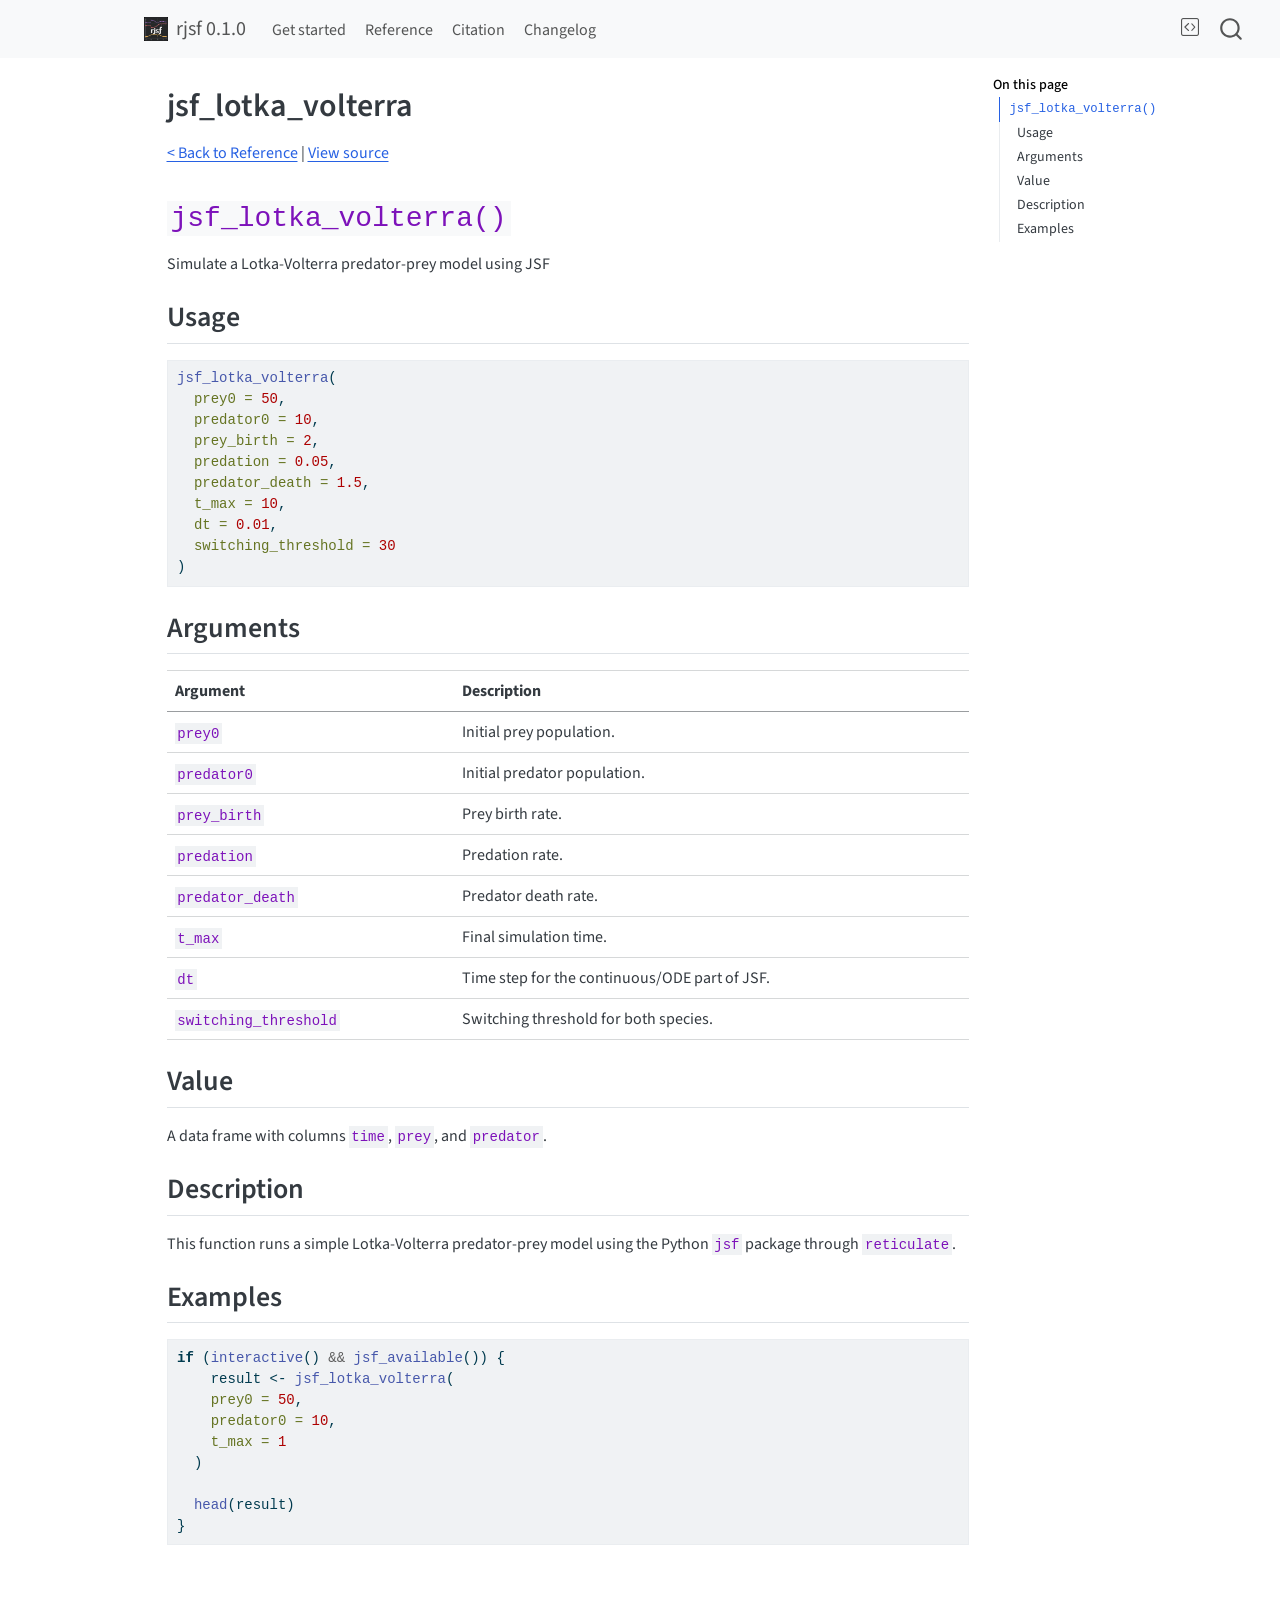
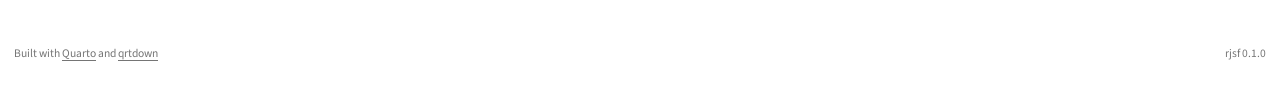
<file: reference/jsf_lotka_volterra.html>
<!DOCTYPE html>
<html xmlns="http://www.w3.org/1999/xhtml" lang="en" xml:lang="en"><head>

<meta charset="utf-8">
<meta name="generator" content="quarto-1.10.18">

<meta name="viewport" content="width=device-width, initial-scale=1.0, user-scalable=yes">


<title>jsf_lotka_volterra – rjsf</title>
<style>
/* Default styles provided by pandoc.
** See https://pandoc.org/MANUAL.html#variables-for-html for config info.
*/
span.smallcaps{font-variant: small-caps;}
div.columns{display: flex; gap: 1.5em;}
div.column{flex: auto;}
@media screen {
div.columns{gap: min(4vw, 1.5em);}
div.column{overflow-x: auto;}
}
div.hanging-indent{margin-left: 1.5em; text-indent: -1.5em;}
ul.task-list{list-style: none;}
ul.task-list li input[type="checkbox"] {
  width: 0.8em;
  margin: 0 0.8em 0.2em -1em; /* quarto-specific, see https://github.com/quarto-dev/quarto-cli/issues/4556 */ 
  vertical-align: middle;
}
/* CSS for syntax highlighting */
html { -webkit-text-size-adjust: 100%; }
pre > code.sourceCode { white-space: pre; position: relative; }
pre > code.sourceCode > span { display: inline-block; line-height: 1.25; }
pre > code.sourceCode > span:empty { height: 1.2em; }
.sourceCode { overflow: visible; }
code.sourceCode > span { color: inherit; text-decoration: inherit; }
div.sourceCode { margin: 1em 0; }
pre.sourceCode { margin: 0; }
@media screen {
div.sourceCode { overflow: auto; }
}
@media print {
pre > code.sourceCode { white-space: pre-wrap; }
pre > code.sourceCode > span { text-indent: -5em; padding-left: 5em; }
}
pre.numberSource code
  { counter-reset: source-line 0; }
pre.numberSource code > span
  { position: relative; left: -4em; counter-increment: source-line; }
pre.numberSource code > span > a:first-child::before
  { content: counter(source-line);
    position: relative; left: -1em; text-align: right; vertical-align: baseline;
    border: none; display: inline-block;
    -webkit-touch-callout: none; -webkit-user-select: none;
    -khtml-user-select: none; -moz-user-select: none;
    -ms-user-select: none; user-select: none;
    padding: 0 4px; width: 4em;
  }
pre.numberSource { margin-left: 3em;  padding-left: 4px; }
div.sourceCode
  {   }
@media screen {
pre > code.sourceCode > span > a:first-child::before { text-decoration: underline; }
}
</style>


<script src="../site_libs/quarto-nav/quarto-nav.js"></script>
<script src="../site_libs/quarto-nav/headroom.min.js"></script>
<script src="../site_libs/clipboard/clipboard.min.js"></script>
<script src="../site_libs/quarto-search/autocomplete.umd.js"></script>
<script src="../site_libs/quarto-search/fuse.min.js"></script>
<script src="../site_libs/quarto-search/quarto-search.js"></script>
<meta name="quarto:offset" content="../">
<script src="../site_libs/quarto-html/quarto.js" type="module"></script>
<script src="../site_libs/quarto-html/tabsets/tabsets.js" type="module"></script>
<script src="../site_libs/quarto-html/popper.min.js"></script>
<script src="../site_libs/quarto-html/tippy.umd.min.js"></script>
<script src="../site_libs/quarto-html/anchor.min.js"></script>
<link href="../site_libs/quarto-html/tippy.css" rel="stylesheet">
<link href="../site_libs/quarto-html/quarto-syntax-highlighting-64a204ab8560d761af7679ceaba22944.css" rel="stylesheet" id="quarto-text-highlighting-styles">
<script src="../site_libs/bootstrap/bootstrap.min.js"></script>
<link href="../site_libs/bootstrap/bootstrap-icons.css" rel="stylesheet">
<link href="../site_libs/bootstrap/bootstrap-acf981daebe61435a33ed7c4a5c74380.min.css" rel="stylesheet" append-hash="true" id="quarto-bootstrap" data-mode="light">
<script id="quarto-search-options" type="application/json">{
  "location": "navbar",
  "copy-button": false,
  "collapse-after": 3,
  "panel-placement": "end",
  "type": "overlay",
  "limit": 50,
  "keyboard-shortcut": [
    "f",
    "/",
    "s"
  ],
  "show-item-context": false,
  "language": {
    "search-no-results-text": "No results",
    "search-matching-documents-text": "matching documents",
    "search-copy-link-title": "Copy link to search",
    "search-hide-matches-text": "Hide additional matches",
    "search-more-match-text": "more match in this document",
    "search-more-matches-text": "more matches in this document",
    "search-clear-button-title": "Clear",
    "search-text-placeholder": "",
    "search-detached-cancel-button-title": "Cancel",
    "search-submit-button-title": "Submit",
    "search-label": "Search"
  }
}</script>


<link rel="stylesheet" href="../_qrtdown-styles.css">
</head>

<body class="nav-fixed quarto-light">

<div id="quarto-search-results"></div>
  <header id="quarto-header" class="headroom fixed-top">
    <nav class="navbar navbar-expand-lg " data-bs-theme="dark">
      <div class="navbar-container container-fluid">
      <div class="navbar-brand-container mx-auto">
    <a href="../index.html" class="navbar-brand navbar-brand-logo">
    <img src="../man/figures/logo.png" alt="" class="navbar-logo light-content">
    <img src="../man/figures/logo.png" alt="" class="navbar-logo dark-content">
    </a>
    <a class="navbar-brand" href="../index.html">
    <span class="navbar-title">rjsf 0.1.0</span>
    </a>
  </div>
            <div id="quarto-search" class="" title="Search"></div>
          <button class="navbar-toggler" type="button" data-bs-toggle="collapse" data-bs-target="#navbarCollapse" aria-controls="navbarCollapse" role="menu" aria-expanded="false" aria-label="Toggle navigation" onclick="if (window.quartoToggleHeadroom) { window.quartoToggleHeadroom(); }">
  <span class="navbar-toggler-icon"></span>
</button>
          <div class="collapse navbar-collapse" id="navbarCollapse">
            <ul class="navbar-nav navbar-nav-scroll me-auto">
  <li class="nav-item">
    <a class="nav-link" href="../vignettes/articles/getting-started.html"> 
<span class="menu-text">Get started</span></a>
  </li>  
  <li class="nav-item">
    <a class="nav-link" href="../reference.html"> 
<span class="menu-text">Reference</span></a>
  </li>  
  <li class="nav-item">
    <a class="nav-link" href="../_qrtdown/citation.html"> 
<span class="menu-text">Citation</span></a>
  </li>  
  <li class="nav-item">
    <a class="nav-link" href="../NEWS.html"> 
<span class="menu-text">Changelog</span></a>
  </li>  
</ul>
            <ul class="navbar-nav navbar-nav-scroll ms-auto">
  <li class="nav-item compact">
    <a class="nav-link" href="https://github.com/olivervu25/rjsf"> <i class="bi bi-code-square" role="img" aria-label="Source code">
</i> 
<span class="menu-text"></span></a>
  </li>  
</ul>
          </div> <!-- /navcollapse -->
            <div class="quarto-navbar-tools">
</div>
      </div> <!-- /container-fluid -->
    </nav>
</header>
<!-- content -->
<div id="quarto-content" class="quarto-container page-columns page-rows-contents page-layout-article page-navbar">
<!-- sidebar -->
<!-- margin-sidebar -->
    <div id="quarto-margin-sidebar" class="sidebar margin-sidebar">
        <nav id="TOC" role="doc-toc" class="toc-active">
    <h2 id="toc-title">On this page</h2>
   
  <ul>
  <li><a href="#jsf_lotka_volterra" id="toc-jsf_lotka_volterra" class="nav-link active" data-scroll-target="#jsf_lotka_volterra"><code>jsf_lotka_volterra()</code></a>
  <ul class="collapse">
  <li><a href="#usage" id="toc-usage" class="nav-link" data-scroll-target="#usage">Usage</a></li>
  <li><a href="#arguments" id="toc-arguments" class="nav-link" data-scroll-target="#arguments">Arguments</a></li>
  <li><a href="#value" id="toc-value" class="nav-link" data-scroll-target="#value">Value</a></li>
  <li><a href="#description" id="toc-description" class="nav-link" data-scroll-target="#description">Description</a></li>
  <li><a href="#examples" id="toc-examples" class="nav-link" data-scroll-target="#examples">Examples</a></li>
  </ul></li>
  </ul>
</nav>
    </div>
<!-- main -->
<main class="content" id="quarto-document-content">

<header id="title-block-header" class="quarto-title-block default">
<div class="quarto-title">
<h1 class="title">jsf_lotka_volterra</h1>
</div>



<div class="quarto-title-meta">

    
  
    
  </div>
  


</header>


<p><a href="../reference.html">&lt; Back to Reference</a> | <a href="https://olivervu25.github.io/rjsf//src/branch/main/R/jsf_lotka_volterra.R#L29">View source</a></p>
<section id="jsf_lotka_volterra" class="level1">
<h1><code>jsf_lotka_volterra()</code></h1>
<p>Simulate a Lotka-Volterra predator-prey model using JSF</p>
<section id="usage" class="level2">
<h2 class="anchored" data-anchor-id="usage">Usage</h2>
<div class="code-copy-outer-scaffold"><div class="sourceCode" id="cb1"><pre class="sourceCode r code-with-copy"><code class="sourceCode r"><span id="cb1-1"><a href="#cb1-1" aria-hidden="true" tabindex="-1"></a><span class="fu">jsf_lotka_volterra</span>(</span>
<span id="cb1-2"><a href="#cb1-2" aria-hidden="true" tabindex="-1"></a>  <span class="at">prey0 =</span> <span class="dv">50</span>,</span>
<span id="cb1-3"><a href="#cb1-3" aria-hidden="true" tabindex="-1"></a>  <span class="at">predator0 =</span> <span class="dv">10</span>,</span>
<span id="cb1-4"><a href="#cb1-4" aria-hidden="true" tabindex="-1"></a>  <span class="at">prey_birth =</span> <span class="dv">2</span>,</span>
<span id="cb1-5"><a href="#cb1-5" aria-hidden="true" tabindex="-1"></a>  <span class="at">predation =</span> <span class="fl">0.05</span>,</span>
<span id="cb1-6"><a href="#cb1-6" aria-hidden="true" tabindex="-1"></a>  <span class="at">predator_death =</span> <span class="fl">1.5</span>,</span>
<span id="cb1-7"><a href="#cb1-7" aria-hidden="true" tabindex="-1"></a>  <span class="at">t_max =</span> <span class="dv">10</span>,</span>
<span id="cb1-8"><a href="#cb1-8" aria-hidden="true" tabindex="-1"></a>  <span class="at">dt =</span> <span class="fl">0.01</span>,</span>
<span id="cb1-9"><a href="#cb1-9" aria-hidden="true" tabindex="-1"></a>  <span class="at">switching_threshold =</span> <span class="dv">30</span></span>
<span id="cb1-10"><a href="#cb1-10" aria-hidden="true" tabindex="-1"></a>)</span></code></pre></div><button title="Copy to Clipboard" class="code-copy-button"><i class="bi"></i></button></div>
</section>
<section id="arguments" class="level2">
<h2 class="anchored" data-anchor-id="arguments">Arguments</h2>
<table class="caption-top table">
<thead>
<tr class="header">
<th>Argument</th>
<th>Description</th>
</tr>
</thead>
<tbody>
<tr class="odd">
<td><code>prey0</code></td>
<td>Initial prey population.</td>
</tr>
<tr class="even">
<td><code>predator0</code></td>
<td>Initial predator population.</td>
</tr>
<tr class="odd">
<td><code>prey_birth</code></td>
<td>Prey birth rate.</td>
</tr>
<tr class="even">
<td><code>predation</code></td>
<td>Predation rate.</td>
</tr>
<tr class="odd">
<td><code>predator_death</code></td>
<td>Predator death rate.</td>
</tr>
<tr class="even">
<td><code>t_max</code></td>
<td>Final simulation time.</td>
</tr>
<tr class="odd">
<td><code>dt</code></td>
<td>Time step for the continuous/ODE part of JSF.</td>
</tr>
<tr class="even">
<td><code>switching_threshold</code></td>
<td>Switching threshold for both species.</td>
</tr>
</tbody>
</table>
</section>
<section id="value" class="level2">
<h2 class="anchored" data-anchor-id="value">Value</h2>
<p>A data frame with columns <code>time</code>, <code>prey</code>, and <code>predator</code>.</p>
</section>
<section id="description" class="level2">
<h2 class="anchored" data-anchor-id="description">Description</h2>
<p>This function runs a simple Lotka-Volterra predator-prey model using the Python <code>jsf</code> package through <code>reticulate</code>.</p>
</section>
<section id="examples" class="level2">
<h2 class="anchored" data-anchor-id="examples">Examples</h2>
<div class="code-copy-outer-scaffold"><div class="sourceCode" id="cb2"><pre class="sourceCode r code-with-copy"><code class="sourceCode r"><span id="cb2-1"><a href="#cb2-1" aria-hidden="true" tabindex="-1"></a><span class="cf">if</span> (<span class="fu">interactive</span>() <span class="sc">&amp;&amp;</span> <span class="fu">jsf_available</span>()) {</span>
<span id="cb2-2"><a href="#cb2-2" aria-hidden="true" tabindex="-1"></a>    result <span class="ot">&lt;-</span> <span class="fu">jsf_lotka_volterra</span>(</span>
<span id="cb2-3"><a href="#cb2-3" aria-hidden="true" tabindex="-1"></a>    <span class="at">prey0 =</span> <span class="dv">50</span>,</span>
<span id="cb2-4"><a href="#cb2-4" aria-hidden="true" tabindex="-1"></a>    <span class="at">predator0 =</span> <span class="dv">10</span>,</span>
<span id="cb2-5"><a href="#cb2-5" aria-hidden="true" tabindex="-1"></a>    <span class="at">t_max =</span> <span class="dv">1</span></span>
<span id="cb2-6"><a href="#cb2-6" aria-hidden="true" tabindex="-1"></a>  )</span>
<span id="cb2-7"><a href="#cb2-7" aria-hidden="true" tabindex="-1"></a></span>
<span id="cb2-8"><a href="#cb2-8" aria-hidden="true" tabindex="-1"></a>  <span class="fu">head</span>(result)</span>
<span id="cb2-9"><a href="#cb2-9" aria-hidden="true" tabindex="-1"></a>}</span></code></pre></div><button title="Copy to Clipboard" class="code-copy-button"><i class="bi"></i></button></div>


</section>
</section>

</main> <!-- /main -->
<script id="quarto-html-after-body" type="application/javascript">
  window.document.addEventListener("DOMContentLoaded", function (event) {
    const icon = "";
    const anchorJS = new window.AnchorJS();
    anchorJS.options = {
      placement: 'right',
      icon: icon
    };
    anchorJS.add('.anchored');
    const isCodeAnnotation = (el) => {
      for (const clz of el.classList) {
        if (clz.startsWith('code-annotation-')) {                     
          return true;
        }
      }
      return false;
    }
    const onCopySuccess = function(e) {
      // button target
      const button = e.trigger;
      // don't keep focus
      button.blur();
      // flash "checked"
      button.classList.add('code-copy-button-checked');
      var currentTitle = button.getAttribute("title");
      button.setAttribute("title", "Copied!");
      let tooltip;
      if (window.bootstrap) {
        button.setAttribute("data-bs-toggle", "tooltip");
        button.setAttribute("data-bs-placement", "left");
        button.setAttribute("data-bs-title", "Copied!");
        tooltip = new bootstrap.Tooltip(button, 
          { trigger: "manual", 
            customClass: "code-copy-button-tooltip",
            offset: [0, -8]});
        tooltip.show();    
      }
      setTimeout(function() {
        if (tooltip) {
          tooltip.hide();
          button.removeAttribute("data-bs-title");
          button.removeAttribute("data-bs-toggle");
          button.removeAttribute("data-bs-placement");
        }
        button.setAttribute("title", currentTitle);
        button.classList.remove('code-copy-button-checked');
      }, 1000);
      // clear code selection
      e.clearSelection();
    }
    const getTextToCopy = function(trigger) {
      const outerScaffold = trigger.parentElement.cloneNode(true);
      const codeEl = outerScaffold.querySelector('code');
      for (const childEl of codeEl.children) {
        if (isCodeAnnotation(childEl)) {
          childEl.remove();
        }
      }
      return codeEl.innerText;
    }
    const clipboard = new window.ClipboardJS('.code-copy-button:not([data-in-quarto-modal])', {
      text: getTextToCopy
    });
    clipboard.on('success', onCopySuccess);
    if (window.document.getElementById('quarto-embedded-source-code-modal')) {
      const clipboardModal = new window.ClipboardJS('.code-copy-button[data-in-quarto-modal]', {
        text: getTextToCopy,
        container: window.document.getElementById('quarto-embedded-source-code-modal')
      });
      clipboardModal.on('success', onCopySuccess);
    }
      var localhostRegex = new RegExp(/^(?:http|https):\/\/localhost\:?[0-9]*\//);
      var mailtoRegex = new RegExp(/^mailto:/);
        var filterRegex = new RegExp('/' + window.location.host + '/');
      var isInternal = (href) => {
          return filterRegex.test(href) || localhostRegex.test(href) || mailtoRegex.test(href);
      }
      // Inspect non-navigation links and adorn them if external
     var links = window.document.querySelectorAll('a[href]:not(.nav-link):not(.navbar-brand):not(.toc-action):not(.sidebar-link):not(.sidebar-item-toggle):not(.pagination-link):not(.no-external):not([aria-hidden]):not(.dropdown-item):not(.quarto-navigation-tool):not(.about-link)');
      for (var i=0; i<links.length; i++) {
        const link = links[i];
        if (!isInternal(link.href)) {
          // undo the damage that might have been done by quarto-nav.js in the case of
          // links that we want to consider external
          if (link.dataset.originalHref !== undefined) {
            link.href = link.dataset.originalHref;
          }
        }
      }
    function tippyHover(el, contentFn, onTriggerFn, onUntriggerFn) {
      const config = {
        allowHTML: true,
        maxWidth: 500,
        delay: 100,
        arrow: false,
        appendTo: function(el) {
            return el.parentElement;
        },
        interactive: true,
        interactiveBorder: 10,
        theme: 'quarto',
        placement: 'bottom-start',
      };
      if (contentFn) {
        config.content = contentFn;
      }
      if (onTriggerFn) {
        config.onTrigger = onTriggerFn;
      }
      if (onUntriggerFn) {
        config.onUntrigger = onUntriggerFn;
      }
      window.tippy(el, config); 
    }
    const noterefs = window.document.querySelectorAll('a[role="doc-noteref"]');
    for (var i=0; i<noterefs.length; i++) {
      const ref = noterefs[i];
      tippyHover(ref, function() {
        // use id or data attribute instead here
        let href = ref.getAttribute('data-footnote-href') || ref.getAttribute('href');
        try { href = new URL(href).hash; } catch {}
        const id = href.replace(/^#\/?/, "");
        const note = window.document.getElementById(id);
        if (note) {
          return note.innerHTML;
        } else {
          return "";
        }
      });
    }
    const xrefs = window.document.querySelectorAll('a.quarto-xref');
    const processXRef = (id, note) => {
      // Strip column container classes
      const stripColumnClz = (el) => {
        el.classList.remove("page-full", "page-columns");
        if (el.children) {
          for (const child of el.children) {
            stripColumnClz(child);
          }
        }
      }
      stripColumnClz(note)
      if (id === null || id.startsWith('sec-')) {
        // Special case sections, only their first couple elements
        const container = document.createElement("div");
        if (note.children && note.children.length > 2) {
          container.appendChild(note.children[0].cloneNode(true));
          for (let i = 1; i < note.children.length; i++) {
            const child = note.children[i];
            if (child.tagName === "P" && child.innerText === "") {
              continue;
            } else {
              container.appendChild(child.cloneNode(true));
              break;
            }
          }
          if (window.Quarto?.typesetMath) {
            window.Quarto.typesetMath(container);
          }
          return container.innerHTML
        } else {
          if (window.Quarto?.typesetMath) {
            window.Quarto.typesetMath(note);
          }
          return note.innerHTML;
        }
      } else {
        // Remove any anchor links if they are present
        const anchorLink = note.querySelector('a.anchorjs-link');
        if (anchorLink) {
          anchorLink.remove();
        }
        if (window.Quarto?.typesetMath) {
          window.Quarto.typesetMath(note);
        }
        if (note.classList.contains("callout")) {
          return note.outerHTML;
        } else {
          return note.innerHTML;
        }
      }
    }
    for (var i=0; i<xrefs.length; i++) {
      const xref = xrefs[i];
      tippyHover(xref, undefined, function(instance) {
        instance.disable();
        let url = xref.getAttribute('href');
        let hash = undefined; 
        if (url.startsWith('#')) {
          hash = url;
        } else {
          try { hash = new URL(url).hash; } catch {}
        }
        if (hash) {
          const id = hash.replace(/^#\/?/, "");
          const note = window.document.getElementById(id);
          if (note !== null) {
            try {
              const html = processXRef(id, note.cloneNode(true));
              instance.setContent(html);
            } finally {
              instance.enable();
              instance.show();
            }
          } else {
            // See if we can fetch this
            fetch(url.split('#')[0])
            .then(res => res.text())
            .then(html => {
              const parser = new DOMParser();
              const htmlDoc = parser.parseFromString(html, "text/html");
              const note = htmlDoc.getElementById(id);
              if (note !== null) {
                const html = processXRef(id, note);
                instance.setContent(html);
              } 
            }).finally(() => {
              instance.enable();
              instance.show();
            });
          }
        } else {
          // See if we can fetch a full url (with no hash to target)
          // This is a special case and we should probably do some content thinning / targeting
          fetch(url)
          .then(res => res.text())
          .then(html => {
            const parser = new DOMParser();
            const htmlDoc = parser.parseFromString(html, "text/html");
            const note = htmlDoc.querySelector('main.content');
            if (note !== null) {
              // This should only happen for chapter cross references
              // (since there is no id in the URL)
              // remove the first header
              if (note.children.length > 0 && note.children[0].tagName === "HEADER") {
                note.children[0].remove();
              }
              const html = processXRef(null, note);
              instance.setContent(html);
            } 
          }).finally(() => {
            instance.enable();
            instance.show();
          });
        }
      }, function(instance) {
      });
    }
        let selectedAnnoteEl;
        const selectorForAnnotation = ( cell, annotation) => {
          let cellAttr = 'data-code-cell="' + cell + '"';
          let lineAttr = 'data-code-annotation="' +  annotation + '"';
          const selector = 'span[' + cellAttr + '][' + lineAttr + ']';
          return selector;
        }
        const selectCodeLines = (annoteEl) => {
          const doc = window.document;
          const targetCell = annoteEl.getAttribute("data-target-cell");
          const targetAnnotation = annoteEl.getAttribute("data-target-annotation");
          const annoteSpan = window.document.querySelector(selectorForAnnotation(targetCell, targetAnnotation));
          const lines = annoteSpan.getAttribute("data-code-lines").split(",");
          const lineIds = lines.map((line) => {
            return targetCell + "-" + line;
          })
          let top = null;
          let height = null;
          let parent = null;
          if (lineIds.length > 0) {
              //compute the position of the single el (top and bottom and make a div)
              const el = window.document.getElementById(lineIds[0]);
              top = el.offsetTop;
              height = el.offsetHeight;
              parent = el.parentElement.parentElement;
            if (lineIds.length > 1) {
              const lastEl = window.document.getElementById(lineIds[lineIds.length - 1]);
              const bottom = lastEl.offsetTop + lastEl.offsetHeight;
              height = bottom - top;
            }
            if (top !== null && height !== null && parent !== null) {
              // cook up a div (if necessary) and position it 
              let div = window.document.getElementById("code-annotation-line-highlight");
              if (div === null) {
                div = window.document.createElement("div");
                div.setAttribute("id", "code-annotation-line-highlight");
                div.style.position = 'absolute';
                parent.appendChild(div);
              }
              div.style.top = top - 2 + "px";
              div.style.height = height + 4 + "px";
              div.style.left = 0;
              let gutterDiv = window.document.getElementById("code-annotation-line-highlight-gutter");
              if (gutterDiv === null) {
                gutterDiv = window.document.createElement("div");
                gutterDiv.setAttribute("id", "code-annotation-line-highlight-gutter");
                gutterDiv.style.position = 'absolute';
                const codeCell = window.document.getElementById(targetCell);
                const gutter = codeCell.querySelector('.code-annotation-gutter');
                gutter.appendChild(gutterDiv);
              }
              gutterDiv.style.top = top - 2 + "px";
              gutterDiv.style.height = height + 4 + "px";
            }
            selectedAnnoteEl = annoteEl;
          }
        };
        const unselectCodeLines = () => {
          const elementsIds = ["code-annotation-line-highlight", "code-annotation-line-highlight-gutter"];
          elementsIds.forEach((elId) => {
            const div = window.document.getElementById(elId);
            if (div) {
              div.remove();
            }
          });
          selectedAnnoteEl = undefined;
        };
          // Handle positioning of the toggle
      window.addEventListener(
        "resize",
        throttle(() => {
          elRect = undefined;
          if (selectedAnnoteEl) {
            selectCodeLines(selectedAnnoteEl);
          }
        }, 10)
      );
      function throttle(fn, ms) {
      let throttle = false;
      let timer;
        return (...args) => {
          if(!throttle) { // first call gets through
              fn.apply(this, args);
              throttle = true;
          } else { // all the others get throttled
              if(timer) clearTimeout(timer); // cancel #2
              timer = setTimeout(() => {
                fn.apply(this, args);
                timer = throttle = false;
              }, ms);
          }
        };
      }
        // Attach click handler to the DT
        const annoteDls = window.document.querySelectorAll('dt[data-target-cell]');
        for (const annoteDlNode of annoteDls) {
          annoteDlNode.addEventListener('click', (event) => {
            const clickedEl = event.target;
            if (clickedEl !== selectedAnnoteEl) {
              unselectCodeLines();
              const activeEl = window.document.querySelector('dt[data-target-cell].code-annotation-active');
              if (activeEl) {
                activeEl.classList.remove('code-annotation-active');
              }
              selectCodeLines(clickedEl);
              clickedEl.classList.add('code-annotation-active');
            } else {
              // Unselect the line
              unselectCodeLines();
              clickedEl.classList.remove('code-annotation-active');
            }
          });
        }
    const findCites = (el) => {
      const parentEl = el.parentElement;
      if (parentEl) {
        const cites = parentEl.dataset.cites;
        if (cites) {
          return {
            el,
            cites: cites.split(' ')
          };
        } else {
          return findCites(el.parentElement)
        }
      } else {
        return undefined;
      }
    };
    var bibliorefs = window.document.querySelectorAll('a[role="doc-biblioref"]');
    for (var i=0; i<bibliorefs.length; i++) {
      const ref = bibliorefs[i];
      const citeInfo = findCites(ref);
      if (citeInfo) {
        tippyHover(citeInfo.el, function() {
          var popup = window.document.createElement('div');
          citeInfo.cites.forEach(function(cite) {
            var citeDiv = window.document.createElement('div');
            citeDiv.classList.add('hanging-indent');
            citeDiv.classList.add('csl-entry');
            var biblioDiv = window.document.getElementById('ref-' + cite);
            if (biblioDiv) {
              citeDiv.innerHTML = biblioDiv.innerHTML;
            }
            popup.appendChild(citeDiv);
          });
          return popup.innerHTML;
        });
      }
    }
  });
  </script>
</div> <!-- /content -->
<footer class="footer">
  <div class="nav-footer">
    <div class="nav-footer-left">
<p>Built with <a href="https://quarto.org/">Quarto</a> and <a href="https://codeberg.org/usrbinr/qrtdown">qrtdown</a></p>
</div>   
    <div class="nav-footer-center">
      &nbsp;
    </div>
    <div class="nav-footer-right">
<p>rjsf 0.1.0</p>
</div>
  </div>
</footer>




</body></html>
</file>
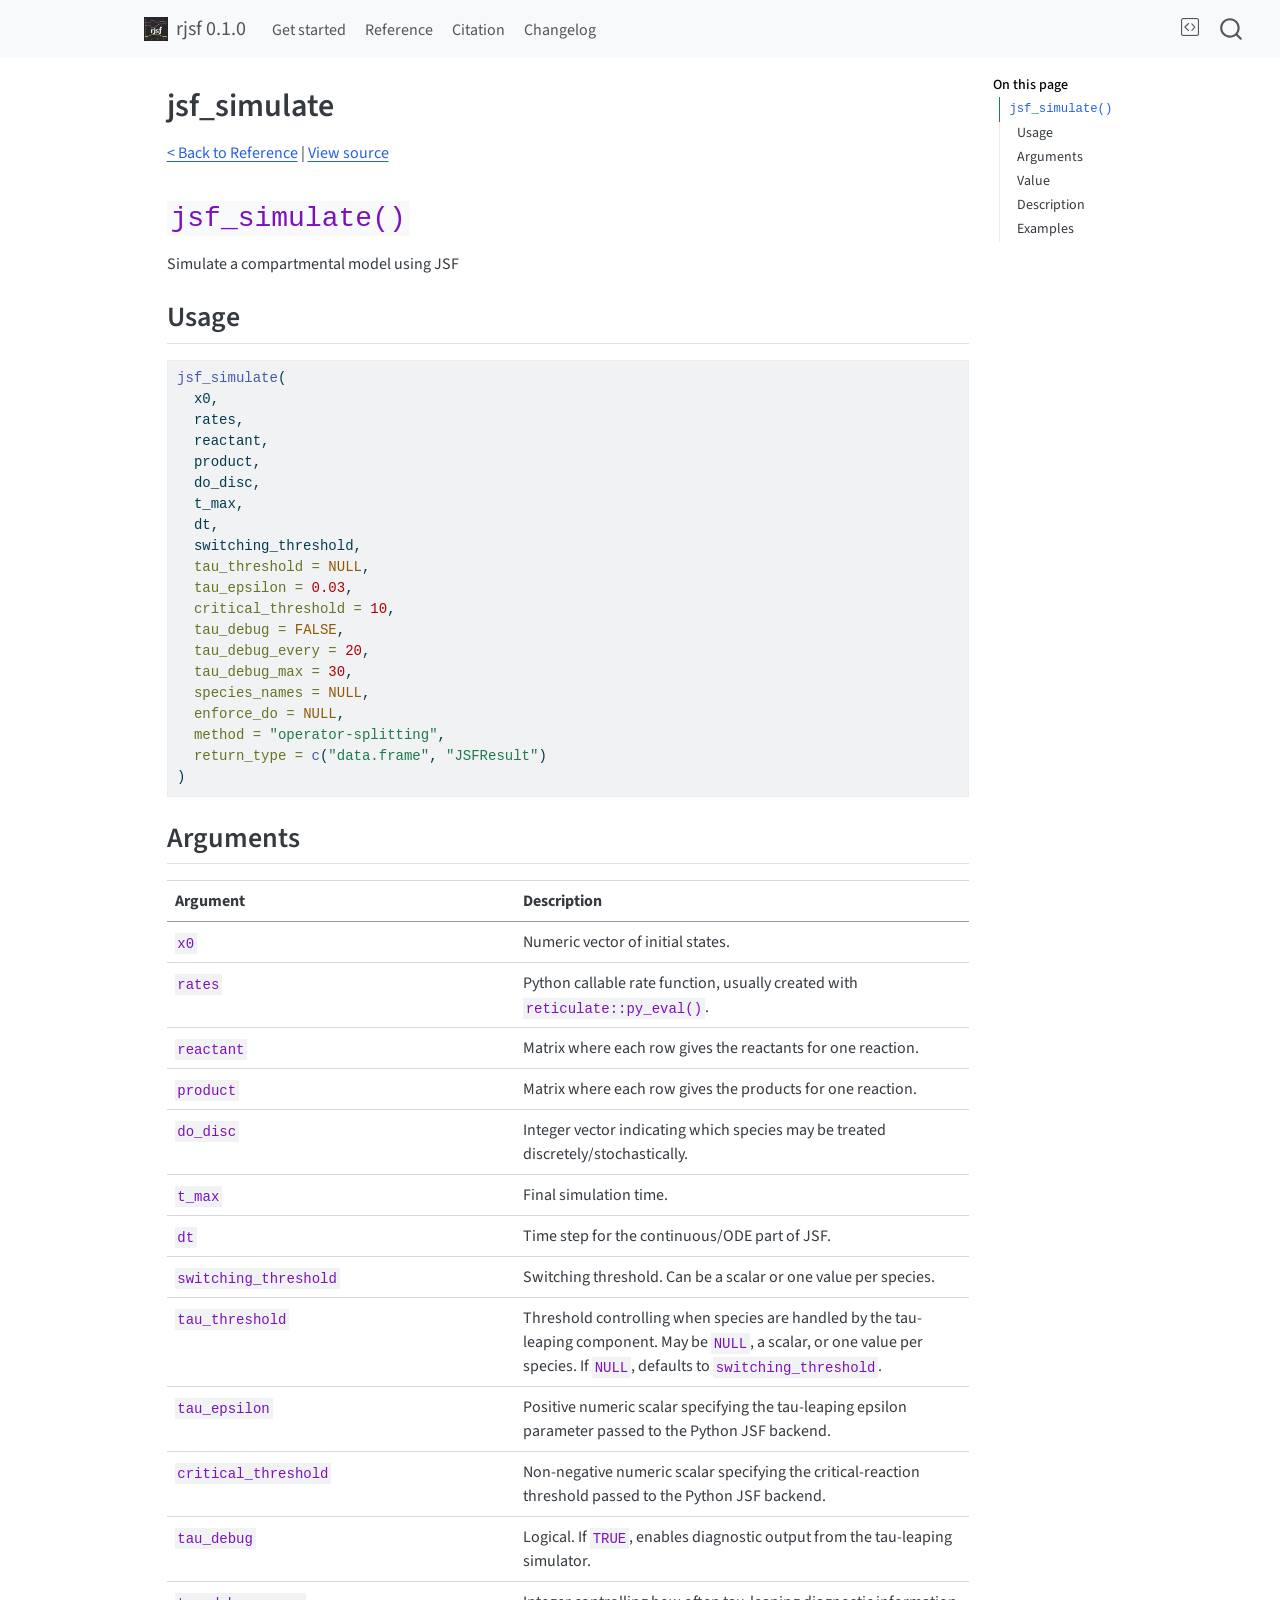
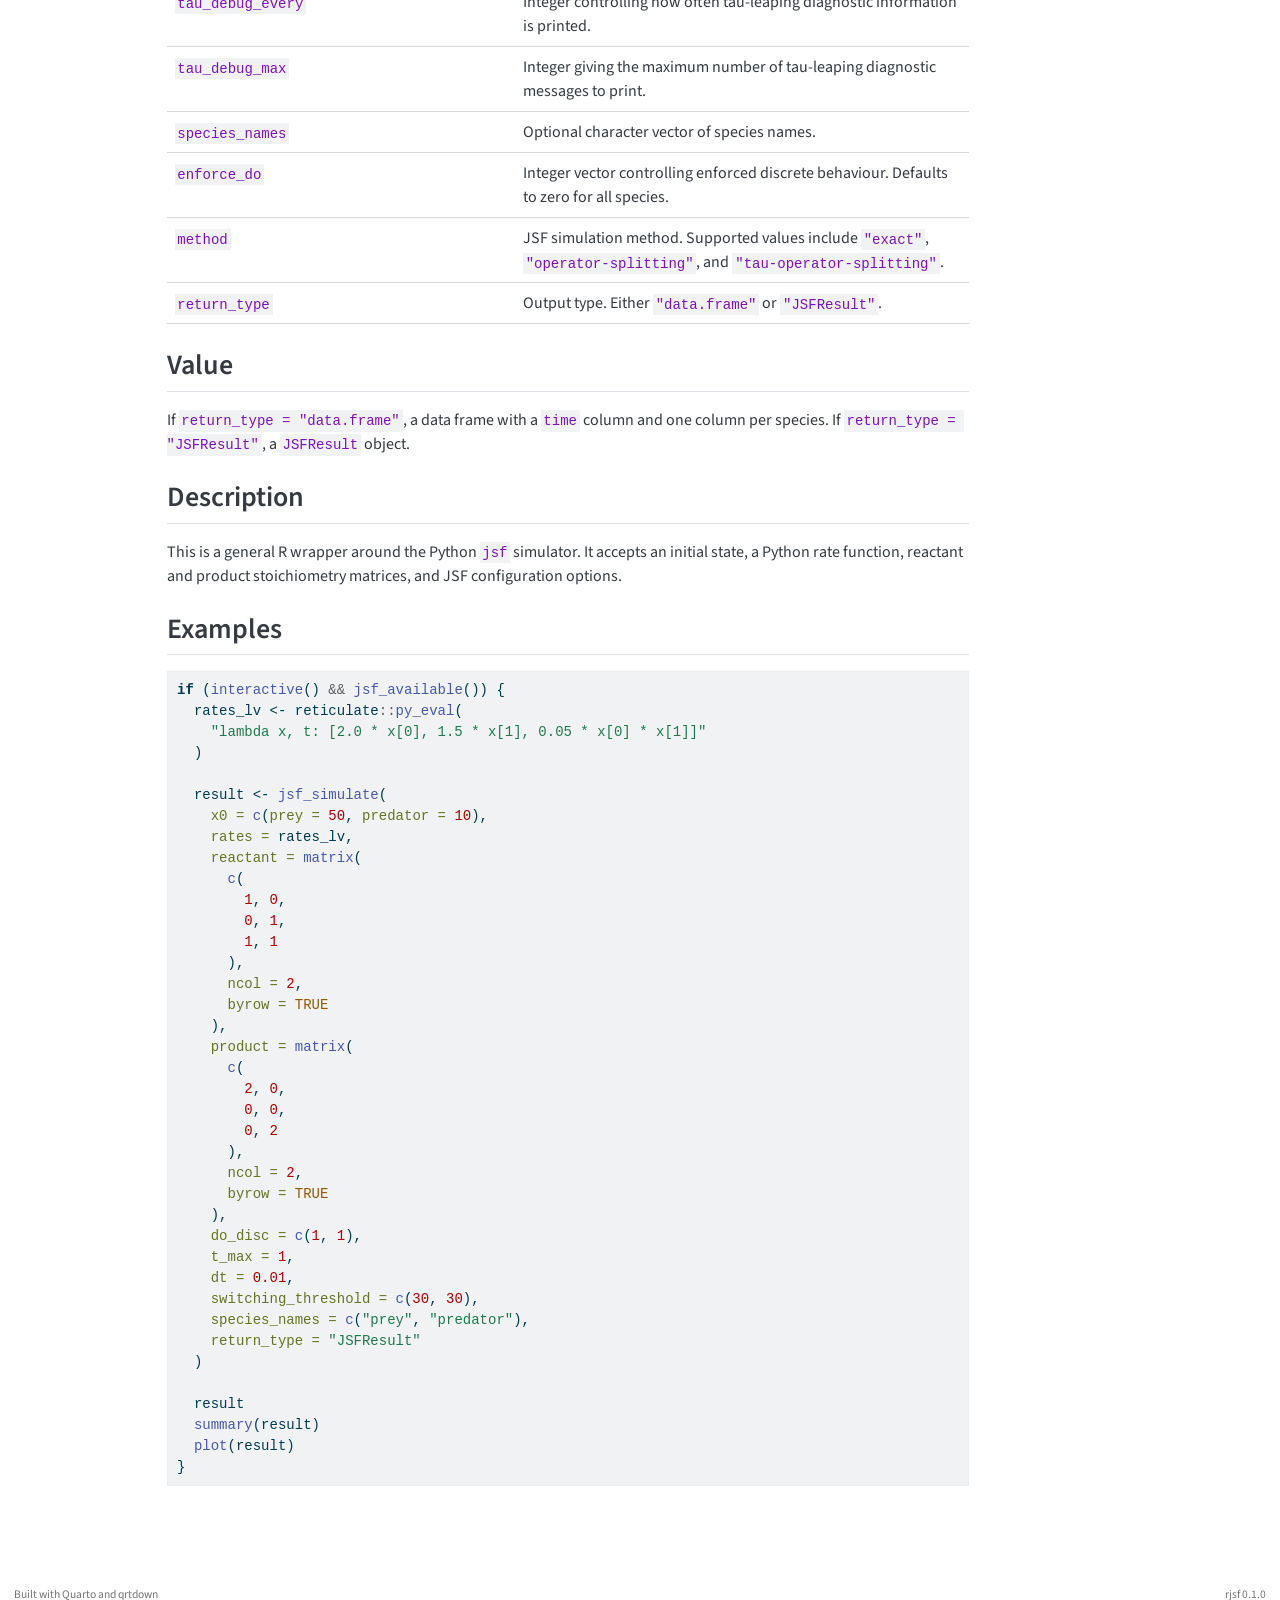
<file: reference/jsf_simulate.html>
<!DOCTYPE html>
<html xmlns="http://www.w3.org/1999/xhtml" lang="en" xml:lang="en"><head>

<meta charset="utf-8">
<meta name="generator" content="quarto-1.10.18">

<meta name="viewport" content="width=device-width, initial-scale=1.0, user-scalable=yes">


<title>jsf_simulate – rjsf</title>
<style>
/* Default styles provided by pandoc.
** See https://pandoc.org/MANUAL.html#variables-for-html for config info.
*/
span.smallcaps{font-variant: small-caps;}
div.columns{display: flex; gap: 1.5em;}
div.column{flex: auto;}
@media screen {
div.columns{gap: min(4vw, 1.5em);}
div.column{overflow-x: auto;}
}
div.hanging-indent{margin-left: 1.5em; text-indent: -1.5em;}
ul.task-list{list-style: none;}
ul.task-list li input[type="checkbox"] {
  width: 0.8em;
  margin: 0 0.8em 0.2em -1em; /* quarto-specific, see https://github.com/quarto-dev/quarto-cli/issues/4556 */ 
  vertical-align: middle;
}
/* CSS for syntax highlighting */
html { -webkit-text-size-adjust: 100%; }
pre > code.sourceCode { white-space: pre; position: relative; }
pre > code.sourceCode > span { display: inline-block; line-height: 1.25; }
pre > code.sourceCode > span:empty { height: 1.2em; }
.sourceCode { overflow: visible; }
code.sourceCode > span { color: inherit; text-decoration: inherit; }
div.sourceCode { margin: 1em 0; }
pre.sourceCode { margin: 0; }
@media screen {
div.sourceCode { overflow: auto; }
}
@media print {
pre > code.sourceCode { white-space: pre-wrap; }
pre > code.sourceCode > span { text-indent: -5em; padding-left: 5em; }
}
pre.numberSource code
  { counter-reset: source-line 0; }
pre.numberSource code > span
  { position: relative; left: -4em; counter-increment: source-line; }
pre.numberSource code > span > a:first-child::before
  { content: counter(source-line);
    position: relative; left: -1em; text-align: right; vertical-align: baseline;
    border: none; display: inline-block;
    -webkit-touch-callout: none; -webkit-user-select: none;
    -khtml-user-select: none; -moz-user-select: none;
    -ms-user-select: none; user-select: none;
    padding: 0 4px; width: 4em;
  }
pre.numberSource { margin-left: 3em;  padding-left: 4px; }
div.sourceCode
  {   }
@media screen {
pre > code.sourceCode > span > a:first-child::before { text-decoration: underline; }
}
</style>


<script src="../site_libs/quarto-nav/quarto-nav.js"></script>
<script src="../site_libs/quarto-nav/headroom.min.js"></script>
<script src="../site_libs/clipboard/clipboard.min.js"></script>
<script src="../site_libs/quarto-search/autocomplete.umd.js"></script>
<script src="../site_libs/quarto-search/fuse.min.js"></script>
<script src="../site_libs/quarto-search/quarto-search.js"></script>
<meta name="quarto:offset" content="../">
<script src="../site_libs/quarto-html/quarto.js" type="module"></script>
<script src="../site_libs/quarto-html/tabsets/tabsets.js" type="module"></script>
<script src="../site_libs/quarto-html/popper.min.js"></script>
<script src="../site_libs/quarto-html/tippy.umd.min.js"></script>
<script src="../site_libs/quarto-html/anchor.min.js"></script>
<link href="../site_libs/quarto-html/tippy.css" rel="stylesheet">
<link href="../site_libs/quarto-html/quarto-syntax-highlighting-64a204ab8560d761af7679ceaba22944.css" rel="stylesheet" id="quarto-text-highlighting-styles">
<script src="../site_libs/bootstrap/bootstrap.min.js"></script>
<link href="../site_libs/bootstrap/bootstrap-icons.css" rel="stylesheet">
<link href="../site_libs/bootstrap/bootstrap-acf981daebe61435a33ed7c4a5c74380.min.css" rel="stylesheet" append-hash="true" id="quarto-bootstrap" data-mode="light">
<script id="quarto-search-options" type="application/json">{
  "location": "navbar",
  "copy-button": false,
  "collapse-after": 3,
  "panel-placement": "end",
  "type": "overlay",
  "limit": 50,
  "keyboard-shortcut": [
    "f",
    "/",
    "s"
  ],
  "show-item-context": false,
  "language": {
    "search-no-results-text": "No results",
    "search-matching-documents-text": "matching documents",
    "search-copy-link-title": "Copy link to search",
    "search-hide-matches-text": "Hide additional matches",
    "search-more-match-text": "more match in this document",
    "search-more-matches-text": "more matches in this document",
    "search-clear-button-title": "Clear",
    "search-text-placeholder": "",
    "search-detached-cancel-button-title": "Cancel",
    "search-submit-button-title": "Submit",
    "search-label": "Search"
  }
}</script>


<link rel="stylesheet" href="../_qrtdown-styles.css">
</head>

<body class="nav-fixed quarto-light">

<div id="quarto-search-results"></div>
  <header id="quarto-header" class="headroom fixed-top">
    <nav class="navbar navbar-expand-lg " data-bs-theme="dark">
      <div class="navbar-container container-fluid">
      <div class="navbar-brand-container mx-auto">
    <a href="../index.html" class="navbar-brand navbar-brand-logo">
    <img src="../man/figures/logo.png" alt="" class="navbar-logo light-content">
    <img src="../man/figures/logo.png" alt="" class="navbar-logo dark-content">
    </a>
    <a class="navbar-brand" href="../index.html">
    <span class="navbar-title">rjsf 0.1.0</span>
    </a>
  </div>
            <div id="quarto-search" class="" title="Search"></div>
          <button class="navbar-toggler" type="button" data-bs-toggle="collapse" data-bs-target="#navbarCollapse" aria-controls="navbarCollapse" role="menu" aria-expanded="false" aria-label="Toggle navigation" onclick="if (window.quartoToggleHeadroom) { window.quartoToggleHeadroom(); }">
  <span class="navbar-toggler-icon"></span>
</button>
          <div class="collapse navbar-collapse" id="navbarCollapse">
            <ul class="navbar-nav navbar-nav-scroll me-auto">
  <li class="nav-item">
    <a class="nav-link" href="../vignettes/articles/getting-started.html"> 
<span class="menu-text">Get started</span></a>
  </li>  
  <li class="nav-item">
    <a class="nav-link" href="../reference.html"> 
<span class="menu-text">Reference</span></a>
  </li>  
  <li class="nav-item">
    <a class="nav-link" href="../_qrtdown/citation.html"> 
<span class="menu-text">Citation</span></a>
  </li>  
  <li class="nav-item">
    <a class="nav-link" href="../NEWS.html"> 
<span class="menu-text">Changelog</span></a>
  </li>  
</ul>
            <ul class="navbar-nav navbar-nav-scroll ms-auto">
  <li class="nav-item compact">
    <a class="nav-link" href="https://github.com/olivervu25/rjsf"> <i class="bi bi-code-square" role="img" aria-label="Source code">
</i> 
<span class="menu-text"></span></a>
  </li>  
</ul>
          </div> <!-- /navcollapse -->
            <div class="quarto-navbar-tools">
</div>
      </div> <!-- /container-fluid -->
    </nav>
</header>
<!-- content -->
<div id="quarto-content" class="quarto-container page-columns page-rows-contents page-layout-article page-navbar">
<!-- sidebar -->
<!-- margin-sidebar -->
    <div id="quarto-margin-sidebar" class="sidebar margin-sidebar">
        <nav id="TOC" role="doc-toc" class="toc-active">
    <h2 id="toc-title">On this page</h2>
   
  <ul>
  <li><a href="#jsf_simulate" id="toc-jsf_simulate" class="nav-link active" data-scroll-target="#jsf_simulate"><code>jsf_simulate()</code></a>
  <ul class="collapse">
  <li><a href="#usage" id="toc-usage" class="nav-link" data-scroll-target="#usage">Usage</a></li>
  <li><a href="#arguments" id="toc-arguments" class="nav-link" data-scroll-target="#arguments">Arguments</a></li>
  <li><a href="#value" id="toc-value" class="nav-link" data-scroll-target="#value">Value</a></li>
  <li><a href="#description" id="toc-description" class="nav-link" data-scroll-target="#description">Description</a></li>
  <li><a href="#examples" id="toc-examples" class="nav-link" data-scroll-target="#examples">Examples</a></li>
  </ul></li>
  </ul>
</nav>
    </div>
<!-- main -->
<main class="content" id="quarto-document-content">

<header id="title-block-header" class="quarto-title-block default">
<div class="quarto-title">
<h1 class="title">jsf_simulate</h1>
</div>



<div class="quarto-title-meta">

    
  
    
  </div>
  


</header>


<p><a href="../reference.html">&lt; Back to Reference</a> | <a href="https://olivervu25.github.io/rjsf//src/branch/main/R/jsf_simulate.R#L81">View source</a></p>
<section id="jsf_simulate" class="level1">
<h1><code>jsf_simulate()</code></h1>
<p>Simulate a compartmental model using JSF</p>
<section id="usage" class="level2">
<h2 class="anchored" data-anchor-id="usage">Usage</h2>
<div class="code-copy-outer-scaffold"><div class="sourceCode" id="cb1"><pre class="sourceCode r code-with-copy"><code class="sourceCode r"><span id="cb1-1"><a href="#cb1-1" aria-hidden="true" tabindex="-1"></a><span class="fu">jsf_simulate</span>(</span>
<span id="cb1-2"><a href="#cb1-2" aria-hidden="true" tabindex="-1"></a>  x0,</span>
<span id="cb1-3"><a href="#cb1-3" aria-hidden="true" tabindex="-1"></a>  rates,</span>
<span id="cb1-4"><a href="#cb1-4" aria-hidden="true" tabindex="-1"></a>  reactant,</span>
<span id="cb1-5"><a href="#cb1-5" aria-hidden="true" tabindex="-1"></a>  product,</span>
<span id="cb1-6"><a href="#cb1-6" aria-hidden="true" tabindex="-1"></a>  do_disc,</span>
<span id="cb1-7"><a href="#cb1-7" aria-hidden="true" tabindex="-1"></a>  t_max,</span>
<span id="cb1-8"><a href="#cb1-8" aria-hidden="true" tabindex="-1"></a>  dt,</span>
<span id="cb1-9"><a href="#cb1-9" aria-hidden="true" tabindex="-1"></a>  switching_threshold,</span>
<span id="cb1-10"><a href="#cb1-10" aria-hidden="true" tabindex="-1"></a>  <span class="at">tau_threshold =</span> <span class="cn">NULL</span>,</span>
<span id="cb1-11"><a href="#cb1-11" aria-hidden="true" tabindex="-1"></a>  <span class="at">tau_epsilon =</span> <span class="fl">0.03</span>,</span>
<span id="cb1-12"><a href="#cb1-12" aria-hidden="true" tabindex="-1"></a>  <span class="at">critical_threshold =</span> <span class="dv">10</span>,</span>
<span id="cb1-13"><a href="#cb1-13" aria-hidden="true" tabindex="-1"></a>  <span class="at">tau_debug =</span> <span class="cn">FALSE</span>,</span>
<span id="cb1-14"><a href="#cb1-14" aria-hidden="true" tabindex="-1"></a>  <span class="at">tau_debug_every =</span> <span class="dv">20</span>,</span>
<span id="cb1-15"><a href="#cb1-15" aria-hidden="true" tabindex="-1"></a>  <span class="at">tau_debug_max =</span> <span class="dv">30</span>,</span>
<span id="cb1-16"><a href="#cb1-16" aria-hidden="true" tabindex="-1"></a>  <span class="at">species_names =</span> <span class="cn">NULL</span>,</span>
<span id="cb1-17"><a href="#cb1-17" aria-hidden="true" tabindex="-1"></a>  <span class="at">enforce_do =</span> <span class="cn">NULL</span>,</span>
<span id="cb1-18"><a href="#cb1-18" aria-hidden="true" tabindex="-1"></a>  <span class="at">method =</span> <span class="st">"operator-splitting"</span>,</span>
<span id="cb1-19"><a href="#cb1-19" aria-hidden="true" tabindex="-1"></a>  <span class="at">return_type =</span> <span class="fu">c</span>(<span class="st">"data.frame"</span>, <span class="st">"JSFResult"</span>)</span>
<span id="cb1-20"><a href="#cb1-20" aria-hidden="true" tabindex="-1"></a>)</span></code></pre></div><button title="Copy to Clipboard" class="code-copy-button"><i class="bi"></i></button></div>
</section>
<section id="arguments" class="level2">
<h2 class="anchored" data-anchor-id="arguments">Arguments</h2>
<table class="caption-top table">
<colgroup>
<col style="width: 43%">
<col style="width: 56%">
</colgroup>
<thead>
<tr class="header">
<th>Argument</th>
<th>Description</th>
</tr>
</thead>
<tbody>
<tr class="odd">
<td><code>x0</code></td>
<td>Numeric vector of initial states.</td>
</tr>
<tr class="even">
<td><code>rates</code></td>
<td>Python callable rate function, usually created with <code>reticulate::py_eval()</code>.</td>
</tr>
<tr class="odd">
<td><code>reactant</code></td>
<td>Matrix where each row gives the reactants for one reaction.</td>
</tr>
<tr class="even">
<td><code>product</code></td>
<td>Matrix where each row gives the products for one reaction.</td>
</tr>
<tr class="odd">
<td><code>do_disc</code></td>
<td>Integer vector indicating which species may be treated discretely/stochastically.</td>
</tr>
<tr class="even">
<td><code>t_max</code></td>
<td>Final simulation time.</td>
</tr>
<tr class="odd">
<td><code>dt</code></td>
<td>Time step for the continuous/ODE part of JSF.</td>
</tr>
<tr class="even">
<td><code>switching_threshold</code></td>
<td>Switching threshold. Can be a scalar or one value per species.</td>
</tr>
<tr class="odd">
<td><code>tau_threshold</code></td>
<td>Threshold controlling when species are handled by the tau-leaping component. May be <code>NULL</code>, a scalar, or one value per species. If <code>NULL</code>, defaults to <code>switching_threshold</code>.</td>
</tr>
<tr class="even">
<td><code>tau_epsilon</code></td>
<td>Positive numeric scalar specifying the tau-leaping epsilon parameter passed to the Python JSF backend.</td>
</tr>
<tr class="odd">
<td><code>critical_threshold</code></td>
<td>Non-negative numeric scalar specifying the critical-reaction threshold passed to the Python JSF backend.</td>
</tr>
<tr class="even">
<td><code>tau_debug</code></td>
<td>Logical. If <code>TRUE</code>, enables diagnostic output from the tau-leaping simulator.</td>
</tr>
<tr class="odd">
<td><code>tau_debug_every</code></td>
<td>Integer controlling how often tau-leaping diagnostic information is printed.</td>
</tr>
<tr class="even">
<td><code>tau_debug_max</code></td>
<td>Integer giving the maximum number of tau-leaping diagnostic messages to print.</td>
</tr>
<tr class="odd">
<td><code>species_names</code></td>
<td>Optional character vector of species names.</td>
</tr>
<tr class="even">
<td><code>enforce_do</code></td>
<td>Integer vector controlling enforced discrete behaviour. Defaults to zero for all species.</td>
</tr>
<tr class="odd">
<td><code>method</code></td>
<td>JSF simulation method. Supported values include <code>"exact"</code>, <code>"operator-splitting"</code>, and <code>"tau-operator-splitting"</code>.</td>
</tr>
<tr class="even">
<td><code>return_type</code></td>
<td>Output type. Either <code>"data.frame"</code> or <code>"JSFResult"</code>.</td>
</tr>
</tbody>
</table>
</section>
<section id="value" class="level2">
<h2 class="anchored" data-anchor-id="value">Value</h2>
<p>If <code>return_type = "data.frame"</code>, a data frame with a <code>time</code> column and one column per species. If <code>return_type = "JSFResult"</code>, a <code>JSFResult</code> object.</p>
</section>
<section id="description" class="level2">
<h2 class="anchored" data-anchor-id="description">Description</h2>
<p>This is a general R wrapper around the Python <code>jsf</code> simulator. It accepts an initial state, a Python rate function, reactant and product stoichiometry matrices, and JSF configuration options.</p>
</section>
<section id="examples" class="level2">
<h2 class="anchored" data-anchor-id="examples">Examples</h2>
<div class="code-copy-outer-scaffold"><div class="sourceCode" id="cb2"><pre class="sourceCode r code-with-copy"><code class="sourceCode r"><span id="cb2-1"><a href="#cb2-1" aria-hidden="true" tabindex="-1"></a><span class="cf">if</span> (<span class="fu">interactive</span>() <span class="sc">&amp;&amp;</span> <span class="fu">jsf_available</span>()) {</span>
<span id="cb2-2"><a href="#cb2-2" aria-hidden="true" tabindex="-1"></a>  rates_lv <span class="ot">&lt;-</span> reticulate<span class="sc">::</span><span class="fu">py_eval</span>(</span>
<span id="cb2-3"><a href="#cb2-3" aria-hidden="true" tabindex="-1"></a>    <span class="st">"lambda x, t: [2.0 * x[0], 1.5 * x[1], 0.05 * x[0] * x[1]]"</span></span>
<span id="cb2-4"><a href="#cb2-4" aria-hidden="true" tabindex="-1"></a>  )</span>
<span id="cb2-5"><a href="#cb2-5" aria-hidden="true" tabindex="-1"></a></span>
<span id="cb2-6"><a href="#cb2-6" aria-hidden="true" tabindex="-1"></a>  result <span class="ot">&lt;-</span> <span class="fu">jsf_simulate</span>(</span>
<span id="cb2-7"><a href="#cb2-7" aria-hidden="true" tabindex="-1"></a>    <span class="at">x0 =</span> <span class="fu">c</span>(<span class="at">prey =</span> <span class="dv">50</span>, <span class="at">predator =</span> <span class="dv">10</span>),</span>
<span id="cb2-8"><a href="#cb2-8" aria-hidden="true" tabindex="-1"></a>    <span class="at">rates =</span> rates_lv,</span>
<span id="cb2-9"><a href="#cb2-9" aria-hidden="true" tabindex="-1"></a>    <span class="at">reactant =</span> <span class="fu">matrix</span>(</span>
<span id="cb2-10"><a href="#cb2-10" aria-hidden="true" tabindex="-1"></a>      <span class="fu">c</span>(</span>
<span id="cb2-11"><a href="#cb2-11" aria-hidden="true" tabindex="-1"></a>        <span class="dv">1</span>, <span class="dv">0</span>,</span>
<span id="cb2-12"><a href="#cb2-12" aria-hidden="true" tabindex="-1"></a>        <span class="dv">0</span>, <span class="dv">1</span>,</span>
<span id="cb2-13"><a href="#cb2-13" aria-hidden="true" tabindex="-1"></a>        <span class="dv">1</span>, <span class="dv">1</span></span>
<span id="cb2-14"><a href="#cb2-14" aria-hidden="true" tabindex="-1"></a>      ),</span>
<span id="cb2-15"><a href="#cb2-15" aria-hidden="true" tabindex="-1"></a>      <span class="at">ncol =</span> <span class="dv">2</span>,</span>
<span id="cb2-16"><a href="#cb2-16" aria-hidden="true" tabindex="-1"></a>      <span class="at">byrow =</span> <span class="cn">TRUE</span></span>
<span id="cb2-17"><a href="#cb2-17" aria-hidden="true" tabindex="-1"></a>    ),</span>
<span id="cb2-18"><a href="#cb2-18" aria-hidden="true" tabindex="-1"></a>    <span class="at">product =</span> <span class="fu">matrix</span>(</span>
<span id="cb2-19"><a href="#cb2-19" aria-hidden="true" tabindex="-1"></a>      <span class="fu">c</span>(</span>
<span id="cb2-20"><a href="#cb2-20" aria-hidden="true" tabindex="-1"></a>        <span class="dv">2</span>, <span class="dv">0</span>,</span>
<span id="cb2-21"><a href="#cb2-21" aria-hidden="true" tabindex="-1"></a>        <span class="dv">0</span>, <span class="dv">0</span>,</span>
<span id="cb2-22"><a href="#cb2-22" aria-hidden="true" tabindex="-1"></a>        <span class="dv">0</span>, <span class="dv">2</span></span>
<span id="cb2-23"><a href="#cb2-23" aria-hidden="true" tabindex="-1"></a>      ),</span>
<span id="cb2-24"><a href="#cb2-24" aria-hidden="true" tabindex="-1"></a>      <span class="at">ncol =</span> <span class="dv">2</span>,</span>
<span id="cb2-25"><a href="#cb2-25" aria-hidden="true" tabindex="-1"></a>      <span class="at">byrow =</span> <span class="cn">TRUE</span></span>
<span id="cb2-26"><a href="#cb2-26" aria-hidden="true" tabindex="-1"></a>    ),</span>
<span id="cb2-27"><a href="#cb2-27" aria-hidden="true" tabindex="-1"></a>    <span class="at">do_disc =</span> <span class="fu">c</span>(<span class="dv">1</span>, <span class="dv">1</span>),</span>
<span id="cb2-28"><a href="#cb2-28" aria-hidden="true" tabindex="-1"></a>    <span class="at">t_max =</span> <span class="dv">1</span>,</span>
<span id="cb2-29"><a href="#cb2-29" aria-hidden="true" tabindex="-1"></a>    <span class="at">dt =</span> <span class="fl">0.01</span>,</span>
<span id="cb2-30"><a href="#cb2-30" aria-hidden="true" tabindex="-1"></a>    <span class="at">switching_threshold =</span> <span class="fu">c</span>(<span class="dv">30</span>, <span class="dv">30</span>),</span>
<span id="cb2-31"><a href="#cb2-31" aria-hidden="true" tabindex="-1"></a>    <span class="at">species_names =</span> <span class="fu">c</span>(<span class="st">"prey"</span>, <span class="st">"predator"</span>),</span>
<span id="cb2-32"><a href="#cb2-32" aria-hidden="true" tabindex="-1"></a>    <span class="at">return_type =</span> <span class="st">"JSFResult"</span></span>
<span id="cb2-33"><a href="#cb2-33" aria-hidden="true" tabindex="-1"></a>  )</span>
<span id="cb2-34"><a href="#cb2-34" aria-hidden="true" tabindex="-1"></a></span>
<span id="cb2-35"><a href="#cb2-35" aria-hidden="true" tabindex="-1"></a>  result</span>
<span id="cb2-36"><a href="#cb2-36" aria-hidden="true" tabindex="-1"></a>  <span class="fu">summary</span>(result)</span>
<span id="cb2-37"><a href="#cb2-37" aria-hidden="true" tabindex="-1"></a>  <span class="fu">plot</span>(result)</span>
<span id="cb2-38"><a href="#cb2-38" aria-hidden="true" tabindex="-1"></a>}</span></code></pre></div><button title="Copy to Clipboard" class="code-copy-button"><i class="bi"></i></button></div>


</section>
</section>

</main> <!-- /main -->
<script id="quarto-html-after-body" type="application/javascript">
  window.document.addEventListener("DOMContentLoaded", function (event) {
    const icon = "";
    const anchorJS = new window.AnchorJS();
    anchorJS.options = {
      placement: 'right',
      icon: icon
    };
    anchorJS.add('.anchored');
    const isCodeAnnotation = (el) => {
      for (const clz of el.classList) {
        if (clz.startsWith('code-annotation-')) {                     
          return true;
        }
      }
      return false;
    }
    const onCopySuccess = function(e) {
      // button target
      const button = e.trigger;
      // don't keep focus
      button.blur();
      // flash "checked"
      button.classList.add('code-copy-button-checked');
      var currentTitle = button.getAttribute("title");
      button.setAttribute("title", "Copied!");
      let tooltip;
      if (window.bootstrap) {
        button.setAttribute("data-bs-toggle", "tooltip");
        button.setAttribute("data-bs-placement", "left");
        button.setAttribute("data-bs-title", "Copied!");
        tooltip = new bootstrap.Tooltip(button, 
          { trigger: "manual", 
            customClass: "code-copy-button-tooltip",
            offset: [0, -8]});
        tooltip.show();    
      }
      setTimeout(function() {
        if (tooltip) {
          tooltip.hide();
          button.removeAttribute("data-bs-title");
          button.removeAttribute("data-bs-toggle");
          button.removeAttribute("data-bs-placement");
        }
        button.setAttribute("title", currentTitle);
        button.classList.remove('code-copy-button-checked');
      }, 1000);
      // clear code selection
      e.clearSelection();
    }
    const getTextToCopy = function(trigger) {
      const outerScaffold = trigger.parentElement.cloneNode(true);
      const codeEl = outerScaffold.querySelector('code');
      for (const childEl of codeEl.children) {
        if (isCodeAnnotation(childEl)) {
          childEl.remove();
        }
      }
      return codeEl.innerText;
    }
    const clipboard = new window.ClipboardJS('.code-copy-button:not([data-in-quarto-modal])', {
      text: getTextToCopy
    });
    clipboard.on('success', onCopySuccess);
    if (window.document.getElementById('quarto-embedded-source-code-modal')) {
      const clipboardModal = new window.ClipboardJS('.code-copy-button[data-in-quarto-modal]', {
        text: getTextToCopy,
        container: window.document.getElementById('quarto-embedded-source-code-modal')
      });
      clipboardModal.on('success', onCopySuccess);
    }
      var localhostRegex = new RegExp(/^(?:http|https):\/\/localhost\:?[0-9]*\//);
      var mailtoRegex = new RegExp(/^mailto:/);
        var filterRegex = new RegExp('/' + window.location.host + '/');
      var isInternal = (href) => {
          return filterRegex.test(href) || localhostRegex.test(href) || mailtoRegex.test(href);
      }
      // Inspect non-navigation links and adorn them if external
     var links = window.document.querySelectorAll('a[href]:not(.nav-link):not(.navbar-brand):not(.toc-action):not(.sidebar-link):not(.sidebar-item-toggle):not(.pagination-link):not(.no-external):not([aria-hidden]):not(.dropdown-item):not(.quarto-navigation-tool):not(.about-link)');
      for (var i=0; i<links.length; i++) {
        const link = links[i];
        if (!isInternal(link.href)) {
          // undo the damage that might have been done by quarto-nav.js in the case of
          // links that we want to consider external
          if (link.dataset.originalHref !== undefined) {
            link.href = link.dataset.originalHref;
          }
        }
      }
    function tippyHover(el, contentFn, onTriggerFn, onUntriggerFn) {
      const config = {
        allowHTML: true,
        maxWidth: 500,
        delay: 100,
        arrow: false,
        appendTo: function(el) {
            return el.parentElement;
        },
        interactive: true,
        interactiveBorder: 10,
        theme: 'quarto',
        placement: 'bottom-start',
      };
      if (contentFn) {
        config.content = contentFn;
      }
      if (onTriggerFn) {
        config.onTrigger = onTriggerFn;
      }
      if (onUntriggerFn) {
        config.onUntrigger = onUntriggerFn;
      }
      window.tippy(el, config); 
    }
    const noterefs = window.document.querySelectorAll('a[role="doc-noteref"]');
    for (var i=0; i<noterefs.length; i++) {
      const ref = noterefs[i];
      tippyHover(ref, function() {
        // use id or data attribute instead here
        let href = ref.getAttribute('data-footnote-href') || ref.getAttribute('href');
        try { href = new URL(href).hash; } catch {}
        const id = href.replace(/^#\/?/, "");
        const note = window.document.getElementById(id);
        if (note) {
          return note.innerHTML;
        } else {
          return "";
        }
      });
    }
    const xrefs = window.document.querySelectorAll('a.quarto-xref');
    const processXRef = (id, note) => {
      // Strip column container classes
      const stripColumnClz = (el) => {
        el.classList.remove("page-full", "page-columns");
        if (el.children) {
          for (const child of el.children) {
            stripColumnClz(child);
          }
        }
      }
      stripColumnClz(note)
      if (id === null || id.startsWith('sec-')) {
        // Special case sections, only their first couple elements
        const container = document.createElement("div");
        if (note.children && note.children.length > 2) {
          container.appendChild(note.children[0].cloneNode(true));
          for (let i = 1; i < note.children.length; i++) {
            const child = note.children[i];
            if (child.tagName === "P" && child.innerText === "") {
              continue;
            } else {
              container.appendChild(child.cloneNode(true));
              break;
            }
          }
          if (window.Quarto?.typesetMath) {
            window.Quarto.typesetMath(container);
          }
          return container.innerHTML
        } else {
          if (window.Quarto?.typesetMath) {
            window.Quarto.typesetMath(note);
          }
          return note.innerHTML;
        }
      } else {
        // Remove any anchor links if they are present
        const anchorLink = note.querySelector('a.anchorjs-link');
        if (anchorLink) {
          anchorLink.remove();
        }
        if (window.Quarto?.typesetMath) {
          window.Quarto.typesetMath(note);
        }
        if (note.classList.contains("callout")) {
          return note.outerHTML;
        } else {
          return note.innerHTML;
        }
      }
    }
    for (var i=0; i<xrefs.length; i++) {
      const xref = xrefs[i];
      tippyHover(xref, undefined, function(instance) {
        instance.disable();
        let url = xref.getAttribute('href');
        let hash = undefined; 
        if (url.startsWith('#')) {
          hash = url;
        } else {
          try { hash = new URL(url).hash; } catch {}
        }
        if (hash) {
          const id = hash.replace(/^#\/?/, "");
          const note = window.document.getElementById(id);
          if (note !== null) {
            try {
              const html = processXRef(id, note.cloneNode(true));
              instance.setContent(html);
            } finally {
              instance.enable();
              instance.show();
            }
          } else {
            // See if we can fetch this
            fetch(url.split('#')[0])
            .then(res => res.text())
            .then(html => {
              const parser = new DOMParser();
              const htmlDoc = parser.parseFromString(html, "text/html");
              const note = htmlDoc.getElementById(id);
              if (note !== null) {
                const html = processXRef(id, note);
                instance.setContent(html);
              } 
            }).finally(() => {
              instance.enable();
              instance.show();
            });
          }
        } else {
          // See if we can fetch a full url (with no hash to target)
          // This is a special case and we should probably do some content thinning / targeting
          fetch(url)
          .then(res => res.text())
          .then(html => {
            const parser = new DOMParser();
            const htmlDoc = parser.parseFromString(html, "text/html");
            const note = htmlDoc.querySelector('main.content');
            if (note !== null) {
              // This should only happen for chapter cross references
              // (since there is no id in the URL)
              // remove the first header
              if (note.children.length > 0 && note.children[0].tagName === "HEADER") {
                note.children[0].remove();
              }
              const html = processXRef(null, note);
              instance.setContent(html);
            } 
          }).finally(() => {
            instance.enable();
            instance.show();
          });
        }
      }, function(instance) {
      });
    }
        let selectedAnnoteEl;
        const selectorForAnnotation = ( cell, annotation) => {
          let cellAttr = 'data-code-cell="' + cell + '"';
          let lineAttr = 'data-code-annotation="' +  annotation + '"';
          const selector = 'span[' + cellAttr + '][' + lineAttr + ']';
          return selector;
        }
        const selectCodeLines = (annoteEl) => {
          const doc = window.document;
          const targetCell = annoteEl.getAttribute("data-target-cell");
          const targetAnnotation = annoteEl.getAttribute("data-target-annotation");
          const annoteSpan = window.document.querySelector(selectorForAnnotation(targetCell, targetAnnotation));
          const lines = annoteSpan.getAttribute("data-code-lines").split(",");
          const lineIds = lines.map((line) => {
            return targetCell + "-" + line;
          })
          let top = null;
          let height = null;
          let parent = null;
          if (lineIds.length > 0) {
              //compute the position of the single el (top and bottom and make a div)
              const el = window.document.getElementById(lineIds[0]);
              top = el.offsetTop;
              height = el.offsetHeight;
              parent = el.parentElement.parentElement;
            if (lineIds.length > 1) {
              const lastEl = window.document.getElementById(lineIds[lineIds.length - 1]);
              const bottom = lastEl.offsetTop + lastEl.offsetHeight;
              height = bottom - top;
            }
            if (top !== null && height !== null && parent !== null) {
              // cook up a div (if necessary) and position it 
              let div = window.document.getElementById("code-annotation-line-highlight");
              if (div === null) {
                div = window.document.createElement("div");
                div.setAttribute("id", "code-annotation-line-highlight");
                div.style.position = 'absolute';
                parent.appendChild(div);
              }
              div.style.top = top - 2 + "px";
              div.style.height = height + 4 + "px";
              div.style.left = 0;
              let gutterDiv = window.document.getElementById("code-annotation-line-highlight-gutter");
              if (gutterDiv === null) {
                gutterDiv = window.document.createElement("div");
                gutterDiv.setAttribute("id", "code-annotation-line-highlight-gutter");
                gutterDiv.style.position = 'absolute';
                const codeCell = window.document.getElementById(targetCell);
                const gutter = codeCell.querySelector('.code-annotation-gutter');
                gutter.appendChild(gutterDiv);
              }
              gutterDiv.style.top = top - 2 + "px";
              gutterDiv.style.height = height + 4 + "px";
            }
            selectedAnnoteEl = annoteEl;
          }
        };
        const unselectCodeLines = () => {
          const elementsIds = ["code-annotation-line-highlight", "code-annotation-line-highlight-gutter"];
          elementsIds.forEach((elId) => {
            const div = window.document.getElementById(elId);
            if (div) {
              div.remove();
            }
          });
          selectedAnnoteEl = undefined;
        };
          // Handle positioning of the toggle
      window.addEventListener(
        "resize",
        throttle(() => {
          elRect = undefined;
          if (selectedAnnoteEl) {
            selectCodeLines(selectedAnnoteEl);
          }
        }, 10)
      );
      function throttle(fn, ms) {
      let throttle = false;
      let timer;
        return (...args) => {
          if(!throttle) { // first call gets through
              fn.apply(this, args);
              throttle = true;
          } else { // all the others get throttled
              if(timer) clearTimeout(timer); // cancel #2
              timer = setTimeout(() => {
                fn.apply(this, args);
                timer = throttle = false;
              }, ms);
          }
        };
      }
        // Attach click handler to the DT
        const annoteDls = window.document.querySelectorAll('dt[data-target-cell]');
        for (const annoteDlNode of annoteDls) {
          annoteDlNode.addEventListener('click', (event) => {
            const clickedEl = event.target;
            if (clickedEl !== selectedAnnoteEl) {
              unselectCodeLines();
              const activeEl = window.document.querySelector('dt[data-target-cell].code-annotation-active');
              if (activeEl) {
                activeEl.classList.remove('code-annotation-active');
              }
              selectCodeLines(clickedEl);
              clickedEl.classList.add('code-annotation-active');
            } else {
              // Unselect the line
              unselectCodeLines();
              clickedEl.classList.remove('code-annotation-active');
            }
          });
        }
    const findCites = (el) => {
      const parentEl = el.parentElement;
      if (parentEl) {
        const cites = parentEl.dataset.cites;
        if (cites) {
          return {
            el,
            cites: cites.split(' ')
          };
        } else {
          return findCites(el.parentElement)
        }
      } else {
        return undefined;
      }
    };
    var bibliorefs = window.document.querySelectorAll('a[role="doc-biblioref"]');
    for (var i=0; i<bibliorefs.length; i++) {
      const ref = bibliorefs[i];
      const citeInfo = findCites(ref);
      if (citeInfo) {
        tippyHover(citeInfo.el, function() {
          var popup = window.document.createElement('div');
          citeInfo.cites.forEach(function(cite) {
            var citeDiv = window.document.createElement('div');
            citeDiv.classList.add('hanging-indent');
            citeDiv.classList.add('csl-entry');
            var biblioDiv = window.document.getElementById('ref-' + cite);
            if (biblioDiv) {
              citeDiv.innerHTML = biblioDiv.innerHTML;
            }
            popup.appendChild(citeDiv);
          });
          return popup.innerHTML;
        });
      }
    }
  });
  </script>
</div> <!-- /content -->
<footer class="footer">
  <div class="nav-footer">
    <div class="nav-footer-left">
<p>Built with <a href="https://quarto.org/">Quarto</a> and <a href="https://codeberg.org/usrbinr/qrtdown">qrtdown</a></p>
</div>   
    <div class="nav-footer-center">
      &nbsp;
    </div>
    <div class="nav-footer-right">
<p>rjsf 0.1.0</p>
</div>
  </div>
</footer>




</body></html>
</file>
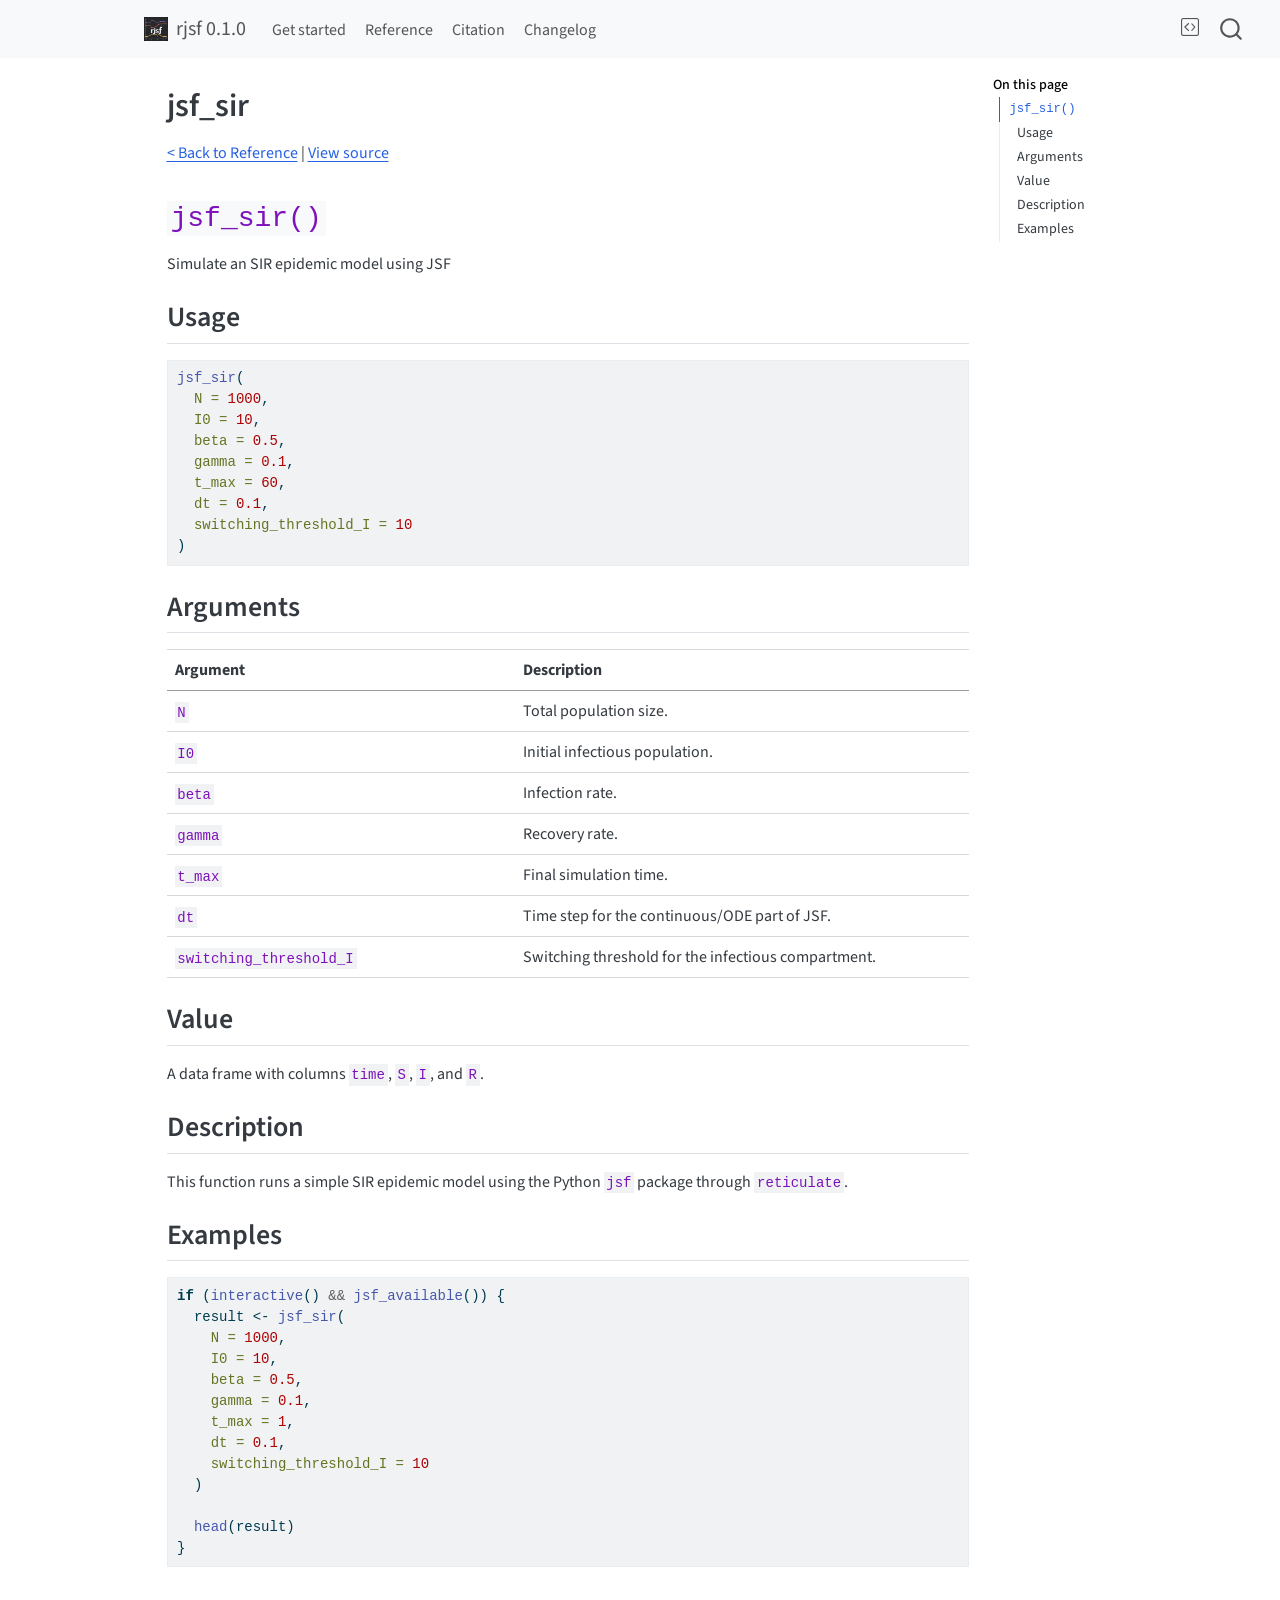
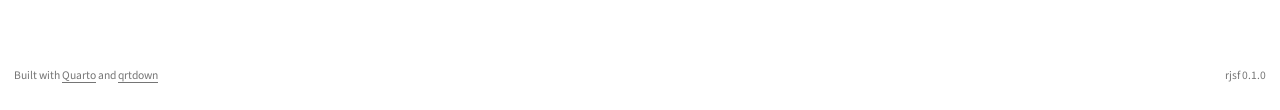
<file: reference/jsf_sir.html>
<!DOCTYPE html>
<html xmlns="http://www.w3.org/1999/xhtml" lang="en" xml:lang="en"><head>

<meta charset="utf-8">
<meta name="generator" content="quarto-1.10.18">

<meta name="viewport" content="width=device-width, initial-scale=1.0, user-scalable=yes">


<title>jsf_sir – rjsf</title>
<style>
/* Default styles provided by pandoc.
** See https://pandoc.org/MANUAL.html#variables-for-html for config info.
*/
span.smallcaps{font-variant: small-caps;}
div.columns{display: flex; gap: 1.5em;}
div.column{flex: auto;}
@media screen {
div.columns{gap: min(4vw, 1.5em);}
div.column{overflow-x: auto;}
}
div.hanging-indent{margin-left: 1.5em; text-indent: -1.5em;}
ul.task-list{list-style: none;}
ul.task-list li input[type="checkbox"] {
  width: 0.8em;
  margin: 0 0.8em 0.2em -1em; /* quarto-specific, see https://github.com/quarto-dev/quarto-cli/issues/4556 */ 
  vertical-align: middle;
}
/* CSS for syntax highlighting */
html { -webkit-text-size-adjust: 100%; }
pre > code.sourceCode { white-space: pre; position: relative; }
pre > code.sourceCode > span { display: inline-block; line-height: 1.25; }
pre > code.sourceCode > span:empty { height: 1.2em; }
.sourceCode { overflow: visible; }
code.sourceCode > span { color: inherit; text-decoration: inherit; }
div.sourceCode { margin: 1em 0; }
pre.sourceCode { margin: 0; }
@media screen {
div.sourceCode { overflow: auto; }
}
@media print {
pre > code.sourceCode { white-space: pre-wrap; }
pre > code.sourceCode > span { text-indent: -5em; padding-left: 5em; }
}
pre.numberSource code
  { counter-reset: source-line 0; }
pre.numberSource code > span
  { position: relative; left: -4em; counter-increment: source-line; }
pre.numberSource code > span > a:first-child::before
  { content: counter(source-line);
    position: relative; left: -1em; text-align: right; vertical-align: baseline;
    border: none; display: inline-block;
    -webkit-touch-callout: none; -webkit-user-select: none;
    -khtml-user-select: none; -moz-user-select: none;
    -ms-user-select: none; user-select: none;
    padding: 0 4px; width: 4em;
  }
pre.numberSource { margin-left: 3em;  padding-left: 4px; }
div.sourceCode
  {   }
@media screen {
pre > code.sourceCode > span > a:first-child::before { text-decoration: underline; }
}
</style>


<script src="../site_libs/quarto-nav/quarto-nav.js"></script>
<script src="../site_libs/quarto-nav/headroom.min.js"></script>
<script src="../site_libs/clipboard/clipboard.min.js"></script>
<script src="../site_libs/quarto-search/autocomplete.umd.js"></script>
<script src="../site_libs/quarto-search/fuse.min.js"></script>
<script src="../site_libs/quarto-search/quarto-search.js"></script>
<meta name="quarto:offset" content="../">
<script src="../site_libs/quarto-html/quarto.js" type="module"></script>
<script src="../site_libs/quarto-html/tabsets/tabsets.js" type="module"></script>
<script src="../site_libs/quarto-html/popper.min.js"></script>
<script src="../site_libs/quarto-html/tippy.umd.min.js"></script>
<script src="../site_libs/quarto-html/anchor.min.js"></script>
<link href="../site_libs/quarto-html/tippy.css" rel="stylesheet">
<link href="../site_libs/quarto-html/quarto-syntax-highlighting-64a204ab8560d761af7679ceaba22944.css" rel="stylesheet" id="quarto-text-highlighting-styles">
<script src="../site_libs/bootstrap/bootstrap.min.js"></script>
<link href="../site_libs/bootstrap/bootstrap-icons.css" rel="stylesheet">
<link href="../site_libs/bootstrap/bootstrap-acf981daebe61435a33ed7c4a5c74380.min.css" rel="stylesheet" append-hash="true" id="quarto-bootstrap" data-mode="light">
<script id="quarto-search-options" type="application/json">{
  "location": "navbar",
  "copy-button": false,
  "collapse-after": 3,
  "panel-placement": "end",
  "type": "overlay",
  "limit": 50,
  "keyboard-shortcut": [
    "f",
    "/",
    "s"
  ],
  "show-item-context": false,
  "language": {
    "search-no-results-text": "No results",
    "search-matching-documents-text": "matching documents",
    "search-copy-link-title": "Copy link to search",
    "search-hide-matches-text": "Hide additional matches",
    "search-more-match-text": "more match in this document",
    "search-more-matches-text": "more matches in this document",
    "search-clear-button-title": "Clear",
    "search-text-placeholder": "",
    "search-detached-cancel-button-title": "Cancel",
    "search-submit-button-title": "Submit",
    "search-label": "Search"
  }
}</script>


<link rel="stylesheet" href="../_qrtdown-styles.css">
</head>

<body class="nav-fixed quarto-light">

<div id="quarto-search-results"></div>
  <header id="quarto-header" class="headroom fixed-top">
    <nav class="navbar navbar-expand-lg " data-bs-theme="dark">
      <div class="navbar-container container-fluid">
      <div class="navbar-brand-container mx-auto">
    <a href="../index.html" class="navbar-brand navbar-brand-logo">
    <img src="../man/figures/logo.png" alt="" class="navbar-logo light-content">
    <img src="../man/figures/logo.png" alt="" class="navbar-logo dark-content">
    </a>
    <a class="navbar-brand" href="../index.html">
    <span class="navbar-title">rjsf 0.1.0</span>
    </a>
  </div>
            <div id="quarto-search" class="" title="Search"></div>
          <button class="navbar-toggler" type="button" data-bs-toggle="collapse" data-bs-target="#navbarCollapse" aria-controls="navbarCollapse" role="menu" aria-expanded="false" aria-label="Toggle navigation" onclick="if (window.quartoToggleHeadroom) { window.quartoToggleHeadroom(); }">
  <span class="navbar-toggler-icon"></span>
</button>
          <div class="collapse navbar-collapse" id="navbarCollapse">
            <ul class="navbar-nav navbar-nav-scroll me-auto">
  <li class="nav-item">
    <a class="nav-link" href="../vignettes/articles/getting-started.html"> 
<span class="menu-text">Get started</span></a>
  </li>  
  <li class="nav-item">
    <a class="nav-link" href="../reference.html"> 
<span class="menu-text">Reference</span></a>
  </li>  
  <li class="nav-item">
    <a class="nav-link" href="../_qrtdown/citation.html"> 
<span class="menu-text">Citation</span></a>
  </li>  
  <li class="nav-item">
    <a class="nav-link" href="../NEWS.html"> 
<span class="menu-text">Changelog</span></a>
  </li>  
</ul>
            <ul class="navbar-nav navbar-nav-scroll ms-auto">
  <li class="nav-item compact">
    <a class="nav-link" href="https://github.com/olivervu25/rjsf"> <i class="bi bi-code-square" role="img" aria-label="Source code">
</i> 
<span class="menu-text"></span></a>
  </li>  
</ul>
          </div> <!-- /navcollapse -->
            <div class="quarto-navbar-tools">
</div>
      </div> <!-- /container-fluid -->
    </nav>
</header>
<!-- content -->
<div id="quarto-content" class="quarto-container page-columns page-rows-contents page-layout-article page-navbar">
<!-- sidebar -->
<!-- margin-sidebar -->
    <div id="quarto-margin-sidebar" class="sidebar margin-sidebar">
        <nav id="TOC" role="doc-toc" class="toc-active">
    <h2 id="toc-title">On this page</h2>
   
  <ul>
  <li><a href="#jsf_sir" id="toc-jsf_sir" class="nav-link active" data-scroll-target="#jsf_sir"><code>jsf_sir()</code></a>
  <ul class="collapse">
  <li><a href="#usage" id="toc-usage" class="nav-link" data-scroll-target="#usage">Usage</a></li>
  <li><a href="#arguments" id="toc-arguments" class="nav-link" data-scroll-target="#arguments">Arguments</a></li>
  <li><a href="#value" id="toc-value" class="nav-link" data-scroll-target="#value">Value</a></li>
  <li><a href="#description" id="toc-description" class="nav-link" data-scroll-target="#description">Description</a></li>
  <li><a href="#examples" id="toc-examples" class="nav-link" data-scroll-target="#examples">Examples</a></li>
  </ul></li>
  </ul>
</nav>
    </div>
<!-- main -->
<main class="content" id="quarto-document-content">

<header id="title-block-header" class="quarto-title-block default">
<div class="quarto-title">
<h1 class="title">jsf_sir</h1>
</div>



<div class="quarto-title-meta">

    
  
    
  </div>
  


</header>


<p><a href="../reference.html">&lt; Back to Reference</a> | <a href="https://olivervu25.github.io/rjsf//src/branch/main/R/jsf_sir.R#L32">View source</a></p>
<section id="jsf_sir" class="level1">
<h1><code>jsf_sir()</code></h1>
<p>Simulate an SIR epidemic model using JSF</p>
<section id="usage" class="level2">
<h2 class="anchored" data-anchor-id="usage">Usage</h2>
<div class="code-copy-outer-scaffold"><div class="sourceCode" id="cb1"><pre class="sourceCode r code-with-copy"><code class="sourceCode r"><span id="cb1-1"><a href="#cb1-1" aria-hidden="true" tabindex="-1"></a><span class="fu">jsf_sir</span>(</span>
<span id="cb1-2"><a href="#cb1-2" aria-hidden="true" tabindex="-1"></a>  <span class="at">N =</span> <span class="dv">1000</span>,</span>
<span id="cb1-3"><a href="#cb1-3" aria-hidden="true" tabindex="-1"></a>  <span class="at">I0 =</span> <span class="dv">10</span>,</span>
<span id="cb1-4"><a href="#cb1-4" aria-hidden="true" tabindex="-1"></a>  <span class="at">beta =</span> <span class="fl">0.5</span>,</span>
<span id="cb1-5"><a href="#cb1-5" aria-hidden="true" tabindex="-1"></a>  <span class="at">gamma =</span> <span class="fl">0.1</span>,</span>
<span id="cb1-6"><a href="#cb1-6" aria-hidden="true" tabindex="-1"></a>  <span class="at">t_max =</span> <span class="dv">60</span>,</span>
<span id="cb1-7"><a href="#cb1-7" aria-hidden="true" tabindex="-1"></a>  <span class="at">dt =</span> <span class="fl">0.1</span>,</span>
<span id="cb1-8"><a href="#cb1-8" aria-hidden="true" tabindex="-1"></a>  <span class="at">switching_threshold_I =</span> <span class="dv">10</span></span>
<span id="cb1-9"><a href="#cb1-9" aria-hidden="true" tabindex="-1"></a>)</span></code></pre></div><button title="Copy to Clipboard" class="code-copy-button"><i class="bi"></i></button></div>
</section>
<section id="arguments" class="level2">
<h2 class="anchored" data-anchor-id="arguments">Arguments</h2>
<table class="caption-top table">
<colgroup>
<col style="width: 43%">
<col style="width: 56%">
</colgroup>
<thead>
<tr class="header">
<th>Argument</th>
<th>Description</th>
</tr>
</thead>
<tbody>
<tr class="odd">
<td><code>N</code></td>
<td>Total population size.</td>
</tr>
<tr class="even">
<td><code>I0</code></td>
<td>Initial infectious population.</td>
</tr>
<tr class="odd">
<td><code>beta</code></td>
<td>Infection rate.</td>
</tr>
<tr class="even">
<td><code>gamma</code></td>
<td>Recovery rate.</td>
</tr>
<tr class="odd">
<td><code>t_max</code></td>
<td>Final simulation time.</td>
</tr>
<tr class="even">
<td><code>dt</code></td>
<td>Time step for the continuous/ODE part of JSF.</td>
</tr>
<tr class="odd">
<td><code>switching_threshold_I</code></td>
<td>Switching threshold for the infectious compartment.</td>
</tr>
</tbody>
</table>
</section>
<section id="value" class="level2">
<h2 class="anchored" data-anchor-id="value">Value</h2>
<p>A data frame with columns <code>time</code>, <code>S</code>, <code>I</code>, and <code>R</code>.</p>
</section>
<section id="description" class="level2">
<h2 class="anchored" data-anchor-id="description">Description</h2>
<p>This function runs a simple SIR epidemic model using the Python <code>jsf</code> package through <code>reticulate</code>.</p>
</section>
<section id="examples" class="level2">
<h2 class="anchored" data-anchor-id="examples">Examples</h2>
<div class="code-copy-outer-scaffold"><div class="sourceCode" id="cb2"><pre class="sourceCode r code-with-copy"><code class="sourceCode r"><span id="cb2-1"><a href="#cb2-1" aria-hidden="true" tabindex="-1"></a><span class="cf">if</span> (<span class="fu">interactive</span>() <span class="sc">&amp;&amp;</span> <span class="fu">jsf_available</span>()) {</span>
<span id="cb2-2"><a href="#cb2-2" aria-hidden="true" tabindex="-1"></a>  result <span class="ot">&lt;-</span> <span class="fu">jsf_sir</span>(</span>
<span id="cb2-3"><a href="#cb2-3" aria-hidden="true" tabindex="-1"></a>    <span class="at">N =</span> <span class="dv">1000</span>,</span>
<span id="cb2-4"><a href="#cb2-4" aria-hidden="true" tabindex="-1"></a>    <span class="at">I0 =</span> <span class="dv">10</span>,</span>
<span id="cb2-5"><a href="#cb2-5" aria-hidden="true" tabindex="-1"></a>    <span class="at">beta =</span> <span class="fl">0.5</span>,</span>
<span id="cb2-6"><a href="#cb2-6" aria-hidden="true" tabindex="-1"></a>    <span class="at">gamma =</span> <span class="fl">0.1</span>,</span>
<span id="cb2-7"><a href="#cb2-7" aria-hidden="true" tabindex="-1"></a>    <span class="at">t_max =</span> <span class="dv">1</span>,</span>
<span id="cb2-8"><a href="#cb2-8" aria-hidden="true" tabindex="-1"></a>    <span class="at">dt =</span> <span class="fl">0.1</span>,</span>
<span id="cb2-9"><a href="#cb2-9" aria-hidden="true" tabindex="-1"></a>    <span class="at">switching_threshold_I =</span> <span class="dv">10</span></span>
<span id="cb2-10"><a href="#cb2-10" aria-hidden="true" tabindex="-1"></a>  )</span>
<span id="cb2-11"><a href="#cb2-11" aria-hidden="true" tabindex="-1"></a></span>
<span id="cb2-12"><a href="#cb2-12" aria-hidden="true" tabindex="-1"></a>  <span class="fu">head</span>(result)</span>
<span id="cb2-13"><a href="#cb2-13" aria-hidden="true" tabindex="-1"></a>}</span></code></pre></div><button title="Copy to Clipboard" class="code-copy-button"><i class="bi"></i></button></div>


</section>
</section>

</main> <!-- /main -->
<script id="quarto-html-after-body" type="application/javascript">
  window.document.addEventListener("DOMContentLoaded", function (event) {
    const icon = "";
    const anchorJS = new window.AnchorJS();
    anchorJS.options = {
      placement: 'right',
      icon: icon
    };
    anchorJS.add('.anchored');
    const isCodeAnnotation = (el) => {
      for (const clz of el.classList) {
        if (clz.startsWith('code-annotation-')) {                     
          return true;
        }
      }
      return false;
    }
    const onCopySuccess = function(e) {
      // button target
      const button = e.trigger;
      // don't keep focus
      button.blur();
      // flash "checked"
      button.classList.add('code-copy-button-checked');
      var currentTitle = button.getAttribute("title");
      button.setAttribute("title", "Copied!");
      let tooltip;
      if (window.bootstrap) {
        button.setAttribute("data-bs-toggle", "tooltip");
        button.setAttribute("data-bs-placement", "left");
        button.setAttribute("data-bs-title", "Copied!");
        tooltip = new bootstrap.Tooltip(button, 
          { trigger: "manual", 
            customClass: "code-copy-button-tooltip",
            offset: [0, -8]});
        tooltip.show();    
      }
      setTimeout(function() {
        if (tooltip) {
          tooltip.hide();
          button.removeAttribute("data-bs-title");
          button.removeAttribute("data-bs-toggle");
          button.removeAttribute("data-bs-placement");
        }
        button.setAttribute("title", currentTitle);
        button.classList.remove('code-copy-button-checked');
      }, 1000);
      // clear code selection
      e.clearSelection();
    }
    const getTextToCopy = function(trigger) {
      const outerScaffold = trigger.parentElement.cloneNode(true);
      const codeEl = outerScaffold.querySelector('code');
      for (const childEl of codeEl.children) {
        if (isCodeAnnotation(childEl)) {
          childEl.remove();
        }
      }
      return codeEl.innerText;
    }
    const clipboard = new window.ClipboardJS('.code-copy-button:not([data-in-quarto-modal])', {
      text: getTextToCopy
    });
    clipboard.on('success', onCopySuccess);
    if (window.document.getElementById('quarto-embedded-source-code-modal')) {
      const clipboardModal = new window.ClipboardJS('.code-copy-button[data-in-quarto-modal]', {
        text: getTextToCopy,
        container: window.document.getElementById('quarto-embedded-source-code-modal')
      });
      clipboardModal.on('success', onCopySuccess);
    }
      var localhostRegex = new RegExp(/^(?:http|https):\/\/localhost\:?[0-9]*\//);
      var mailtoRegex = new RegExp(/^mailto:/);
        var filterRegex = new RegExp('/' + window.location.host + '/');
      var isInternal = (href) => {
          return filterRegex.test(href) || localhostRegex.test(href) || mailtoRegex.test(href);
      }
      // Inspect non-navigation links and adorn them if external
     var links = window.document.querySelectorAll('a[href]:not(.nav-link):not(.navbar-brand):not(.toc-action):not(.sidebar-link):not(.sidebar-item-toggle):not(.pagination-link):not(.no-external):not([aria-hidden]):not(.dropdown-item):not(.quarto-navigation-tool):not(.about-link)');
      for (var i=0; i<links.length; i++) {
        const link = links[i];
        if (!isInternal(link.href)) {
          // undo the damage that might have been done by quarto-nav.js in the case of
          // links that we want to consider external
          if (link.dataset.originalHref !== undefined) {
            link.href = link.dataset.originalHref;
          }
        }
      }
    function tippyHover(el, contentFn, onTriggerFn, onUntriggerFn) {
      const config = {
        allowHTML: true,
        maxWidth: 500,
        delay: 100,
        arrow: false,
        appendTo: function(el) {
            return el.parentElement;
        },
        interactive: true,
        interactiveBorder: 10,
        theme: 'quarto',
        placement: 'bottom-start',
      };
      if (contentFn) {
        config.content = contentFn;
      }
      if (onTriggerFn) {
        config.onTrigger = onTriggerFn;
      }
      if (onUntriggerFn) {
        config.onUntrigger = onUntriggerFn;
      }
      window.tippy(el, config); 
    }
    const noterefs = window.document.querySelectorAll('a[role="doc-noteref"]');
    for (var i=0; i<noterefs.length; i++) {
      const ref = noterefs[i];
      tippyHover(ref, function() {
        // use id or data attribute instead here
        let href = ref.getAttribute('data-footnote-href') || ref.getAttribute('href');
        try { href = new URL(href).hash; } catch {}
        const id = href.replace(/^#\/?/, "");
        const note = window.document.getElementById(id);
        if (note) {
          return note.innerHTML;
        } else {
          return "";
        }
      });
    }
    const xrefs = window.document.querySelectorAll('a.quarto-xref');
    const processXRef = (id, note) => {
      // Strip column container classes
      const stripColumnClz = (el) => {
        el.classList.remove("page-full", "page-columns");
        if (el.children) {
          for (const child of el.children) {
            stripColumnClz(child);
          }
        }
      }
      stripColumnClz(note)
      if (id === null || id.startsWith('sec-')) {
        // Special case sections, only their first couple elements
        const container = document.createElement("div");
        if (note.children && note.children.length > 2) {
          container.appendChild(note.children[0].cloneNode(true));
          for (let i = 1; i < note.children.length; i++) {
            const child = note.children[i];
            if (child.tagName === "P" && child.innerText === "") {
              continue;
            } else {
              container.appendChild(child.cloneNode(true));
              break;
            }
          }
          if (window.Quarto?.typesetMath) {
            window.Quarto.typesetMath(container);
          }
          return container.innerHTML
        } else {
          if (window.Quarto?.typesetMath) {
            window.Quarto.typesetMath(note);
          }
          return note.innerHTML;
        }
      } else {
        // Remove any anchor links if they are present
        const anchorLink = note.querySelector('a.anchorjs-link');
        if (anchorLink) {
          anchorLink.remove();
        }
        if (window.Quarto?.typesetMath) {
          window.Quarto.typesetMath(note);
        }
        if (note.classList.contains("callout")) {
          return note.outerHTML;
        } else {
          return note.innerHTML;
        }
      }
    }
    for (var i=0; i<xrefs.length; i++) {
      const xref = xrefs[i];
      tippyHover(xref, undefined, function(instance) {
        instance.disable();
        let url = xref.getAttribute('href');
        let hash = undefined; 
        if (url.startsWith('#')) {
          hash = url;
        } else {
          try { hash = new URL(url).hash; } catch {}
        }
        if (hash) {
          const id = hash.replace(/^#\/?/, "");
          const note = window.document.getElementById(id);
          if (note !== null) {
            try {
              const html = processXRef(id, note.cloneNode(true));
              instance.setContent(html);
            } finally {
              instance.enable();
              instance.show();
            }
          } else {
            // See if we can fetch this
            fetch(url.split('#')[0])
            .then(res => res.text())
            .then(html => {
              const parser = new DOMParser();
              const htmlDoc = parser.parseFromString(html, "text/html");
              const note = htmlDoc.getElementById(id);
              if (note !== null) {
                const html = processXRef(id, note);
                instance.setContent(html);
              } 
            }).finally(() => {
              instance.enable();
              instance.show();
            });
          }
        } else {
          // See if we can fetch a full url (with no hash to target)
          // This is a special case and we should probably do some content thinning / targeting
          fetch(url)
          .then(res => res.text())
          .then(html => {
            const parser = new DOMParser();
            const htmlDoc = parser.parseFromString(html, "text/html");
            const note = htmlDoc.querySelector('main.content');
            if (note !== null) {
              // This should only happen for chapter cross references
              // (since there is no id in the URL)
              // remove the first header
              if (note.children.length > 0 && note.children[0].tagName === "HEADER") {
                note.children[0].remove();
              }
              const html = processXRef(null, note);
              instance.setContent(html);
            } 
          }).finally(() => {
            instance.enable();
            instance.show();
          });
        }
      }, function(instance) {
      });
    }
        let selectedAnnoteEl;
        const selectorForAnnotation = ( cell, annotation) => {
          let cellAttr = 'data-code-cell="' + cell + '"';
          let lineAttr = 'data-code-annotation="' +  annotation + '"';
          const selector = 'span[' + cellAttr + '][' + lineAttr + ']';
          return selector;
        }
        const selectCodeLines = (annoteEl) => {
          const doc = window.document;
          const targetCell = annoteEl.getAttribute("data-target-cell");
          const targetAnnotation = annoteEl.getAttribute("data-target-annotation");
          const annoteSpan = window.document.querySelector(selectorForAnnotation(targetCell, targetAnnotation));
          const lines = annoteSpan.getAttribute("data-code-lines").split(",");
          const lineIds = lines.map((line) => {
            return targetCell + "-" + line;
          })
          let top = null;
          let height = null;
          let parent = null;
          if (lineIds.length > 0) {
              //compute the position of the single el (top and bottom and make a div)
              const el = window.document.getElementById(lineIds[0]);
              top = el.offsetTop;
              height = el.offsetHeight;
              parent = el.parentElement.parentElement;
            if (lineIds.length > 1) {
              const lastEl = window.document.getElementById(lineIds[lineIds.length - 1]);
              const bottom = lastEl.offsetTop + lastEl.offsetHeight;
              height = bottom - top;
            }
            if (top !== null && height !== null && parent !== null) {
              // cook up a div (if necessary) and position it 
              let div = window.document.getElementById("code-annotation-line-highlight");
              if (div === null) {
                div = window.document.createElement("div");
                div.setAttribute("id", "code-annotation-line-highlight");
                div.style.position = 'absolute';
                parent.appendChild(div);
              }
              div.style.top = top - 2 + "px";
              div.style.height = height + 4 + "px";
              div.style.left = 0;
              let gutterDiv = window.document.getElementById("code-annotation-line-highlight-gutter");
              if (gutterDiv === null) {
                gutterDiv = window.document.createElement("div");
                gutterDiv.setAttribute("id", "code-annotation-line-highlight-gutter");
                gutterDiv.style.position = 'absolute';
                const codeCell = window.document.getElementById(targetCell);
                const gutter = codeCell.querySelector('.code-annotation-gutter');
                gutter.appendChild(gutterDiv);
              }
              gutterDiv.style.top = top - 2 + "px";
              gutterDiv.style.height = height + 4 + "px";
            }
            selectedAnnoteEl = annoteEl;
          }
        };
        const unselectCodeLines = () => {
          const elementsIds = ["code-annotation-line-highlight", "code-annotation-line-highlight-gutter"];
          elementsIds.forEach((elId) => {
            const div = window.document.getElementById(elId);
            if (div) {
              div.remove();
            }
          });
          selectedAnnoteEl = undefined;
        };
          // Handle positioning of the toggle
      window.addEventListener(
        "resize",
        throttle(() => {
          elRect = undefined;
          if (selectedAnnoteEl) {
            selectCodeLines(selectedAnnoteEl);
          }
        }, 10)
      );
      function throttle(fn, ms) {
      let throttle = false;
      let timer;
        return (...args) => {
          if(!throttle) { // first call gets through
              fn.apply(this, args);
              throttle = true;
          } else { // all the others get throttled
              if(timer) clearTimeout(timer); // cancel #2
              timer = setTimeout(() => {
                fn.apply(this, args);
                timer = throttle = false;
              }, ms);
          }
        };
      }
        // Attach click handler to the DT
        const annoteDls = window.document.querySelectorAll('dt[data-target-cell]');
        for (const annoteDlNode of annoteDls) {
          annoteDlNode.addEventListener('click', (event) => {
            const clickedEl = event.target;
            if (clickedEl !== selectedAnnoteEl) {
              unselectCodeLines();
              const activeEl = window.document.querySelector('dt[data-target-cell].code-annotation-active');
              if (activeEl) {
                activeEl.classList.remove('code-annotation-active');
              }
              selectCodeLines(clickedEl);
              clickedEl.classList.add('code-annotation-active');
            } else {
              // Unselect the line
              unselectCodeLines();
              clickedEl.classList.remove('code-annotation-active');
            }
          });
        }
    const findCites = (el) => {
      const parentEl = el.parentElement;
      if (parentEl) {
        const cites = parentEl.dataset.cites;
        if (cites) {
          return {
            el,
            cites: cites.split(' ')
          };
        } else {
          return findCites(el.parentElement)
        }
      } else {
        return undefined;
      }
    };
    var bibliorefs = window.document.querySelectorAll('a[role="doc-biblioref"]');
    for (var i=0; i<bibliorefs.length; i++) {
      const ref = bibliorefs[i];
      const citeInfo = findCites(ref);
      if (citeInfo) {
        tippyHover(citeInfo.el, function() {
          var popup = window.document.createElement('div');
          citeInfo.cites.forEach(function(cite) {
            var citeDiv = window.document.createElement('div');
            citeDiv.classList.add('hanging-indent');
            citeDiv.classList.add('csl-entry');
            var biblioDiv = window.document.getElementById('ref-' + cite);
            if (biblioDiv) {
              citeDiv.innerHTML = biblioDiv.innerHTML;
            }
            popup.appendChild(citeDiv);
          });
          return popup.innerHTML;
        });
      }
    }
  });
  </script>
</div> <!-- /content -->
<footer class="footer">
  <div class="nav-footer">
    <div class="nav-footer-left">
<p>Built with <a href="https://quarto.org/">Quarto</a> and <a href="https://codeberg.org/usrbinr/qrtdown">qrtdown</a></p>
</div>   
    <div class="nav-footer-center">
      &nbsp;
    </div>
    <div class="nav-footer-right">
<p>rjsf 0.1.0</p>
</div>
  </div>
</footer>




</body></html>
</file>
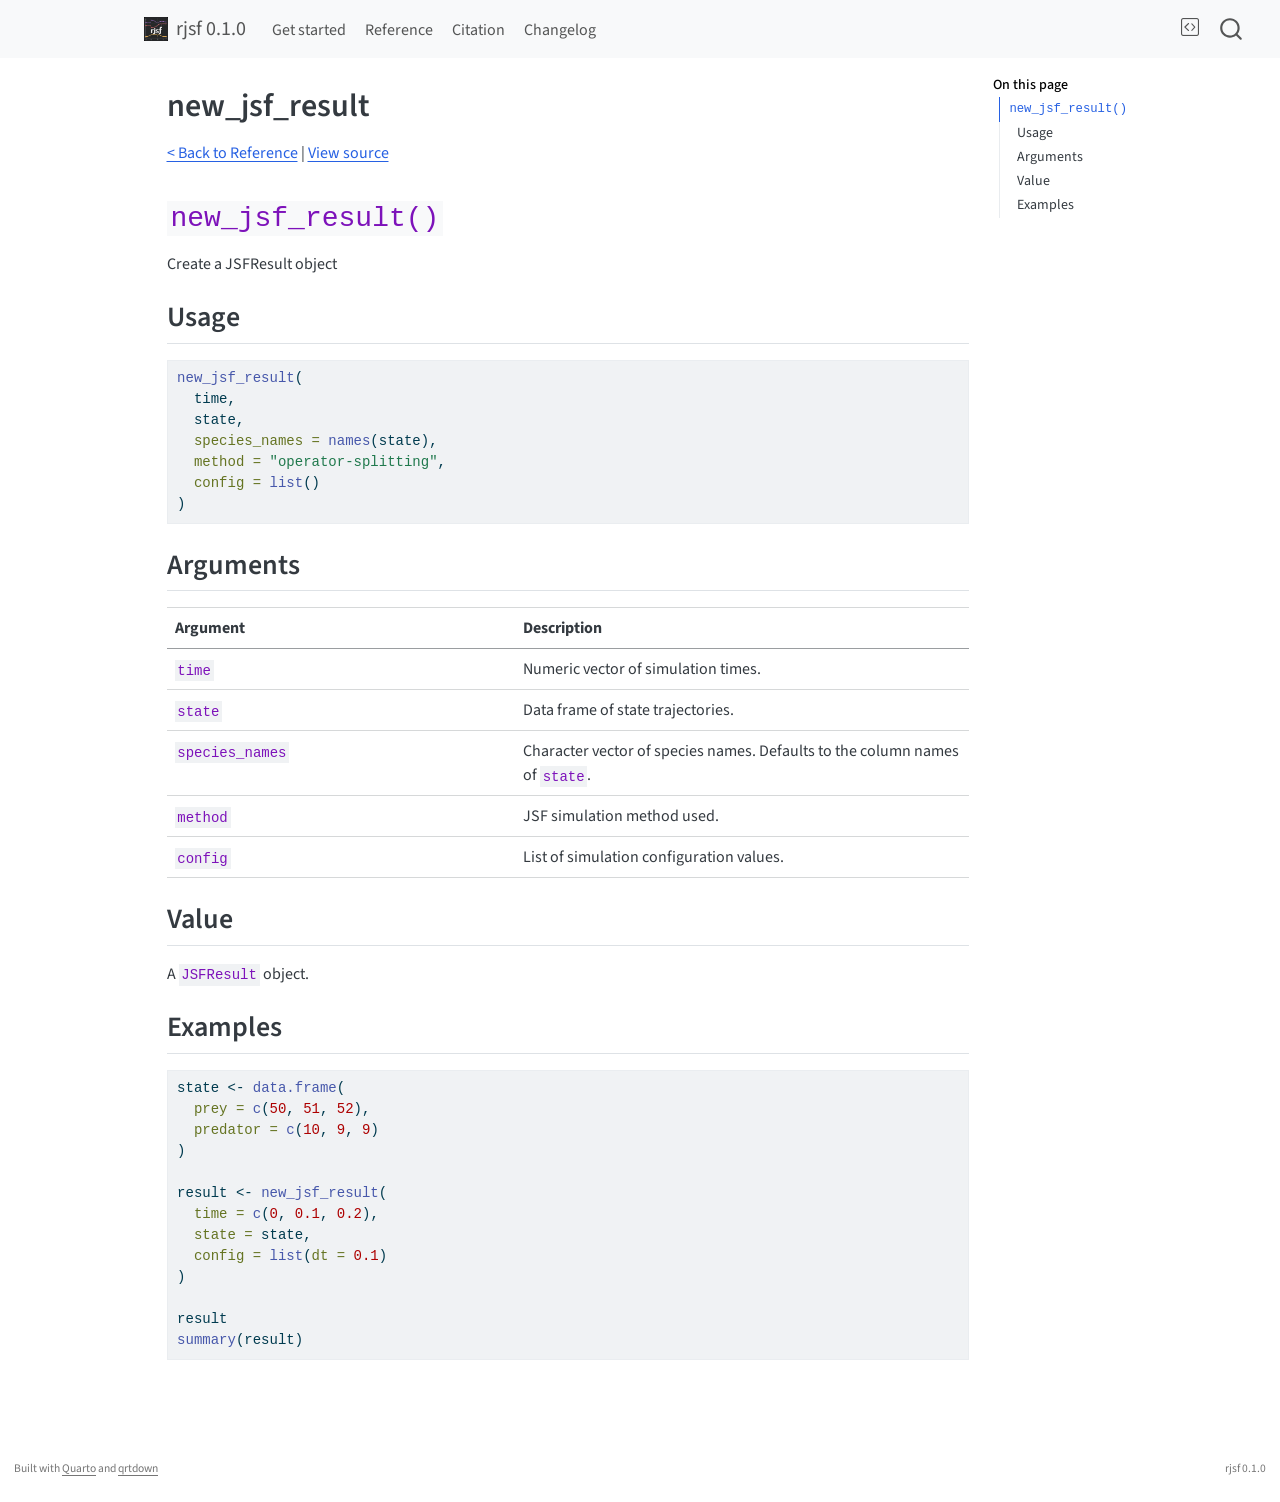
<file: reference/new_jsf_result.html>
<!DOCTYPE html>
<html xmlns="http://www.w3.org/1999/xhtml" lang="en" xml:lang="en"><head>

<meta charset="utf-8">
<meta name="generator" content="quarto-1.10.18">

<meta name="viewport" content="width=device-width, initial-scale=1.0, user-scalable=yes">


<title>new_jsf_result – rjsf</title>
<style>
/* Default styles provided by pandoc.
** See https://pandoc.org/MANUAL.html#variables-for-html for config info.
*/
span.smallcaps{font-variant: small-caps;}
div.columns{display: flex; gap: 1.5em;}
div.column{flex: auto;}
@media screen {
div.columns{gap: min(4vw, 1.5em);}
div.column{overflow-x: auto;}
}
div.hanging-indent{margin-left: 1.5em; text-indent: -1.5em;}
ul.task-list{list-style: none;}
ul.task-list li input[type="checkbox"] {
  width: 0.8em;
  margin: 0 0.8em 0.2em -1em; /* quarto-specific, see https://github.com/quarto-dev/quarto-cli/issues/4556 */ 
  vertical-align: middle;
}
/* CSS for syntax highlighting */
html { -webkit-text-size-adjust: 100%; }
pre > code.sourceCode { white-space: pre; position: relative; }
pre > code.sourceCode > span { display: inline-block; line-height: 1.25; }
pre > code.sourceCode > span:empty { height: 1.2em; }
.sourceCode { overflow: visible; }
code.sourceCode > span { color: inherit; text-decoration: inherit; }
div.sourceCode { margin: 1em 0; }
pre.sourceCode { margin: 0; }
@media screen {
div.sourceCode { overflow: auto; }
}
@media print {
pre > code.sourceCode { white-space: pre-wrap; }
pre > code.sourceCode > span { text-indent: -5em; padding-left: 5em; }
}
pre.numberSource code
  { counter-reset: source-line 0; }
pre.numberSource code > span
  { position: relative; left: -4em; counter-increment: source-line; }
pre.numberSource code > span > a:first-child::before
  { content: counter(source-line);
    position: relative; left: -1em; text-align: right; vertical-align: baseline;
    border: none; display: inline-block;
    -webkit-touch-callout: none; -webkit-user-select: none;
    -khtml-user-select: none; -moz-user-select: none;
    -ms-user-select: none; user-select: none;
    padding: 0 4px; width: 4em;
  }
pre.numberSource { margin-left: 3em;  padding-left: 4px; }
div.sourceCode
  {   }
@media screen {
pre > code.sourceCode > span > a:first-child::before { text-decoration: underline; }
}
</style>


<script src="../site_libs/quarto-nav/quarto-nav.js"></script>
<script src="../site_libs/quarto-nav/headroom.min.js"></script>
<script src="../site_libs/clipboard/clipboard.min.js"></script>
<script src="../site_libs/quarto-search/autocomplete.umd.js"></script>
<script src="../site_libs/quarto-search/fuse.min.js"></script>
<script src="../site_libs/quarto-search/quarto-search.js"></script>
<meta name="quarto:offset" content="../">
<script src="../site_libs/quarto-html/quarto.js" type="module"></script>
<script src="../site_libs/quarto-html/tabsets/tabsets.js" type="module"></script>
<script src="../site_libs/quarto-html/popper.min.js"></script>
<script src="../site_libs/quarto-html/tippy.umd.min.js"></script>
<script src="../site_libs/quarto-html/anchor.min.js"></script>
<link href="../site_libs/quarto-html/tippy.css" rel="stylesheet">
<link href="../site_libs/quarto-html/quarto-syntax-highlighting-64a204ab8560d761af7679ceaba22944.css" rel="stylesheet" id="quarto-text-highlighting-styles">
<script src="../site_libs/bootstrap/bootstrap.min.js"></script>
<link href="../site_libs/bootstrap/bootstrap-icons.css" rel="stylesheet">
<link href="../site_libs/bootstrap/bootstrap-acf981daebe61435a33ed7c4a5c74380.min.css" rel="stylesheet" append-hash="true" id="quarto-bootstrap" data-mode="light">
<script id="quarto-search-options" type="application/json">{
  "location": "navbar",
  "copy-button": false,
  "collapse-after": 3,
  "panel-placement": "end",
  "type": "overlay",
  "limit": 50,
  "keyboard-shortcut": [
    "f",
    "/",
    "s"
  ],
  "show-item-context": false,
  "language": {
    "search-no-results-text": "No results",
    "search-matching-documents-text": "matching documents",
    "search-copy-link-title": "Copy link to search",
    "search-hide-matches-text": "Hide additional matches",
    "search-more-match-text": "more match in this document",
    "search-more-matches-text": "more matches in this document",
    "search-clear-button-title": "Clear",
    "search-text-placeholder": "",
    "search-detached-cancel-button-title": "Cancel",
    "search-submit-button-title": "Submit",
    "search-label": "Search"
  }
}</script>


<link rel="stylesheet" href="../_qrtdown-styles.css">
</head>

<body class="nav-fixed quarto-light">

<div id="quarto-search-results"></div>
  <header id="quarto-header" class="headroom fixed-top">
    <nav class="navbar navbar-expand-lg " data-bs-theme="dark">
      <div class="navbar-container container-fluid">
      <div class="navbar-brand-container mx-auto">
    <a href="../index.html" class="navbar-brand navbar-brand-logo">
    <img src="../man/figures/logo.png" alt="" class="navbar-logo light-content">
    <img src="../man/figures/logo.png" alt="" class="navbar-logo dark-content">
    </a>
    <a class="navbar-brand" href="../index.html">
    <span class="navbar-title">rjsf 0.1.0</span>
    </a>
  </div>
            <div id="quarto-search" class="" title="Search"></div>
          <button class="navbar-toggler" type="button" data-bs-toggle="collapse" data-bs-target="#navbarCollapse" aria-controls="navbarCollapse" role="menu" aria-expanded="false" aria-label="Toggle navigation" onclick="if (window.quartoToggleHeadroom) { window.quartoToggleHeadroom(); }">
  <span class="navbar-toggler-icon"></span>
</button>
          <div class="collapse navbar-collapse" id="navbarCollapse">
            <ul class="navbar-nav navbar-nav-scroll me-auto">
  <li class="nav-item">
    <a class="nav-link" href="../vignettes/articles/getting-started.html"> 
<span class="menu-text">Get started</span></a>
  </li>  
  <li class="nav-item">
    <a class="nav-link" href="../reference.html"> 
<span class="menu-text">Reference</span></a>
  </li>  
  <li class="nav-item">
    <a class="nav-link" href="../_qrtdown/citation.html"> 
<span class="menu-text">Citation</span></a>
  </li>  
  <li class="nav-item">
    <a class="nav-link" href="../NEWS.html"> 
<span class="menu-text">Changelog</span></a>
  </li>  
</ul>
            <ul class="navbar-nav navbar-nav-scroll ms-auto">
  <li class="nav-item compact">
    <a class="nav-link" href="https://github.com/olivervu25/rjsf"> <i class="bi bi-code-square" role="img" aria-label="Source code">
</i> 
<span class="menu-text"></span></a>
  </li>  
</ul>
          </div> <!-- /navcollapse -->
            <div class="quarto-navbar-tools">
</div>
      </div> <!-- /container-fluid -->
    </nav>
</header>
<!-- content -->
<div id="quarto-content" class="quarto-container page-columns page-rows-contents page-layout-article page-navbar">
<!-- sidebar -->
<!-- margin-sidebar -->
    <div id="quarto-margin-sidebar" class="sidebar margin-sidebar">
        <nav id="TOC" role="doc-toc" class="toc-active">
    <h2 id="toc-title">On this page</h2>
   
  <ul>
  <li><a href="#new_jsf_result" id="toc-new_jsf_result" class="nav-link active" data-scroll-target="#new_jsf_result"><code>new_jsf_result()</code></a>
  <ul class="collapse">
  <li><a href="#usage" id="toc-usage" class="nav-link" data-scroll-target="#usage">Usage</a></li>
  <li><a href="#arguments" id="toc-arguments" class="nav-link" data-scroll-target="#arguments">Arguments</a></li>
  <li><a href="#value" id="toc-value" class="nav-link" data-scroll-target="#value">Value</a></li>
  <li><a href="#examples" id="toc-examples" class="nav-link" data-scroll-target="#examples">Examples</a></li>
  </ul></li>
  </ul>
</nav>
    </div>
<!-- main -->
<main class="content" id="quarto-document-content">

<header id="title-block-header" class="quarto-title-block default">
<div class="quarto-title">
<h1 class="title">new_jsf_result</h1>
</div>



<div class="quarto-title-meta">

    
  
    
  </div>
  


</header>


<p><a href="../reference.html">&lt; Back to Reference</a> | <a href="https://olivervu25.github.io/rjsf//src/branch/main/R/jsf_result.R#L75">View source</a></p>
<section id="new_jsf_result" class="level1">
<h1><code>new_jsf_result()</code></h1>
<p>Create a JSFResult object</p>
<section id="usage" class="level2">
<h2 class="anchored" data-anchor-id="usage">Usage</h2>
<div class="code-copy-outer-scaffold"><div class="sourceCode" id="cb1"><pre class="sourceCode r code-with-copy"><code class="sourceCode r"><span id="cb1-1"><a href="#cb1-1" aria-hidden="true" tabindex="-1"></a><span class="fu">new_jsf_result</span>(</span>
<span id="cb1-2"><a href="#cb1-2" aria-hidden="true" tabindex="-1"></a>  time,</span>
<span id="cb1-3"><a href="#cb1-3" aria-hidden="true" tabindex="-1"></a>  state,</span>
<span id="cb1-4"><a href="#cb1-4" aria-hidden="true" tabindex="-1"></a>  <span class="at">species_names =</span> <span class="fu">names</span>(state),</span>
<span id="cb1-5"><a href="#cb1-5" aria-hidden="true" tabindex="-1"></a>  <span class="at">method =</span> <span class="st">"operator-splitting"</span>,</span>
<span id="cb1-6"><a href="#cb1-6" aria-hidden="true" tabindex="-1"></a>  <span class="at">config =</span> <span class="fu">list</span>()</span>
<span id="cb1-7"><a href="#cb1-7" aria-hidden="true" tabindex="-1"></a>)</span></code></pre></div><button title="Copy to Clipboard" class="code-copy-button"><i class="bi"></i></button></div>
</section>
<section id="arguments" class="level2">
<h2 class="anchored" data-anchor-id="arguments">Arguments</h2>
<table class="caption-top table">
<colgroup>
<col style="width: 43%">
<col style="width: 56%">
</colgroup>
<thead>
<tr class="header">
<th>Argument</th>
<th>Description</th>
</tr>
</thead>
<tbody>
<tr class="odd">
<td><code>time</code></td>
<td>Numeric vector of simulation times.</td>
</tr>
<tr class="even">
<td><code>state</code></td>
<td>Data frame of state trajectories.</td>
</tr>
<tr class="odd">
<td><code>species_names</code></td>
<td>Character vector of species names. Defaults to the column names of <code>state</code>.</td>
</tr>
<tr class="even">
<td><code>method</code></td>
<td>JSF simulation method used.</td>
</tr>
<tr class="odd">
<td><code>config</code></td>
<td>List of simulation configuration values.</td>
</tr>
</tbody>
</table>
</section>
<section id="value" class="level2">
<h2 class="anchored" data-anchor-id="value">Value</h2>
<p>A <code>JSFResult</code> object.</p>
</section>
<section id="examples" class="level2">
<h2 class="anchored" data-anchor-id="examples">Examples</h2>
<div class="code-copy-outer-scaffold"><div class="sourceCode" id="cb2"><pre class="sourceCode r code-with-copy"><code class="sourceCode r"><span id="cb2-1"><a href="#cb2-1" aria-hidden="true" tabindex="-1"></a>state <span class="ot">&lt;-</span> <span class="fu">data.frame</span>(</span>
<span id="cb2-2"><a href="#cb2-2" aria-hidden="true" tabindex="-1"></a>  <span class="at">prey =</span> <span class="fu">c</span>(<span class="dv">50</span>, <span class="dv">51</span>, <span class="dv">52</span>),</span>
<span id="cb2-3"><a href="#cb2-3" aria-hidden="true" tabindex="-1"></a>  <span class="at">predator =</span> <span class="fu">c</span>(<span class="dv">10</span>, <span class="dv">9</span>, <span class="dv">9</span>)</span>
<span id="cb2-4"><a href="#cb2-4" aria-hidden="true" tabindex="-1"></a>)</span>
<span id="cb2-5"><a href="#cb2-5" aria-hidden="true" tabindex="-1"></a></span>
<span id="cb2-6"><a href="#cb2-6" aria-hidden="true" tabindex="-1"></a>result <span class="ot">&lt;-</span> <span class="fu">new_jsf_result</span>(</span>
<span id="cb2-7"><a href="#cb2-7" aria-hidden="true" tabindex="-1"></a>  <span class="at">time =</span> <span class="fu">c</span>(<span class="dv">0</span>, <span class="fl">0.1</span>, <span class="fl">0.2</span>),</span>
<span id="cb2-8"><a href="#cb2-8" aria-hidden="true" tabindex="-1"></a>  <span class="at">state =</span> state,</span>
<span id="cb2-9"><a href="#cb2-9" aria-hidden="true" tabindex="-1"></a>  <span class="at">config =</span> <span class="fu">list</span>(<span class="at">dt =</span> <span class="fl">0.1</span>)</span>
<span id="cb2-10"><a href="#cb2-10" aria-hidden="true" tabindex="-1"></a>)</span>
<span id="cb2-11"><a href="#cb2-11" aria-hidden="true" tabindex="-1"></a></span>
<span id="cb2-12"><a href="#cb2-12" aria-hidden="true" tabindex="-1"></a>result</span>
<span id="cb2-13"><a href="#cb2-13" aria-hidden="true" tabindex="-1"></a><span class="fu">summary</span>(result)</span></code></pre></div><button title="Copy to Clipboard" class="code-copy-button"><i class="bi"></i></button></div>


</section>
</section>

</main> <!-- /main -->
<script id="quarto-html-after-body" type="application/javascript">
  window.document.addEventListener("DOMContentLoaded", function (event) {
    const icon = "";
    const anchorJS = new window.AnchorJS();
    anchorJS.options = {
      placement: 'right',
      icon: icon
    };
    anchorJS.add('.anchored');
    const isCodeAnnotation = (el) => {
      for (const clz of el.classList) {
        if (clz.startsWith('code-annotation-')) {                     
          return true;
        }
      }
      return false;
    }
    const onCopySuccess = function(e) {
      // button target
      const button = e.trigger;
      // don't keep focus
      button.blur();
      // flash "checked"
      button.classList.add('code-copy-button-checked');
      var currentTitle = button.getAttribute("title");
      button.setAttribute("title", "Copied!");
      let tooltip;
      if (window.bootstrap) {
        button.setAttribute("data-bs-toggle", "tooltip");
        button.setAttribute("data-bs-placement", "left");
        button.setAttribute("data-bs-title", "Copied!");
        tooltip = new bootstrap.Tooltip(button, 
          { trigger: "manual", 
            customClass: "code-copy-button-tooltip",
            offset: [0, -8]});
        tooltip.show();    
      }
      setTimeout(function() {
        if (tooltip) {
          tooltip.hide();
          button.removeAttribute("data-bs-title");
          button.removeAttribute("data-bs-toggle");
          button.removeAttribute("data-bs-placement");
        }
        button.setAttribute("title", currentTitle);
        button.classList.remove('code-copy-button-checked');
      }, 1000);
      // clear code selection
      e.clearSelection();
    }
    const getTextToCopy = function(trigger) {
      const outerScaffold = trigger.parentElement.cloneNode(true);
      const codeEl = outerScaffold.querySelector('code');
      for (const childEl of codeEl.children) {
        if (isCodeAnnotation(childEl)) {
          childEl.remove();
        }
      }
      return codeEl.innerText;
    }
    const clipboard = new window.ClipboardJS('.code-copy-button:not([data-in-quarto-modal])', {
      text: getTextToCopy
    });
    clipboard.on('success', onCopySuccess);
    if (window.document.getElementById('quarto-embedded-source-code-modal')) {
      const clipboardModal = new window.ClipboardJS('.code-copy-button[data-in-quarto-modal]', {
        text: getTextToCopy,
        container: window.document.getElementById('quarto-embedded-source-code-modal')
      });
      clipboardModal.on('success', onCopySuccess);
    }
      var localhostRegex = new RegExp(/^(?:http|https):\/\/localhost\:?[0-9]*\//);
      var mailtoRegex = new RegExp(/^mailto:/);
        var filterRegex = new RegExp('/' + window.location.host + '/');
      var isInternal = (href) => {
          return filterRegex.test(href) || localhostRegex.test(href) || mailtoRegex.test(href);
      }
      // Inspect non-navigation links and adorn them if external
     var links = window.document.querySelectorAll('a[href]:not(.nav-link):not(.navbar-brand):not(.toc-action):not(.sidebar-link):not(.sidebar-item-toggle):not(.pagination-link):not(.no-external):not([aria-hidden]):not(.dropdown-item):not(.quarto-navigation-tool):not(.about-link)');
      for (var i=0; i<links.length; i++) {
        const link = links[i];
        if (!isInternal(link.href)) {
          // undo the damage that might have been done by quarto-nav.js in the case of
          // links that we want to consider external
          if (link.dataset.originalHref !== undefined) {
            link.href = link.dataset.originalHref;
          }
        }
      }
    function tippyHover(el, contentFn, onTriggerFn, onUntriggerFn) {
      const config = {
        allowHTML: true,
        maxWidth: 500,
        delay: 100,
        arrow: false,
        appendTo: function(el) {
            return el.parentElement;
        },
        interactive: true,
        interactiveBorder: 10,
        theme: 'quarto',
        placement: 'bottom-start',
      };
      if (contentFn) {
        config.content = contentFn;
      }
      if (onTriggerFn) {
        config.onTrigger = onTriggerFn;
      }
      if (onUntriggerFn) {
        config.onUntrigger = onUntriggerFn;
      }
      window.tippy(el, config); 
    }
    const noterefs = window.document.querySelectorAll('a[role="doc-noteref"]');
    for (var i=0; i<noterefs.length; i++) {
      const ref = noterefs[i];
      tippyHover(ref, function() {
        // use id or data attribute instead here
        let href = ref.getAttribute('data-footnote-href') || ref.getAttribute('href');
        try { href = new URL(href).hash; } catch {}
        const id = href.replace(/^#\/?/, "");
        const note = window.document.getElementById(id);
        if (note) {
          return note.innerHTML;
        } else {
          return "";
        }
      });
    }
    const xrefs = window.document.querySelectorAll('a.quarto-xref');
    const processXRef = (id, note) => {
      // Strip column container classes
      const stripColumnClz = (el) => {
        el.classList.remove("page-full", "page-columns");
        if (el.children) {
          for (const child of el.children) {
            stripColumnClz(child);
          }
        }
      }
      stripColumnClz(note)
      if (id === null || id.startsWith('sec-')) {
        // Special case sections, only their first couple elements
        const container = document.createElement("div");
        if (note.children && note.children.length > 2) {
          container.appendChild(note.children[0].cloneNode(true));
          for (let i = 1; i < note.children.length; i++) {
            const child = note.children[i];
            if (child.tagName === "P" && child.innerText === "") {
              continue;
            } else {
              container.appendChild(child.cloneNode(true));
              break;
            }
          }
          if (window.Quarto?.typesetMath) {
            window.Quarto.typesetMath(container);
          }
          return container.innerHTML
        } else {
          if (window.Quarto?.typesetMath) {
            window.Quarto.typesetMath(note);
          }
          return note.innerHTML;
        }
      } else {
        // Remove any anchor links if they are present
        const anchorLink = note.querySelector('a.anchorjs-link');
        if (anchorLink) {
          anchorLink.remove();
        }
        if (window.Quarto?.typesetMath) {
          window.Quarto.typesetMath(note);
        }
        if (note.classList.contains("callout")) {
          return note.outerHTML;
        } else {
          return note.innerHTML;
        }
      }
    }
    for (var i=0; i<xrefs.length; i++) {
      const xref = xrefs[i];
      tippyHover(xref, undefined, function(instance) {
        instance.disable();
        let url = xref.getAttribute('href');
        let hash = undefined; 
        if (url.startsWith('#')) {
          hash = url;
        } else {
          try { hash = new URL(url).hash; } catch {}
        }
        if (hash) {
          const id = hash.replace(/^#\/?/, "");
          const note = window.document.getElementById(id);
          if (note !== null) {
            try {
              const html = processXRef(id, note.cloneNode(true));
              instance.setContent(html);
            } finally {
              instance.enable();
              instance.show();
            }
          } else {
            // See if we can fetch this
            fetch(url.split('#')[0])
            .then(res => res.text())
            .then(html => {
              const parser = new DOMParser();
              const htmlDoc = parser.parseFromString(html, "text/html");
              const note = htmlDoc.getElementById(id);
              if (note !== null) {
                const html = processXRef(id, note);
                instance.setContent(html);
              } 
            }).finally(() => {
              instance.enable();
              instance.show();
            });
          }
        } else {
          // See if we can fetch a full url (with no hash to target)
          // This is a special case and we should probably do some content thinning / targeting
          fetch(url)
          .then(res => res.text())
          .then(html => {
            const parser = new DOMParser();
            const htmlDoc = parser.parseFromString(html, "text/html");
            const note = htmlDoc.querySelector('main.content');
            if (note !== null) {
              // This should only happen for chapter cross references
              // (since there is no id in the URL)
              // remove the first header
              if (note.children.length > 0 && note.children[0].tagName === "HEADER") {
                note.children[0].remove();
              }
              const html = processXRef(null, note);
              instance.setContent(html);
            } 
          }).finally(() => {
            instance.enable();
            instance.show();
          });
        }
      }, function(instance) {
      });
    }
        let selectedAnnoteEl;
        const selectorForAnnotation = ( cell, annotation) => {
          let cellAttr = 'data-code-cell="' + cell + '"';
          let lineAttr = 'data-code-annotation="' +  annotation + '"';
          const selector = 'span[' + cellAttr + '][' + lineAttr + ']';
          return selector;
        }
        const selectCodeLines = (annoteEl) => {
          const doc = window.document;
          const targetCell = annoteEl.getAttribute("data-target-cell");
          const targetAnnotation = annoteEl.getAttribute("data-target-annotation");
          const annoteSpan = window.document.querySelector(selectorForAnnotation(targetCell, targetAnnotation));
          const lines = annoteSpan.getAttribute("data-code-lines").split(",");
          const lineIds = lines.map((line) => {
            return targetCell + "-" + line;
          })
          let top = null;
          let height = null;
          let parent = null;
          if (lineIds.length > 0) {
              //compute the position of the single el (top and bottom and make a div)
              const el = window.document.getElementById(lineIds[0]);
              top = el.offsetTop;
              height = el.offsetHeight;
              parent = el.parentElement.parentElement;
            if (lineIds.length > 1) {
              const lastEl = window.document.getElementById(lineIds[lineIds.length - 1]);
              const bottom = lastEl.offsetTop + lastEl.offsetHeight;
              height = bottom - top;
            }
            if (top !== null && height !== null && parent !== null) {
              // cook up a div (if necessary) and position it 
              let div = window.document.getElementById("code-annotation-line-highlight");
              if (div === null) {
                div = window.document.createElement("div");
                div.setAttribute("id", "code-annotation-line-highlight");
                div.style.position = 'absolute';
                parent.appendChild(div);
              }
              div.style.top = top - 2 + "px";
              div.style.height = height + 4 + "px";
              div.style.left = 0;
              let gutterDiv = window.document.getElementById("code-annotation-line-highlight-gutter");
              if (gutterDiv === null) {
                gutterDiv = window.document.createElement("div");
                gutterDiv.setAttribute("id", "code-annotation-line-highlight-gutter");
                gutterDiv.style.position = 'absolute';
                const codeCell = window.document.getElementById(targetCell);
                const gutter = codeCell.querySelector('.code-annotation-gutter');
                gutter.appendChild(gutterDiv);
              }
              gutterDiv.style.top = top - 2 + "px";
              gutterDiv.style.height = height + 4 + "px";
            }
            selectedAnnoteEl = annoteEl;
          }
        };
        const unselectCodeLines = () => {
          const elementsIds = ["code-annotation-line-highlight", "code-annotation-line-highlight-gutter"];
          elementsIds.forEach((elId) => {
            const div = window.document.getElementById(elId);
            if (div) {
              div.remove();
            }
          });
          selectedAnnoteEl = undefined;
        };
          // Handle positioning of the toggle
      window.addEventListener(
        "resize",
        throttle(() => {
          elRect = undefined;
          if (selectedAnnoteEl) {
            selectCodeLines(selectedAnnoteEl);
          }
        }, 10)
      );
      function throttle(fn, ms) {
      let throttle = false;
      let timer;
        return (...args) => {
          if(!throttle) { // first call gets through
              fn.apply(this, args);
              throttle = true;
          } else { // all the others get throttled
              if(timer) clearTimeout(timer); // cancel #2
              timer = setTimeout(() => {
                fn.apply(this, args);
                timer = throttle = false;
              }, ms);
          }
        };
      }
        // Attach click handler to the DT
        const annoteDls = window.document.querySelectorAll('dt[data-target-cell]');
        for (const annoteDlNode of annoteDls) {
          annoteDlNode.addEventListener('click', (event) => {
            const clickedEl = event.target;
            if (clickedEl !== selectedAnnoteEl) {
              unselectCodeLines();
              const activeEl = window.document.querySelector('dt[data-target-cell].code-annotation-active');
              if (activeEl) {
                activeEl.classList.remove('code-annotation-active');
              }
              selectCodeLines(clickedEl);
              clickedEl.classList.add('code-annotation-active');
            } else {
              // Unselect the line
              unselectCodeLines();
              clickedEl.classList.remove('code-annotation-active');
            }
          });
        }
    const findCites = (el) => {
      const parentEl = el.parentElement;
      if (parentEl) {
        const cites = parentEl.dataset.cites;
        if (cites) {
          return {
            el,
            cites: cites.split(' ')
          };
        } else {
          return findCites(el.parentElement)
        }
      } else {
        return undefined;
      }
    };
    var bibliorefs = window.document.querySelectorAll('a[role="doc-biblioref"]');
    for (var i=0; i<bibliorefs.length; i++) {
      const ref = bibliorefs[i];
      const citeInfo = findCites(ref);
      if (citeInfo) {
        tippyHover(citeInfo.el, function() {
          var popup = window.document.createElement('div');
          citeInfo.cites.forEach(function(cite) {
            var citeDiv = window.document.createElement('div');
            citeDiv.classList.add('hanging-indent');
            citeDiv.classList.add('csl-entry');
            var biblioDiv = window.document.getElementById('ref-' + cite);
            if (biblioDiv) {
              citeDiv.innerHTML = biblioDiv.innerHTML;
            }
            popup.appendChild(citeDiv);
          });
          return popup.innerHTML;
        });
      }
    }
  });
  </script>
</div> <!-- /content -->
<footer class="footer">
  <div class="nav-footer">
    <div class="nav-footer-left">
<p>Built with <a href="https://quarto.org/">Quarto</a> and <a href="https://codeberg.org/usrbinr/qrtdown">qrtdown</a></p>
</div>   
    <div class="nav-footer-center">
      &nbsp;
    </div>
    <div class="nav-footer-right">
<p>rjsf 0.1.0</p>
</div>
  </div>
</footer>




</body></html>
</file>
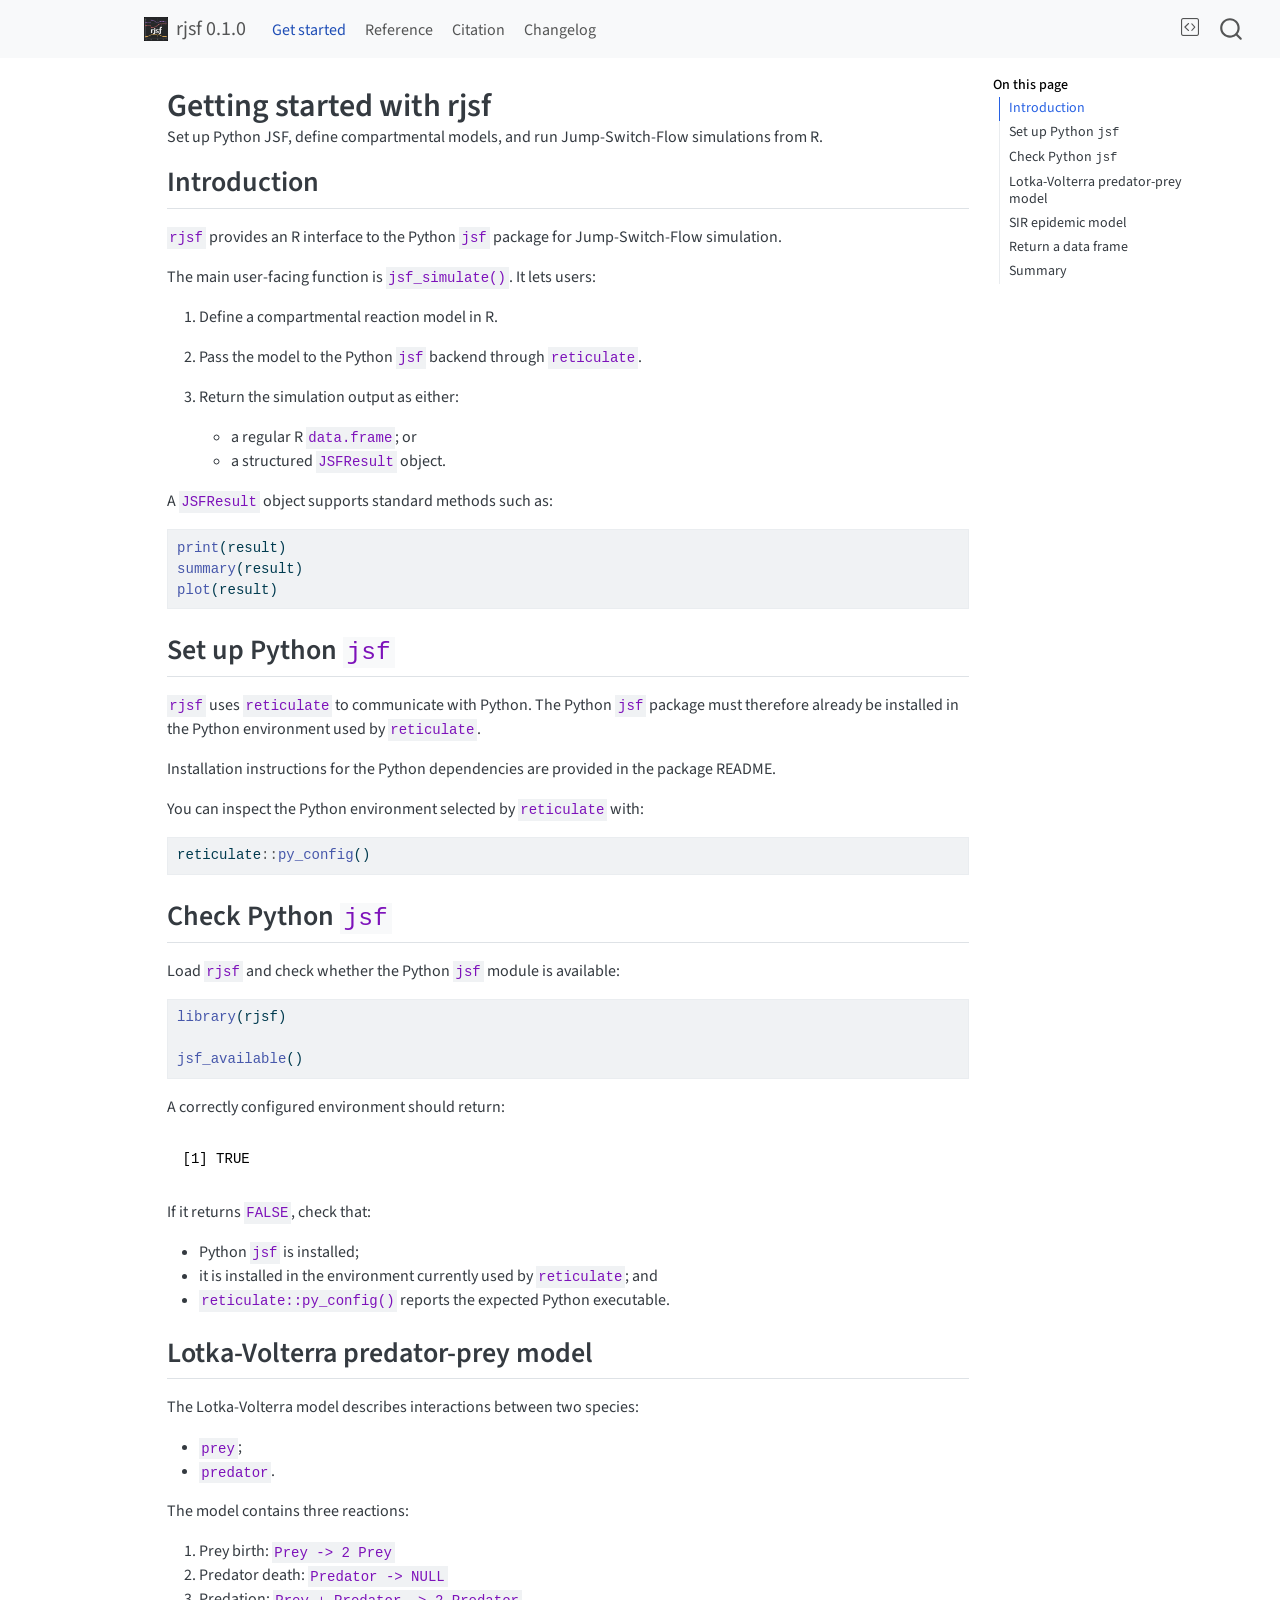
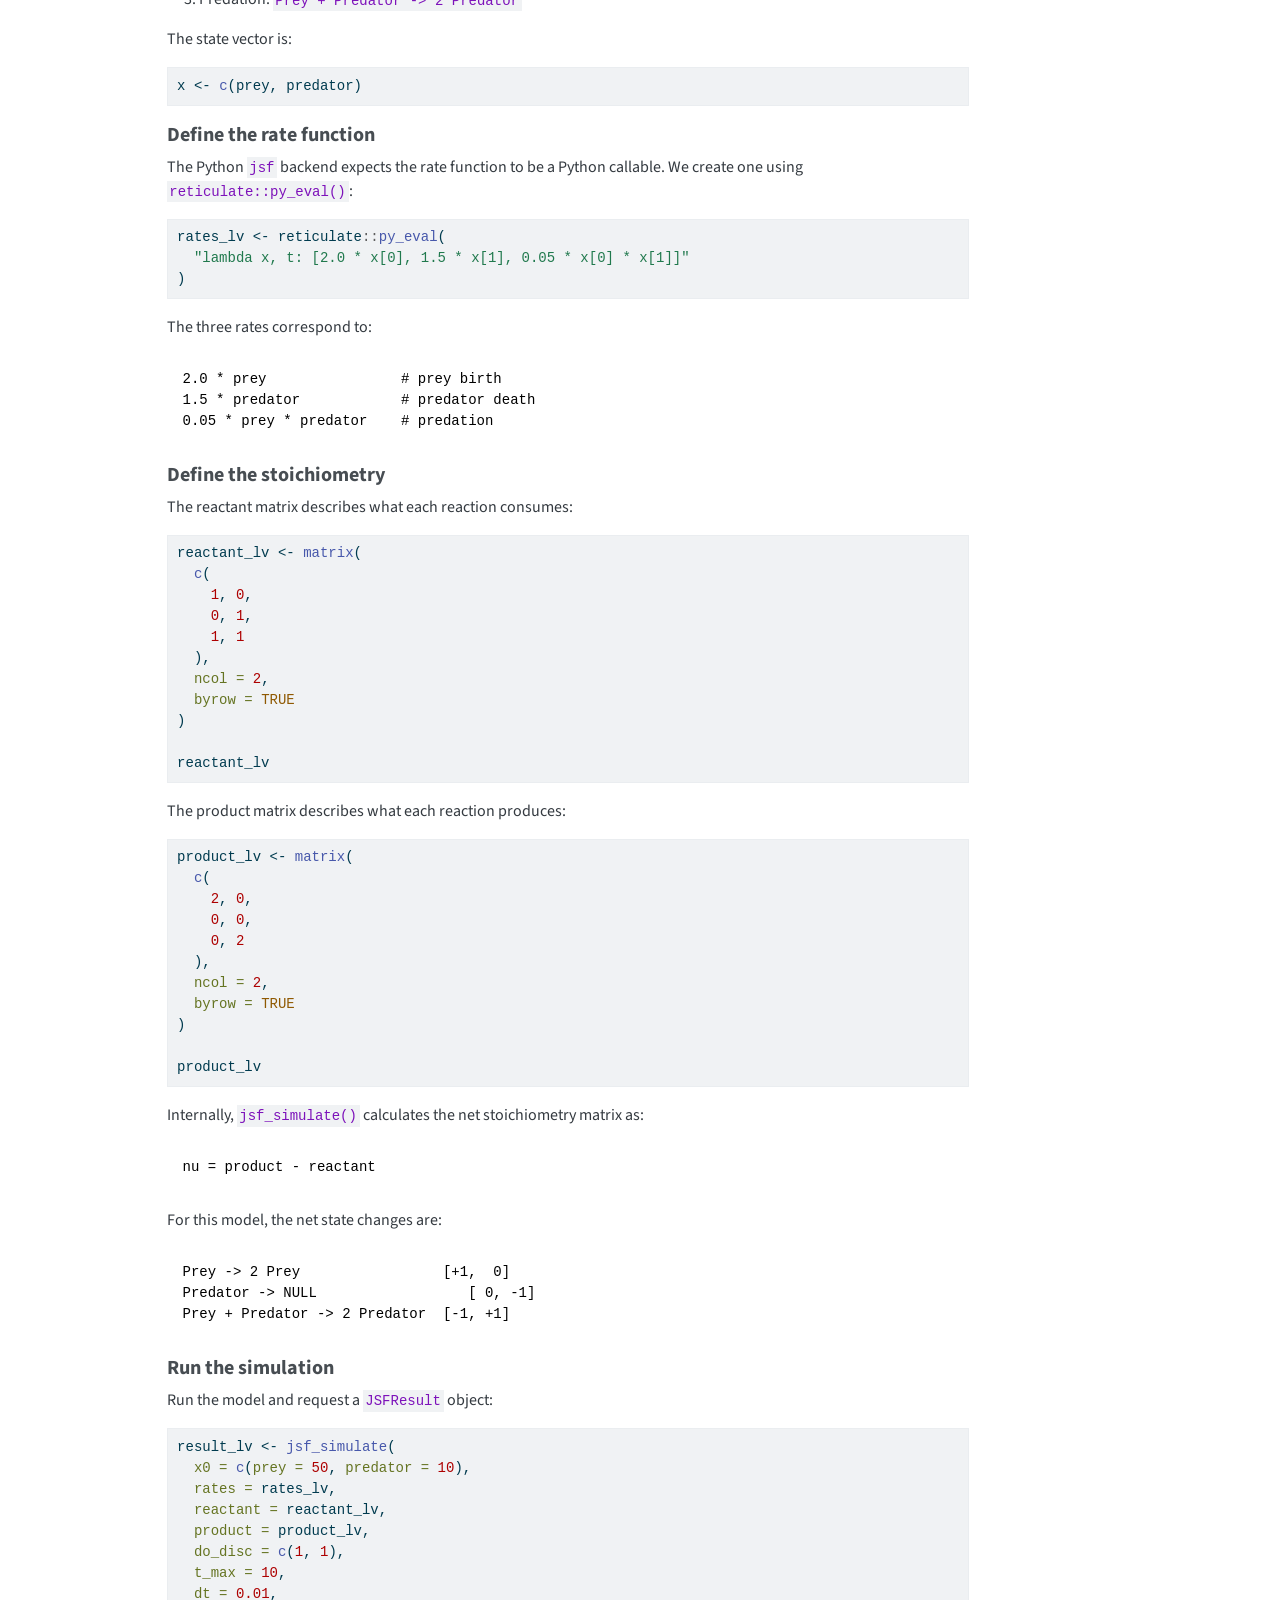
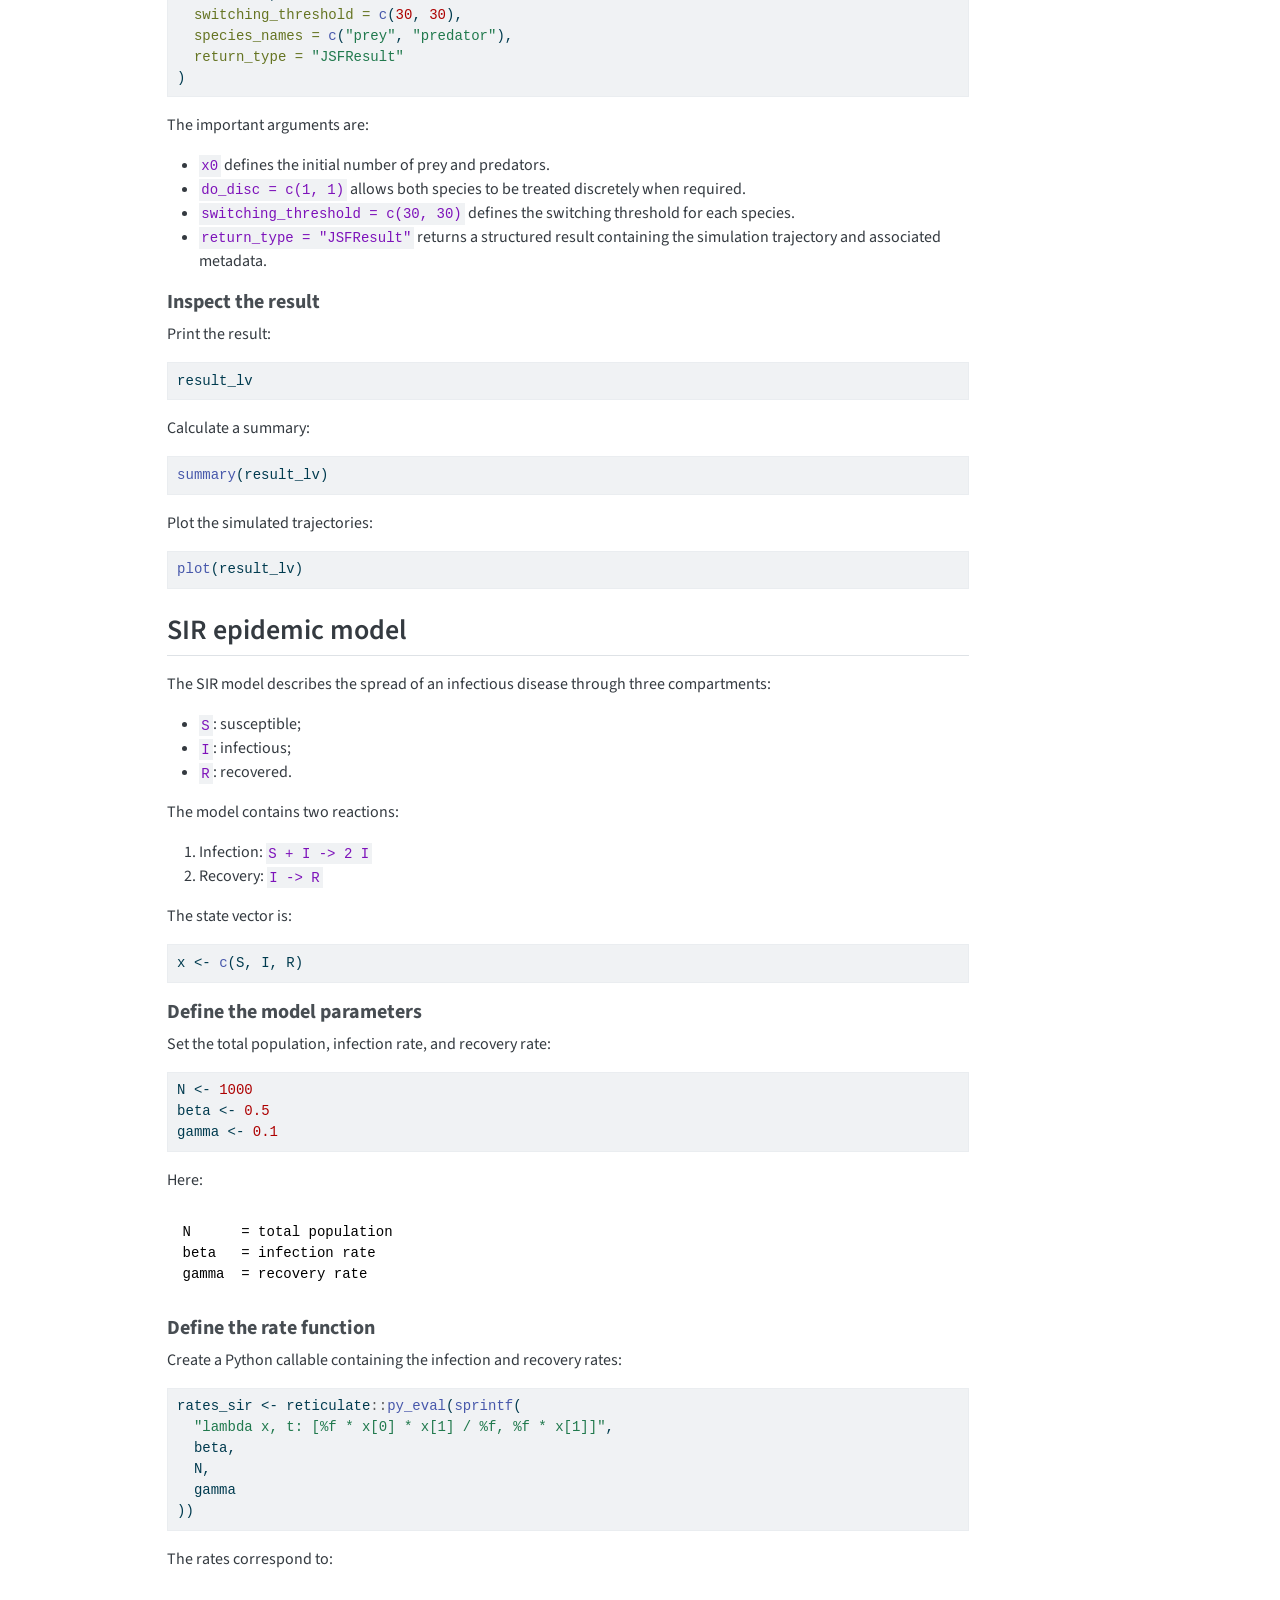
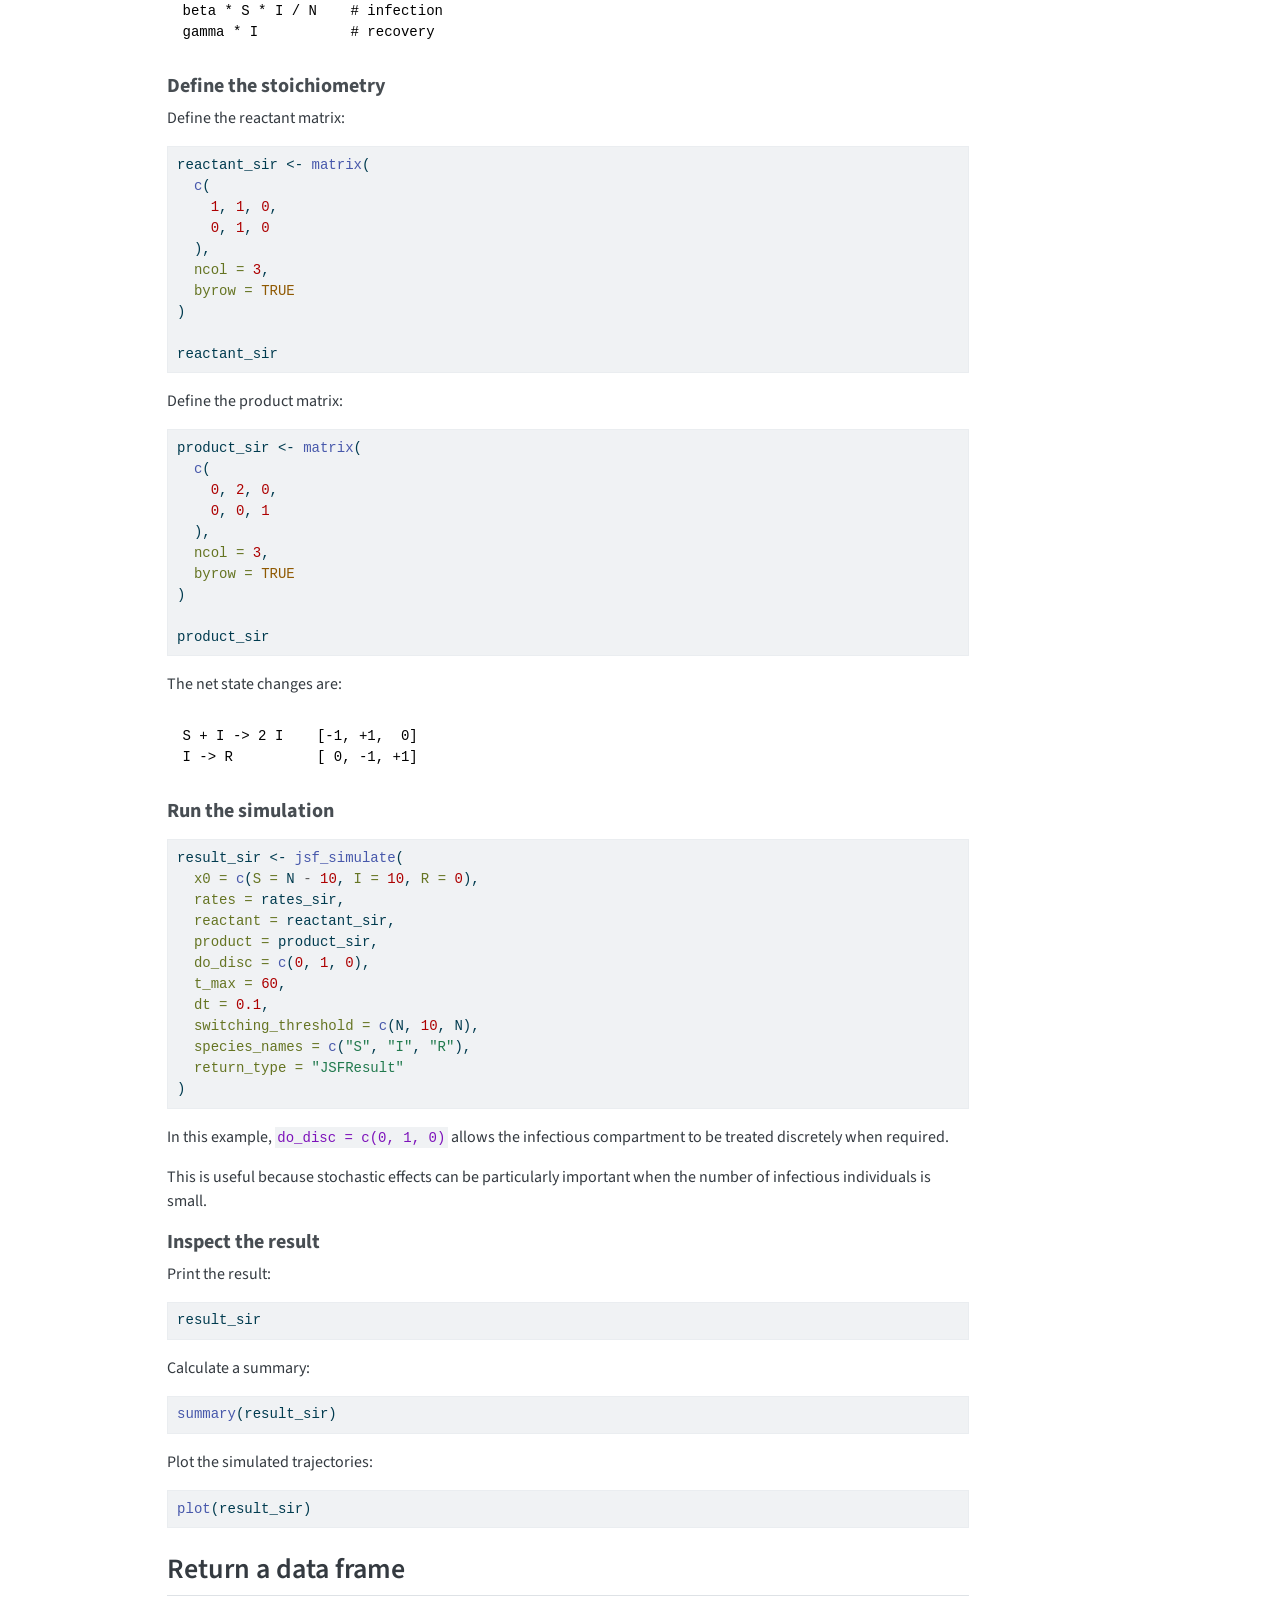
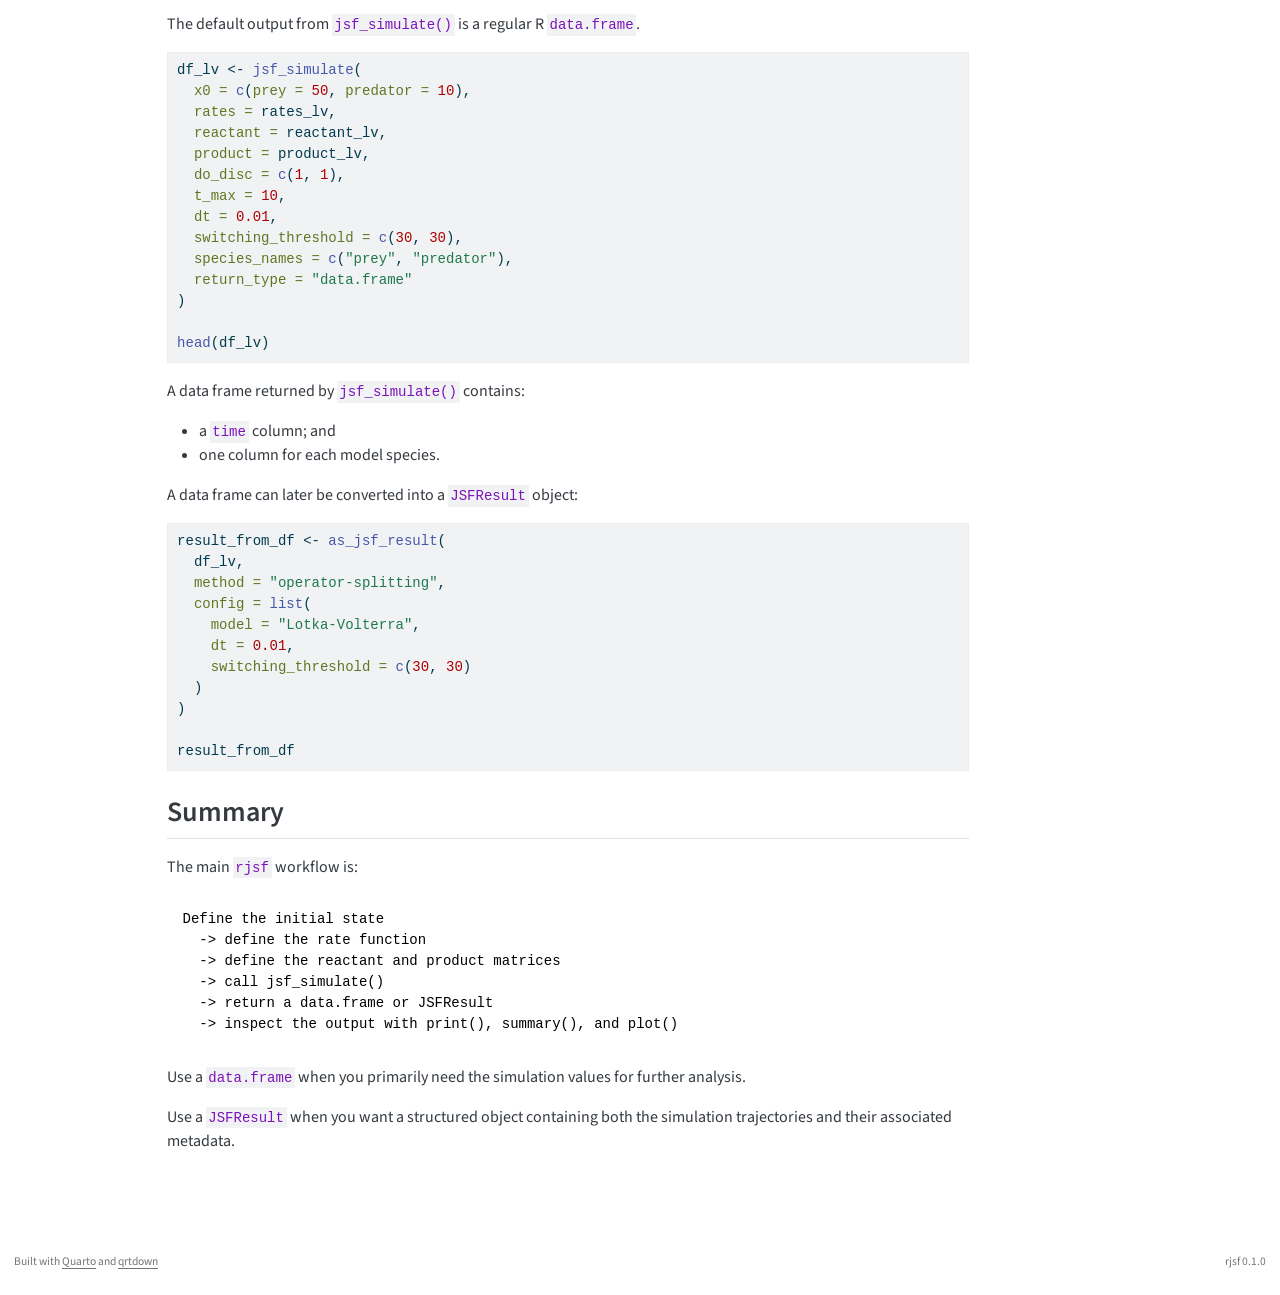
<file: vignettes/articles/getting-started.html>
<!DOCTYPE html>
<html xmlns="http://www.w3.org/1999/xhtml" lang="en" xml:lang="en"><head>

<meta charset="utf-8">
<meta name="generator" content="quarto-1.10.18">

<meta name="viewport" content="width=device-width, initial-scale=1.0, user-scalable=yes">

<meta name="description" content="Set up Python JSF, define compartmental models, and run Jump-Switch-Flow simulations from R.">

<title>Getting started with rjsf – rjsf</title>
<style>
/* Default styles provided by pandoc.
** See https://pandoc.org/MANUAL.html#variables-for-html for config info.
*/
span.smallcaps{font-variant: small-caps;}
div.columns{display: flex; gap: 1.5em;}
div.column{flex: auto;}
@media screen {
div.columns{gap: min(4vw, 1.5em);}
div.column{overflow-x: auto;}
}
div.hanging-indent{margin-left: 1.5em; text-indent: -1.5em;}
ul.task-list{list-style: none;}
ul.task-list li input[type="checkbox"] {
  width: 0.8em;
  margin: 0 0.8em 0.2em -1em; /* quarto-specific, see https://github.com/quarto-dev/quarto-cli/issues/4556 */ 
  vertical-align: middle;
}
/* CSS for syntax highlighting */
html { -webkit-text-size-adjust: 100%; }
pre > code.sourceCode { white-space: pre; position: relative; }
pre > code.sourceCode > span { display: inline-block; line-height: 1.25; }
pre > code.sourceCode > span:empty { height: 1.2em; }
.sourceCode { overflow: visible; }
code.sourceCode > span { color: inherit; text-decoration: inherit; }
div.sourceCode { margin: 1em 0; }
pre.sourceCode { margin: 0; }
@media screen {
div.sourceCode { overflow: auto; }
}
@media print {
pre > code.sourceCode { white-space: pre-wrap; }
pre > code.sourceCode > span { text-indent: -5em; padding-left: 5em; }
}
pre.numberSource code
  { counter-reset: source-line 0; }
pre.numberSource code > span
  { position: relative; left: -4em; counter-increment: source-line; }
pre.numberSource code > span > a:first-child::before
  { content: counter(source-line);
    position: relative; left: -1em; text-align: right; vertical-align: baseline;
    border: none; display: inline-block;
    -webkit-touch-callout: none; -webkit-user-select: none;
    -khtml-user-select: none; -moz-user-select: none;
    -ms-user-select: none; user-select: none;
    padding: 0 4px; width: 4em;
  }
pre.numberSource { margin-left: 3em;  padding-left: 4px; }
div.sourceCode
  {   }
@media screen {
pre > code.sourceCode > span > a:first-child::before { text-decoration: underline; }
}
</style>


<script src="../../site_libs/quarto-nav/quarto-nav.js"></script>
<script src="../../site_libs/quarto-nav/headroom.min.js"></script>
<script src="../../site_libs/clipboard/clipboard.min.js"></script>
<script src="../../site_libs/quarto-search/autocomplete.umd.js"></script>
<script src="../../site_libs/quarto-search/fuse.min.js"></script>
<script src="../../site_libs/quarto-search/quarto-search.js"></script>
<meta name="quarto:offset" content="../../">
<script src="../../site_libs/quarto-html/quarto.js" type="module"></script>
<script src="../../site_libs/quarto-html/tabsets/tabsets.js" type="module"></script>
<script src="../../site_libs/quarto-html/popper.min.js"></script>
<script src="../../site_libs/quarto-html/tippy.umd.min.js"></script>
<script src="../../site_libs/quarto-html/anchor.min.js"></script>
<link href="../../site_libs/quarto-html/tippy.css" rel="stylesheet">
<link href="../../site_libs/quarto-html/quarto-syntax-highlighting-64a204ab8560d761af7679ceaba22944.css" rel="stylesheet" id="quarto-text-highlighting-styles">
<script src="../../site_libs/bootstrap/bootstrap.min.js"></script>
<link href="../../site_libs/bootstrap/bootstrap-icons.css" rel="stylesheet">
<link href="../../site_libs/bootstrap/bootstrap-acf981daebe61435a33ed7c4a5c74380.min.css" rel="stylesheet" append-hash="true" id="quarto-bootstrap" data-mode="light">
<script id="quarto-search-options" type="application/json">{
  "location": "navbar",
  "copy-button": false,
  "collapse-after": 3,
  "panel-placement": "end",
  "type": "overlay",
  "limit": 50,
  "keyboard-shortcut": [
    "f",
    "/",
    "s"
  ],
  "show-item-context": false,
  "language": {
    "search-no-results-text": "No results",
    "search-matching-documents-text": "matching documents",
    "search-copy-link-title": "Copy link to search",
    "search-hide-matches-text": "Hide additional matches",
    "search-more-match-text": "more match in this document",
    "search-more-matches-text": "more matches in this document",
    "search-clear-button-title": "Clear",
    "search-text-placeholder": "",
    "search-detached-cancel-button-title": "Cancel",
    "search-submit-button-title": "Submit",
    "search-label": "Search"
  }
}</script>


<link rel="stylesheet" href="../../_qrtdown-styles.css">
</head>

<body class="nav-fixed quarto-light">

<div id="quarto-search-results"></div>
  <header id="quarto-header" class="headroom fixed-top">
    <nav class="navbar navbar-expand-lg " data-bs-theme="dark">
      <div class="navbar-container container-fluid">
      <div class="navbar-brand-container mx-auto">
    <a href="../../index.html" class="navbar-brand navbar-brand-logo">
    <img src="../../man/figures/logo.png" alt="" class="navbar-logo light-content">
    <img src="../../man/figures/logo.png" alt="" class="navbar-logo dark-content">
    </a>
    <a class="navbar-brand" href="../../index.html">
    <span class="navbar-title">rjsf 0.1.0</span>
    </a>
  </div>
            <div id="quarto-search" class="" title="Search"></div>
          <button class="navbar-toggler" type="button" data-bs-toggle="collapse" data-bs-target="#navbarCollapse" aria-controls="navbarCollapse" role="menu" aria-expanded="false" aria-label="Toggle navigation" onclick="if (window.quartoToggleHeadroom) { window.quartoToggleHeadroom(); }">
  <span class="navbar-toggler-icon"></span>
</button>
          <div class="collapse navbar-collapse" id="navbarCollapse">
            <ul class="navbar-nav navbar-nav-scroll me-auto">
  <li class="nav-item">
    <a class="nav-link active" href="../../vignettes/articles/getting-started.html" aria-current="page"> 
<span class="menu-text">Get started</span></a>
  </li>  
  <li class="nav-item">
    <a class="nav-link" href="../../reference.html"> 
<span class="menu-text">Reference</span></a>
  </li>  
  <li class="nav-item">
    <a class="nav-link" href="../../_qrtdown/citation.html"> 
<span class="menu-text">Citation</span></a>
  </li>  
  <li class="nav-item">
    <a class="nav-link" href="../../NEWS.html"> 
<span class="menu-text">Changelog</span></a>
  </li>  
</ul>
            <ul class="navbar-nav navbar-nav-scroll ms-auto">
  <li class="nav-item compact">
    <a class="nav-link" href="https://github.com/olivervu25/rjsf"> <i class="bi bi-code-square" role="img" aria-label="Source code">
</i> 
<span class="menu-text"></span></a>
  </li>  
</ul>
          </div> <!-- /navcollapse -->
            <div class="quarto-navbar-tools">
</div>
      </div> <!-- /container-fluid -->
    </nav>
</header>
<!-- content -->
<div id="quarto-content" class="quarto-container page-columns page-rows-contents page-layout-article page-navbar">
<!-- sidebar -->
<!-- margin-sidebar -->
    <div id="quarto-margin-sidebar" class="sidebar margin-sidebar">
        <nav id="TOC" role="doc-toc" class="toc-active">
    <h2 id="toc-title">On this page</h2>
   
  <ul>
  <li><a href="#introduction" id="toc-introduction" class="nav-link active" data-scroll-target="#introduction">Introduction</a></li>
  <li><a href="#set-up-python-jsf" id="toc-set-up-python-jsf" class="nav-link" data-scroll-target="#set-up-python-jsf">Set up Python <code>jsf</code></a></li>
  <li><a href="#check-python-jsf" id="toc-check-python-jsf" class="nav-link" data-scroll-target="#check-python-jsf">Check Python <code>jsf</code></a></li>
  <li><a href="#lotka-volterra-predator-prey-model" id="toc-lotka-volterra-predator-prey-model" class="nav-link" data-scroll-target="#lotka-volterra-predator-prey-model">Lotka-Volterra predator-prey model</a>
  <ul class="collapse">
  <li><a href="#define-the-rate-function" id="toc-define-the-rate-function" class="nav-link" data-scroll-target="#define-the-rate-function">Define the rate function</a></li>
  <li><a href="#define-the-stoichiometry" id="toc-define-the-stoichiometry" class="nav-link" data-scroll-target="#define-the-stoichiometry">Define the stoichiometry</a></li>
  <li><a href="#run-the-simulation" id="toc-run-the-simulation" class="nav-link" data-scroll-target="#run-the-simulation">Run the simulation</a></li>
  <li><a href="#inspect-the-result" id="toc-inspect-the-result" class="nav-link" data-scroll-target="#inspect-the-result">Inspect the result</a></li>
  </ul></li>
  <li><a href="#sir-epidemic-model" id="toc-sir-epidemic-model" class="nav-link" data-scroll-target="#sir-epidemic-model">SIR epidemic model</a>
  <ul class="collapse">
  <li><a href="#define-the-model-parameters" id="toc-define-the-model-parameters" class="nav-link" data-scroll-target="#define-the-model-parameters">Define the model parameters</a></li>
  <li><a href="#define-the-rate-function-1" id="toc-define-the-rate-function-1" class="nav-link" data-scroll-target="#define-the-rate-function-1">Define the rate function</a></li>
  <li><a href="#define-the-stoichiometry-1" id="toc-define-the-stoichiometry-1" class="nav-link" data-scroll-target="#define-the-stoichiometry-1">Define the stoichiometry</a></li>
  <li><a href="#run-the-simulation-1" id="toc-run-the-simulation-1" class="nav-link" data-scroll-target="#run-the-simulation-1">Run the simulation</a></li>
  <li><a href="#inspect-the-result-1" id="toc-inspect-the-result-1" class="nav-link" data-scroll-target="#inspect-the-result-1">Inspect the result</a></li>
  </ul></li>
  <li><a href="#return-a-data-frame" id="toc-return-a-data-frame" class="nav-link" data-scroll-target="#return-a-data-frame">Return a data frame</a></li>
  <li><a href="#summary" id="toc-summary" class="nav-link" data-scroll-target="#summary">Summary</a></li>
  </ul>
</nav>
    </div>
<!-- main -->
<main class="content" id="quarto-document-content">

<header id="title-block-header" class="quarto-title-block default">
<div class="quarto-title">
<h1 class="title">Getting started with rjsf</h1>
</div>

<div>
  <div class="description">
    Set up Python JSF, define compartmental models, and run Jump-Switch-Flow simulations from R.
  </div>
</div>


<div class="quarto-title-meta">

    
  
    
  </div>
  


</header>


<section id="introduction" class="level2">
<h2 class="anchored" data-anchor-id="introduction">Introduction</h2>
<p><code>rjsf</code> provides an R interface to the Python <code>jsf</code> package for Jump-Switch-Flow simulation.</p>
<p>The main user-facing function is <code>jsf_simulate()</code>. It lets users:</p>
<ol type="1">
<li><p>Define a compartmental reaction model in R.</p></li>
<li><p>Pass the model to the Python <code>jsf</code> backend through <code>reticulate</code>.</p></li>
<li><p>Return the simulation output as either:</p>
<ul>
<li>a regular R <code>data.frame</code>; or</li>
<li>a structured <code>JSFResult</code> object.</li>
</ul></li>
</ol>
<p>A <code>JSFResult</code> object supports standard methods such as:</p>
<div class="cell">
<div class="code-copy-outer-scaffold"><div class="sourceCode cell-code" id="cb1"><pre class="sourceCode r code-with-copy"><code class="sourceCode r"><span id="cb1-1"><a href="#cb1-1" aria-hidden="true" tabindex="-1"></a><span class="fu">print</span>(result)</span>
<span id="cb1-2"><a href="#cb1-2" aria-hidden="true" tabindex="-1"></a><span class="fu">summary</span>(result)</span>
<span id="cb1-3"><a href="#cb1-3" aria-hidden="true" tabindex="-1"></a><span class="fu">plot</span>(result)</span></code></pre></div><button title="Copy to Clipboard" class="code-copy-button"><i class="bi"></i></button></div>
</div>
</section>
<section id="set-up-python-jsf" class="level2">
<h2 class="anchored" data-anchor-id="set-up-python-jsf">Set up Python <code>jsf</code></h2>
<p><code>rjsf</code> uses <code>reticulate</code> to communicate with Python. The Python <code>jsf</code> package must therefore already be installed in the Python environment used by <code>reticulate</code>.</p>
<p>Installation instructions for the Python dependencies are provided in the package README.</p>
<p>You can inspect the Python environment selected by <code>reticulate</code> with:</p>
<div class="cell">
<div class="code-copy-outer-scaffold"><div class="sourceCode cell-code" id="cb2"><pre class="sourceCode r code-with-copy"><code class="sourceCode r"><span id="cb2-1"><a href="#cb2-1" aria-hidden="true" tabindex="-1"></a>reticulate<span class="sc">::</span><span class="fu">py_config</span>()</span></code></pre></div><button title="Copy to Clipboard" class="code-copy-button"><i class="bi"></i></button></div>
</div>
</section>
<section id="check-python-jsf" class="level2">
<h2 class="anchored" data-anchor-id="check-python-jsf">Check Python <code>jsf</code></h2>
<p>Load <code>rjsf</code> and check whether the Python <code>jsf</code> module is available:</p>
<div class="cell">
<div class="code-copy-outer-scaffold"><div class="sourceCode cell-code" id="cb3"><pre class="sourceCode r code-with-copy"><code class="sourceCode r"><span id="cb3-1"><a href="#cb3-1" aria-hidden="true" tabindex="-1"></a><span class="fu">library</span>(rjsf)</span>
<span id="cb3-2"><a href="#cb3-2" aria-hidden="true" tabindex="-1"></a></span>
<span id="cb3-3"><a href="#cb3-3" aria-hidden="true" tabindex="-1"></a><span class="fu">jsf_available</span>()</span></code></pre></div><button title="Copy to Clipboard" class="code-copy-button"><i class="bi"></i></button></div>
</div>
<p>A correctly configured environment should return:</p>
<pre class="text"><code>[1] TRUE</code></pre>
<p>If it returns <code>FALSE</code>, check that:</p>
<ul>
<li>Python <code>jsf</code> is installed;</li>
<li>it is installed in the environment currently used by <code>reticulate</code>; and</li>
<li><code>reticulate::py_config()</code> reports the expected Python executable.</li>
</ul>
</section>
<section id="lotka-volterra-predator-prey-model" class="level2">
<h2 class="anchored" data-anchor-id="lotka-volterra-predator-prey-model">Lotka-Volterra predator-prey model</h2>
<p>The Lotka-Volterra model describes interactions between two species:</p>
<ul>
<li><code>prey</code>;</li>
<li><code>predator</code>.</li>
</ul>
<p>The model contains three reactions:</p>
<ol type="1">
<li>Prey birth: <code>Prey -&gt; 2 Prey</code></li>
<li>Predator death: <code>Predator -&gt; NULL</code></li>
<li>Predation: <code>Prey + Predator -&gt; 2 Predator</code></li>
</ol>
<p>The state vector is:</p>
<div class="cell">
<div class="code-copy-outer-scaffold"><div class="sourceCode cell-code" id="cb5"><pre class="sourceCode r code-with-copy"><code class="sourceCode r"><span id="cb5-1"><a href="#cb5-1" aria-hidden="true" tabindex="-1"></a>x <span class="ot">&lt;-</span> <span class="fu">c</span>(prey, predator)</span></code></pre></div><button title="Copy to Clipboard" class="code-copy-button"><i class="bi"></i></button></div>
</div>
<section id="define-the-rate-function" class="level3">
<h3 class="anchored" data-anchor-id="define-the-rate-function">Define the rate function</h3>
<p>The Python <code>jsf</code> backend expects the rate function to be a Python callable. We create one using <code>reticulate::py_eval()</code>:</p>
<div class="cell">
<div class="code-copy-outer-scaffold"><div class="sourceCode cell-code" id="cb6"><pre class="sourceCode r code-with-copy"><code class="sourceCode r"><span id="cb6-1"><a href="#cb6-1" aria-hidden="true" tabindex="-1"></a>rates_lv <span class="ot">&lt;-</span> reticulate<span class="sc">::</span><span class="fu">py_eval</span>(</span>
<span id="cb6-2"><a href="#cb6-2" aria-hidden="true" tabindex="-1"></a>  <span class="st">"lambda x, t: [2.0 * x[0], 1.5 * x[1], 0.05 * x[0] * x[1]]"</span></span>
<span id="cb6-3"><a href="#cb6-3" aria-hidden="true" tabindex="-1"></a>)</span></code></pre></div><button title="Copy to Clipboard" class="code-copy-button"><i class="bi"></i></button></div>
</div>
<p>The three rates correspond to:</p>
<pre class="text"><code>2.0 * prey                # prey birth
1.5 * predator            # predator death
0.05 * prey * predator    # predation</code></pre>
</section>
<section id="define-the-stoichiometry" class="level3">
<h3 class="anchored" data-anchor-id="define-the-stoichiometry">Define the stoichiometry</h3>
<p>The reactant matrix describes what each reaction consumes:</p>
<div class="cell">
<div class="code-copy-outer-scaffold"><div class="sourceCode cell-code" id="cb8"><pre class="sourceCode r code-with-copy"><code class="sourceCode r"><span id="cb8-1"><a href="#cb8-1" aria-hidden="true" tabindex="-1"></a>reactant_lv <span class="ot">&lt;-</span> <span class="fu">matrix</span>(</span>
<span id="cb8-2"><a href="#cb8-2" aria-hidden="true" tabindex="-1"></a>  <span class="fu">c</span>(</span>
<span id="cb8-3"><a href="#cb8-3" aria-hidden="true" tabindex="-1"></a>    <span class="dv">1</span>, <span class="dv">0</span>,</span>
<span id="cb8-4"><a href="#cb8-4" aria-hidden="true" tabindex="-1"></a>    <span class="dv">0</span>, <span class="dv">1</span>,</span>
<span id="cb8-5"><a href="#cb8-5" aria-hidden="true" tabindex="-1"></a>    <span class="dv">1</span>, <span class="dv">1</span></span>
<span id="cb8-6"><a href="#cb8-6" aria-hidden="true" tabindex="-1"></a>  ),</span>
<span id="cb8-7"><a href="#cb8-7" aria-hidden="true" tabindex="-1"></a>  <span class="at">ncol =</span> <span class="dv">2</span>,</span>
<span id="cb8-8"><a href="#cb8-8" aria-hidden="true" tabindex="-1"></a>  <span class="at">byrow =</span> <span class="cn">TRUE</span></span>
<span id="cb8-9"><a href="#cb8-9" aria-hidden="true" tabindex="-1"></a>)</span>
<span id="cb8-10"><a href="#cb8-10" aria-hidden="true" tabindex="-1"></a></span>
<span id="cb8-11"><a href="#cb8-11" aria-hidden="true" tabindex="-1"></a>reactant_lv</span></code></pre></div><button title="Copy to Clipboard" class="code-copy-button"><i class="bi"></i></button></div>
</div>
<p>The product matrix describes what each reaction produces:</p>
<div class="cell">
<div class="code-copy-outer-scaffold"><div class="sourceCode cell-code" id="cb9"><pre class="sourceCode r code-with-copy"><code class="sourceCode r"><span id="cb9-1"><a href="#cb9-1" aria-hidden="true" tabindex="-1"></a>product_lv <span class="ot">&lt;-</span> <span class="fu">matrix</span>(</span>
<span id="cb9-2"><a href="#cb9-2" aria-hidden="true" tabindex="-1"></a>  <span class="fu">c</span>(</span>
<span id="cb9-3"><a href="#cb9-3" aria-hidden="true" tabindex="-1"></a>    <span class="dv">2</span>, <span class="dv">0</span>,</span>
<span id="cb9-4"><a href="#cb9-4" aria-hidden="true" tabindex="-1"></a>    <span class="dv">0</span>, <span class="dv">0</span>,</span>
<span id="cb9-5"><a href="#cb9-5" aria-hidden="true" tabindex="-1"></a>    <span class="dv">0</span>, <span class="dv">2</span></span>
<span id="cb9-6"><a href="#cb9-6" aria-hidden="true" tabindex="-1"></a>  ),</span>
<span id="cb9-7"><a href="#cb9-7" aria-hidden="true" tabindex="-1"></a>  <span class="at">ncol =</span> <span class="dv">2</span>,</span>
<span id="cb9-8"><a href="#cb9-8" aria-hidden="true" tabindex="-1"></a>  <span class="at">byrow =</span> <span class="cn">TRUE</span></span>
<span id="cb9-9"><a href="#cb9-9" aria-hidden="true" tabindex="-1"></a>)</span>
<span id="cb9-10"><a href="#cb9-10" aria-hidden="true" tabindex="-1"></a></span>
<span id="cb9-11"><a href="#cb9-11" aria-hidden="true" tabindex="-1"></a>product_lv</span></code></pre></div><button title="Copy to Clipboard" class="code-copy-button"><i class="bi"></i></button></div>
</div>
<p>Internally, <code>jsf_simulate()</code> calculates the net stoichiometry matrix as:</p>
<pre class="text"><code>nu = product - reactant</code></pre>
<p>For this model, the net state changes are:</p>
<pre class="text"><code>Prey -&gt; 2 Prey                 [+1,  0]
Predator -&gt; NULL                  [ 0, -1]
Prey + Predator -&gt; 2 Predator  [-1, +1]</code></pre>
</section>
<section id="run-the-simulation" class="level3">
<h3 class="anchored" data-anchor-id="run-the-simulation">Run the simulation</h3>
<p>Run the model and request a <code>JSFResult</code> object:</p>
<div class="cell">
<div class="code-copy-outer-scaffold"><div class="sourceCode cell-code" id="cb12"><pre class="sourceCode r code-with-copy"><code class="sourceCode r"><span id="cb12-1"><a href="#cb12-1" aria-hidden="true" tabindex="-1"></a>result_lv <span class="ot">&lt;-</span> <span class="fu">jsf_simulate</span>(</span>
<span id="cb12-2"><a href="#cb12-2" aria-hidden="true" tabindex="-1"></a>  <span class="at">x0 =</span> <span class="fu">c</span>(<span class="at">prey =</span> <span class="dv">50</span>, <span class="at">predator =</span> <span class="dv">10</span>),</span>
<span id="cb12-3"><a href="#cb12-3" aria-hidden="true" tabindex="-1"></a>  <span class="at">rates =</span> rates_lv,</span>
<span id="cb12-4"><a href="#cb12-4" aria-hidden="true" tabindex="-1"></a>  <span class="at">reactant =</span> reactant_lv,</span>
<span id="cb12-5"><a href="#cb12-5" aria-hidden="true" tabindex="-1"></a>  <span class="at">product =</span> product_lv,</span>
<span id="cb12-6"><a href="#cb12-6" aria-hidden="true" tabindex="-1"></a>  <span class="at">do_disc =</span> <span class="fu">c</span>(<span class="dv">1</span>, <span class="dv">1</span>),</span>
<span id="cb12-7"><a href="#cb12-7" aria-hidden="true" tabindex="-1"></a>  <span class="at">t_max =</span> <span class="dv">10</span>,</span>
<span id="cb12-8"><a href="#cb12-8" aria-hidden="true" tabindex="-1"></a>  <span class="at">dt =</span> <span class="fl">0.01</span>,</span>
<span id="cb12-9"><a href="#cb12-9" aria-hidden="true" tabindex="-1"></a>  <span class="at">switching_threshold =</span> <span class="fu">c</span>(<span class="dv">30</span>, <span class="dv">30</span>),</span>
<span id="cb12-10"><a href="#cb12-10" aria-hidden="true" tabindex="-1"></a>  <span class="at">species_names =</span> <span class="fu">c</span>(<span class="st">"prey"</span>, <span class="st">"predator"</span>),</span>
<span id="cb12-11"><a href="#cb12-11" aria-hidden="true" tabindex="-1"></a>  <span class="at">return_type =</span> <span class="st">"JSFResult"</span></span>
<span id="cb12-12"><a href="#cb12-12" aria-hidden="true" tabindex="-1"></a>)</span></code></pre></div><button title="Copy to Clipboard" class="code-copy-button"><i class="bi"></i></button></div>
</div>
<p>The important arguments are:</p>
<ul>
<li><code>x0</code> defines the initial number of prey and predators.</li>
<li><code>do_disc = c(1, 1)</code> allows both species to be treated discretely when required.</li>
<li><code>switching_threshold = c(30, 30)</code> defines the switching threshold for each species.</li>
<li><code>return_type = "JSFResult"</code> returns a structured result containing the simulation trajectory and associated metadata.</li>
</ul>
</section>
<section id="inspect-the-result" class="level3">
<h3 class="anchored" data-anchor-id="inspect-the-result">Inspect the result</h3>
<p>Print the result:</p>
<div class="cell">
<div class="code-copy-outer-scaffold"><div class="sourceCode cell-code" id="cb13"><pre class="sourceCode r code-with-copy"><code class="sourceCode r"><span id="cb13-1"><a href="#cb13-1" aria-hidden="true" tabindex="-1"></a>result_lv</span></code></pre></div><button title="Copy to Clipboard" class="code-copy-button"><i class="bi"></i></button></div>
</div>
<p>Calculate a summary:</p>
<div class="cell">
<div class="code-copy-outer-scaffold"><div class="sourceCode cell-code" id="cb14"><pre class="sourceCode r code-with-copy"><code class="sourceCode r"><span id="cb14-1"><a href="#cb14-1" aria-hidden="true" tabindex="-1"></a><span class="fu">summary</span>(result_lv)</span></code></pre></div><button title="Copy to Clipboard" class="code-copy-button"><i class="bi"></i></button></div>
</div>
<p>Plot the simulated trajectories:</p>
<div class="cell">
<div class="code-copy-outer-scaffold"><div class="sourceCode cell-code" id="cb15"><pre class="sourceCode r code-with-copy"><code class="sourceCode r"><span id="cb15-1"><a href="#cb15-1" aria-hidden="true" tabindex="-1"></a><span class="fu">plot</span>(result_lv)</span></code></pre></div><button title="Copy to Clipboard" class="code-copy-button"><i class="bi"></i></button></div>
</div>
</section>
</section>
<section id="sir-epidemic-model" class="level2">
<h2 class="anchored" data-anchor-id="sir-epidemic-model">SIR epidemic model</h2>
<p>The SIR model describes the spread of an infectious disease through three compartments:</p>
<ul>
<li><code>S</code>: susceptible;</li>
<li><code>I</code>: infectious;</li>
<li><code>R</code>: recovered.</li>
</ul>
<p>The model contains two reactions:</p>
<ol type="1">
<li>Infection: <code>S + I -&gt; 2 I</code></li>
<li>Recovery: <code>I -&gt; R</code></li>
</ol>
<p>The state vector is:</p>
<div class="cell">
<div class="code-copy-outer-scaffold"><div class="sourceCode cell-code" id="cb16"><pre class="sourceCode r code-with-copy"><code class="sourceCode r"><span id="cb16-1"><a href="#cb16-1" aria-hidden="true" tabindex="-1"></a>x <span class="ot">&lt;-</span> <span class="fu">c</span>(S, I, R)</span></code></pre></div><button title="Copy to Clipboard" class="code-copy-button"><i class="bi"></i></button></div>
</div>
<section id="define-the-model-parameters" class="level3">
<h3 class="anchored" data-anchor-id="define-the-model-parameters">Define the model parameters</h3>
<p>Set the total population, infection rate, and recovery rate:</p>
<div class="cell">
<div class="code-copy-outer-scaffold"><div class="sourceCode cell-code" id="cb17"><pre class="sourceCode r code-with-copy"><code class="sourceCode r"><span id="cb17-1"><a href="#cb17-1" aria-hidden="true" tabindex="-1"></a>N <span class="ot">&lt;-</span> <span class="dv">1000</span></span>
<span id="cb17-2"><a href="#cb17-2" aria-hidden="true" tabindex="-1"></a>beta <span class="ot">&lt;-</span> <span class="fl">0.5</span></span>
<span id="cb17-3"><a href="#cb17-3" aria-hidden="true" tabindex="-1"></a>gamma <span class="ot">&lt;-</span> <span class="fl">0.1</span></span></code></pre></div><button title="Copy to Clipboard" class="code-copy-button"><i class="bi"></i></button></div>
</div>
<p>Here:</p>
<pre class="text"><code>N      = total population
beta   = infection rate
gamma  = recovery rate</code></pre>
</section>
<section id="define-the-rate-function-1" class="level3">
<h3 class="anchored" data-anchor-id="define-the-rate-function-1">Define the rate function</h3>
<p>Create a Python callable containing the infection and recovery rates:</p>
<div class="cell">
<div class="code-copy-outer-scaffold"><div class="sourceCode cell-code" id="cb19"><pre class="sourceCode r code-with-copy"><code class="sourceCode r"><span id="cb19-1"><a href="#cb19-1" aria-hidden="true" tabindex="-1"></a>rates_sir <span class="ot">&lt;-</span> reticulate<span class="sc">::</span><span class="fu">py_eval</span>(<span class="fu">sprintf</span>(</span>
<span id="cb19-2"><a href="#cb19-2" aria-hidden="true" tabindex="-1"></a>  <span class="st">"lambda x, t: [%f * x[0] * x[1] / %f, %f * x[1]]"</span>,</span>
<span id="cb19-3"><a href="#cb19-3" aria-hidden="true" tabindex="-1"></a>  beta,</span>
<span id="cb19-4"><a href="#cb19-4" aria-hidden="true" tabindex="-1"></a>  N,</span>
<span id="cb19-5"><a href="#cb19-5" aria-hidden="true" tabindex="-1"></a>  gamma</span>
<span id="cb19-6"><a href="#cb19-6" aria-hidden="true" tabindex="-1"></a>))</span></code></pre></div><button title="Copy to Clipboard" class="code-copy-button"><i class="bi"></i></button></div>
</div>
<p>The rates correspond to:</p>
<pre class="text"><code>beta * S * I / N    # infection
gamma * I           # recovery</code></pre>
</section>
<section id="define-the-stoichiometry-1" class="level3">
<h3 class="anchored" data-anchor-id="define-the-stoichiometry-1">Define the stoichiometry</h3>
<p>Define the reactant matrix:</p>
<div class="cell">
<div class="code-copy-outer-scaffold"><div class="sourceCode cell-code" id="cb21"><pre class="sourceCode r code-with-copy"><code class="sourceCode r"><span id="cb21-1"><a href="#cb21-1" aria-hidden="true" tabindex="-1"></a>reactant_sir <span class="ot">&lt;-</span> <span class="fu">matrix</span>(</span>
<span id="cb21-2"><a href="#cb21-2" aria-hidden="true" tabindex="-1"></a>  <span class="fu">c</span>(</span>
<span id="cb21-3"><a href="#cb21-3" aria-hidden="true" tabindex="-1"></a>    <span class="dv">1</span>, <span class="dv">1</span>, <span class="dv">0</span>,</span>
<span id="cb21-4"><a href="#cb21-4" aria-hidden="true" tabindex="-1"></a>    <span class="dv">0</span>, <span class="dv">1</span>, <span class="dv">0</span></span>
<span id="cb21-5"><a href="#cb21-5" aria-hidden="true" tabindex="-1"></a>  ),</span>
<span id="cb21-6"><a href="#cb21-6" aria-hidden="true" tabindex="-1"></a>  <span class="at">ncol =</span> <span class="dv">3</span>,</span>
<span id="cb21-7"><a href="#cb21-7" aria-hidden="true" tabindex="-1"></a>  <span class="at">byrow =</span> <span class="cn">TRUE</span></span>
<span id="cb21-8"><a href="#cb21-8" aria-hidden="true" tabindex="-1"></a>)</span>
<span id="cb21-9"><a href="#cb21-9" aria-hidden="true" tabindex="-1"></a></span>
<span id="cb21-10"><a href="#cb21-10" aria-hidden="true" tabindex="-1"></a>reactant_sir</span></code></pre></div><button title="Copy to Clipboard" class="code-copy-button"><i class="bi"></i></button></div>
</div>
<p>Define the product matrix:</p>
<div class="cell">
<div class="code-copy-outer-scaffold"><div class="sourceCode cell-code" id="cb22"><pre class="sourceCode r code-with-copy"><code class="sourceCode r"><span id="cb22-1"><a href="#cb22-1" aria-hidden="true" tabindex="-1"></a>product_sir <span class="ot">&lt;-</span> <span class="fu">matrix</span>(</span>
<span id="cb22-2"><a href="#cb22-2" aria-hidden="true" tabindex="-1"></a>  <span class="fu">c</span>(</span>
<span id="cb22-3"><a href="#cb22-3" aria-hidden="true" tabindex="-1"></a>    <span class="dv">0</span>, <span class="dv">2</span>, <span class="dv">0</span>,</span>
<span id="cb22-4"><a href="#cb22-4" aria-hidden="true" tabindex="-1"></a>    <span class="dv">0</span>, <span class="dv">0</span>, <span class="dv">1</span></span>
<span id="cb22-5"><a href="#cb22-5" aria-hidden="true" tabindex="-1"></a>  ),</span>
<span id="cb22-6"><a href="#cb22-6" aria-hidden="true" tabindex="-1"></a>  <span class="at">ncol =</span> <span class="dv">3</span>,</span>
<span id="cb22-7"><a href="#cb22-7" aria-hidden="true" tabindex="-1"></a>  <span class="at">byrow =</span> <span class="cn">TRUE</span></span>
<span id="cb22-8"><a href="#cb22-8" aria-hidden="true" tabindex="-1"></a>)</span>
<span id="cb22-9"><a href="#cb22-9" aria-hidden="true" tabindex="-1"></a></span>
<span id="cb22-10"><a href="#cb22-10" aria-hidden="true" tabindex="-1"></a>product_sir</span></code></pre></div><button title="Copy to Clipboard" class="code-copy-button"><i class="bi"></i></button></div>
</div>
<p>The net state changes are:</p>
<pre class="text"><code>S + I -&gt; 2 I    [-1, +1,  0]
I -&gt; R          [ 0, -1, +1]</code></pre>
</section>
<section id="run-the-simulation-1" class="level3">
<h3 class="anchored" data-anchor-id="run-the-simulation-1">Run the simulation</h3>
<div class="cell">
<div class="code-copy-outer-scaffold"><div class="sourceCode cell-code" id="cb24"><pre class="sourceCode r code-with-copy"><code class="sourceCode r"><span id="cb24-1"><a href="#cb24-1" aria-hidden="true" tabindex="-1"></a>result_sir <span class="ot">&lt;-</span> <span class="fu">jsf_simulate</span>(</span>
<span id="cb24-2"><a href="#cb24-2" aria-hidden="true" tabindex="-1"></a>  <span class="at">x0 =</span> <span class="fu">c</span>(<span class="at">S =</span> N <span class="sc">-</span> <span class="dv">10</span>, <span class="at">I =</span> <span class="dv">10</span>, <span class="at">R =</span> <span class="dv">0</span>),</span>
<span id="cb24-3"><a href="#cb24-3" aria-hidden="true" tabindex="-1"></a>  <span class="at">rates =</span> rates_sir,</span>
<span id="cb24-4"><a href="#cb24-4" aria-hidden="true" tabindex="-1"></a>  <span class="at">reactant =</span> reactant_sir,</span>
<span id="cb24-5"><a href="#cb24-5" aria-hidden="true" tabindex="-1"></a>  <span class="at">product =</span> product_sir,</span>
<span id="cb24-6"><a href="#cb24-6" aria-hidden="true" tabindex="-1"></a>  <span class="at">do_disc =</span> <span class="fu">c</span>(<span class="dv">0</span>, <span class="dv">1</span>, <span class="dv">0</span>),</span>
<span id="cb24-7"><a href="#cb24-7" aria-hidden="true" tabindex="-1"></a>  <span class="at">t_max =</span> <span class="dv">60</span>,</span>
<span id="cb24-8"><a href="#cb24-8" aria-hidden="true" tabindex="-1"></a>  <span class="at">dt =</span> <span class="fl">0.1</span>,</span>
<span id="cb24-9"><a href="#cb24-9" aria-hidden="true" tabindex="-1"></a>  <span class="at">switching_threshold =</span> <span class="fu">c</span>(N, <span class="dv">10</span>, N),</span>
<span id="cb24-10"><a href="#cb24-10" aria-hidden="true" tabindex="-1"></a>  <span class="at">species_names =</span> <span class="fu">c</span>(<span class="st">"S"</span>, <span class="st">"I"</span>, <span class="st">"R"</span>),</span>
<span id="cb24-11"><a href="#cb24-11" aria-hidden="true" tabindex="-1"></a>  <span class="at">return_type =</span> <span class="st">"JSFResult"</span></span>
<span id="cb24-12"><a href="#cb24-12" aria-hidden="true" tabindex="-1"></a>)</span></code></pre></div><button title="Copy to Clipboard" class="code-copy-button"><i class="bi"></i></button></div>
</div>
<p>In this example, <code>do_disc = c(0, 1, 0)</code> allows the infectious compartment to be treated discretely when required.</p>
<p>This is useful because stochastic effects can be particularly important when the number of infectious individuals is small.</p>
</section>
<section id="inspect-the-result-1" class="level3">
<h3 class="anchored" data-anchor-id="inspect-the-result-1">Inspect the result</h3>
<p>Print the result:</p>
<div class="cell">
<div class="code-copy-outer-scaffold"><div class="sourceCode cell-code" id="cb25"><pre class="sourceCode r code-with-copy"><code class="sourceCode r"><span id="cb25-1"><a href="#cb25-1" aria-hidden="true" tabindex="-1"></a>result_sir</span></code></pre></div><button title="Copy to Clipboard" class="code-copy-button"><i class="bi"></i></button></div>
</div>
<p>Calculate a summary:</p>
<div class="cell">
<div class="code-copy-outer-scaffold"><div class="sourceCode cell-code" id="cb26"><pre class="sourceCode r code-with-copy"><code class="sourceCode r"><span id="cb26-1"><a href="#cb26-1" aria-hidden="true" tabindex="-1"></a><span class="fu">summary</span>(result_sir)</span></code></pre></div><button title="Copy to Clipboard" class="code-copy-button"><i class="bi"></i></button></div>
</div>
<p>Plot the simulated trajectories:</p>
<div class="cell">
<div class="code-copy-outer-scaffold"><div class="sourceCode cell-code" id="cb27"><pre class="sourceCode r code-with-copy"><code class="sourceCode r"><span id="cb27-1"><a href="#cb27-1" aria-hidden="true" tabindex="-1"></a><span class="fu">plot</span>(result_sir)</span></code></pre></div><button title="Copy to Clipboard" class="code-copy-button"><i class="bi"></i></button></div>
</div>
</section>
</section>
<section id="return-a-data-frame" class="level2">
<h2 class="anchored" data-anchor-id="return-a-data-frame">Return a data frame</h2>
<p>The default output from <code>jsf_simulate()</code> is a regular R <code>data.frame</code>.</p>
<div class="cell">
<div class="code-copy-outer-scaffold"><div class="sourceCode cell-code" id="cb28"><pre class="sourceCode r code-with-copy"><code class="sourceCode r"><span id="cb28-1"><a href="#cb28-1" aria-hidden="true" tabindex="-1"></a>df_lv <span class="ot">&lt;-</span> <span class="fu">jsf_simulate</span>(</span>
<span id="cb28-2"><a href="#cb28-2" aria-hidden="true" tabindex="-1"></a>  <span class="at">x0 =</span> <span class="fu">c</span>(<span class="at">prey =</span> <span class="dv">50</span>, <span class="at">predator =</span> <span class="dv">10</span>),</span>
<span id="cb28-3"><a href="#cb28-3" aria-hidden="true" tabindex="-1"></a>  <span class="at">rates =</span> rates_lv,</span>
<span id="cb28-4"><a href="#cb28-4" aria-hidden="true" tabindex="-1"></a>  <span class="at">reactant =</span> reactant_lv,</span>
<span id="cb28-5"><a href="#cb28-5" aria-hidden="true" tabindex="-1"></a>  <span class="at">product =</span> product_lv,</span>
<span id="cb28-6"><a href="#cb28-6" aria-hidden="true" tabindex="-1"></a>  <span class="at">do_disc =</span> <span class="fu">c</span>(<span class="dv">1</span>, <span class="dv">1</span>),</span>
<span id="cb28-7"><a href="#cb28-7" aria-hidden="true" tabindex="-1"></a>  <span class="at">t_max =</span> <span class="dv">10</span>,</span>
<span id="cb28-8"><a href="#cb28-8" aria-hidden="true" tabindex="-1"></a>  <span class="at">dt =</span> <span class="fl">0.01</span>,</span>
<span id="cb28-9"><a href="#cb28-9" aria-hidden="true" tabindex="-1"></a>  <span class="at">switching_threshold =</span> <span class="fu">c</span>(<span class="dv">30</span>, <span class="dv">30</span>),</span>
<span id="cb28-10"><a href="#cb28-10" aria-hidden="true" tabindex="-1"></a>  <span class="at">species_names =</span> <span class="fu">c</span>(<span class="st">"prey"</span>, <span class="st">"predator"</span>),</span>
<span id="cb28-11"><a href="#cb28-11" aria-hidden="true" tabindex="-1"></a>  <span class="at">return_type =</span> <span class="st">"data.frame"</span></span>
<span id="cb28-12"><a href="#cb28-12" aria-hidden="true" tabindex="-1"></a>)</span>
<span id="cb28-13"><a href="#cb28-13" aria-hidden="true" tabindex="-1"></a></span>
<span id="cb28-14"><a href="#cb28-14" aria-hidden="true" tabindex="-1"></a><span class="fu">head</span>(df_lv)</span></code></pre></div><button title="Copy to Clipboard" class="code-copy-button"><i class="bi"></i></button></div>
</div>
<p>A data frame returned by <code>jsf_simulate()</code> contains:</p>
<ul>
<li>a <code>time</code> column; and</li>
<li>one column for each model species.</li>
</ul>
<p>A data frame can later be converted into a <code>JSFResult</code> object:</p>
<div class="cell">
<div class="code-copy-outer-scaffold"><div class="sourceCode cell-code" id="cb29"><pre class="sourceCode r code-with-copy"><code class="sourceCode r"><span id="cb29-1"><a href="#cb29-1" aria-hidden="true" tabindex="-1"></a>result_from_df <span class="ot">&lt;-</span> <span class="fu">as_jsf_result</span>(</span>
<span id="cb29-2"><a href="#cb29-2" aria-hidden="true" tabindex="-1"></a>  df_lv,</span>
<span id="cb29-3"><a href="#cb29-3" aria-hidden="true" tabindex="-1"></a>  <span class="at">method =</span> <span class="st">"operator-splitting"</span>,</span>
<span id="cb29-4"><a href="#cb29-4" aria-hidden="true" tabindex="-1"></a>  <span class="at">config =</span> <span class="fu">list</span>(</span>
<span id="cb29-5"><a href="#cb29-5" aria-hidden="true" tabindex="-1"></a>    <span class="at">model =</span> <span class="st">"Lotka-Volterra"</span>,</span>
<span id="cb29-6"><a href="#cb29-6" aria-hidden="true" tabindex="-1"></a>    <span class="at">dt =</span> <span class="fl">0.01</span>,</span>
<span id="cb29-7"><a href="#cb29-7" aria-hidden="true" tabindex="-1"></a>    <span class="at">switching_threshold =</span> <span class="fu">c</span>(<span class="dv">30</span>, <span class="dv">30</span>)</span>
<span id="cb29-8"><a href="#cb29-8" aria-hidden="true" tabindex="-1"></a>  )</span>
<span id="cb29-9"><a href="#cb29-9" aria-hidden="true" tabindex="-1"></a>)</span>
<span id="cb29-10"><a href="#cb29-10" aria-hidden="true" tabindex="-1"></a></span>
<span id="cb29-11"><a href="#cb29-11" aria-hidden="true" tabindex="-1"></a>result_from_df</span></code></pre></div><button title="Copy to Clipboard" class="code-copy-button"><i class="bi"></i></button></div>
</div>
</section>
<section id="summary" class="level2">
<h2 class="anchored" data-anchor-id="summary">Summary</h2>
<p>The main <code>rjsf</code> workflow is:</p>
<pre class="text"><code>Define the initial state
  -&gt; define the rate function
  -&gt; define the reactant and product matrices
  -&gt; call jsf_simulate()
  -&gt; return a data.frame or JSFResult
  -&gt; inspect the output with print(), summary(), and plot()</code></pre>
<p>Use a <code>data.frame</code> when you primarily need the simulation values for further analysis.</p>
<p>Use a <code>JSFResult</code> when you want a structured object containing both the simulation trajectories and their associated metadata.</p>


</section>

</main> <!-- /main -->
<script id="quarto-html-after-body" type="application/javascript">
  window.document.addEventListener("DOMContentLoaded", function (event) {
    const icon = "";
    const anchorJS = new window.AnchorJS();
    anchorJS.options = {
      placement: 'right',
      icon: icon
    };
    anchorJS.add('.anchored');
    const isCodeAnnotation = (el) => {
      for (const clz of el.classList) {
        if (clz.startsWith('code-annotation-')) {                     
          return true;
        }
      }
      return false;
    }
    const onCopySuccess = function(e) {
      // button target
      const button = e.trigger;
      // don't keep focus
      button.blur();
      // flash "checked"
      button.classList.add('code-copy-button-checked');
      var currentTitle = button.getAttribute("title");
      button.setAttribute("title", "Copied!");
      let tooltip;
      if (window.bootstrap) {
        button.setAttribute("data-bs-toggle", "tooltip");
        button.setAttribute("data-bs-placement", "left");
        button.setAttribute("data-bs-title", "Copied!");
        tooltip = new bootstrap.Tooltip(button, 
          { trigger: "manual", 
            customClass: "code-copy-button-tooltip",
            offset: [0, -8]});
        tooltip.show();    
      }
      setTimeout(function() {
        if (tooltip) {
          tooltip.hide();
          button.removeAttribute("data-bs-title");
          button.removeAttribute("data-bs-toggle");
          button.removeAttribute("data-bs-placement");
        }
        button.setAttribute("title", currentTitle);
        button.classList.remove('code-copy-button-checked');
      }, 1000);
      // clear code selection
      e.clearSelection();
    }
    const getTextToCopy = function(trigger) {
      const outerScaffold = trigger.parentElement.cloneNode(true);
      const codeEl = outerScaffold.querySelector('code');
      for (const childEl of codeEl.children) {
        if (isCodeAnnotation(childEl)) {
          childEl.remove();
        }
      }
      return codeEl.innerText;
    }
    const clipboard = new window.ClipboardJS('.code-copy-button:not([data-in-quarto-modal])', {
      text: getTextToCopy
    });
    clipboard.on('success', onCopySuccess);
    if (window.document.getElementById('quarto-embedded-source-code-modal')) {
      const clipboardModal = new window.ClipboardJS('.code-copy-button[data-in-quarto-modal]', {
        text: getTextToCopy,
        container: window.document.getElementById('quarto-embedded-source-code-modal')
      });
      clipboardModal.on('success', onCopySuccess);
    }
      var localhostRegex = new RegExp(/^(?:http|https):\/\/localhost\:?[0-9]*\//);
      var mailtoRegex = new RegExp(/^mailto:/);
        var filterRegex = new RegExp('/' + window.location.host + '/');
      var isInternal = (href) => {
          return filterRegex.test(href) || localhostRegex.test(href) || mailtoRegex.test(href);
      }
      // Inspect non-navigation links and adorn them if external
     var links = window.document.querySelectorAll('a[href]:not(.nav-link):not(.navbar-brand):not(.toc-action):not(.sidebar-link):not(.sidebar-item-toggle):not(.pagination-link):not(.no-external):not([aria-hidden]):not(.dropdown-item):not(.quarto-navigation-tool):not(.about-link)');
      for (var i=0; i<links.length; i++) {
        const link = links[i];
        if (!isInternal(link.href)) {
          // undo the damage that might have been done by quarto-nav.js in the case of
          // links that we want to consider external
          if (link.dataset.originalHref !== undefined) {
            link.href = link.dataset.originalHref;
          }
        }
      }
    function tippyHover(el, contentFn, onTriggerFn, onUntriggerFn) {
      const config = {
        allowHTML: true,
        maxWidth: 500,
        delay: 100,
        arrow: false,
        appendTo: function(el) {
            return el.parentElement;
        },
        interactive: true,
        interactiveBorder: 10,
        theme: 'quarto',
        placement: 'bottom-start',
      };
      if (contentFn) {
        config.content = contentFn;
      }
      if (onTriggerFn) {
        config.onTrigger = onTriggerFn;
      }
      if (onUntriggerFn) {
        config.onUntrigger = onUntriggerFn;
      }
      window.tippy(el, config); 
    }
    const noterefs = window.document.querySelectorAll('a[role="doc-noteref"]');
    for (var i=0; i<noterefs.length; i++) {
      const ref = noterefs[i];
      tippyHover(ref, function() {
        // use id or data attribute instead here
        let href = ref.getAttribute('data-footnote-href') || ref.getAttribute('href');
        try { href = new URL(href).hash; } catch {}
        const id = href.replace(/^#\/?/, "");
        const note = window.document.getElementById(id);
        if (note) {
          return note.innerHTML;
        } else {
          return "";
        }
      });
    }
    const xrefs = window.document.querySelectorAll('a.quarto-xref');
    const processXRef = (id, note) => {
      // Strip column container classes
      const stripColumnClz = (el) => {
        el.classList.remove("page-full", "page-columns");
        if (el.children) {
          for (const child of el.children) {
            stripColumnClz(child);
          }
        }
      }
      stripColumnClz(note)
      if (id === null || id.startsWith('sec-')) {
        // Special case sections, only their first couple elements
        const container = document.createElement("div");
        if (note.children && note.children.length > 2) {
          container.appendChild(note.children[0].cloneNode(true));
          for (let i = 1; i < note.children.length; i++) {
            const child = note.children[i];
            if (child.tagName === "P" && child.innerText === "") {
              continue;
            } else {
              container.appendChild(child.cloneNode(true));
              break;
            }
          }
          if (window.Quarto?.typesetMath) {
            window.Quarto.typesetMath(container);
          }
          return container.innerHTML
        } else {
          if (window.Quarto?.typesetMath) {
            window.Quarto.typesetMath(note);
          }
          return note.innerHTML;
        }
      } else {
        // Remove any anchor links if they are present
        const anchorLink = note.querySelector('a.anchorjs-link');
        if (anchorLink) {
          anchorLink.remove();
        }
        if (window.Quarto?.typesetMath) {
          window.Quarto.typesetMath(note);
        }
        if (note.classList.contains("callout")) {
          return note.outerHTML;
        } else {
          return note.innerHTML;
        }
      }
    }
    for (var i=0; i<xrefs.length; i++) {
      const xref = xrefs[i];
      tippyHover(xref, undefined, function(instance) {
        instance.disable();
        let url = xref.getAttribute('href');
        let hash = undefined; 
        if (url.startsWith('#')) {
          hash = url;
        } else {
          try { hash = new URL(url).hash; } catch {}
        }
        if (hash) {
          const id = hash.replace(/^#\/?/, "");
          const note = window.document.getElementById(id);
          if (note !== null) {
            try {
              const html = processXRef(id, note.cloneNode(true));
              instance.setContent(html);
            } finally {
              instance.enable();
              instance.show();
            }
          } else {
            // See if we can fetch this
            fetch(url.split('#')[0])
            .then(res => res.text())
            .then(html => {
              const parser = new DOMParser();
              const htmlDoc = parser.parseFromString(html, "text/html");
              const note = htmlDoc.getElementById(id);
              if (note !== null) {
                const html = processXRef(id, note);
                instance.setContent(html);
              } 
            }).finally(() => {
              instance.enable();
              instance.show();
            });
          }
        } else {
          // See if we can fetch a full url (with no hash to target)
          // This is a special case and we should probably do some content thinning / targeting
          fetch(url)
          .then(res => res.text())
          .then(html => {
            const parser = new DOMParser();
            const htmlDoc = parser.parseFromString(html, "text/html");
            const note = htmlDoc.querySelector('main.content');
            if (note !== null) {
              // This should only happen for chapter cross references
              // (since there is no id in the URL)
              // remove the first header
              if (note.children.length > 0 && note.children[0].tagName === "HEADER") {
                note.children[0].remove();
              }
              const html = processXRef(null, note);
              instance.setContent(html);
            } 
          }).finally(() => {
            instance.enable();
            instance.show();
          });
        }
      }, function(instance) {
      });
    }
        let selectedAnnoteEl;
        const selectorForAnnotation = ( cell, annotation) => {
          let cellAttr = 'data-code-cell="' + cell + '"';
          let lineAttr = 'data-code-annotation="' +  annotation + '"';
          const selector = 'span[' + cellAttr + '][' + lineAttr + ']';
          return selector;
        }
        const selectCodeLines = (annoteEl) => {
          const doc = window.document;
          const targetCell = annoteEl.getAttribute("data-target-cell");
          const targetAnnotation = annoteEl.getAttribute("data-target-annotation");
          const annoteSpan = window.document.querySelector(selectorForAnnotation(targetCell, targetAnnotation));
          const lines = annoteSpan.getAttribute("data-code-lines").split(",");
          const lineIds = lines.map((line) => {
            return targetCell + "-" + line;
          })
          let top = null;
          let height = null;
          let parent = null;
          if (lineIds.length > 0) {
              //compute the position of the single el (top and bottom and make a div)
              const el = window.document.getElementById(lineIds[0]);
              top = el.offsetTop;
              height = el.offsetHeight;
              parent = el.parentElement.parentElement;
            if (lineIds.length > 1) {
              const lastEl = window.document.getElementById(lineIds[lineIds.length - 1]);
              const bottom = lastEl.offsetTop + lastEl.offsetHeight;
              height = bottom - top;
            }
            if (top !== null && height !== null && parent !== null) {
              // cook up a div (if necessary) and position it 
              let div = window.document.getElementById("code-annotation-line-highlight");
              if (div === null) {
                div = window.document.createElement("div");
                div.setAttribute("id", "code-annotation-line-highlight");
                div.style.position = 'absolute';
                parent.appendChild(div);
              }
              div.style.top = top - 2 + "px";
              div.style.height = height + 4 + "px";
              div.style.left = 0;
              let gutterDiv = window.document.getElementById("code-annotation-line-highlight-gutter");
              if (gutterDiv === null) {
                gutterDiv = window.document.createElement("div");
                gutterDiv.setAttribute("id", "code-annotation-line-highlight-gutter");
                gutterDiv.style.position = 'absolute';
                const codeCell = window.document.getElementById(targetCell);
                const gutter = codeCell.querySelector('.code-annotation-gutter');
                gutter.appendChild(gutterDiv);
              }
              gutterDiv.style.top = top - 2 + "px";
              gutterDiv.style.height = height + 4 + "px";
            }
            selectedAnnoteEl = annoteEl;
          }
        };
        const unselectCodeLines = () => {
          const elementsIds = ["code-annotation-line-highlight", "code-annotation-line-highlight-gutter"];
          elementsIds.forEach((elId) => {
            const div = window.document.getElementById(elId);
            if (div) {
              div.remove();
            }
          });
          selectedAnnoteEl = undefined;
        };
          // Handle positioning of the toggle
      window.addEventListener(
        "resize",
        throttle(() => {
          elRect = undefined;
          if (selectedAnnoteEl) {
            selectCodeLines(selectedAnnoteEl);
          }
        }, 10)
      );
      function throttle(fn, ms) {
      let throttle = false;
      let timer;
        return (...args) => {
          if(!throttle) { // first call gets through
              fn.apply(this, args);
              throttle = true;
          } else { // all the others get throttled
              if(timer) clearTimeout(timer); // cancel #2
              timer = setTimeout(() => {
                fn.apply(this, args);
                timer = throttle = false;
              }, ms);
          }
        };
      }
        // Attach click handler to the DT
        const annoteDls = window.document.querySelectorAll('dt[data-target-cell]');
        for (const annoteDlNode of annoteDls) {
          annoteDlNode.addEventListener('click', (event) => {
            const clickedEl = event.target;
            if (clickedEl !== selectedAnnoteEl) {
              unselectCodeLines();
              const activeEl = window.document.querySelector('dt[data-target-cell].code-annotation-active');
              if (activeEl) {
                activeEl.classList.remove('code-annotation-active');
              }
              selectCodeLines(clickedEl);
              clickedEl.classList.add('code-annotation-active');
            } else {
              // Unselect the line
              unselectCodeLines();
              clickedEl.classList.remove('code-annotation-active');
            }
          });
        }
    const findCites = (el) => {
      const parentEl = el.parentElement;
      if (parentEl) {
        const cites = parentEl.dataset.cites;
        if (cites) {
          return {
            el,
            cites: cites.split(' ')
          };
        } else {
          return findCites(el.parentElement)
        }
      } else {
        return undefined;
      }
    };
    var bibliorefs = window.document.querySelectorAll('a[role="doc-biblioref"]');
    for (var i=0; i<bibliorefs.length; i++) {
      const ref = bibliorefs[i];
      const citeInfo = findCites(ref);
      if (citeInfo) {
        tippyHover(citeInfo.el, function() {
          var popup = window.document.createElement('div');
          citeInfo.cites.forEach(function(cite) {
            var citeDiv = window.document.createElement('div');
            citeDiv.classList.add('hanging-indent');
            citeDiv.classList.add('csl-entry');
            var biblioDiv = window.document.getElementById('ref-' + cite);
            if (biblioDiv) {
              citeDiv.innerHTML = biblioDiv.innerHTML;
            }
            popup.appendChild(citeDiv);
          });
          return popup.innerHTML;
        });
      }
    }
  });
  </script>
</div> <!-- /content -->
<footer class="footer">
  <div class="nav-footer">
    <div class="nav-footer-left">
<p>Built with <a href="https://quarto.org/">Quarto</a> and <a href="https://codeberg.org/usrbinr/qrtdown">qrtdown</a></p>
</div>   
    <div class="nav-footer-center">
      &nbsp;
    </div>
    <div class="nav-footer-right">
<p>rjsf 0.1.0</p>
</div>
  </div>
</footer>




</body></html>
</file>
<file: site_libs/quarto-html/tippy.css>
.tippy-box[data-animation=fade][data-state=hidden]{opacity:0}[data-tippy-root]{max-width:calc(100vw - 10px)}.tippy-box{position:relative;background-color:#333;color:#fff;border-radius:4px;font-size:14px;line-height:1.4;white-space:normal;outline:0;transition-property:transform,visibility,opacity}.tippy-box[data-placement^=top]>.tippy-arrow{bottom:0}.tippy-box[data-placement^=top]>.tippy-arrow:before{bottom:-7px;left:0;border-width:8px 8px 0;border-top-color:initial;transform-origin:center top}.tippy-box[data-placement^=bottom]>.tippy-arrow{top:0}.tippy-box[data-placement^=bottom]>.tippy-arrow:before{top:-7px;left:0;border-width:0 8px 8px;border-bottom-color:initial;transform-origin:center bottom}.tippy-box[data-placement^=left]>.tippy-arrow{right:0}.tippy-box[data-placement^=left]>.tippy-arrow:before{border-width:8px 0 8px 8px;border-left-color:initial;right:-7px;transform-origin:center left}.tippy-box[data-placement^=right]>.tippy-arrow{left:0}.tippy-box[data-placement^=right]>.tippy-arrow:before{left:-7px;border-width:8px 8px 8px 0;border-right-color:initial;transform-origin:center right}.tippy-box[data-inertia][data-state=visible]{transition-timing-function:cubic-bezier(.54,1.5,.38,1.11)}.tippy-arrow{width:16px;height:16px;color:#333}.tippy-arrow:before{content:"";position:absolute;border-color:transparent;border-style:solid}.tippy-content{position:relative;padding:5px 9px;z-index:1}
</file>
<file: site_libs/quarto-html/quarto-syntax-highlighting-64a204ab8560d761af7679ceaba22944.css>
/* quarto syntax highlight colors */
:root {
  --quarto-hl-ot-color: #003B4F;
  --quarto-hl-at-color: #657422;
  --quarto-hl-ss-color: #20794D;
  --quarto-hl-an-color: #5E5E5E;
  --quarto-hl-fu-color: #4758AB;
  --quarto-hl-st-color: #20794D;
  --quarto-hl-cf-color: #003B4F;
  --quarto-hl-op-color: #5E5E5E;
  --quarto-hl-er-color: #AD0000;
  --quarto-hl-bn-color: #AD0000;
  --quarto-hl-al-color: #AD0000;
  --quarto-hl-va-color: #111111;
  --quarto-hl-bu-color: inherit;
  --quarto-hl-ex-color: inherit;
  --quarto-hl-pp-color: #AD0000;
  --quarto-hl-in-color: #5E5E5E;
  --quarto-hl-vs-color: #20794D;
  --quarto-hl-wa-color: #5E5E5E;
  --quarto-hl-do-color: #5E5E5E;
  --quarto-hl-im-color: #00769E;
  --quarto-hl-ch-color: #20794D;
  --quarto-hl-dt-color: #AD0000;
  --quarto-hl-fl-color: #AD0000;
  --quarto-hl-co-color: #5E5E5E;
  --quarto-hl-cv-color: #5E5E5E;
  --quarto-hl-cn-color: #8f5902;
  --quarto-hl-sc-color: #5E5E5E;
  --quarto-hl-dv-color: #AD0000;
  --quarto-hl-kw-color: #003B4F;
}

/* other quarto variables */
:root {
  --quarto-font-monospace: SFMono-Regular, Menlo, Monaco, Consolas, "Liberation Mono", "Courier New", monospace;
}

/* syntax highlight based on Pandoc's rules */
pre > code.sourceCode > span {
  color: #003B4F;
}

code.sourceCode > span {
  color: #003B4F;
}

div.sourceCode,
div.sourceCode pre.sourceCode {
  color: #003B4F;
}

/* Normal */
code span {
  color: #003B4F;
}

/* Alert */
code span.al {
  color: #AD0000;
  font-style: inherit;
}

/* Annotation */
code span.an {
  color: #5E5E5E;
  font-style: inherit;
}

/* Attribute */
code span.at {
  color: #657422;
  font-style: inherit;
}

/* BaseN */
code span.bn {
  color: #AD0000;
  font-style: inherit;
}

/* BuiltIn */
code span.bu {
  font-style: inherit;
}

/* ControlFlow */
code span.cf {
  color: #003B4F;
  font-weight: bold;
  font-style: inherit;
}

/* Char */
code span.ch {
  color: #20794D;
  font-style: inherit;
}

/* Constant */
code span.cn {
  color: #8f5902;
  font-style: inherit;
}

/* Comment */
code span.co {
  color: #5E5E5E;
  font-style: inherit;
}

/* CommentVar */
code span.cv {
  color: #5E5E5E;
  font-style: italic;
}

/* Documentation */
code span.do {
  color: #5E5E5E;
  font-style: italic;
}

/* DataType */
code span.dt {
  color: #AD0000;
  font-style: inherit;
}

/* DecVal */
code span.dv {
  color: #AD0000;
  font-style: inherit;
}

/* Error */
code span.er {
  color: #AD0000;
  font-style: inherit;
}

/* Extension */
code span.ex {
  font-style: inherit;
}

/* Float */
code span.fl {
  color: #AD0000;
  font-style: inherit;
}

/* Function */
code span.fu {
  color: #4758AB;
  font-style: inherit;
}

/* Import */
code span.im {
  color: #00769E;
  font-style: inherit;
}

/* Information */
code span.in {
  color: #5E5E5E;
  font-style: inherit;
}

/* Keyword */
code span.kw {
  color: #003B4F;
  font-weight: bold;
  font-style: inherit;
}

/* Operator */
code span.op {
  color: #5E5E5E;
  font-style: inherit;
}

/* Other */
code span.ot {
  color: #003B4F;
  font-style: inherit;
}

/* Preprocessor */
code span.pp {
  color: #AD0000;
  font-style: inherit;
}

/* SpecialChar */
code span.sc {
  color: #5E5E5E;
  font-style: inherit;
}

/* SpecialString */
code span.ss {
  color: #20794D;
  font-style: inherit;
}

/* String */
code span.st {
  color: #20794D;
  font-style: inherit;
}

/* Variable */
code span.va {
  color: #111111;
  font-style: inherit;
}

/* VerbatimString */
code span.vs {
  color: #20794D;
  font-style: inherit;
}

/* Warning */
code span.wa {
  color: #5E5E5E;
  font-style: italic;
}

.prevent-inlining {
  content: "</";
}

/*# sourceMappingURL=9d8d5bb603a83b8298b89080a598c93b.css.map */
</file>
<file: _qrtdown-styles.css>
/* Generated by qrtdown - pkgdown-like styling */

/* =======================================================================
   LAYOUT ALIGNMENT - Match navbar and content like pkgdown
   pkgdown uses Bootstrap .container for both, with max-widths:
   992px+: 960px, 1200px+: 1140px, 1400px+: 1320px
   ======================================================================= */

/* Navbar and content containers - SAME widths for alignment */
@media (min-width: 992px) {
  .navbar .navbar-container.container-fluid,
  #quarto-content {
    max-width: 1200px;
    margin-left: auto;
    margin-right: auto;
  }
  /* Navbar needs padding to match content's internal spacing */
  .navbar .navbar-container.container-fluid { padding-left: 8rem; }
}
@media (min-width: 1200px) {
  .navbar .navbar-container.container-fluid,
  #quarto-content { max-width: 1400px; }
}
@media (min-width: 1400px) {
  .navbar .navbar-container.container-fluid,
  #quarto-content { max-width: 1600px; }
}

/* =======================================================================
   TYPOGRAPHY - Headings matching pkgdown
   ======================================================================= */

h2, .h2 { font-size: 1.75rem; margin-top: 1.5rem; }
h3, .h3 { font-size: 1.25rem; margin-top: 1rem; font-weight: bold; }
h4, .h4 { font-size: 1.1rem; font-weight: bold; }
h5, .h5 { font-size: 1rem; font-weight: bold; }

/* =======================================================================
   SIDEBAR - Black headers, blue links (like pkgdown)
   ======================================================================= */

.column-margin h2, .column-margin h3, .column-margin h4,
.margin-sidebar h2, .margin-sidebar h3, .margin-sidebar h4 { color: #000; }
.column-margin a, .margin-sidebar a { color: var(--bs-link-color, #0d6efd); }

/* =======================================================================
   OTHER ELEMENTS
   ======================================================================= */

/* Main content max-width */
main.content { max-width: 75rem; }

/* Code blocks */
pre { padding: 0.75rem; }

/* Definition lists */
dl { margin-bottom: 0; }
dd { padding-left: 1.5rem; margin-bottom: 0.25rem; }

/* Footer */
footer { font-size: 0.875em; }
</file>
